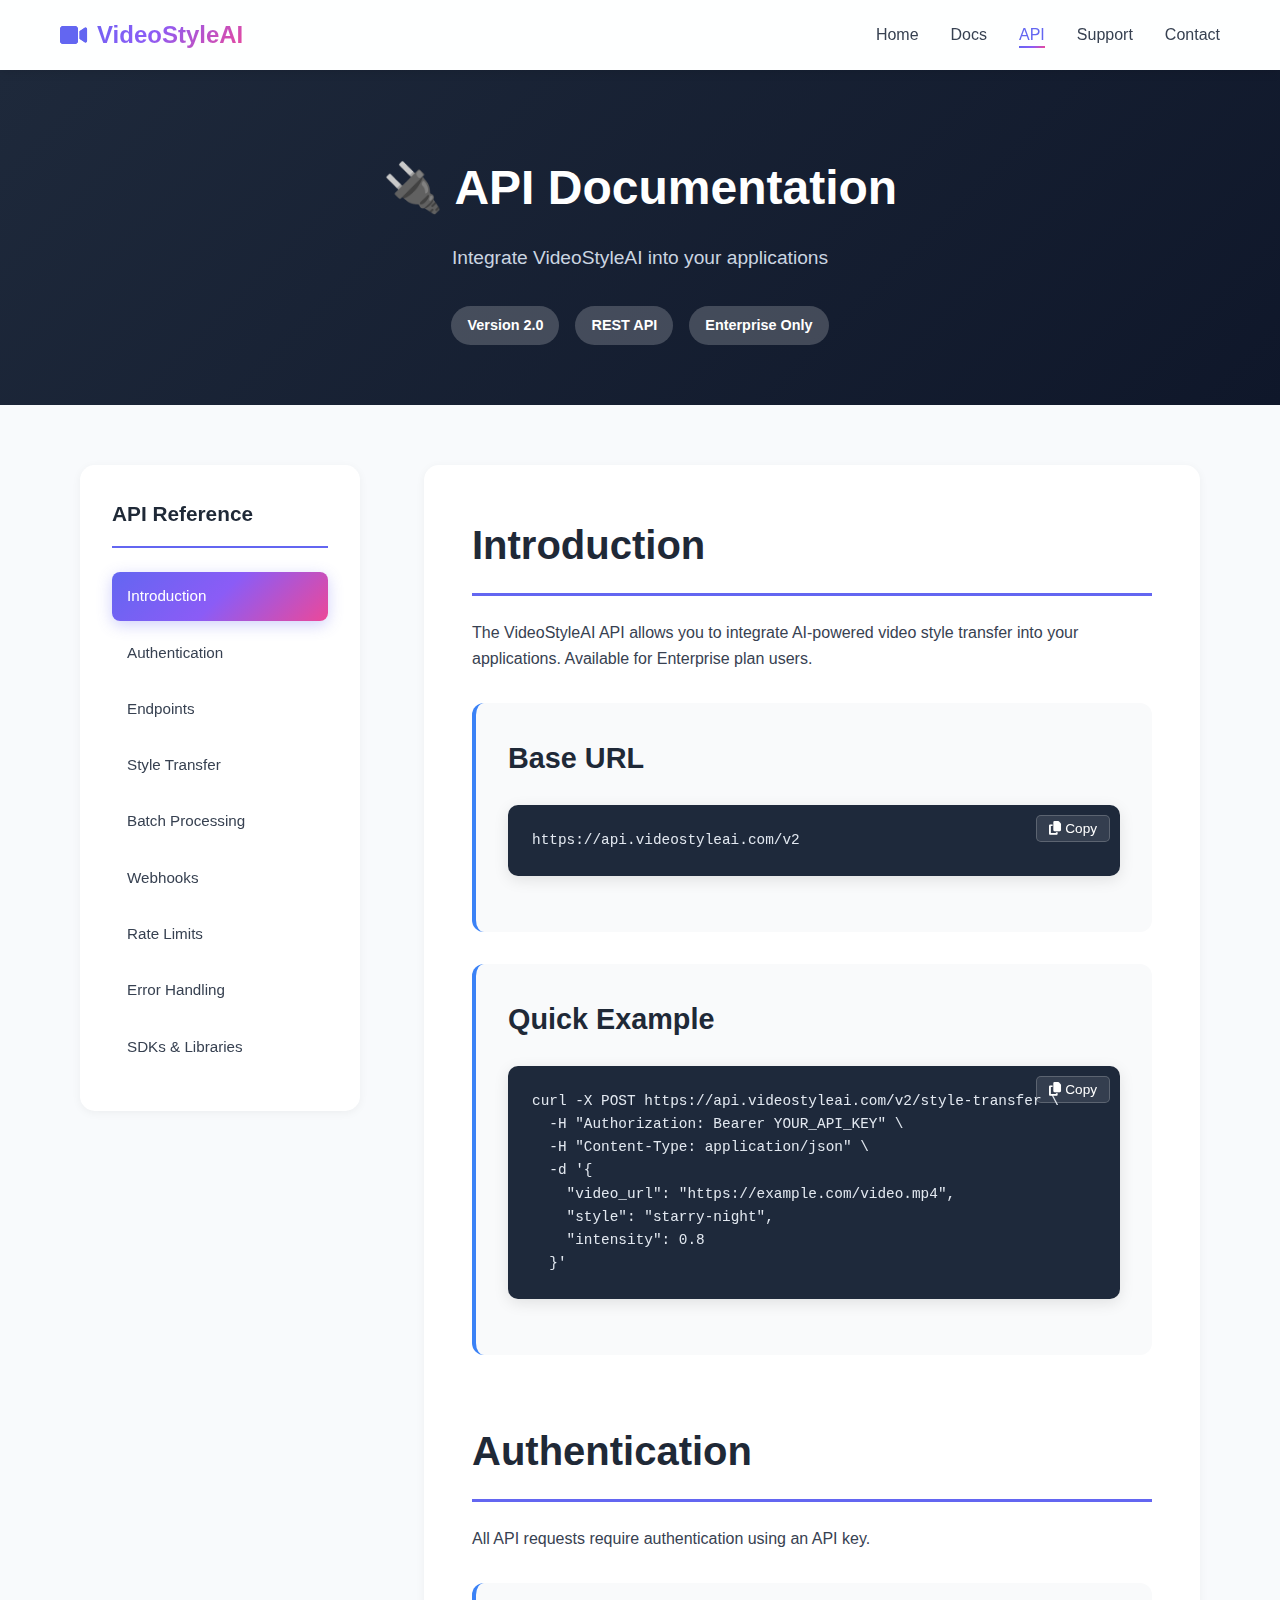
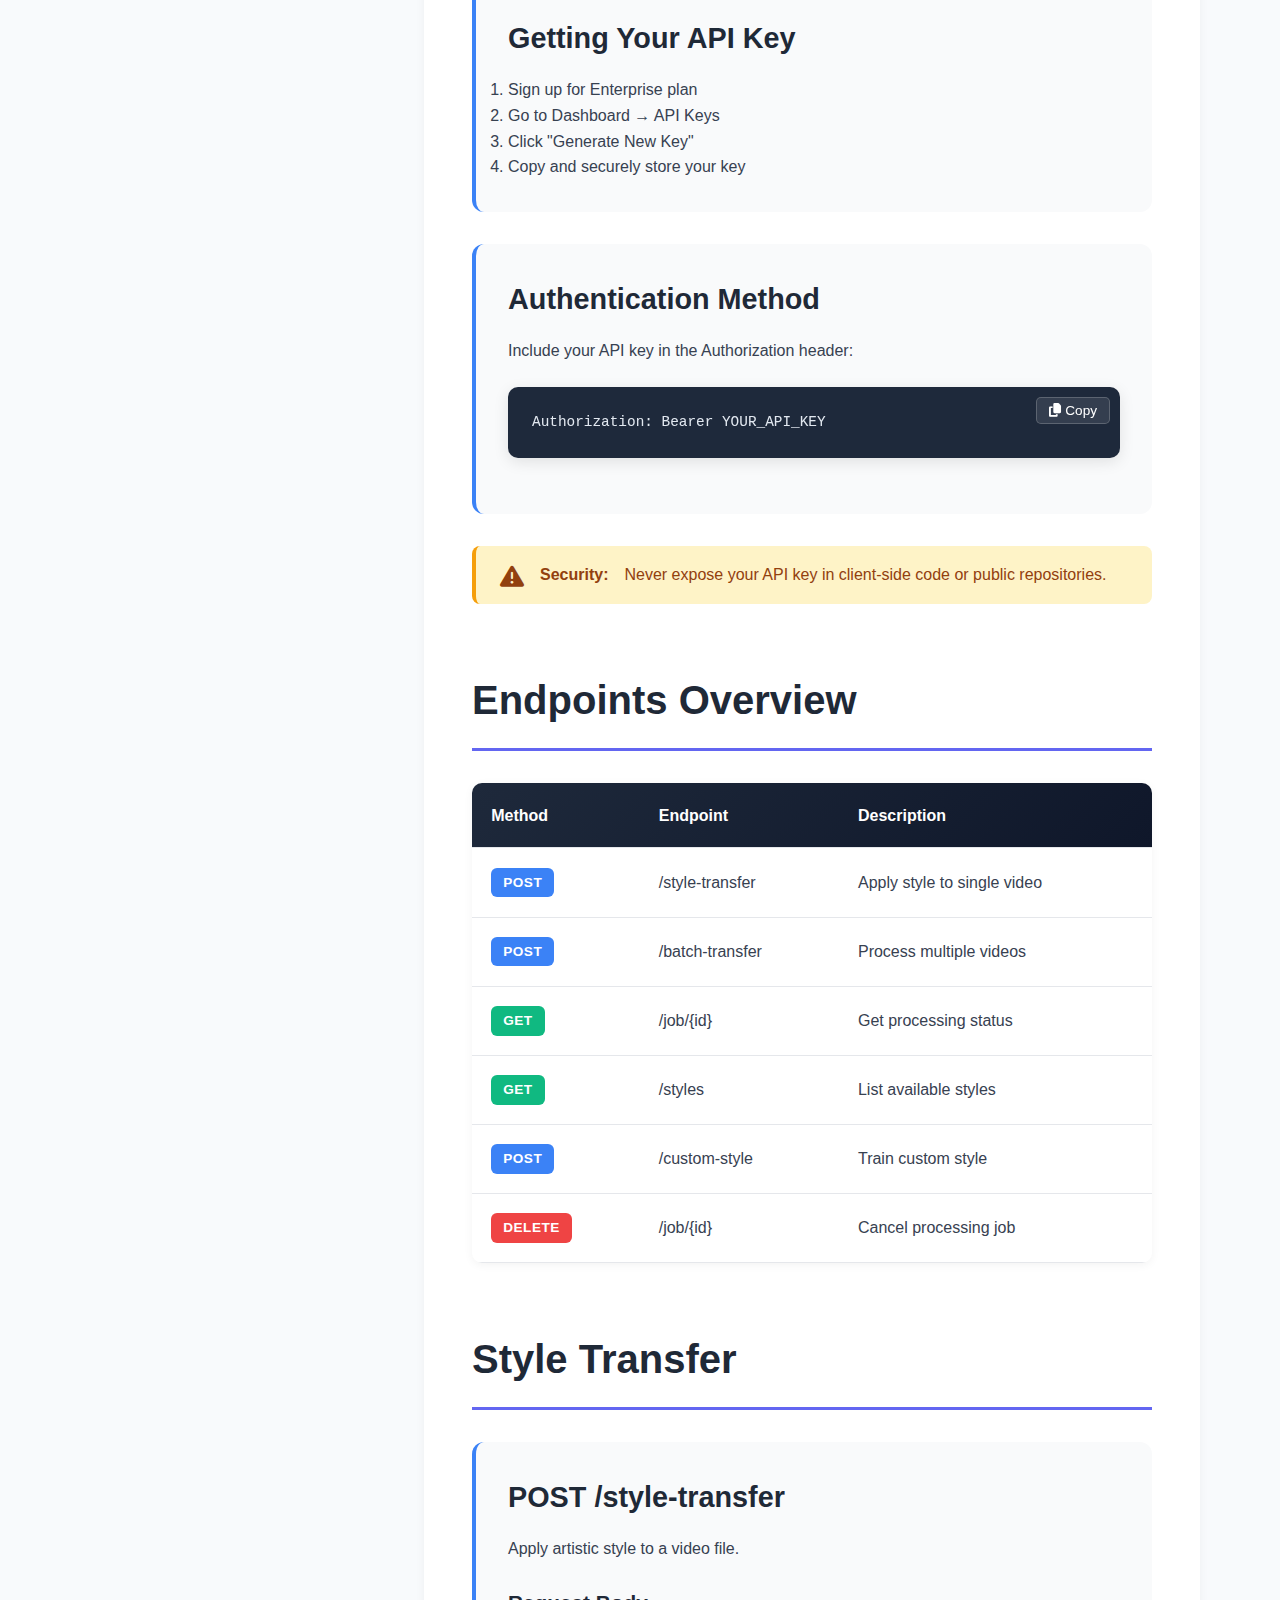
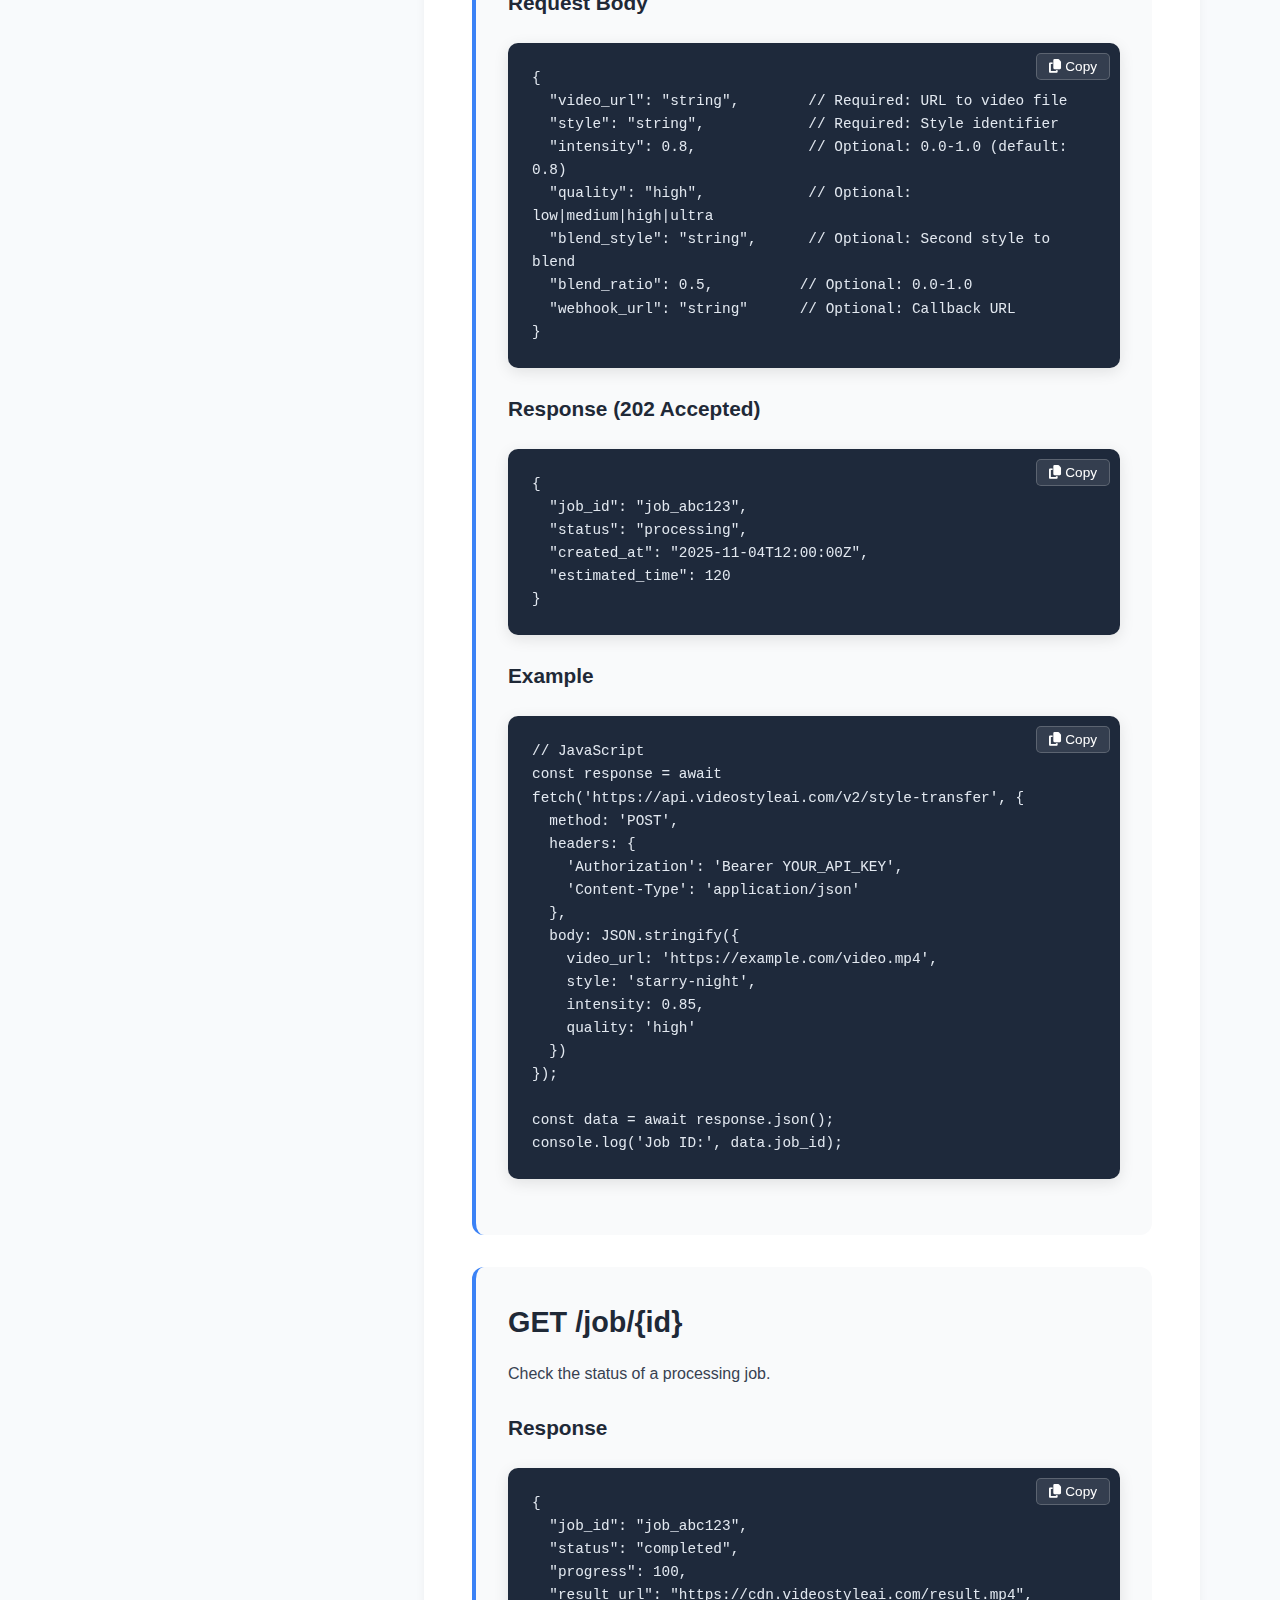
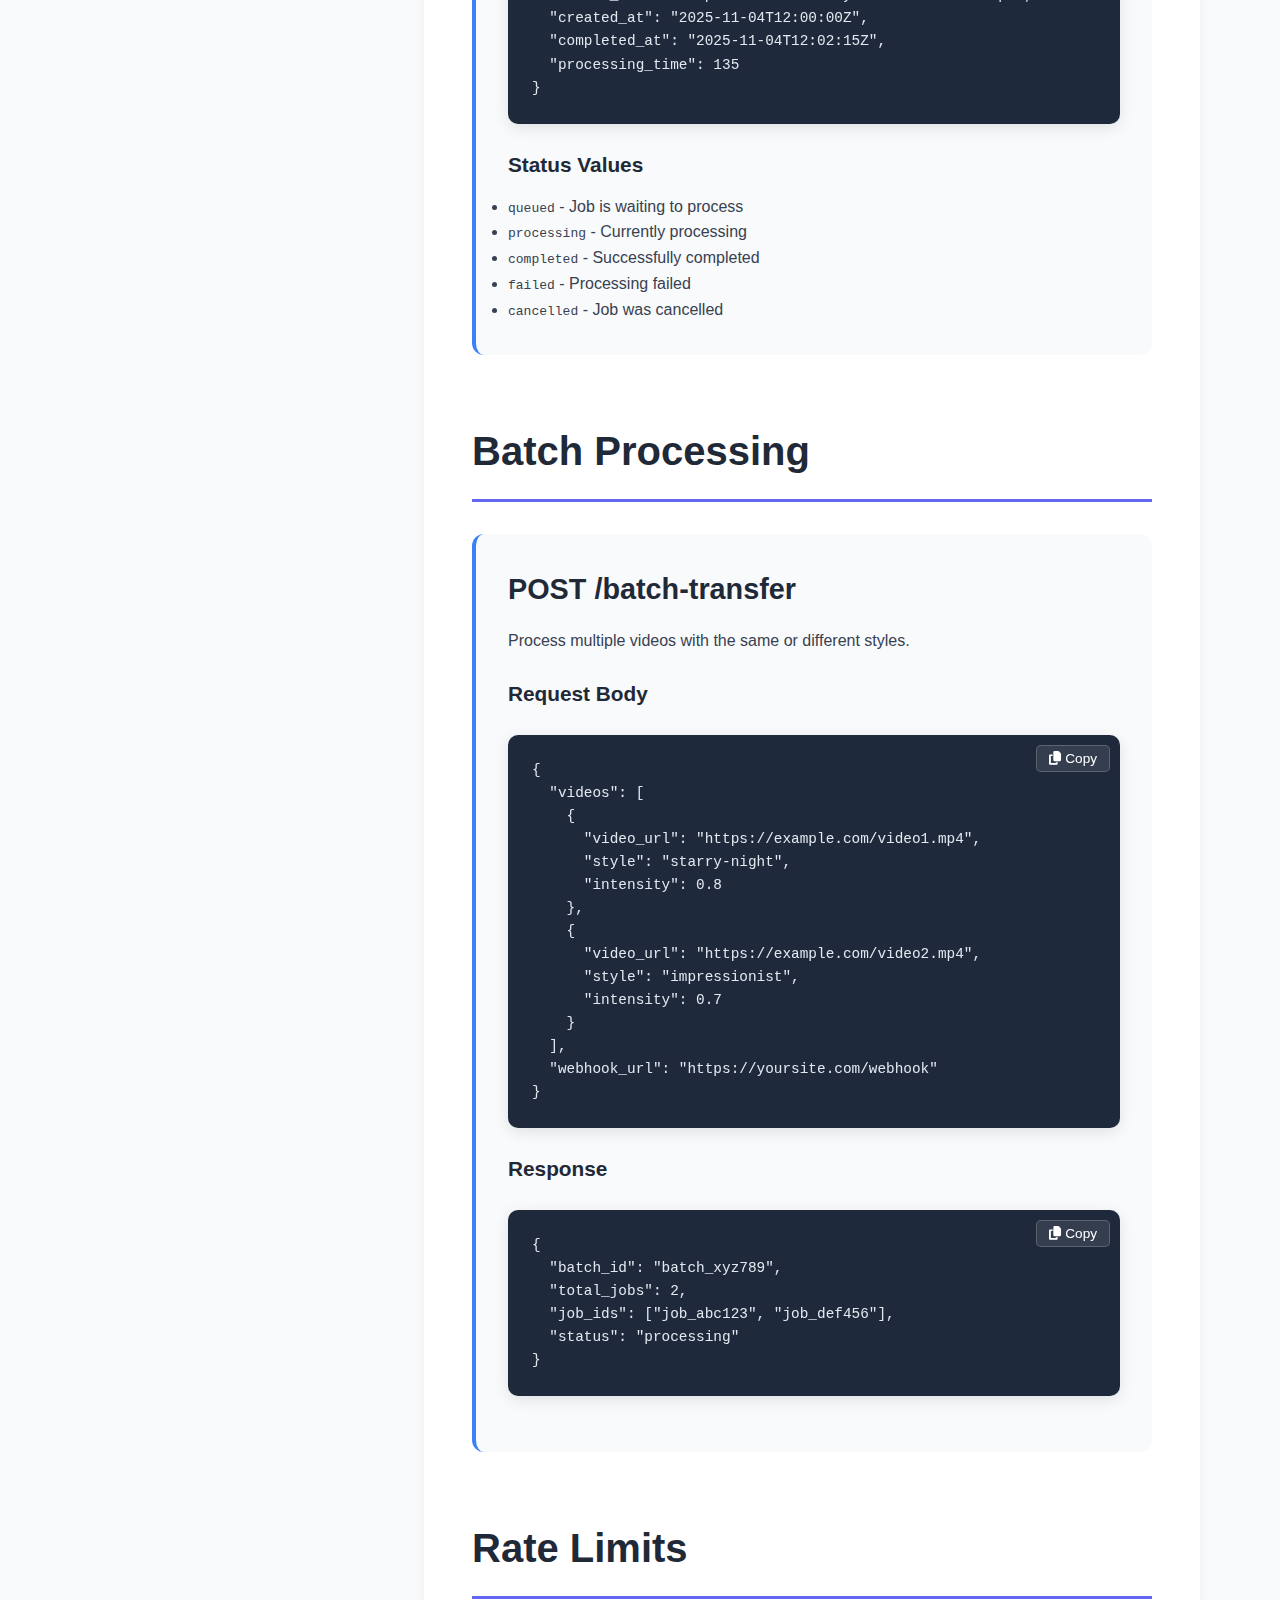
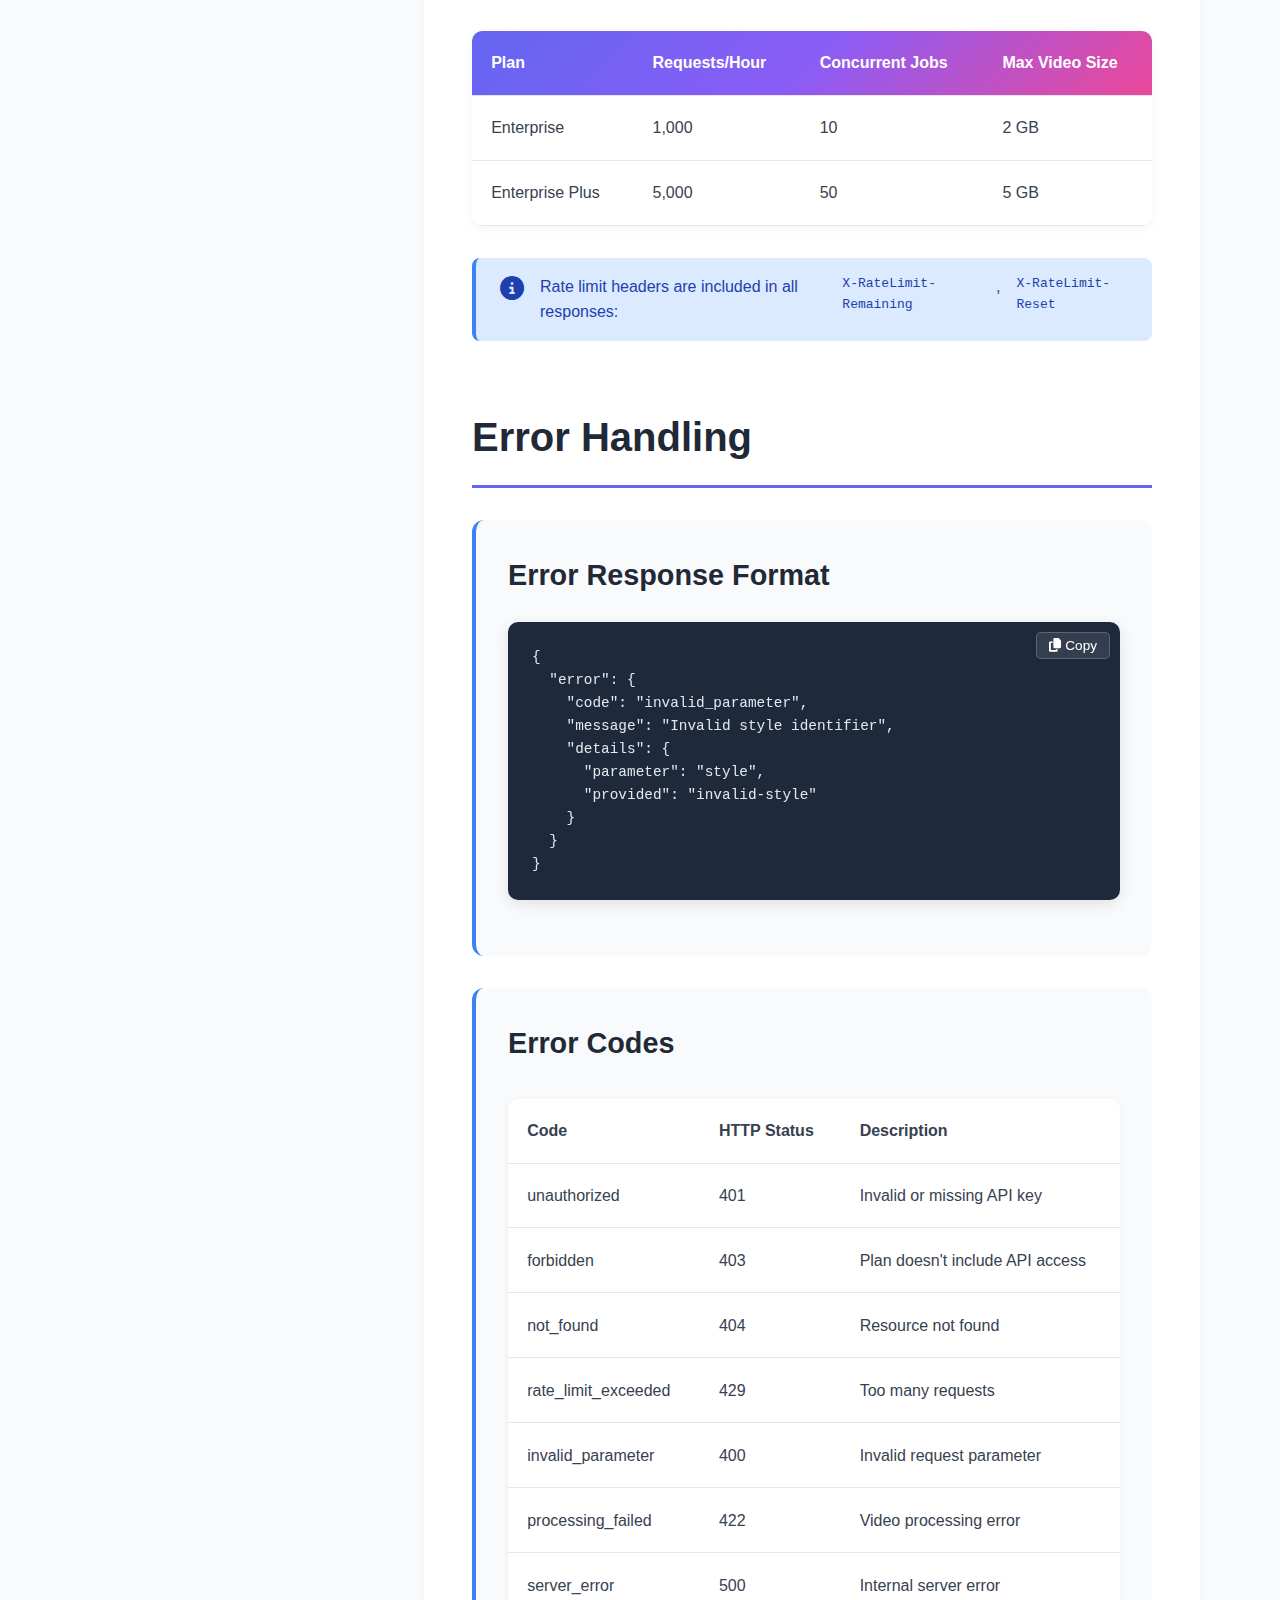
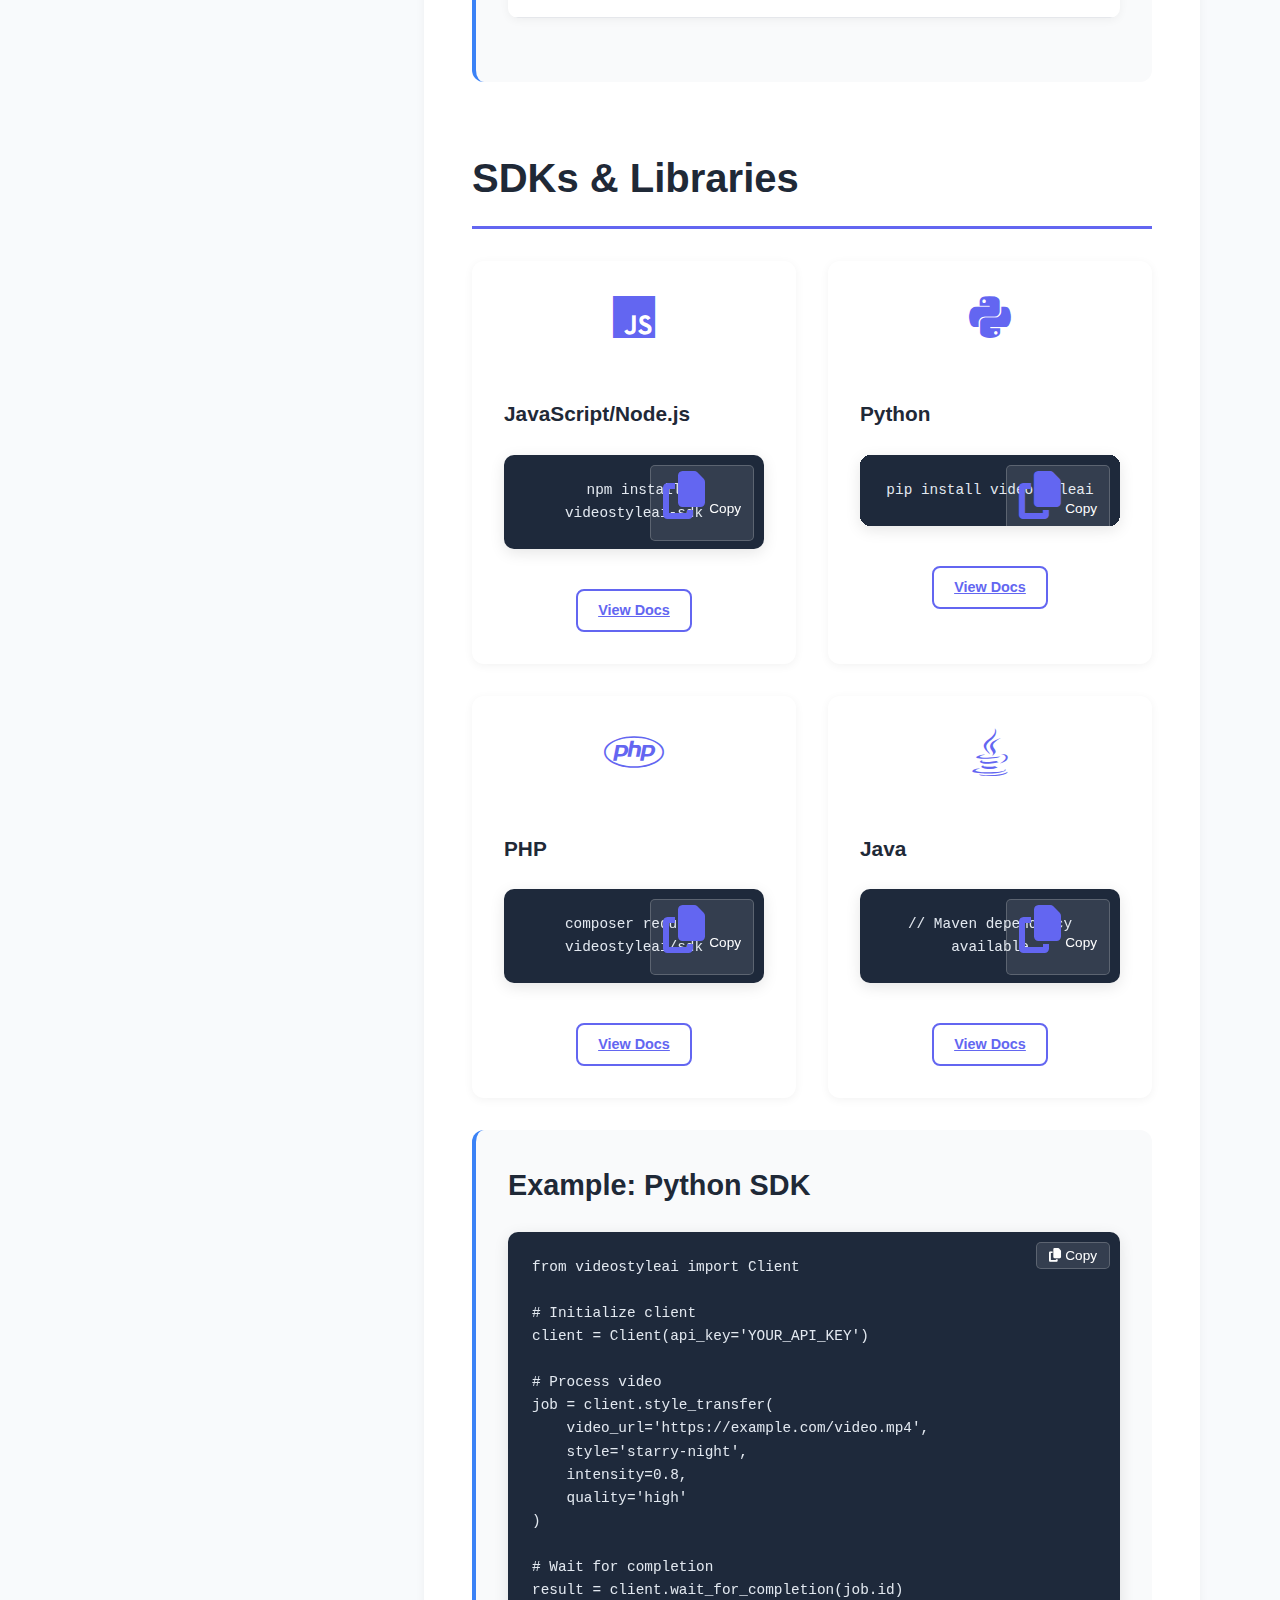
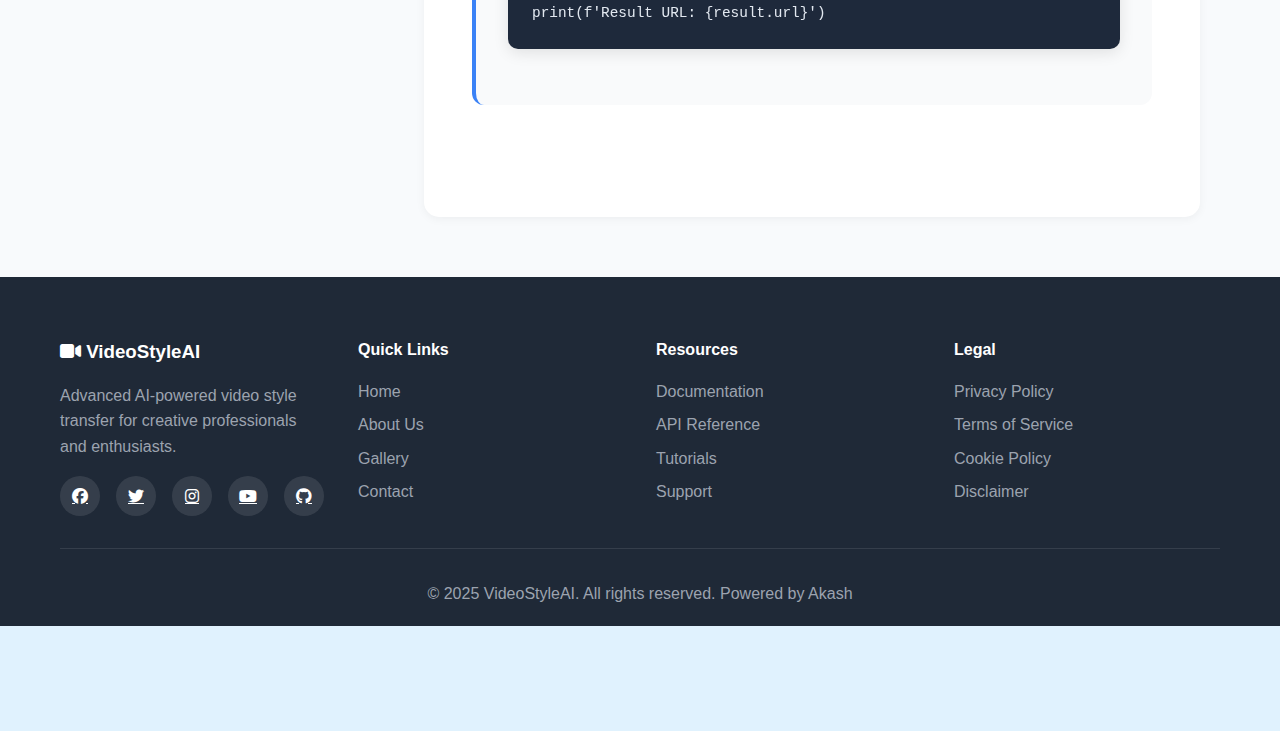
<file: api.html>
<!DOCTYPE html>
<html lang="en">
<head>
    <meta charset="UTF-8">
    <meta name="viewport" content="width=device-width, initial-scale=1.0">
    <title>API Documentation - Video Style Transfer</title>
    <link rel="stylesheet" href="assets/css/style.css">
    <link rel="stylesheet" href="https://cdnjs.cloudflare.com/ajax/libs/font-awesome/6.4.0/css/all.min.css">
</head>
<body>
    <!-- Navigation -->
    <nav class="navbar">
        <div class="nav-container">
            <div class="logo">
                <i class="fas fa-video"></i>
                <span>VideoStyleAI</span>
            </div>
            <ul class="nav-menu" id="navMenu">
                <li><a href="index.html">Home</a></li>
                <li><a href="docs.html">Docs</a></li>
                <li><a href="api.html" class="active">API</a></li>
                <li><a href="support.html">Support</a></li>
                <li><a href="contact.html">Contact</a></li>
            </ul>
            <div class="hamburger" id="hamburger">
                <span></span>
                <span></span>
                <span></span>
            </div>
        </div>
    </nav>

    <!-- API Header -->
    <section class="api-header">
        <div class="container">
            <h1>🔌 API Documentation</h1>
            <p>Integrate VideoStyleAI into your applications</p>
            <div class="api-version">
                <span class="badge">Version 2.0</span>
                <span class="badge">REST API</span>
                <span class="badge">Enterprise Only</span>
            </div>
        </div>
    </section>

    <!-- API Content -->
    <section class="api-content">
        <div class="container">
            <div class="api-layout">
                <!-- Sidebar -->
                <aside class="api-sidebar">
                    <h3>API Reference</h3>
                    <ul class="api-menu">
                        <li class="active"><a href="#introduction">Introduction</a></li>
                        <li><a href="#authentication">Authentication</a></li>
                        <li><a href="#endpoints">Endpoints</a></li>
                        <li><a href="#style-transfer">Style Transfer</a></li>
                        <li><a href="#batch-processing">Batch Processing</a></li>
                        <li><a href="#webhooks">Webhooks</a></li>
                        <li><a href="#rate-limits">Rate Limits</a></li>
                        <li><a href="#errors">Error Handling</a></li>
                        <li><a href="#sdks">SDKs & Libraries</a></li>
                    </ul>
                </aside>

                <!-- Main API Docs -->
                <main class="api-main">
                    <!-- Introduction -->
                    <section id="introduction" class="api-section">
                        <h2>Introduction</h2>
                        <p>The VideoStyleAI API allows you to integrate AI-powered video style transfer into your applications. Available for Enterprise plan users.</p>

                        <div class="api-card">
                            <h3>Base URL</h3>
                            <div class="code-block">
                                <pre><code>https://api.videostyleai.com/v2</code></pre>
                            </div>
                        </div>

                        <div class="api-card">
                            <h3>Quick Example</h3>
                            <div class="code-block">
                                <pre><code>curl -X POST https://api.videostyleai.com/v2/style-transfer \
  -H "Authorization: Bearer YOUR_API_KEY" \
  -H "Content-Type: application/json" \
  -d '{
    "video_url": "https://example.com/video.mp4",
    "style": "starry-night",
    "intensity": 0.8
  }'</code></pre>
                            </div>
                        </div>
                    </section>

                    <!-- Authentication -->
                    <section id="authentication" class="api-section">
                        <h2>Authentication</h2>
                        <p>All API requests require authentication using an API key.</p>

                        <div class="api-card">
                            <h3>Getting Your API Key</h3>
                            <ol>
                                <li>Sign up for Enterprise plan</li>
                                <li>Go to Dashboard → API Keys</li>
                                <li>Click "Generate New Key"</li>
                                <li>Copy and securely store your key</li>
                            </ol>
                        </div>

                        <div class="api-card">
                            <h3>Authentication Method</h3>
                            <p>Include your API key in the Authorization header:</p>
                            <div class="code-block">
                                <pre><code>Authorization: Bearer YOUR_API_KEY</code></pre>
                            </div>
                        </div>

                        <div class="alert alert-warning">
                            <i class="fas fa-exclamation-triangle"></i>
                            <strong>Security:</strong> Never expose your API key in client-side code or public repositories.
                        </div>
                    </section>

                    <!-- Endpoints -->
                    <section id="endpoints" class="api-section">
                        <h2>Endpoints Overview</h2>

                        <table class="endpoints-table">
                            <thead>
                                <tr>
                                    <th>Method</th>
                                    <th>Endpoint</th>
                                    <th>Description</th>
                                </tr>
                            </thead>
                            <tbody>
                                <tr>
                                    <td><span class="method post">POST</span></td>
                                    <td>/style-transfer</td>
                                    <td>Apply style to single video</td>
                                </tr>
                                <tr>
                                    <td><span class="method post">POST</span></td>
                                    <td>/batch-transfer</td>
                                    <td>Process multiple videos</td>
                                </tr>
                                <tr>
                                    <td><span class="method get">GET</span></td>
                                    <td>/job/{id}</td>
                                    <td>Get processing status</td>
                                </tr>
                                <tr>
                                    <td><span class="method get">GET</span></td>
                                    <td>/styles</td>
                                    <td>List available styles</td>
                                </tr>
                                <tr>
                                    <td><span class="method post">POST</span></td>
                                    <td>/custom-style</td>
                                    <td>Train custom style</td>
                                </tr>
                                <tr>
                                    <td><span class="method delete">DELETE</span></td>
                                    <td>/job/{id}</td>
                                    <td>Cancel processing job</td>
                                </tr>
                            </tbody>
                        </table>
                    </section>

                    <!-- Style Transfer -->
                    <section id="style-transfer" class="api-section">
                        <h2>Style Transfer</h2>

                        <div class="api-card">
                            <h3>POST /style-transfer</h3>
                            <p>Apply artistic style to a video file.</p>

                            <h4>Request Body</h4>
                            <div class="code-block">
                                <pre><code>{
  "video_url": "string",        // Required: URL to video file
  "style": "string",            // Required: Style identifier
  "intensity": 0.8,             // Optional: 0.0-1.0 (default: 0.8)
  "quality": "high",            // Optional: low|medium|high|ultra
  "blend_style": "string",      // Optional: Second style to blend
  "blend_ratio": 0.5,          // Optional: 0.0-1.0
  "webhook_url": "string"      // Optional: Callback URL
}</code></pre>
                            </div>

                            <h4>Response (202 Accepted)</h4>
                            <div class="code-block">
                                <pre><code>{
  "job_id": "job_abc123",
  "status": "processing",
  "created_at": "2025-11-04T12:00:00Z",
  "estimated_time": 120
}</code></pre>
                            </div>

                            <h4>Example</h4>
                            <div class="code-block">
                                <pre><code>// JavaScript
const response = await fetch('https://api.videostyleai.com/v2/style-transfer', {
  method: 'POST',
  headers: {
    'Authorization': 'Bearer YOUR_API_KEY',
    'Content-Type': 'application/json'
  },
  body: JSON.stringify({
    video_url: 'https://example.com/video.mp4',
    style: 'starry-night',
    intensity: 0.85,
    quality: 'high'
  })
});

const data = await response.json();
console.log('Job ID:', data.job_id);</code></pre>
                            </div>
                        </div>

                        <div class="api-card">
                            <h3>GET /job/{id}</h3>
                            <p>Check the status of a processing job.</p>

                            <h4>Response</h4>
                            <div class="code-block">
                                <pre><code>{
  "job_id": "job_abc123",
  "status": "completed",
  "progress": 100,
  "result_url": "https://cdn.videostyleai.com/result.mp4",
  "created_at": "2025-11-04T12:00:00Z",
  "completed_at": "2025-11-04T12:02:15Z",
  "processing_time": 135
}</code></pre>
                            </div>

                            <h4>Status Values</h4>
                            <ul>
                                <li><code>queued</code> - Job is waiting to process</li>
                                <li><code>processing</code> - Currently processing</li>
                                <li><code>completed</code> - Successfully completed</li>
                                <li><code>failed</code> - Processing failed</li>
                                <li><code>cancelled</code> - Job was cancelled</li>
                            </ul>
                        </div>
                    </section>

                    <!-- Batch Processing -->
                    <section id="batch-processing" class="api-section">
                        <h2>Batch Processing</h2>

                        <div class="api-card">
                            <h3>POST /batch-transfer</h3>
                            <p>Process multiple videos with the same or different styles.</p>

                            <h4>Request Body</h4>
                            <div class="code-block">
                                <pre><code>{
  "videos": [
    {
      "video_url": "https://example.com/video1.mp4",
      "style": "starry-night",
      "intensity": 0.8
    },
    {
      "video_url": "https://example.com/video2.mp4",
      "style": "impressionist",
      "intensity": 0.7
    }
  ],
  "webhook_url": "https://yoursite.com/webhook"
}</code></pre>
                            </div>

                            <h4>Response</h4>
                            <div class="code-block">
                                <pre><code>{
  "batch_id": "batch_xyz789",
  "total_jobs": 2,
  "job_ids": ["job_abc123", "job_def456"],
  "status": "processing"
}</code></pre>
                            </div>
                        </div>
                    </section>

                    <!-- Rate Limits -->
                    <section id="rate-limits" class="api-section">
                        <h2>Rate Limits</h2>

                        <table class="rate-limits-table">
                            <thead>
                                <tr>
                                    <th>Plan</th>
                                    <th>Requests/Hour</th>
                                    <th>Concurrent Jobs</th>
                                    <th>Max Video Size</th>
                                </tr>
                            </thead>
                            <tbody>
                                <tr>
                                    <td>Enterprise</td>
                                    <td>1,000</td>
                                    <td>10</td>
                                    <td>2 GB</td>
                                </tr>
                                <tr>
                                    <td>Enterprise Plus</td>
                                    <td>5,000</td>
                                    <td>50</td>
                                    <td>5 GB</td>
                                </tr>
                            </tbody>
                        </table>

                        <div class="alert alert-info">
                            <i class="fas fa-info-circle"></i>
                            Rate limit headers are included in all responses: <code>X-RateLimit-Remaining</code>, <code>X-RateLimit-Reset</code>
                        </div>
                    </section>

                    <!-- Error Handling -->
                    <section id="errors" class="api-section">
                        <h2>Error Handling</h2>

                        <div class="api-card">
                            <h3>Error Response Format</h3>
                            <div class="code-block">
                                <pre><code>{
  "error": {
    "code": "invalid_parameter",
    "message": "Invalid style identifier",
    "details": {
      "parameter": "style",
      "provided": "invalid-style"
    }
  }
}</code></pre>
                            </div>
                        </div>

                        <div class="api-card">
                            <h3>Error Codes</h3>
                            <table class="error-codes-table">
                                <tr>
                                    <th>Code</th>
                                    <th>HTTP Status</th>
                                    <th>Description</th>
                                </tr>
                                <tr>
                                    <td>unauthorized</td>
                                    <td>401</td>
                                    <td>Invalid or missing API key</td>
                                </tr>
                                <tr>
                                    <td>forbidden</td>
                                    <td>403</td>
                                    <td>Plan doesn't include API access</td>
                                </tr>
                                <tr>
                                    <td>not_found</td>
                                    <td>404</td>
                                    <td>Resource not found</td>
                                </tr>
                                <tr>
                                    <td>rate_limit_exceeded</td>
                                    <td>429</td>
                                    <td>Too many requests</td>
                                </tr>
                                <tr>
                                    <td>invalid_parameter</td>
                                    <td>400</td>
                                    <td>Invalid request parameter</td>
                                </tr>
                                <tr>
                                    <td>processing_failed</td>
                                    <td>422</td>
                                    <td>Video processing error</td>
                                </tr>
                                <tr>
                                    <td>server_error</td>
                                    <td>500</td>
                                    <td>Internal server error</td>
                                </tr>
                            </table>
                        </div>
                    </section>

                    <!-- SDKs -->
                    <section id="sdks" class="api-section">
                        <h2>SDKs & Libraries</h2>

                        <div class="sdk-grid">
                            <div class="sdk-card">
                                <i class="fab fa-js"></i>
                                <h3>JavaScript/Node.js</h3>
                                <div class="code-block">
                                    <pre><code>npm install videostyleai-sdk</code></pre>
                                </div>
                                <a href="#" class="btn btn-small btn-secondary">View Docs</a>
                            </div>

                            <div class="sdk-card">
                                <i class="fab fa-python"></i>
                                <h3>Python</h3>
                                <div class="code-block">
                                    <pre><code>pip install videostyleai</code></pre>
                                </div>
                                <a href="#" class="btn btn-small btn-secondary">View Docs</a>
                            </div>

                            <div class="sdk-card">
                                <i class="fab fa-php"></i>
                                <h3>PHP</h3>
                                <div class="code-block">
                                    <pre><code>composer require videostyleai/sdk</code></pre>
                                </div>
                                <a href="#" class="btn btn-small btn-secondary">View Docs</a>
                            </div>

                            <div class="sdk-card">
                                <i class="fab fa-java"></i>
                                <h3>Java</h3>
                                <div class="code-block">
                                    <pre><code>// Maven dependency available</code></pre>
                                </div>
                                <a href="#" class="btn btn-small btn-secondary">View Docs</a>
                            </div>
                        </div>

                        <div class="api-card">
                            <h3>Example: Python SDK</h3>
                            <div class="code-block">
                                <pre><code>from videostyleai import Client

# Initialize client
client = Client(api_key='YOUR_API_KEY')

# Process video
job = client.style_transfer(
    video_url='https://example.com/video.mp4',
    style='starry-night',
    intensity=0.8,
    quality='high'
)

# Wait for completion
result = client.wait_for_completion(job.id)
print(f'Result URL: {result.url}')</code></pre>
                            </div>
                        </div>
                    </section>
                </main>
            </div>
        </div>
    </section>

    <!-- Footer -->
     <footer class="footer">
        <div class="container">
            <div class="footer-content">
                <div class="footer-section">
                    <h3><i class="fas fa-video"></i> VideoStyleAI</h3>
                    <p>Advanced AI-powered video style transfer for creative professionals and enthusiasts.</p>
                    <div class="social-links">
                        <a href="#"><i class="fab fa-facebook"></i></a>
                        <a href="#"><i class="fab fa-twitter"></i></a>
                        <a href="#"><i class="fab fa-instagram"></i></a>
                        <a href="#"><i class="fab fa-youtube"></i></a>
                        <a href="#"><i class="fab fa-github"></i></a>
                    </div>
                </div>
                <div class="footer-section">
                    <h4>Quick Links</h4>
                    <ul>
                        <li><a href="index.html">Home</a></li>
                        <li><a href="about.html">About Us</a></li>
                        <li><a href="gallery.html">Gallery</a></li>
                        <li><a href="contact.html">Contact</a></li>
                    </ul>
                </div>
                <div class="footer-section">
                    <h4>Resources</h4>
                    <ul>
                        <li><a href="docs.html">Documentation</a></li>
                        <li><a href="api.html">API Reference</a></li>
                        <li><a href="tutorials.html">Tutorials</a></li>
                        <li><a href="support.html">Support</a></li>
                    </ul>
                </div>
                <div class="footer-section">
                    <h4>Legal</h4>
                    <ul>
                        <li><a href="privacy.html">Privacy Policy</a></li>
                        <li><a href="terms.html">Terms of Service</a></li>
                        <li><a href="cookies.html">Cookie Policy</a></li>
                        <li><a href="disclaimer.html">Disclaimer</a></li>
                    </ul>
                </div>
            </div>
            <div class="footer-bottom">
                <p>&copy; 2025 VideoStyleAI. All rights reserved. Powered by Akash</p>
            </div>
        </div>
    </footer>

    <script src="assets/js/main.js"></script>
</body>
</html>
</file>
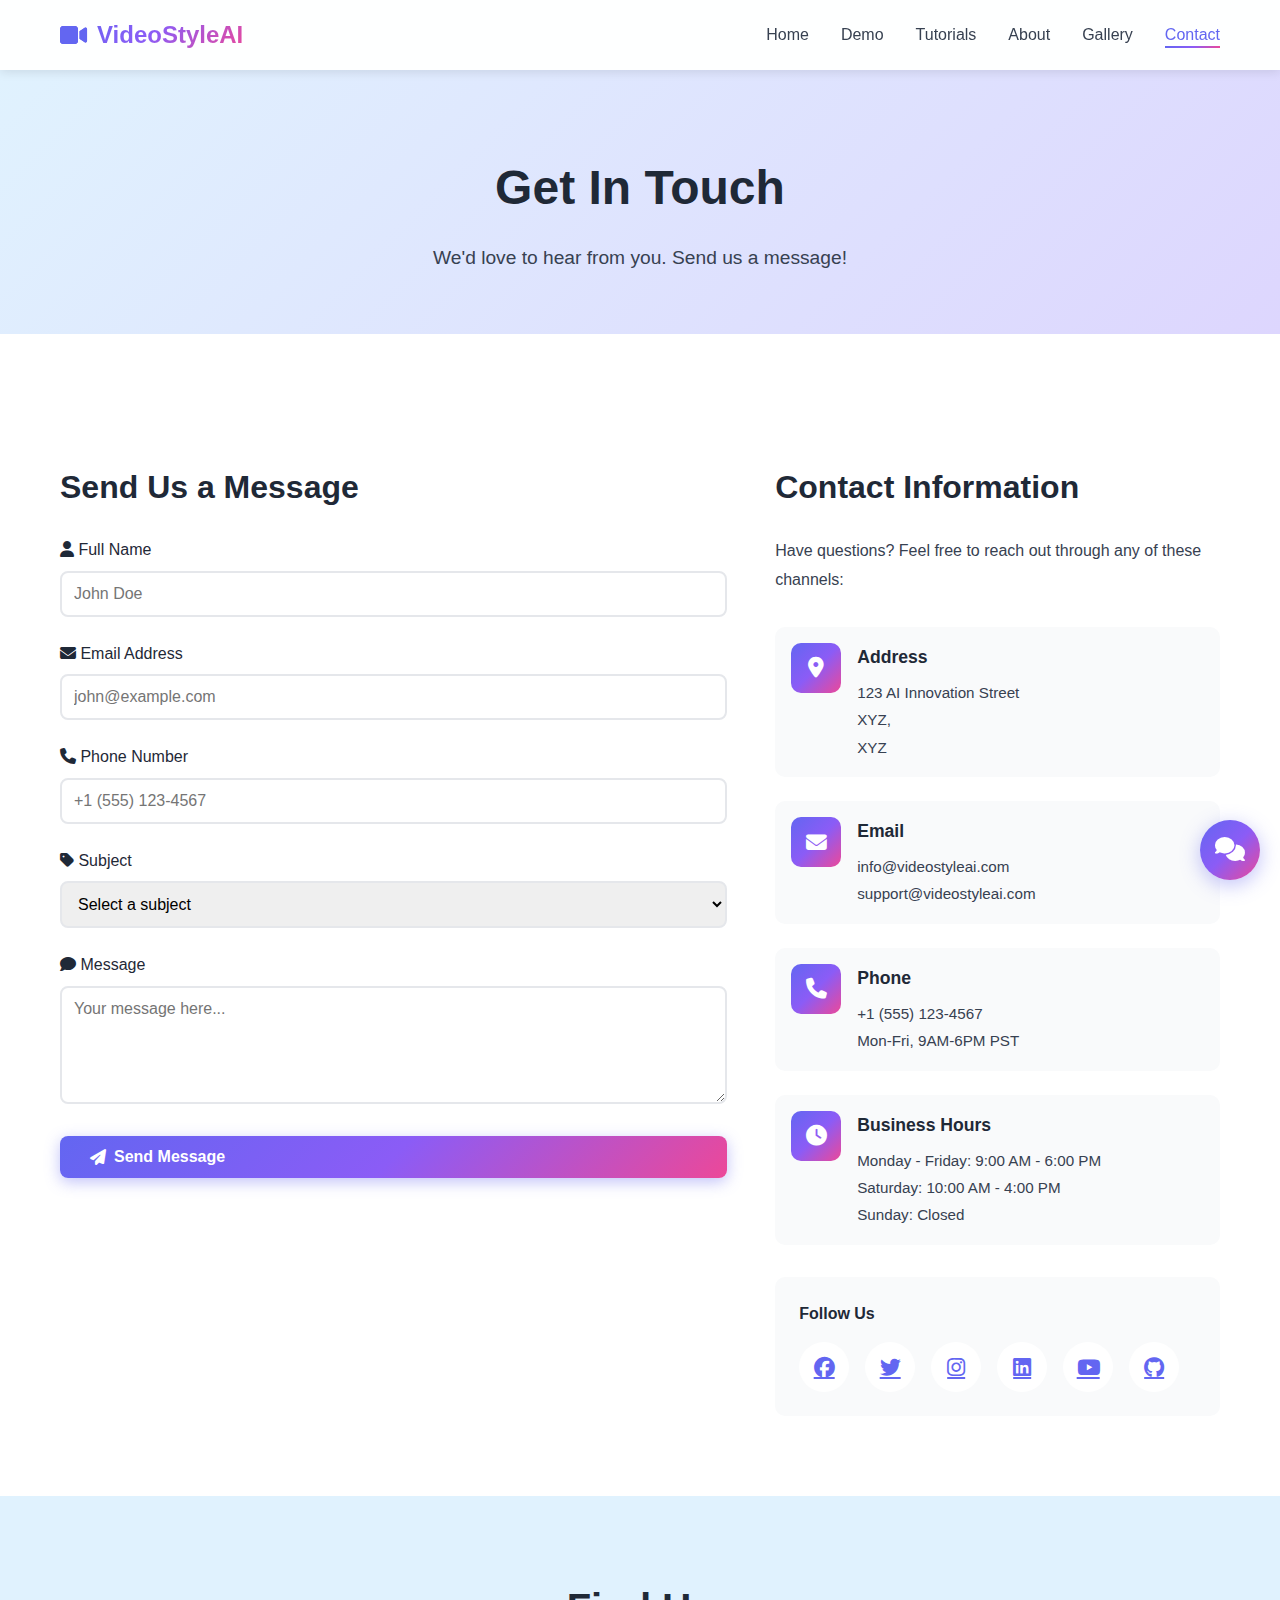
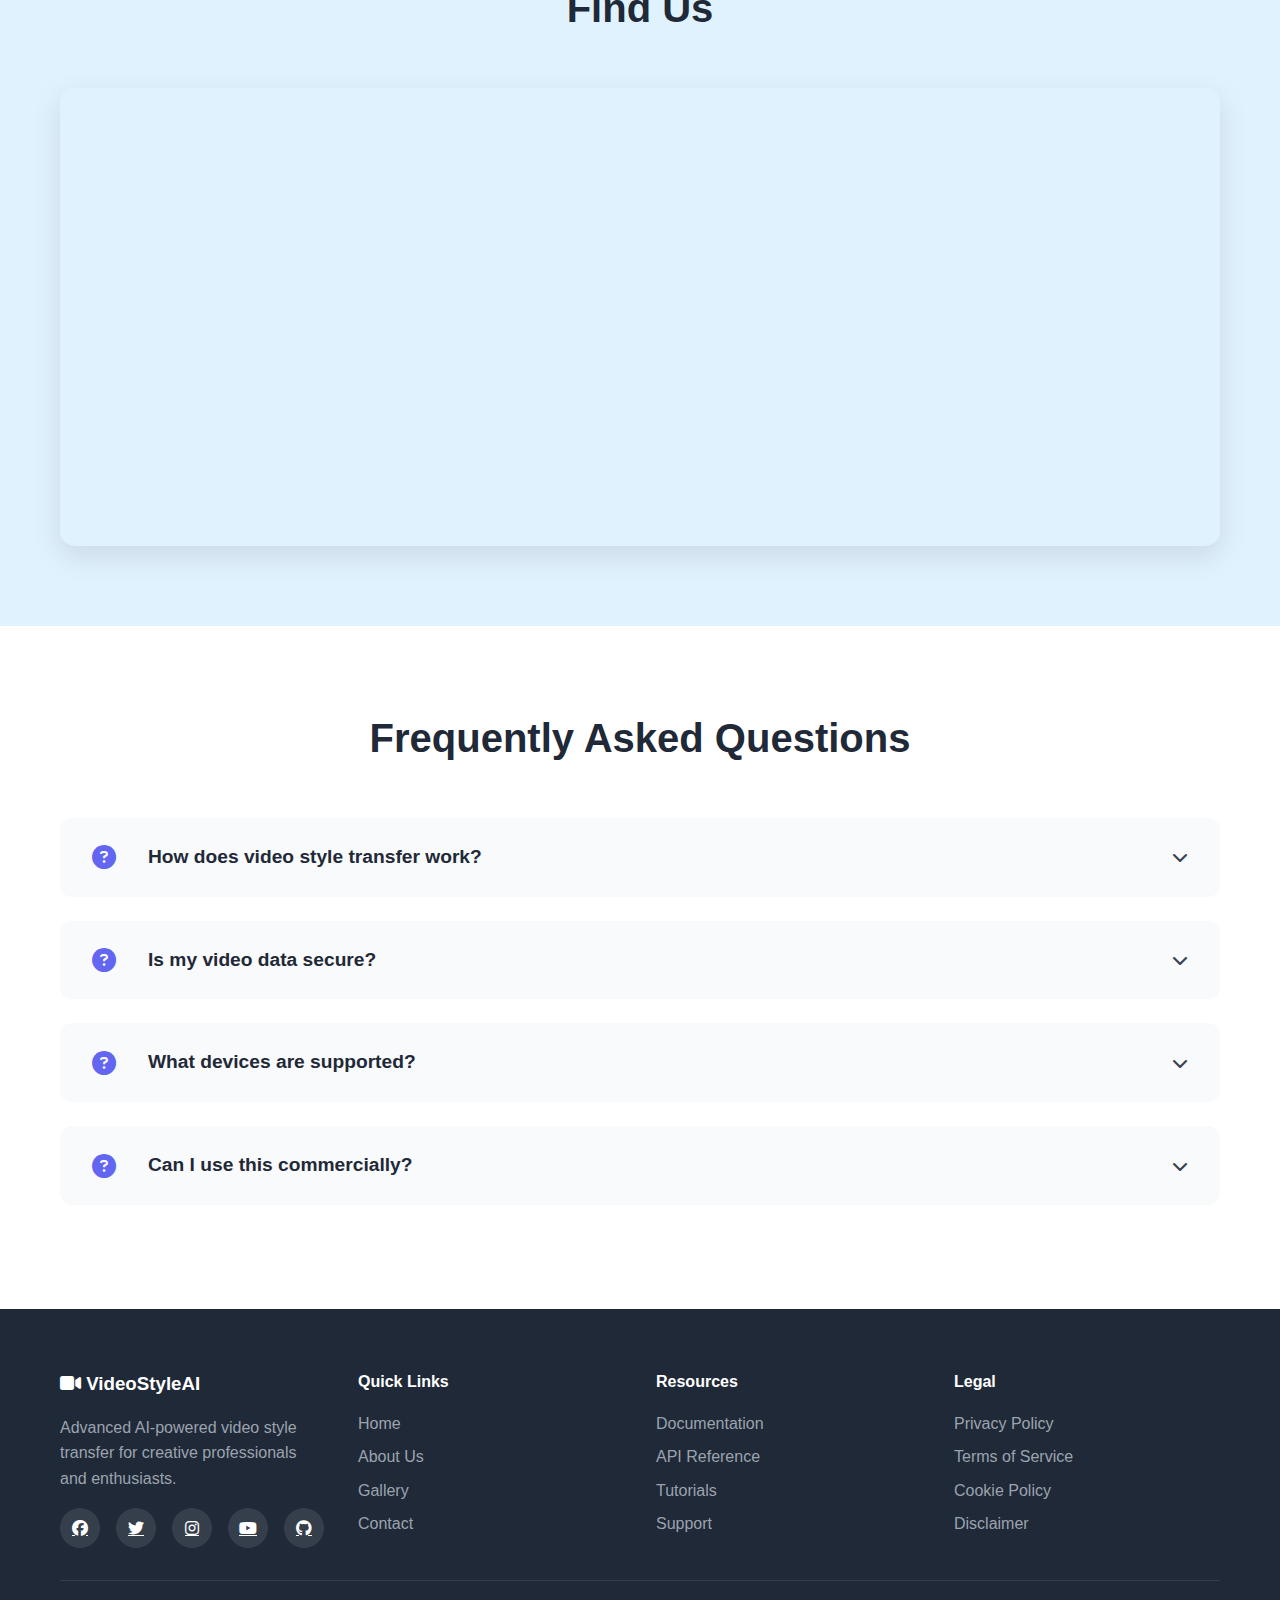
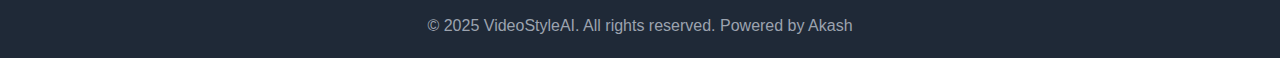
<file: contact.html>
<!DOCTYPE html>
<html lang="en">
<head>
    <meta charset="UTF-8">
    <meta name="viewport" content="width=device-width, initial-scale=1.0">
    <title>Contact Us - Video Style Transfer</title>
    <link rel="stylesheet" href="assets/css/style.css">
    <link rel="stylesheet" href="https://cdnjs.cloudflare.com/ajax/libs/font-awesome/6.4.0/css/all.min.css">
</head>
<body>
    <!-- Navigation -->
    <nav class="navbar">
        <div class="nav-container">
            <div class="logo">
                <i class="fas fa-video"></i>
                <span>VideoStyleAI</span>
            </div>
            <ul class="nav-menu" id="navMenu">
                <li><a href="index.html">Home</a></li>
                <li><a href="demo.html">Demo</a></li>
                <li><a href="tutorials.html">Tutorials</a></li>
                <li><a href="about.html">About</a></li>
                <li><a href="gallery.html">Gallery</a></li>
                <li><a href="contact.html" class="active">Contact</a></li>
            </ul>
            <div class="hamburger" id="hamburger">
                <span></span>
                <span></span>
                <span></span>
            </div>
        </div>
    </nav>

    <!-- Page Header -->
    <section class="page-header">
        <div class="container">
            <h1>Get In Touch</h1>
            <p>We'd love to hear from you. Send us a message!</p>
        </div>
    </section>

    <!-- Contact Section -->
    <section class="contact-section">
        <div class="container">
            <div class="contact-grid">
                <!-- Contact Form -->
                <div class="contact-form-container">
                    <h2>Send Us a Message</h2>
                    <form class="contact-form" id="contactForm">
                        <div class="form-group">
                            <label for="name"><i class="fas fa-user"></i> Full Name</label>
                            <input type="text" id="name" name="name" placeholder="John Doe" required>
                        </div>
                        <div class="form-group">
                            <label for="email"><i class="fas fa-envelope"></i> Email Address</label>
                            <input type="email" id="email" name="email" placeholder="john@example.com" required>
                        </div>
                        <div class="form-group">
                            <label for="phone"><i class="fas fa-phone"></i> Phone Number</label>
                            <input type="tel" id="phone" name="phone" placeholder="+1 (555) 123-4567">
                        </div>
                        <div class="form-group">
                            <label for="subject"><i class="fas fa-tag"></i> Subject</label>
                            <select id="subject" name="subject" required>
                                <option value="">Select a subject</option>
                                <option value="general">General Inquiry</option>
                                <option value="support">Technical Support</option>
                                <option value="feedback">Feedback</option>
                                <option value="business">Business Inquiry</option>
                                <option value="bug">Report a Bug</option>
                            </select>
                        </div>
                        <div class="form-group">
                            <label for="message"><i class="fas fa-comment"></i> Message</label>
                            <textarea id="message" name="message" rows="5" placeholder="Your message here..." required></textarea>
                        </div>
                        <button type="submit" class="btn btn-primary">
                            <i class="fas fa-paper-plane"></i> Send Message
                        </button>
                    </form>
                    <div class="form-success" id="formSuccess" style="display: none;">
                        <i class="fas fa-check-circle"></i>
                        <p>Thank you! Your message has been sent successfully.</p>
                    </div>
                </div>

                <!-- Contact Info -->
                <div class="contact-info">
                    <h2>Contact Information</h2>
                    <p>Have questions? Feel free to reach out through any of these channels:</p>

                    <div class="info-items">
                        <div class="info-item">
                            <div class="info-icon">
                                <i class="fas fa-map-marker-alt"></i>
                            </div>
                            <div class="info-text">
                                <h4>Address</h4>
                                <p>123 AI Innovation Street<br>XYZ, <br>XYZ</p>
                            </div>
                        </div>

                        <div class="info-item">
                            <div class="info-icon">
                                <i class="fas fa-envelope"></i>
                            </div>
                            <div class="info-text">
                                <h4>Email</h4>
                                <p>info@videostyleai.com<br>support@videostyleai.com</p>
                            </div>
                        </div>

                        <div class="info-item">
                            <div class="info-icon">
                                <i class="fas fa-phone"></i>
                            </div>
                            <div class="info-text">
                                <h4>Phone</h4>
                                <p>+1 (555) 123-4567<br>Mon-Fri, 9AM-6PM PST</p>
                            </div>
                        </div>

                        <div class="info-item">
                            <div class="info-icon">
                                <i class="fas fa-clock"></i>
                            </div>
                            <div class="info-text">
                                <h4>Business Hours</h4>
                                <p>Monday - Friday: 9:00 AM - 6:00 PM<br>Saturday: 10:00 AM - 4:00 PM<br>Sunday: Closed</p>
                            </div>
                        </div>
                    </div>

                    <div class="social-contact">
                        <h4>Follow Us</h4>
                        <div class="social-links-large">
                            <a href="#"><i class="fab fa-facebook"></i></a>
                            <a href="#"><i class="fab fa-twitter"></i></a>
                            <a href="#"><i class="fab fa-instagram"></i></a>
                            <a href="#"><i class="fab fa-linkedin"></i></a>
                            <a href="#"><i class="fab fa-youtube"></i></a>
                            <a href="#"><i class="fab fa-github"></i></a>
                        </div>
                    </div>
                </div>
            </div>
        </div>
    </section>

    <!-- Map Section -->
    <section class="map-section">
        <div class="container">
            <h2 class="section-title">Find Us</h2>
            <div class="map-container">
                <iframe
                    src="https://www.google.com/maps/embed?pb=!1m18!1m12!1m3!1d3153.019429197776!2d-122.41941548468197!3d37.77492997975903!2m3!1f0!2f0!3f0!3m2!1i1024!2i768!4f13.1!3m3!1m2!1s0x8085809c6c8f4459%3A0xb10ed6d9b5050fa5!2sSan%20Francisco%2C%20CA!5e0!3m2!1sen!2sus!4v1234567890123!5m2!1sen!2sus"
                    width="100%"
                    height="450"
                    style="border:0;"
                    allowfullscreen=""
                    loading="lazy"
                    referrerpolicy="no-referrer-when-downgrade">
                </iframe>
            </div>
        </div>
    </section>

    <!-- FAQ Section -->
    <section class="faq-section">
        <div class="container">
            <h2 class="section-title">Frequently Asked Questions</h2>
            <div class="faq-grid">
                <div class="faq-item">
                    <div class="faq-question">
                        <i class="fas fa-question-circle"></i>
                        <h3>How does video style transfer work?</h3>
                        <i class="fas fa-chevron-down"></i>
                    </div>
                    <div class="faq-answer">
                        <p>Video style transfer uses deep neural networks to analyze artistic styles from famous paintings and apply them to your video frames while preserving the original content structure. The process happens in real-time using TensorFlow.js.</p>
                    </div>
                </div>

                <div class="faq-item">
                    <div class="faq-question">
                        <i class="fas fa-question-circle"></i>
                        <h3>Is my video data secure?</h3>
                        <i class="fas fa-chevron-down"></i>
                    </div>
                    <div class="faq-answer">
                        <p>Absolutely! All processing happens locally in your browser. Your videos never leave your device, ensuring complete privacy and security. We don't collect, store, or transmit any of your video data.</p>
                    </div>
                </div>

                <div class="faq-item">
                    <div class="faq-question">
                        <i class="fas fa-question-circle"></i>
                        <h3>What devices are supported?</h3>
                        <i class="fas fa-chevron-down"></i>
                    </div>
                    <div class="faq-answer">
                        <p>Our platform works on desktop computers, tablets, and modern smartphones with WebGL support. For best performance, we recommend using a desktop with a dedicated GPU.</p>
                    </div>
                </div>

                <div class="faq-item">
                    <div class="faq-question">
                        <i class="fas fa-question-circle"></i>
                        <h3>Can I use this commercially?</h3>
                        <i class="fas fa-chevron-down"></i>
                    </div>
                    <div class="faq-answer">
                        <p>Yes! You can use the stylized videos for commercial purposes. However, please review our terms of service for complete details about licensing and usage rights.</p>
                    </div>
                </div>
            </div>
        </div>
    </section>

    <!-- Footer -->
     <footer class="footer">
        <div class="container">
            <div class="footer-content">
                <div class="footer-section">
                    <h3><i class="fas fa-video"></i> VideoStyleAI</h3>
                    <p>Advanced AI-powered video style transfer for creative professionals and enthusiasts.</p>
                    <div class="social-links">
                        <a href="#"><i class="fab fa-facebook"></i></a>
                        <a href="#"><i class="fab fa-twitter"></i></a>
                        <a href="#"><i class="fab fa-instagram"></i></a>
                        <a href="#"><i class="fab fa-youtube"></i></a>
                        <a href="#"><i class="fab fa-github"></i></a>
                    </div>
                </div>
                <div class="footer-section">
                    <h4>Quick Links</h4>
                    <ul>
                        <li><a href="index.html">Home</a></li>
                        <li><a href="about.html">About Us</a></li>
                        <li><a href="gallery.html">Gallery</a></li>
                        <li><a href="contact.html">Contact</a></li>
                    </ul>
                </div>
                <div class="footer-section">
                    <h4>Resources</h4>
                    <ul>
                        <li><a href="docs.html">Documentation</a></li>
                        <li><a href="api.html">API Reference</a></li>
                        <li><a href="tutorials.html">Tutorials</a></li>
                        <li><a href="support.html">Support</a></li>
                    </ul>
                </div>
                <div class="footer-section">
                    <h4>Legal</h4>
                    <ul>
                        <li><a href="privacy.html">Privacy Policy</a></li>
                        <li><a href="terms.html">Terms of Service</a></li>
                        <li><a href="cookies.html">Cookie Policy</a></li>
                        <li><a href="disclaimer.html">Disclaimer</a></li>
                    </ul>
                </div>
            </div>
            <div class="footer-bottom">
                <p>&copy; 2025 VideoStyleAI. All rights reserved. Powered by Akash</p>
            </div>
        </div>
    </footer>

    <!-- Chatbot -->
    <div class="chatbot-container" id="chatbotContainer">
        <div class="chatbot-header" onclick="toggleChatbot()">
            <i class="fas fa-robot"></i>
            <span>AI Assistant</span>
            <i class="fas fa-chevron-down" id="chatbotToggle"></i>
        </div>
        <div class="chatbot-body" id="chatbotBody">
            <div class="chat-messages" id="chatMessages">
                <div class="bot-message">
                    <i class="fas fa-robot"></i>
                    <p>Hello! I'm your AI assistant. How can I help you today?</p>
                </div>
            </div>
            <div class="chat-input">
                <label for="chatInput"></label><input type="text" id="chatInput" placeholder="Type your message...">
                <button onclick="sendMessage()"><i class="fas fa-paper-plane"></i></button>
            </div>
        </div>
    </div>
    <button class="chatbot-trigger" onclick="openChatbot()">
        <i class="fas fa-comments"></i>
    </button>

    <script src="assets/js/chatbot.js"></script>
    <script src="assets/js/main.js"></script>
    <script>
        // Contact Form Handling
        document.getElementById('contactForm').addEventListener('submit', function(e) {
            e.preventDefault();

            // Simulate form submission
            setTimeout(() => {
                document.getElementById('contactForm').style.display = 'none';
                document.getElementById('formSuccess').style.display = 'block';

                // Reset form after 3 seconds
                setTimeout(() => {
                    document.getElementById('contactForm').reset();
                    document.getElementById('contactForm').style.display = 'block';
                    document.getElementById('formSuccess').style.display = 'none';
                }, 3000);
            }, 500);
        });

        // FAQ Accordion
        document.querySelectorAll('.faq-question').forEach(question => {
            question.addEventListener('click', () => {
                const faqItem = question.parentElement;
                const isActive = faqItem.classList.contains('active');

                // Close all FAQ items
                document.querySelectorAll('.faq-item').forEach(item => {
                    item.classList.remove('active');
                });

                // Open clicked item if it wasn't active
                if (!isActive) {
                    faqItem.classList.add('active');
                }
            });
        });
    </script>
</body>
</html>
</file>
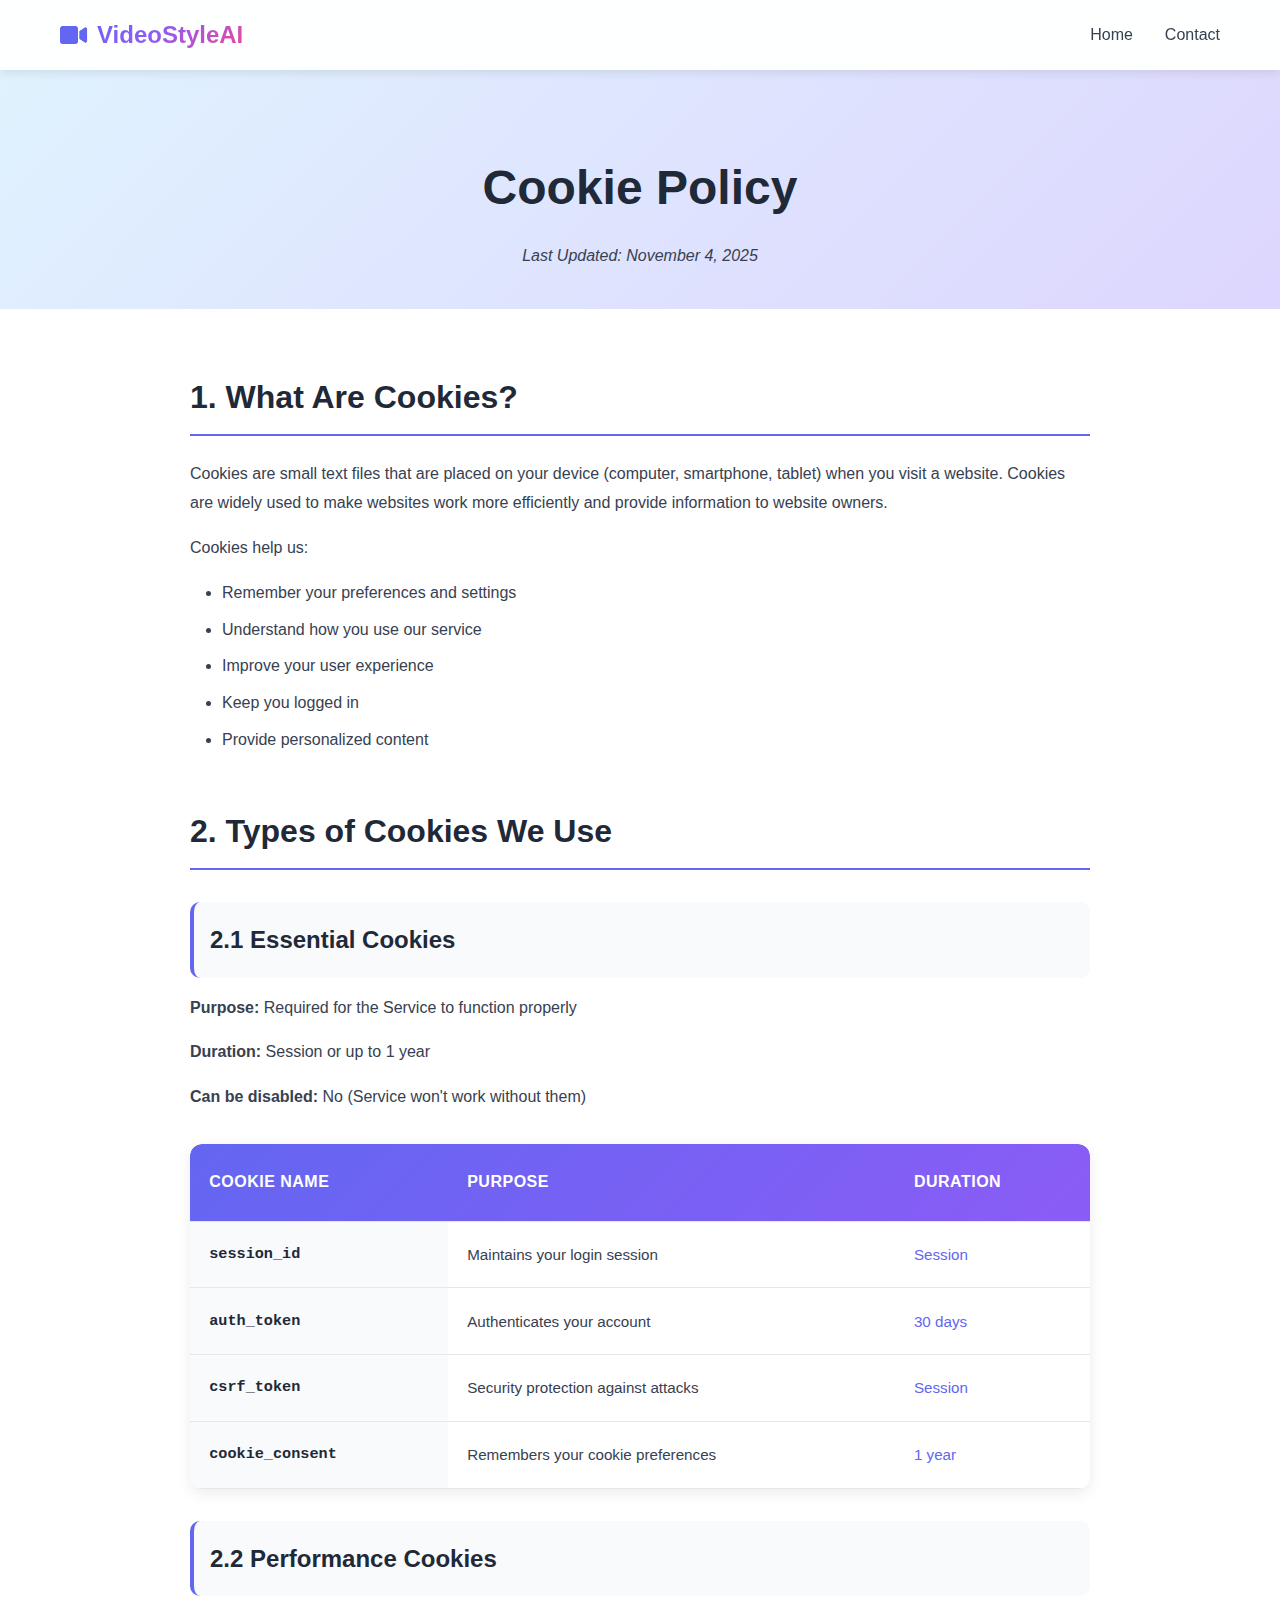
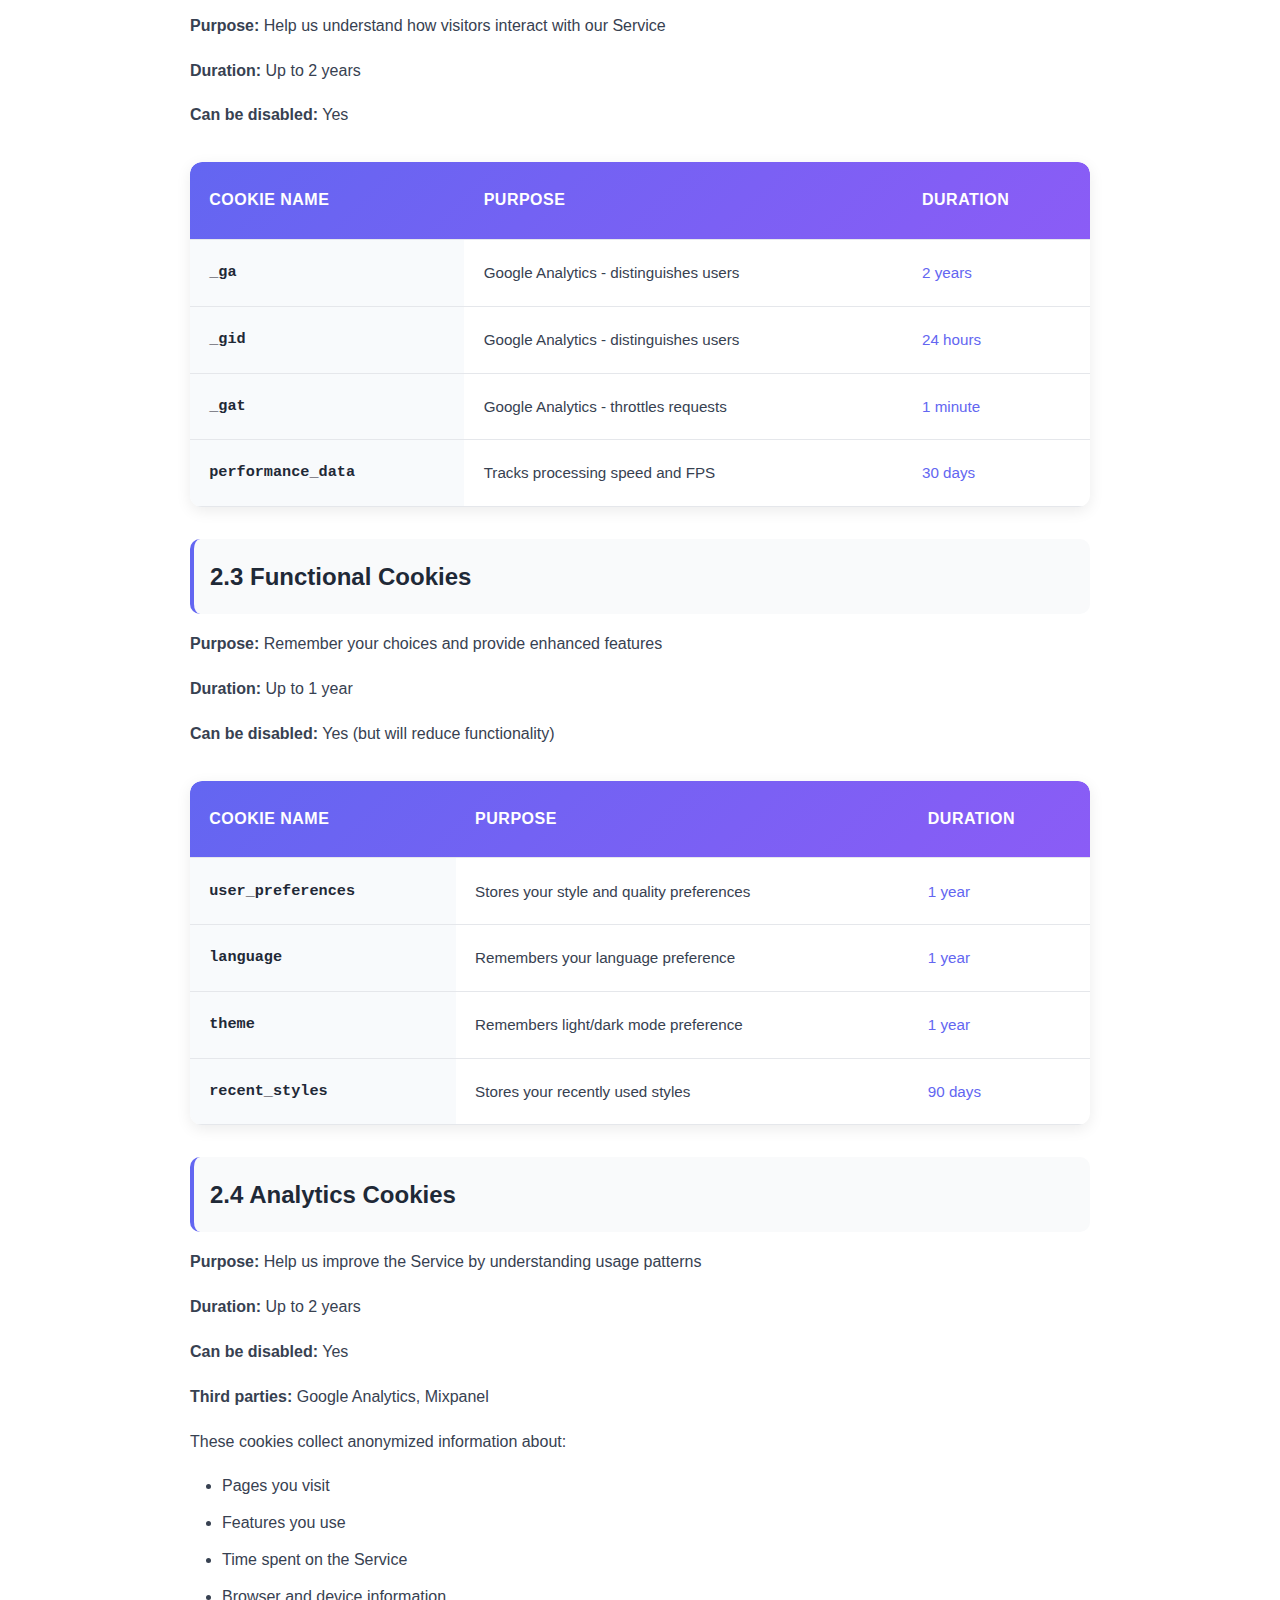
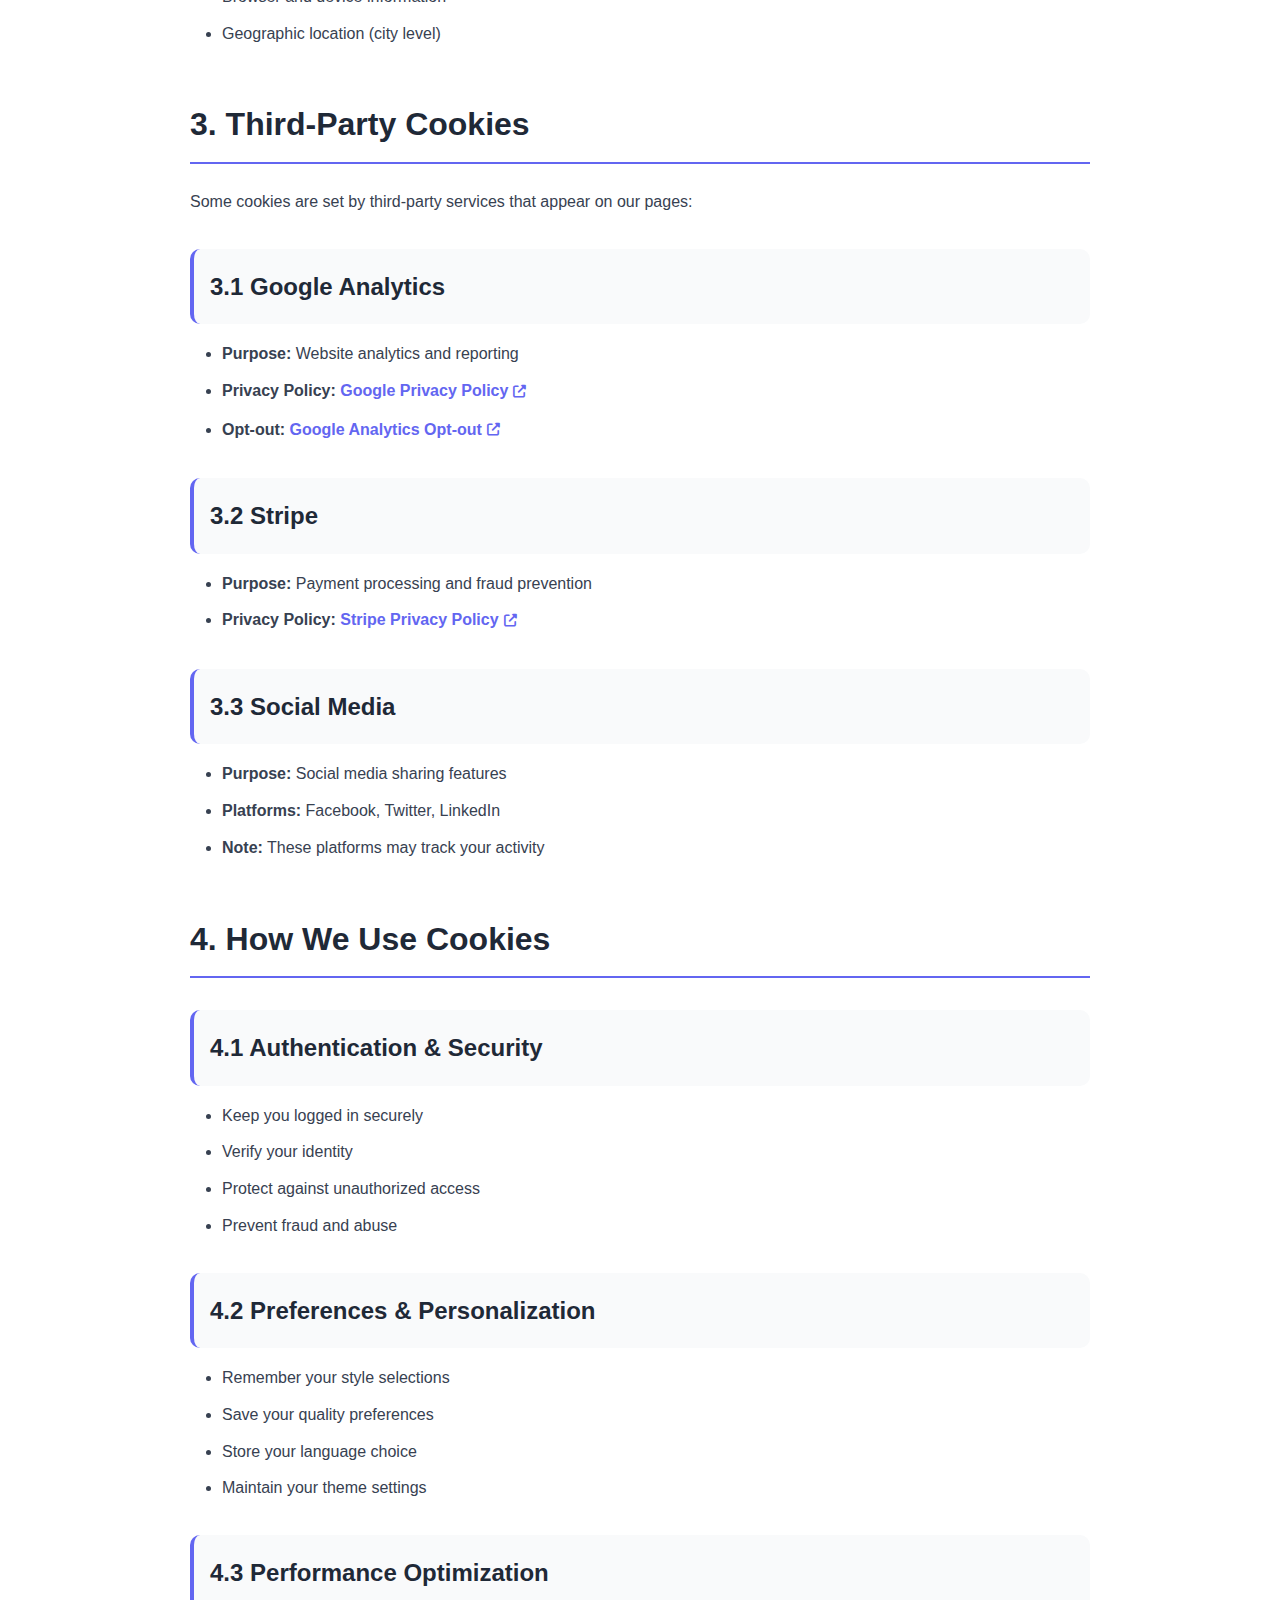
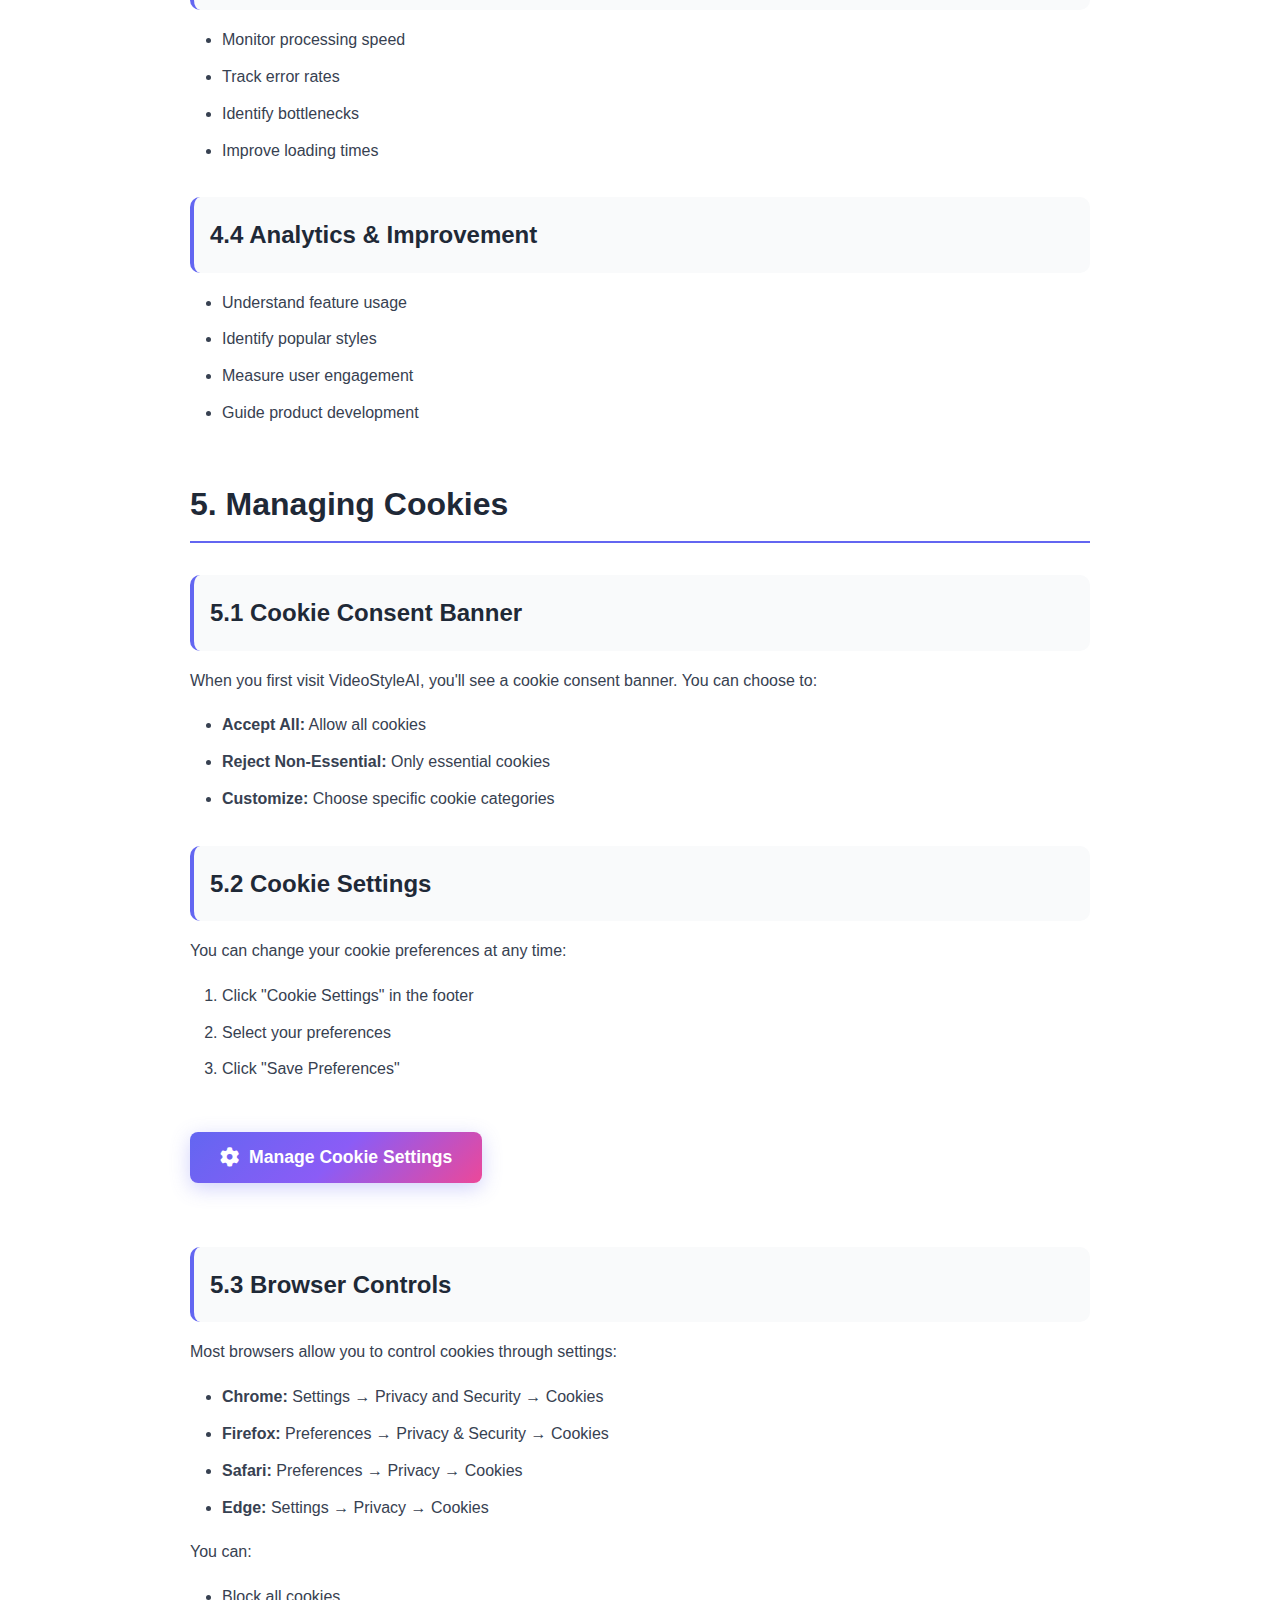
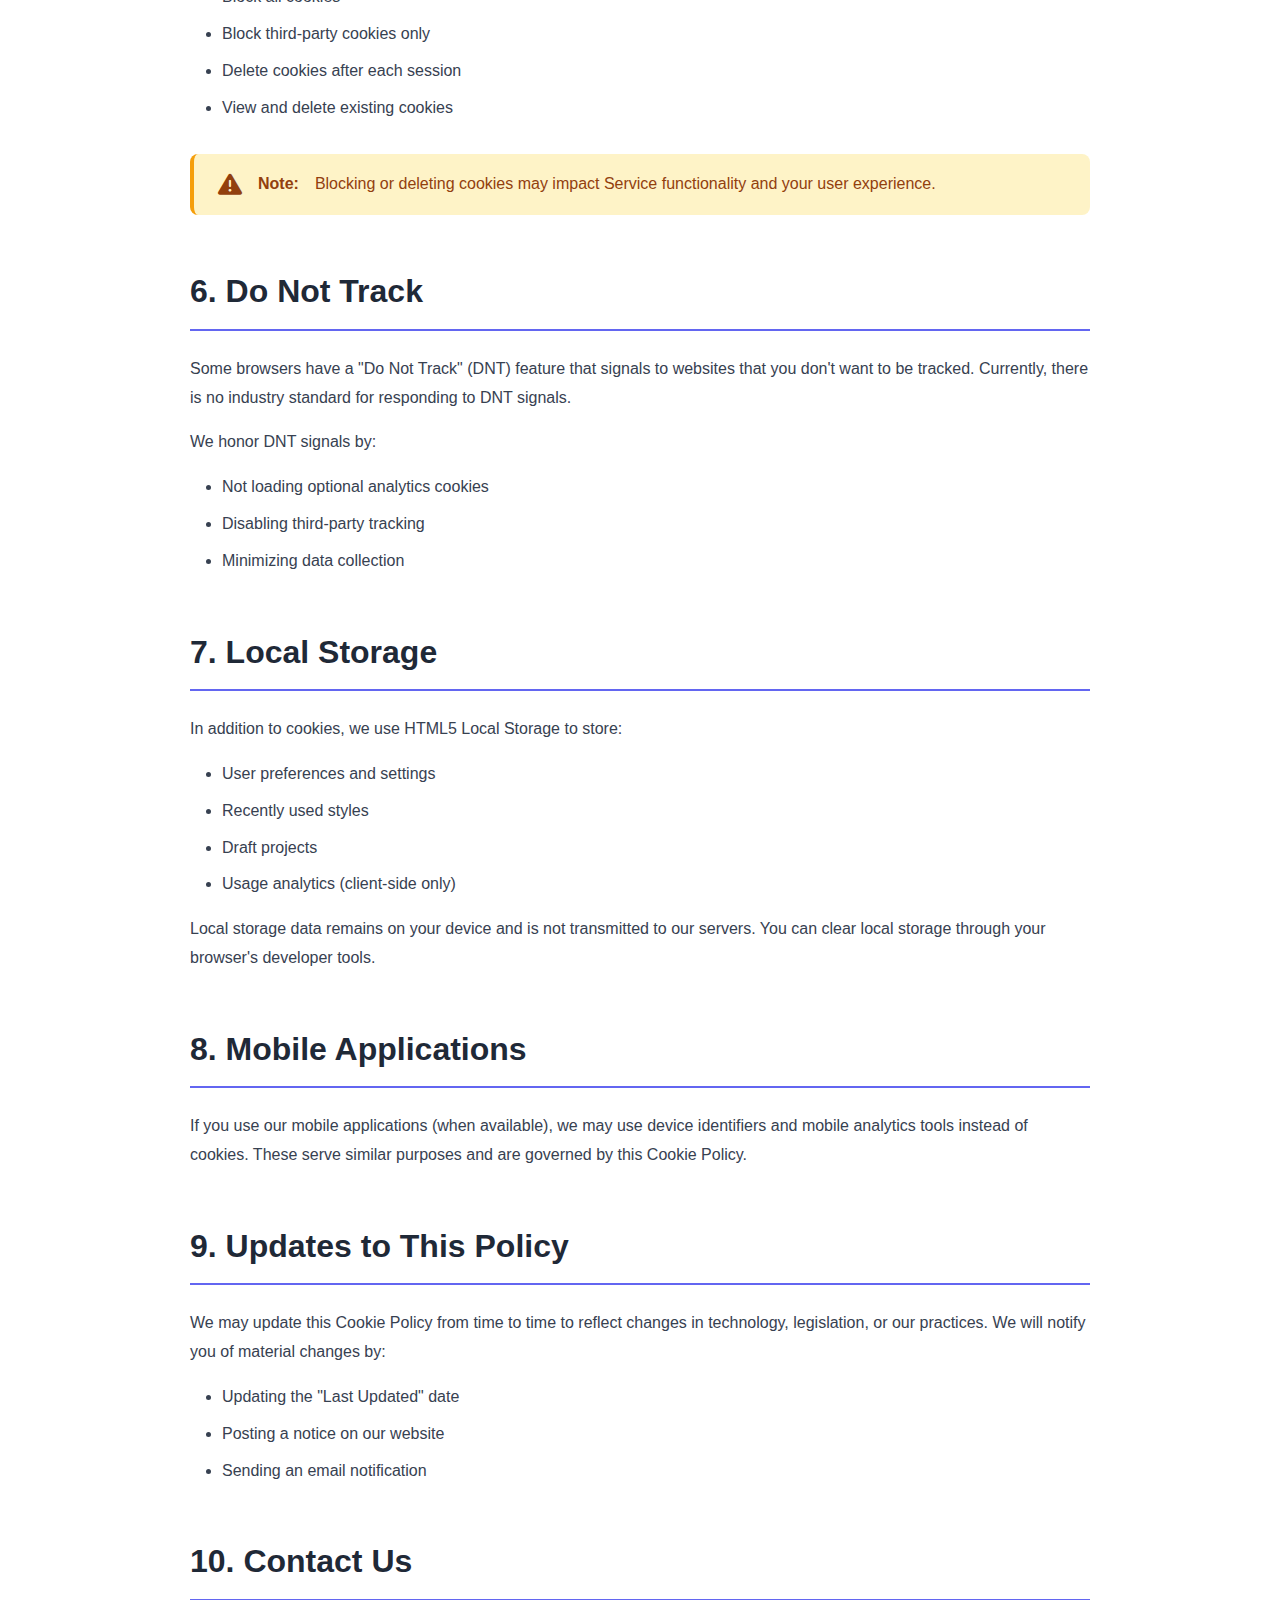
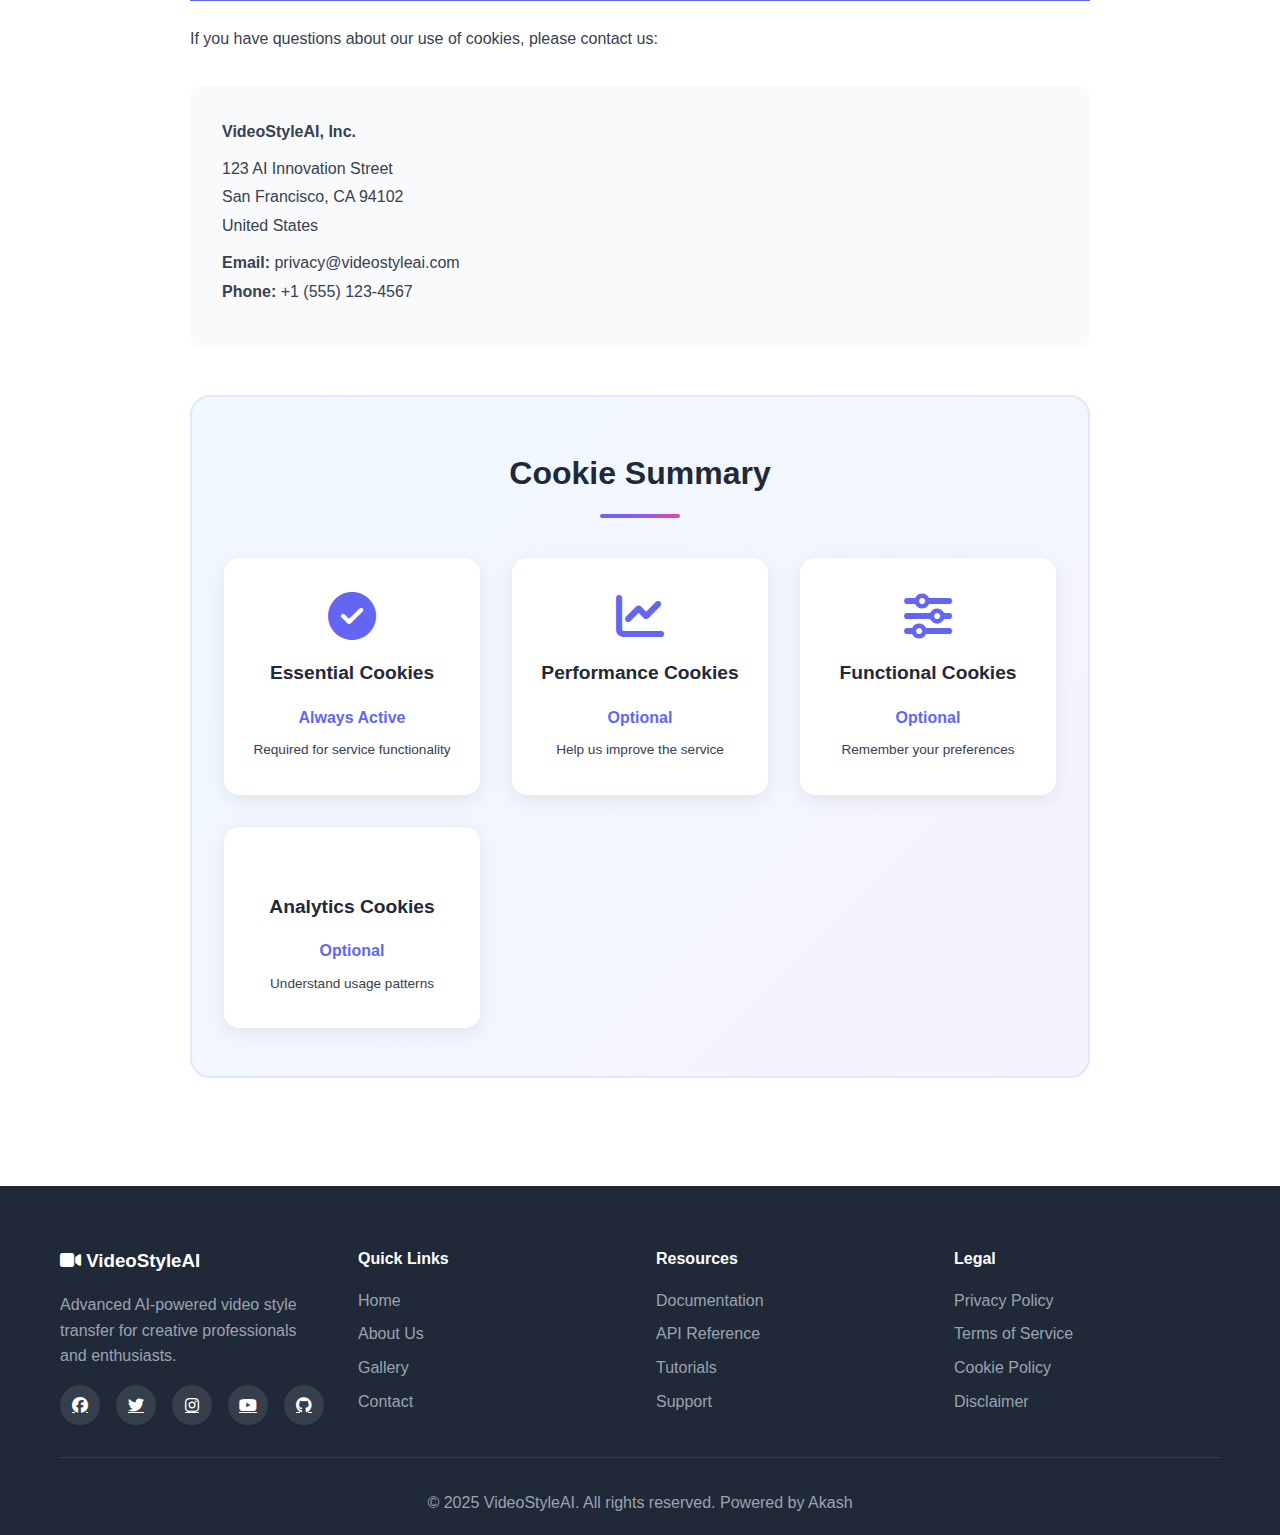
<file: cookies.html>
<!DOCTYPE html>
<html lang="en">
<head>
    <meta charset="UTF-8">
    <meta name="viewport" content="width=device-width, initial-scale=1.0">
    <title>Cookie Policy - Video Style Transfer</title>
    <link rel="stylesheet" href="assets/css/style.css">
    <link rel="stylesheet" href="https://cdnjs.cloudflare.com/ajax/libs/font-awesome/6.4.0/css/all.min.css">
</head>
<body>
    <!-- Navigation -->
    <nav class="navbar">
        <div class="nav-container">
            <div class="logo">
                <i class="fas fa-video"></i>
                <span>VideoStyleAI</span>
            </div>
            <ul class="nav-menu" id="navMenu">
                <li><a href="index.html">Home</a></li>
                <li><a href="contact.html">Contact</a></li>
            </ul>
            <div class="hamburger" id="hamburger">
                <span></span>
                <span></span>
                <span></span>
            </div>
        </div>
    </nav>

    <!-- Legal Header -->
    <section class="legal-header">
        <div class="container">
            <h1>Cookie Policy</h1>
            <p class="last-updated">Last Updated: November 4, 2025</p>
        </div>
    </section>

    <!-- Cookie Content -->
    <section class="legal-content">
        <div class="container">
            <div class="legal-document">

                <div class="legal-section">
                    <h2>1. What Are Cookies?</h2>
                    <p>Cookies are small text files that are placed on your device (computer, smartphone, tablet) when you visit a website. Cookies are widely used to make websites work more efficiently and provide information to website owners.</p>
                    <p>Cookies help us:</p>
                    <ul>
                        <li>Remember your preferences and settings</li>
                        <li>Understand how you use our service</li>
                        <li>Improve your user experience</li>
                        <li>Keep you logged in</li>
                        <li>Provide personalized content</li>
                    </ul>
                </div>

                <div class="legal-section">
                    <h2>2. Types of Cookies We Use</h2>

                    <h3>2.1 Essential Cookies</h3>
                    <p><strong>Purpose:</strong> Required for the Service to function properly</p>
                    <p><strong>Duration:</strong> Session or up to 1 year</p>
                    <p><strong>Can be disabled:</strong> No (Service won't work without them)</p>

                    <table class="cookies-table">
                        <thead>
                            <tr>
                                <th>Cookie Name</th>
                                <th>Purpose</th>
                                <th>Duration</th>
                            </tr>
                        </thead>
                        <tbody>
                            <tr>
                                <td>session_id</td>
                                <td>Maintains your login session</td>
                                <td>Session</td>
                            </tr>
                            <tr>
                                <td>auth_token</td>
                                <td>Authenticates your account</td>
                                <td>30 days</td>
                            </tr>
                            <tr>
                                <td>csrf_token</td>
                                <td>Security protection against attacks</td>
                                <td>Session</td>
                            </tr>
                            <tr>
                                <td>cookie_consent</td>
                                <td>Remembers your cookie preferences</td>
                                <td>1 year</td>
                            </tr>
                        </tbody>
                    </table>

                    <h3>2.2 Performance Cookies</h3>
                    <p><strong>Purpose:</strong> Help us understand how visitors interact with our Service</p>
                    <p><strong>Duration:</strong> Up to 2 years</p>
                    <p><strong>Can be disabled:</strong> Yes</p>

                    <table class="cookies-table">
                        <thead>
                            <tr>
                                <th>Cookie Name</th>
                                <th>Purpose</th>
                                <th>Duration</th>
                            </tr>
                        </thead>
                        <tbody>
                            <tr>
                                <td>_ga</td>
                                <td>Google Analytics - distinguishes users</td>
                                <td>2 years</td>
                            </tr>
                            <tr>
                                <td>_gid</td>
                                <td>Google Analytics - distinguishes users</td>
                                <td>24 hours</td>
                            </tr>
                            <tr>
                                <td>_gat</td>
                                <td>Google Analytics - throttles requests</td>
                                <td>1 minute</td>
                            </tr>
                            <tr>
                                <td>performance_data</td>
                                <td>Tracks processing speed and FPS</td>
                                <td>30 days</td>
                            </tr>
                        </tbody>
                    </table>

                    <h3>2.3 Functional Cookies</h3>
                    <p><strong>Purpose:</strong> Remember your choices and provide enhanced features</p>
                    <p><strong>Duration:</strong> Up to 1 year</p>
                    <p><strong>Can be disabled:</strong> Yes (but will reduce functionality)</p>

                    <table class="cookies-table">
                        <thead>
                            <tr>
                                <th>Cookie Name</th>
                                <th>Purpose</th>
                                <th>Duration</th>
                            </tr>
                        </thead>
                        <tbody>
                            <tr>
                                <td>user_preferences</td>
                                <td>Stores your style and quality preferences</td>
                                <td>1 year</td>
                            </tr>
                            <tr>
                                <td>language</td>
                                <td>Remembers your language preference</td>
                                <td>1 year</td>
                            </tr>
                            <tr>
                                <td>theme</td>
                                <td>Remembers light/dark mode preference</td>
                                <td>1 year</td>
                            </tr>
                            <tr>
                                <td>recent_styles</td>
                                <td>Stores your recently used styles</td>
                                <td>90 days</td>
                            </tr>
                        </tbody>
                    </table>

                    <h3>2.4 Analytics Cookies</h3>
                    <p><strong>Purpose:</strong> Help us improve the Service by understanding usage patterns</p>
                    <p><strong>Duration:</strong> Up to 2 years</p>
                    <p><strong>Can be disabled:</strong> Yes</p>
                    <p><strong>Third parties:</strong> Google Analytics, Mixpanel</p>

                    <p>These cookies collect anonymized information about:</p>
                    <ul>
                        <li>Pages you visit</li>
                        <li>Features you use</li>
                        <li>Time spent on the Service</li>
                        <li>Browser and device information</li>
                        <li>Geographic location (city level)</li>
                    </ul>
                </div>

                <div class="legal-section">
                    <h2>3. Third-Party Cookies</h2>
                    <p>Some cookies are set by third-party services that appear on our pages:</p>

                    <h3>3.1 Google Analytics</h3>
                    <ul>
                        <li><strong>Purpose:</strong> Website analytics and reporting</li>
                        <li><strong>Privacy Policy:</strong> <a href="https://policies.google.com/privacy" target="_blank">Google Privacy Policy</a></li>
                        <li><strong>Opt-out:</strong> <a href="https://tools.google.com/dlpage/gaoptout" target="_blank">Google Analytics Opt-out</a></li>
                    </ul>

                    <h3>3.2 Stripe</h3>
                    <ul>
                        <li><strong>Purpose:</strong> Payment processing and fraud prevention</li>
                        <li><strong>Privacy Policy:</strong> <a href="https://stripe.com/privacy" target="_blank">Stripe Privacy Policy</a></li>
                    </ul>

                    <h3>3.3 Social Media</h3>
                    <ul>
                        <li><strong>Purpose:</strong> Social media sharing features</li>
                        <li><strong>Platforms:</strong> Facebook, Twitter, LinkedIn</li>
                        <li><strong>Note:</strong> These platforms may track your activity</li>
                    </ul>
                </div>

                <div class="legal-section">
                    <h2>4. How We Use Cookies</h2>

                    <h3>4.1 Authentication & Security</h3>
                    <ul>
                        <li>Keep you logged in securely</li>
                        <li>Verify your identity</li>
                        <li>Protect against unauthorized access</li>
                        <li>Prevent fraud and abuse</li>
                    </ul>

                    <h3>4.2 Preferences & Personalization</h3>
                    <ul>
                        <li>Remember your style selections</li>
                        <li>Save your quality preferences</li>
                        <li>Store your language choice</li>
                        <li>Maintain your theme settings</li>
                    </ul>

                    <h3>4.3 Performance Optimization</h3>
                    <ul>
                        <li>Monitor processing speed</li>
                        <li>Track error rates</li>
                        <li>Identify bottlenecks</li>
                        <li>Improve loading times</li>
                    </ul>

                    <h3>4.4 Analytics & Improvement</h3>
                    <ul>
                        <li>Understand feature usage</li>
                        <li>Identify popular styles</li>
                        <li>Measure user engagement</li>
                        <li>Guide product development</li>
                    </ul>
                </div>

                <div class="legal-section">
                    <h2>5. Managing Cookies</h2>

                    <h3>5.1 Cookie Consent Banner</h3>
                    <p>When you first visit VideoStyleAI, you'll see a cookie consent banner. You can choose to:</p>
                    <ul>
                        <li><strong>Accept All:</strong> Allow all cookies</li>
                        <li><strong>Reject Non-Essential:</strong> Only essential cookies</li>
                        <li><strong>Customize:</strong> Choose specific cookie categories</li>
                    </ul>

                    <h3>5.2 Cookie Settings</h3>
                    <p>You can change your cookie preferences at any time:</p>
                    <ol>
                        <li>Click "Cookie Settings" in the footer</li>
                        <li>Select your preferences</li>
                        <li>Click "Save Preferences"</li>
                    </ol>
                    <button class="btn btn-primary" onclick="openCookieSettings()">
                        <i class="fas fa-cog"></i> Manage Cookie Settings
                    </button>

                    <h3>5.3 Browser Controls</h3>
                    <p>Most browsers allow you to control cookies through settings:</p>
                    <ul>
                        <li><strong>Chrome:</strong> Settings → Privacy and Security → Cookies</li>
                        <li><strong>Firefox:</strong> Preferences → Privacy & Security → Cookies</li>
                        <li><strong>Safari:</strong> Preferences → Privacy → Cookies</li>
                        <li><strong>Edge:</strong> Settings → Privacy → Cookies</li>
                    </ul>
                    <p>You can:</p>
                    <ul>
                        <li>Block all cookies</li>
                        <li>Block third-party cookies only</li>
                        <li>Delete cookies after each session</li>
                        <li>View and delete existing cookies</li>
                    </ul>

                    <div class="alert alert-warning">
                        <i class="fas fa-exclamation-triangle"></i>
                        <strong>Note:</strong> Blocking or deleting cookies may impact Service functionality and your user experience.
                    </div>
                </div>

                <div class="legal-section">
                    <h2>6. Do Not Track</h2>
                    <p>Some browsers have a "Do Not Track" (DNT) feature that signals to websites that you don't want to be tracked. Currently, there is no industry standard for responding to DNT signals.</p>
                    <p>We honor DNT signals by:</p>
                    <ul>
                        <li>Not loading optional analytics cookies</li>
                        <li>Disabling third-party tracking</li>
                        <li>Minimizing data collection</li>
                    </ul>
                </div>

                <div class="legal-section">
                    <h2>7. Local Storage</h2>
                    <p>In addition to cookies, we use HTML5 Local Storage to store:</p>
                    <ul>
                        <li>User preferences and settings</li>
                        <li>Recently used styles</li>
                        <li>Draft projects</li>
                        <li>Usage analytics (client-side only)</li>
                    </ul>
                    <p>Local storage data remains on your device and is not transmitted to our servers. You can clear local storage through your browser's developer tools.</p>
                </div>

                <div class="legal-section">
                    <h2>8. Mobile Applications</h2>
                    <p>If you use our mobile applications (when available), we may use device identifiers and mobile analytics tools instead of cookies. These serve similar purposes and are governed by this Cookie Policy.</p>
                </div>

                <div class="legal-section">
                    <h2>9. Updates to This Policy</h2>
                    <p>We may update this Cookie Policy from time to time to reflect changes in technology, legislation, or our practices. We will notify you of material changes by:</p>
                    <ul>
                        <li>Updating the "Last Updated" date</li>
                        <li>Posting a notice on our website</li>
                        <li>Sending an email notification</li>
                    </ul>
                </div>

                <div class="legal-section">
                    <h2>10. Contact Us</h2>
                    <p>If you have questions about our use of cookies, please contact us:</p>

                    <div class="contact-info-box">
                        <p><strong>VideoStyleAI, Inc.</strong></p>
                        <p>123 AI Innovation Street<br>
                        San Francisco, CA 94102<br>
                        United States</p>

                        <p><strong>Email:</strong> privacy@videostyleai.com<br>
                        <strong>Phone:</strong> +1 (555) 123-4567</p>
                    </div>
                </div>

                <div class="cookie-summary">
                    <h3>Cookie Summary</h3>
                    <div class="summary-cards">
                        <div class="summary-card">
                            <i class="fas fa-check-circle"></i>
                            <h4>Essential Cookies</h4>
                            <p>Always Active</p>
                            <small>Required for service functionality</small>
                        </div>
                        <div class="summary-card">
                            <i class="fas fa-chart-line"></i>
                            <h4>Performance Cookies</h4>
                            <p>Optional</p>
                            <small>Help us improve the service</small>
                        </div>
                        <div class="summary-card">
                            <i class="fas fa-sliders-h"></i>
                            <h4>Functional Cookies</h4>
                            <p>Optional</p>
                            <small>Remember your preferences</small>
                        </div>
                        <div class="summary-card">
                            <i class="fas fa-analytics"></i>
                            <h4>Analytics Cookies</h4>
                            <p>Optional</p>
                            <small>Understand usage patterns</small>
                        </div>
                    </div>
                </div>

            </div>
        </div>
    </section>

    <!-- Footer -->
     <footer class="footer">
        <div class="container">
            <div class="footer-content">
                <div class="footer-section">
                    <h3><i class="fas fa-video"></i> VideoStyleAI</h3>
                    <p>Advanced AI-powered video style transfer for creative professionals and enthusiasts.</p>
                    <div class="social-links">
                        <a href="#"><i class="fab fa-facebook"></i></a>
                        <a href="#"><i class="fab fa-twitter"></i></a>
                        <a href="#"><i class="fab fa-instagram"></i></a>
                        <a href="#"><i class="fab fa-youtube"></i></a>
                        <a href="#"><i class="fab fa-github"></i></a>
                    </div>
                </div>
                <div class="footer-section">
                    <h4>Quick Links</h4>
                    <ul>
                        <li><a href="index.html">Home</a></li>
                        <li><a href="about.html">About Us</a></li>
                        <li><a href="gallery.html">Gallery</a></li>
                        <li><a href="contact.html">Contact</a></li>
                    </ul>
                </div>
                <div class="footer-section">
                    <h4>Resources</h4>
                    <ul>
                        <li><a href="docs.html">Documentation</a></li>
                        <li><a href="api.html">API Reference</a></li>
                        <li><a href="tutorials.html">Tutorials</a></li>
                        <li><a href="support.html">Support</a></li>
                    </ul>
                </div>
                <div class="footer-section">
                    <h4>Legal</h4>
                    <ul>
                        <li><a href="privacy.html">Privacy Policy</a></li>
                        <li><a href="terms.html">Terms of Service</a></li>
                        <li><a href="cookies.html">Cookie Policy</a></li>
                        <li><a href="disclaimer.html">Disclaimer</a></li>
                    </ul>
                </div>
            </div>
            <div class="footer-bottom">
                <p>&copy; 2025 VideoStyleAI. All rights reserved. Powered by Akash</p>
            </div>
        </div>
    </footer>

    <script src="assets/js/main.js"></script>
    <script>
        function openCookieSettings() {
            alert('Cookie settings panel would open here. In production, this would show a modal with granular cookie controls.');
        }
    </script>
</body>
</html>
</file>
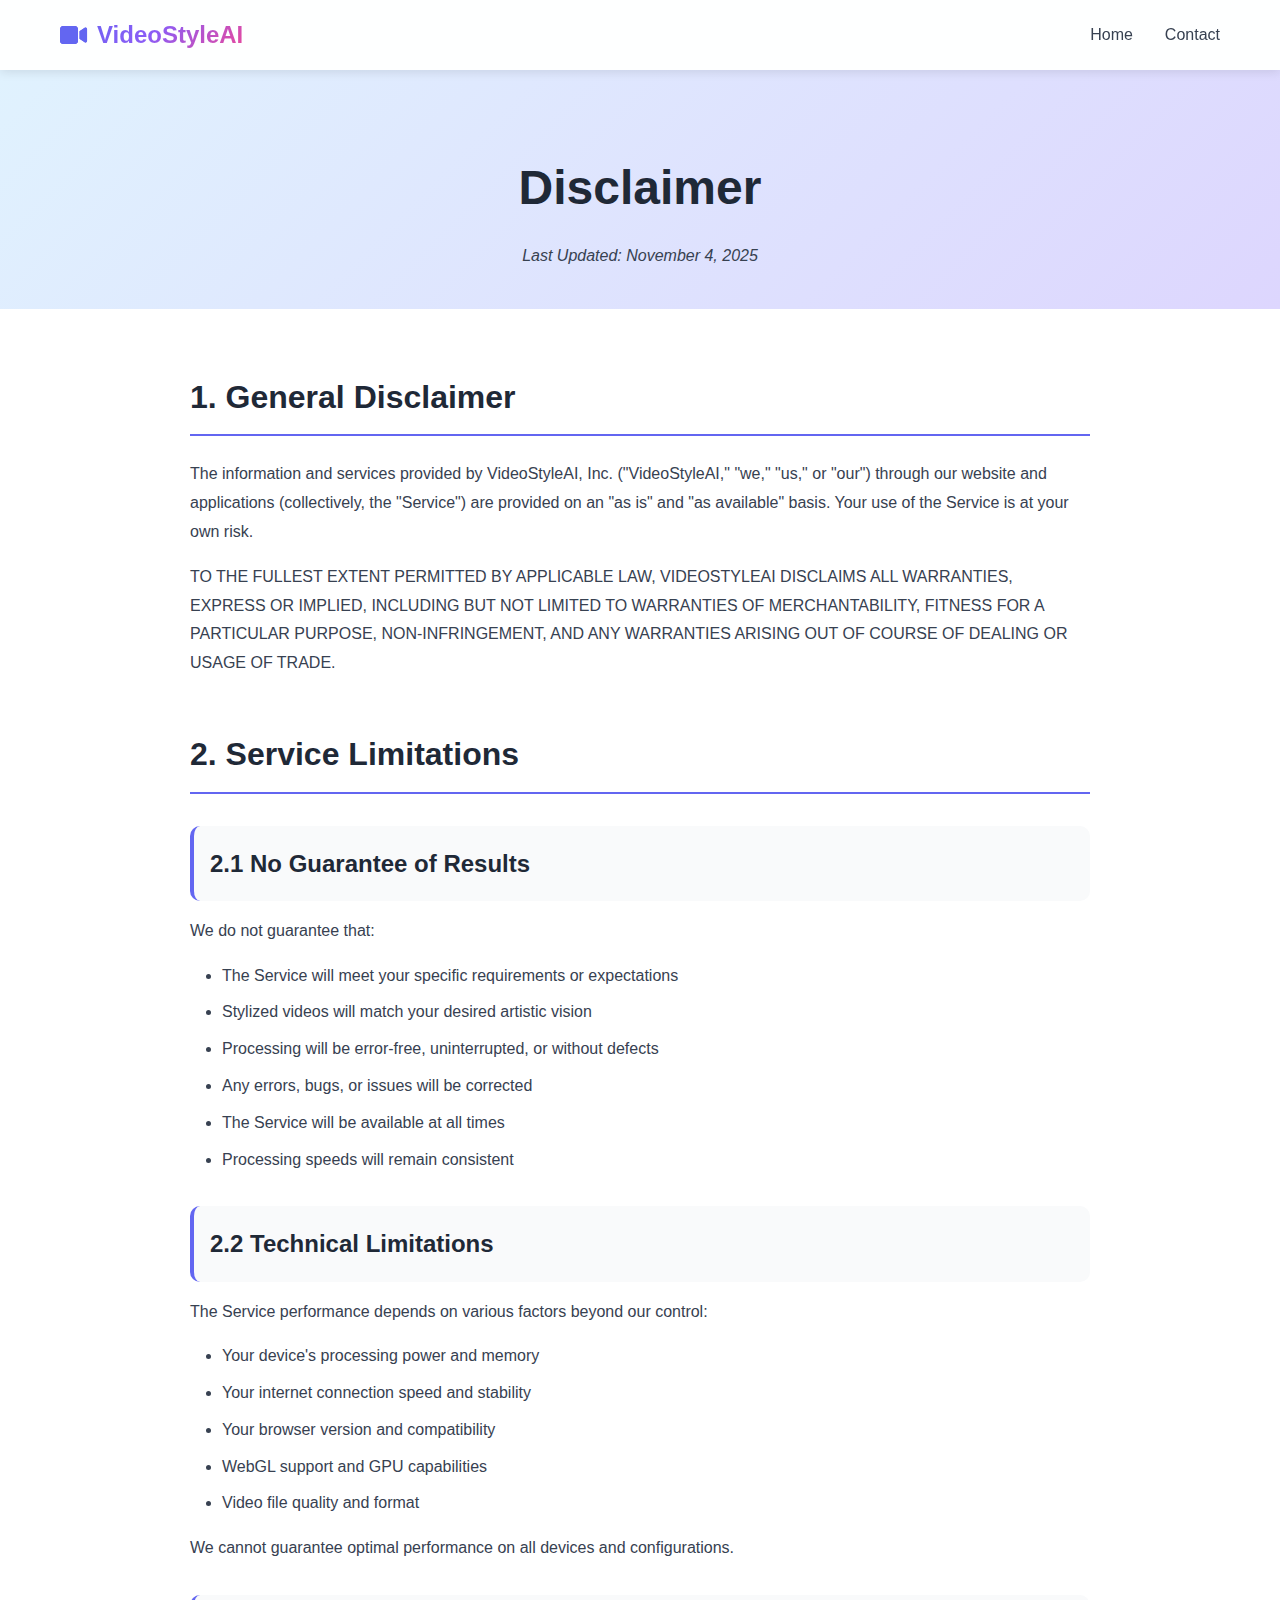
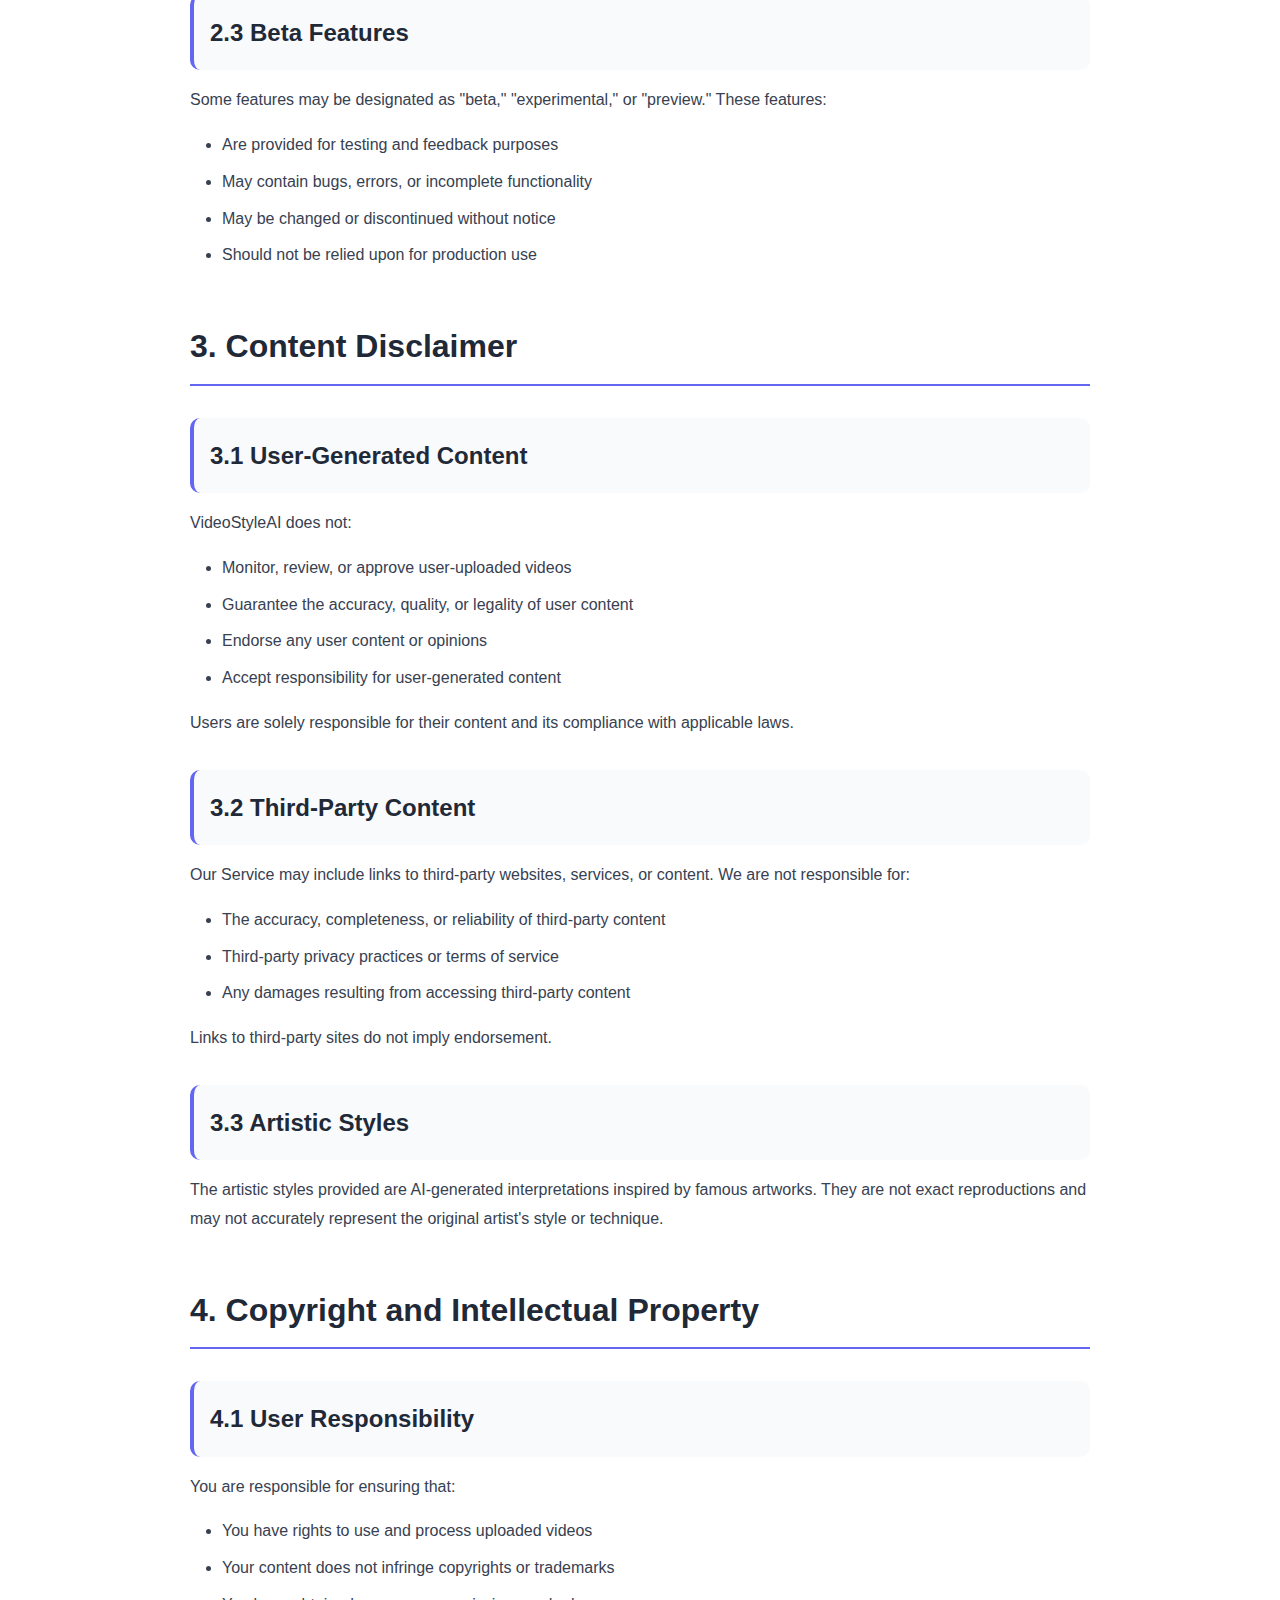
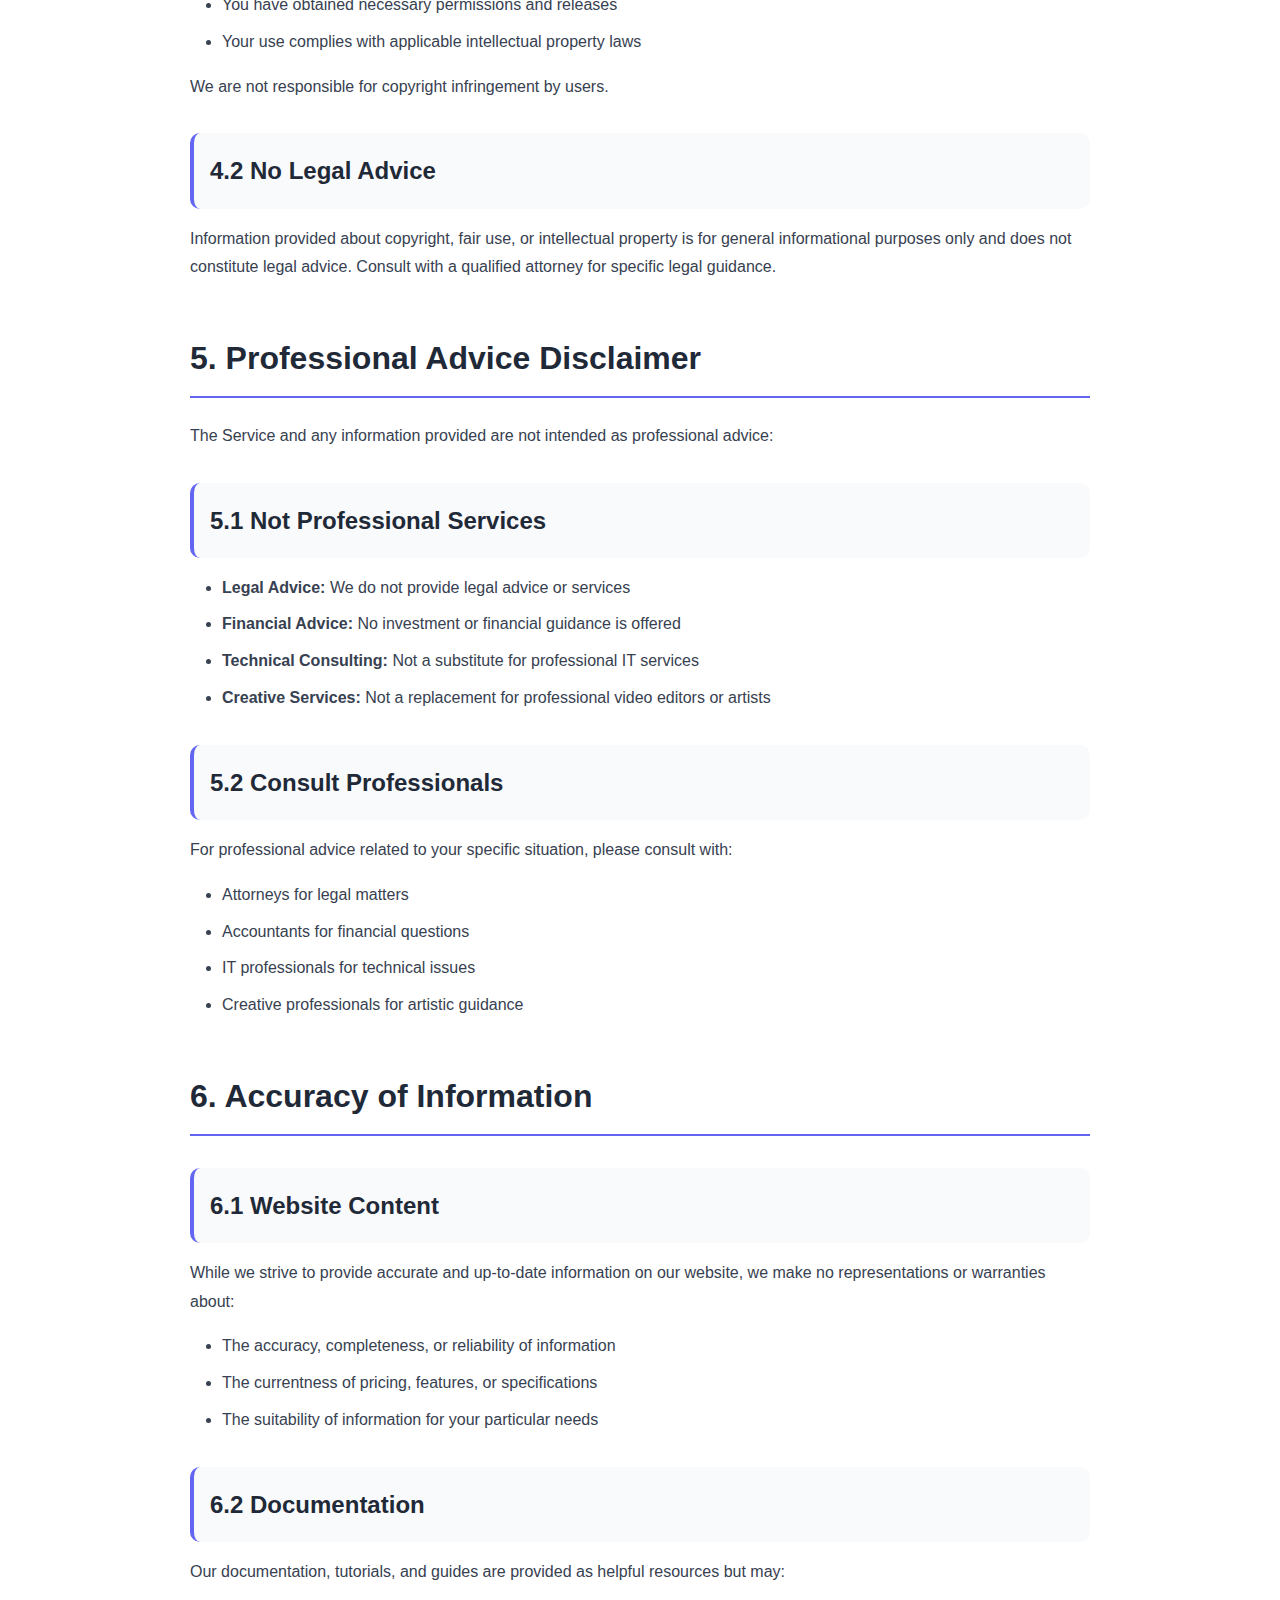
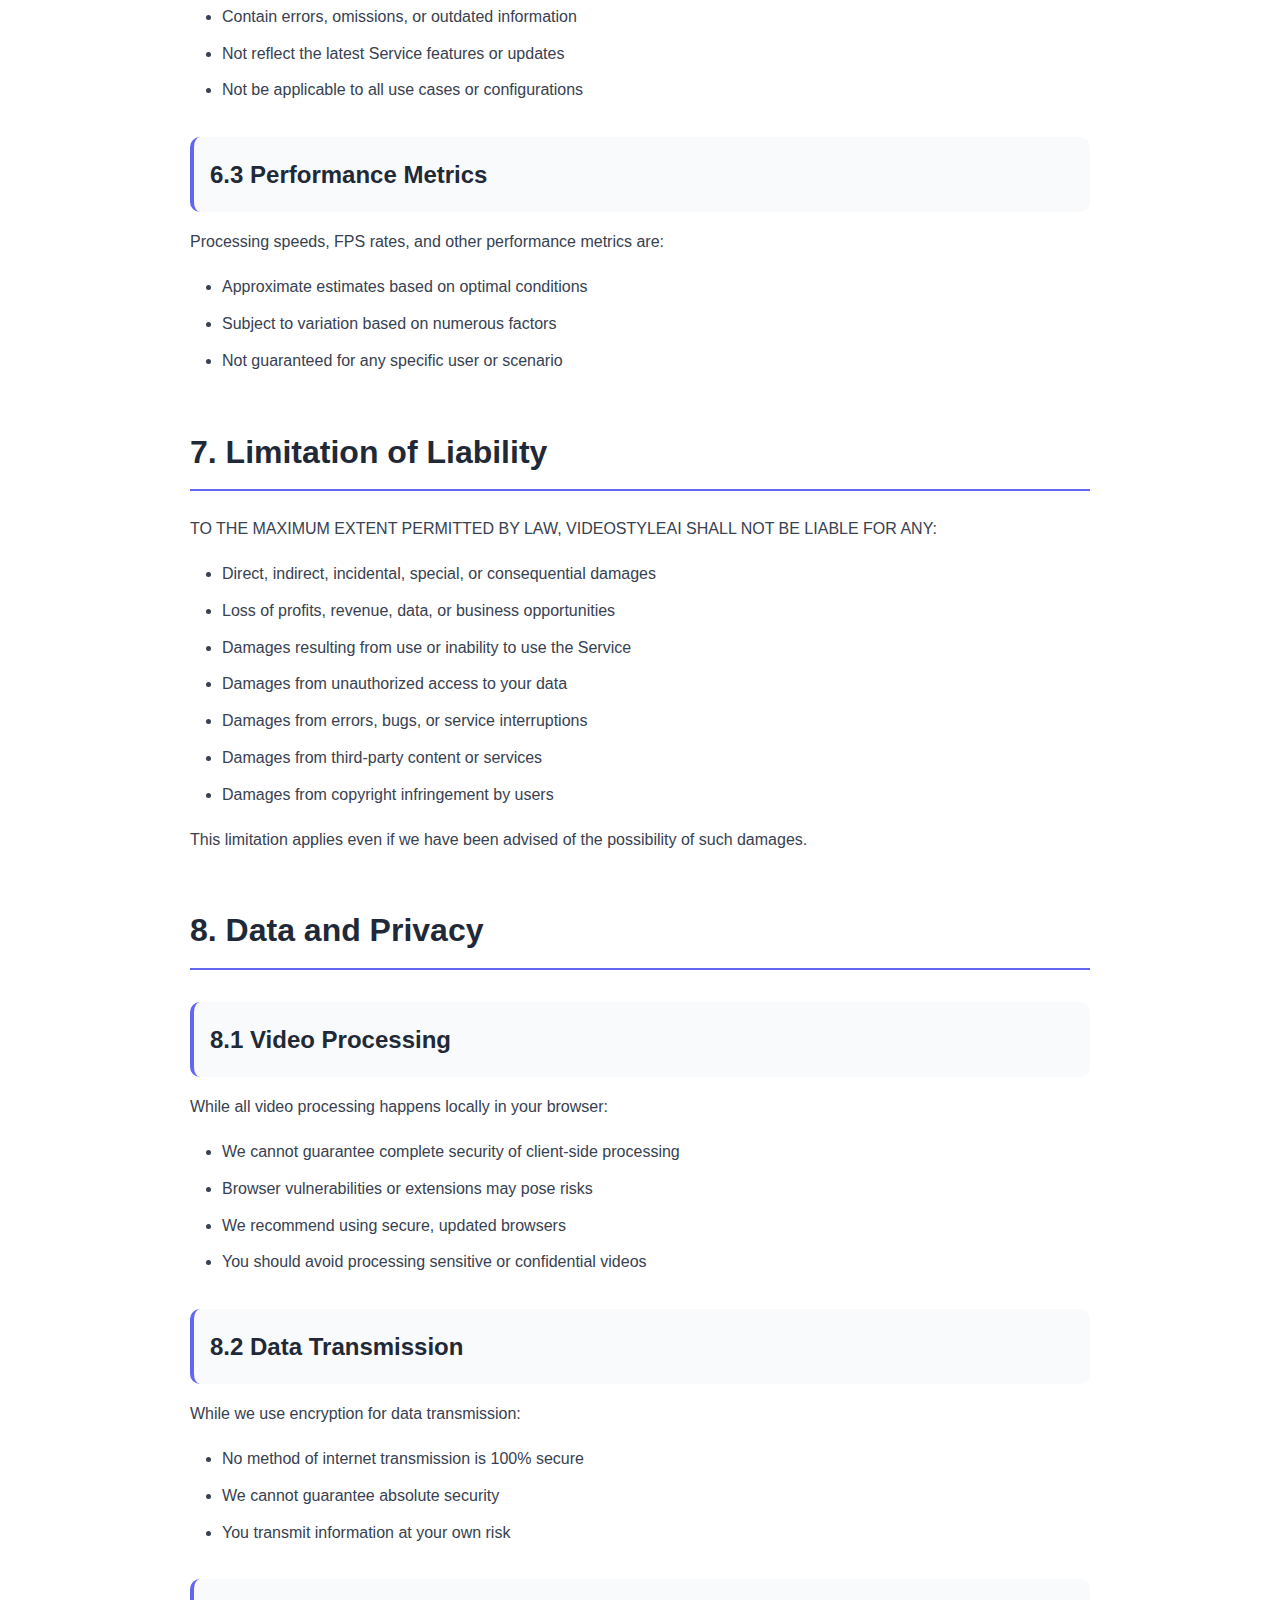
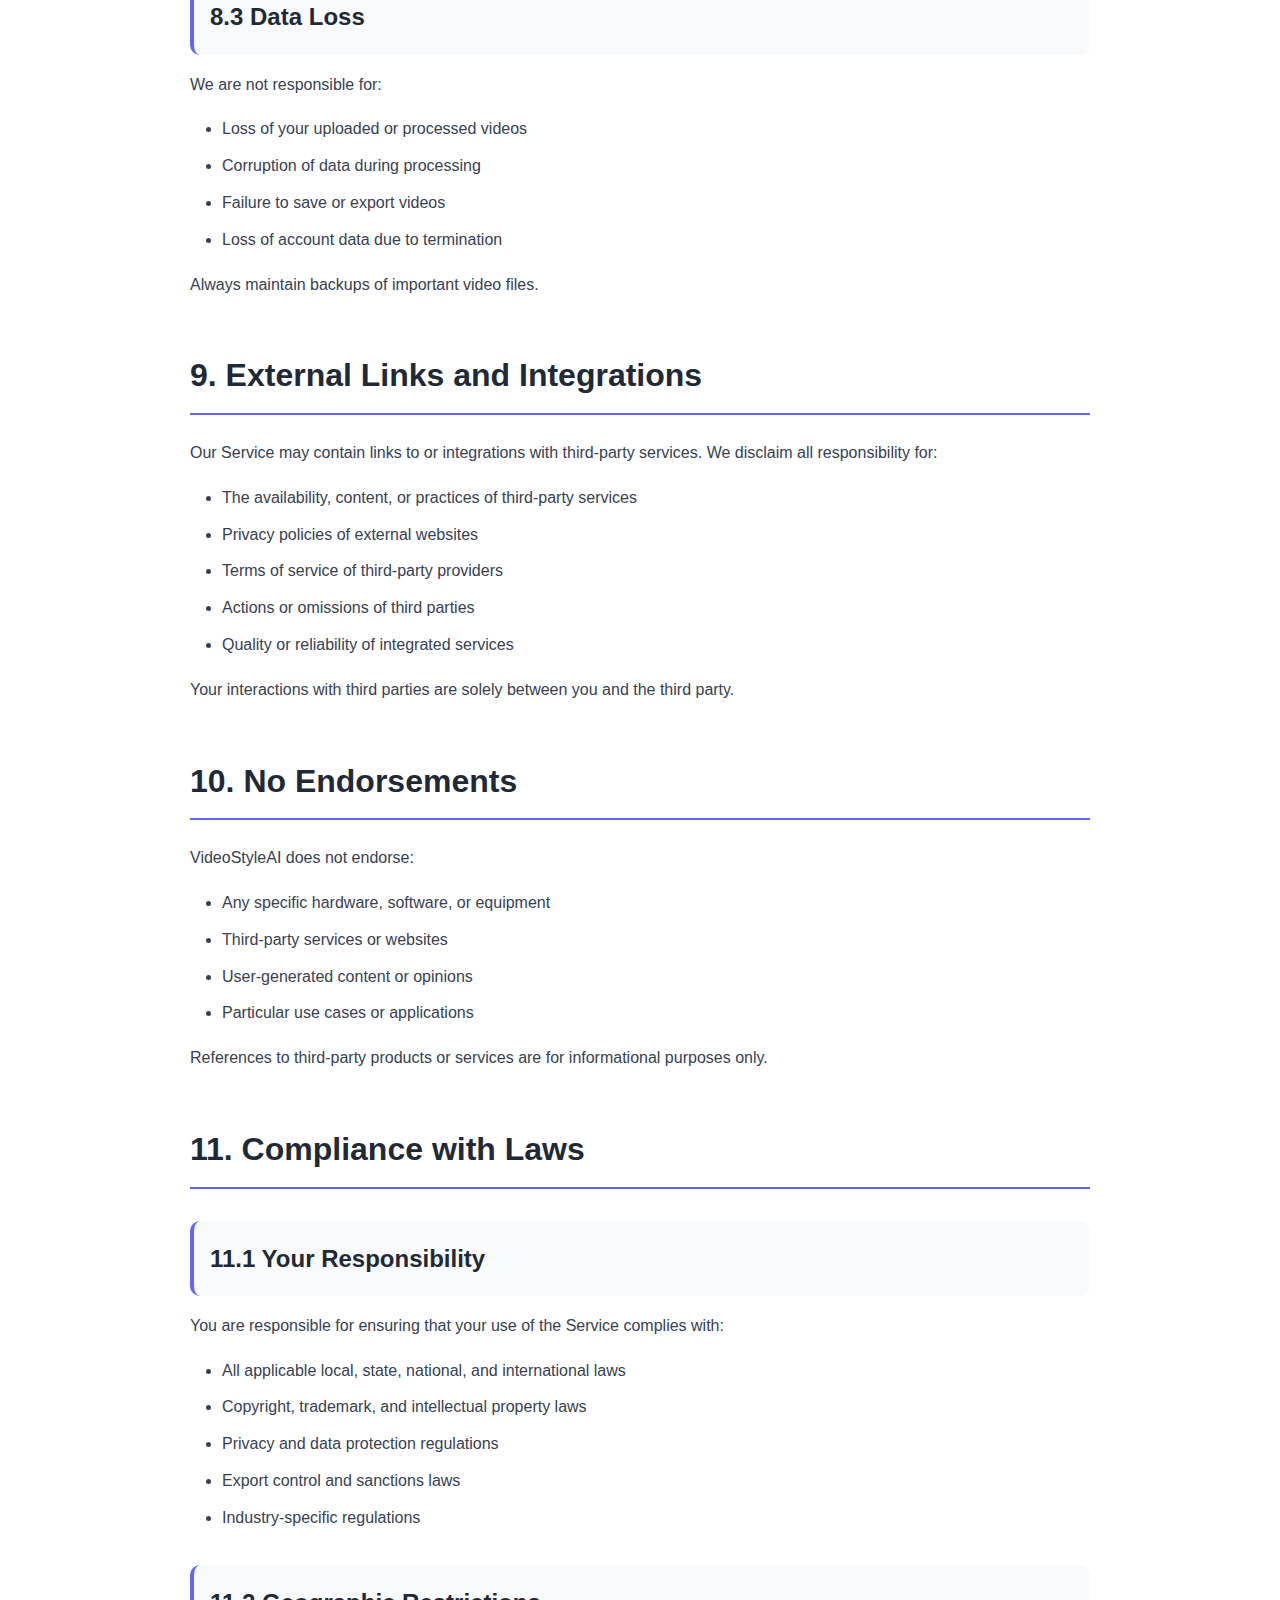
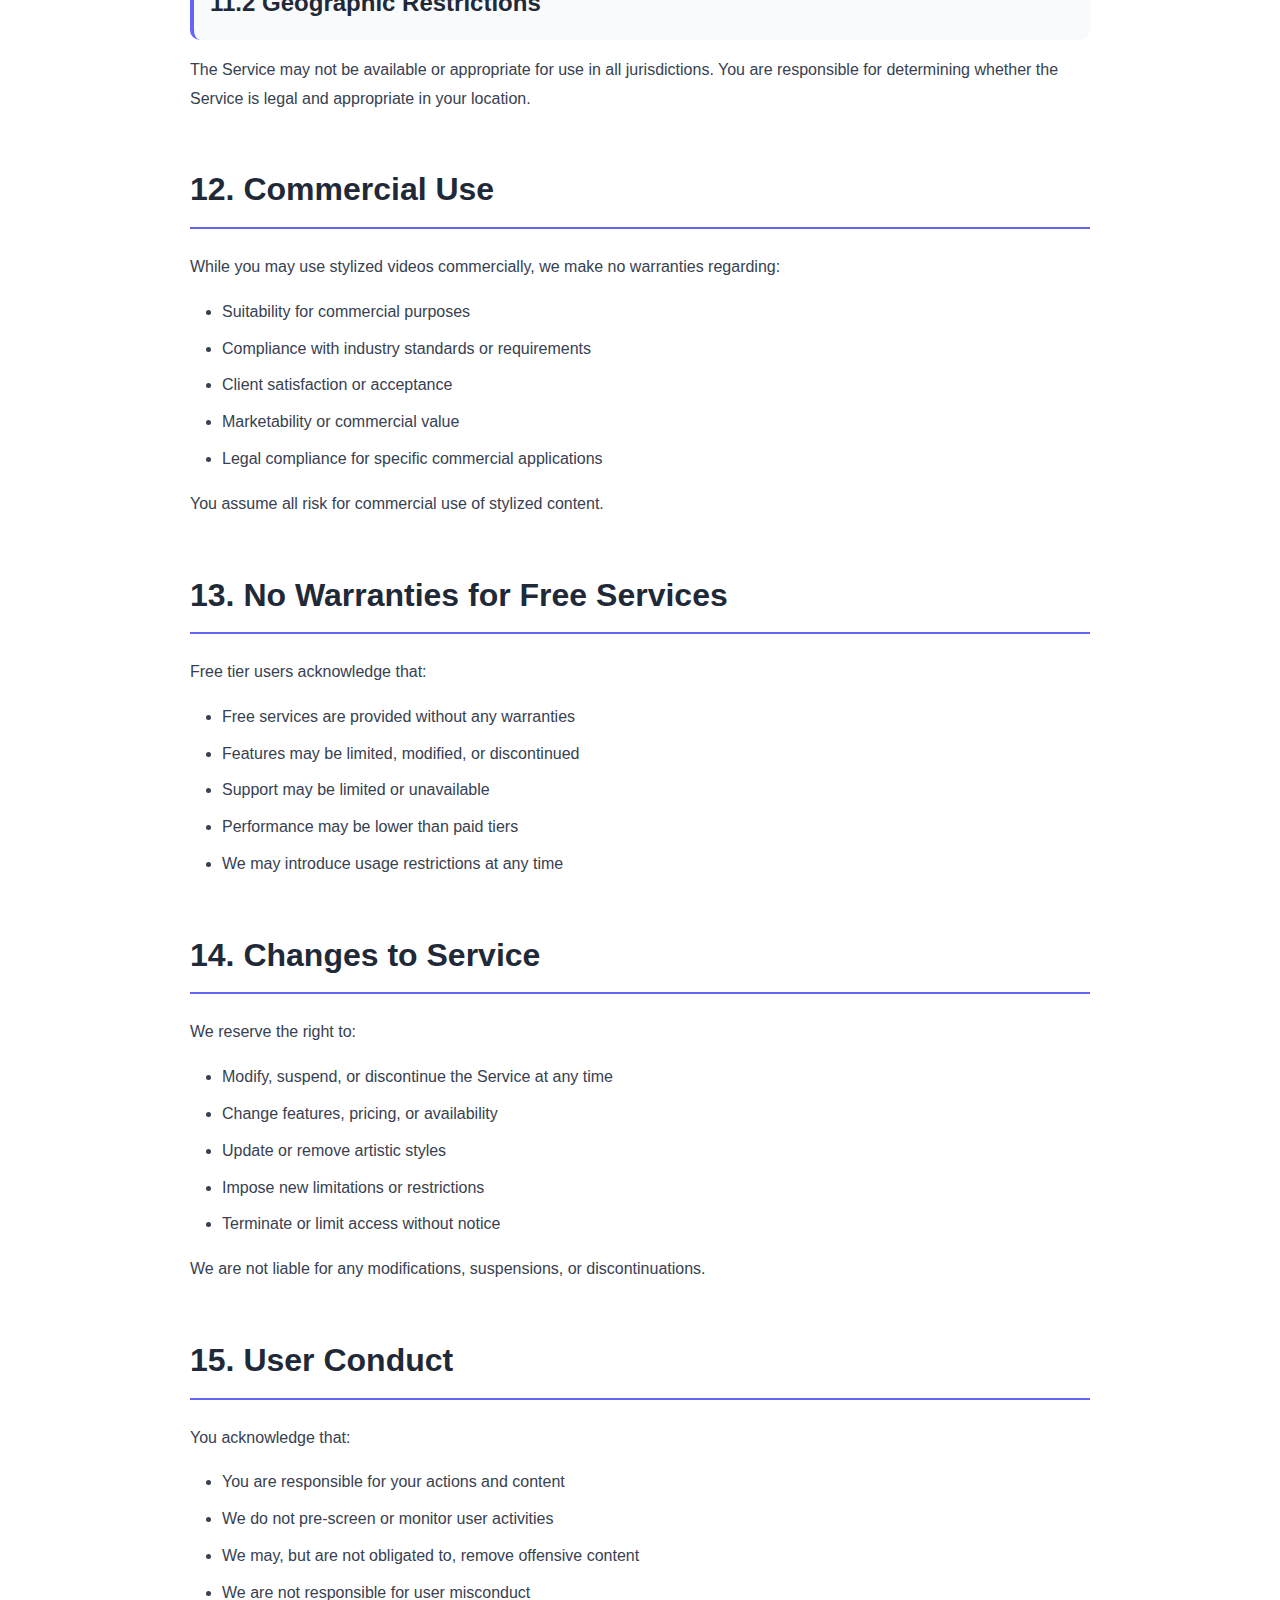
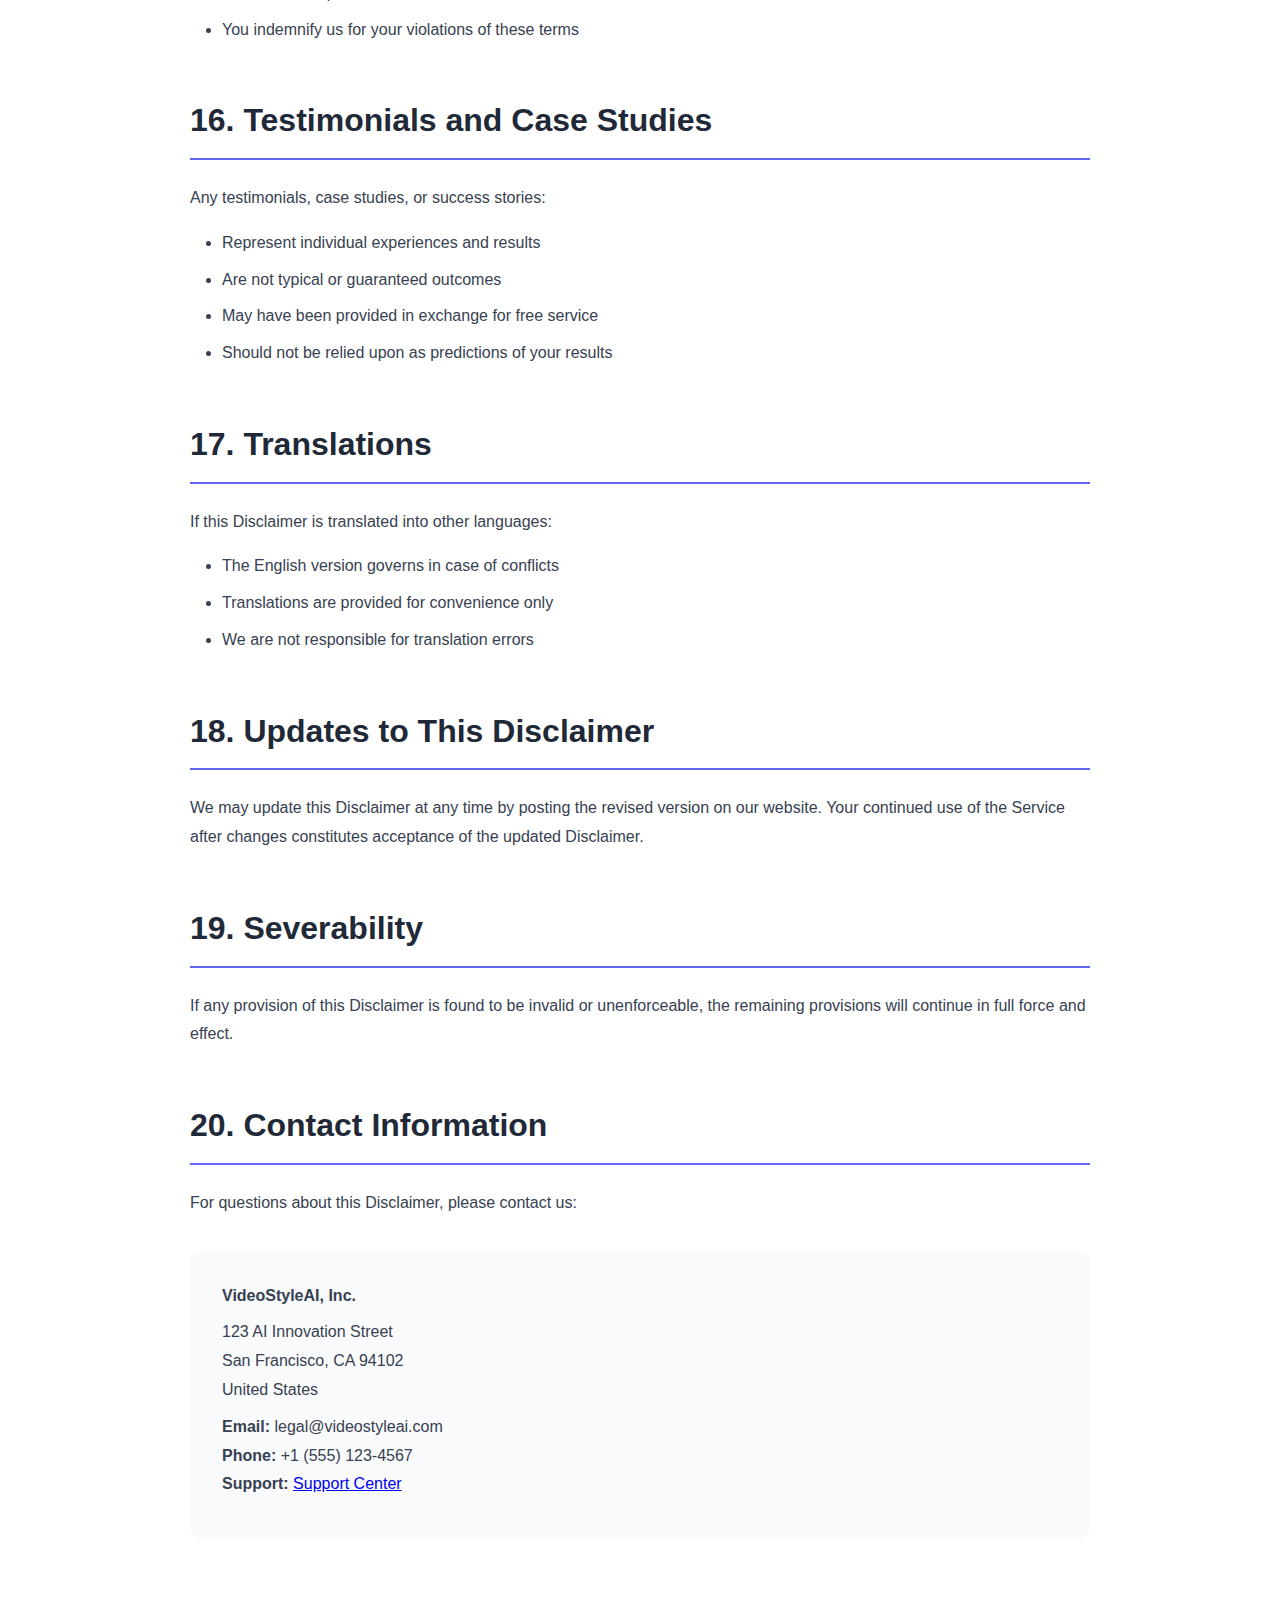
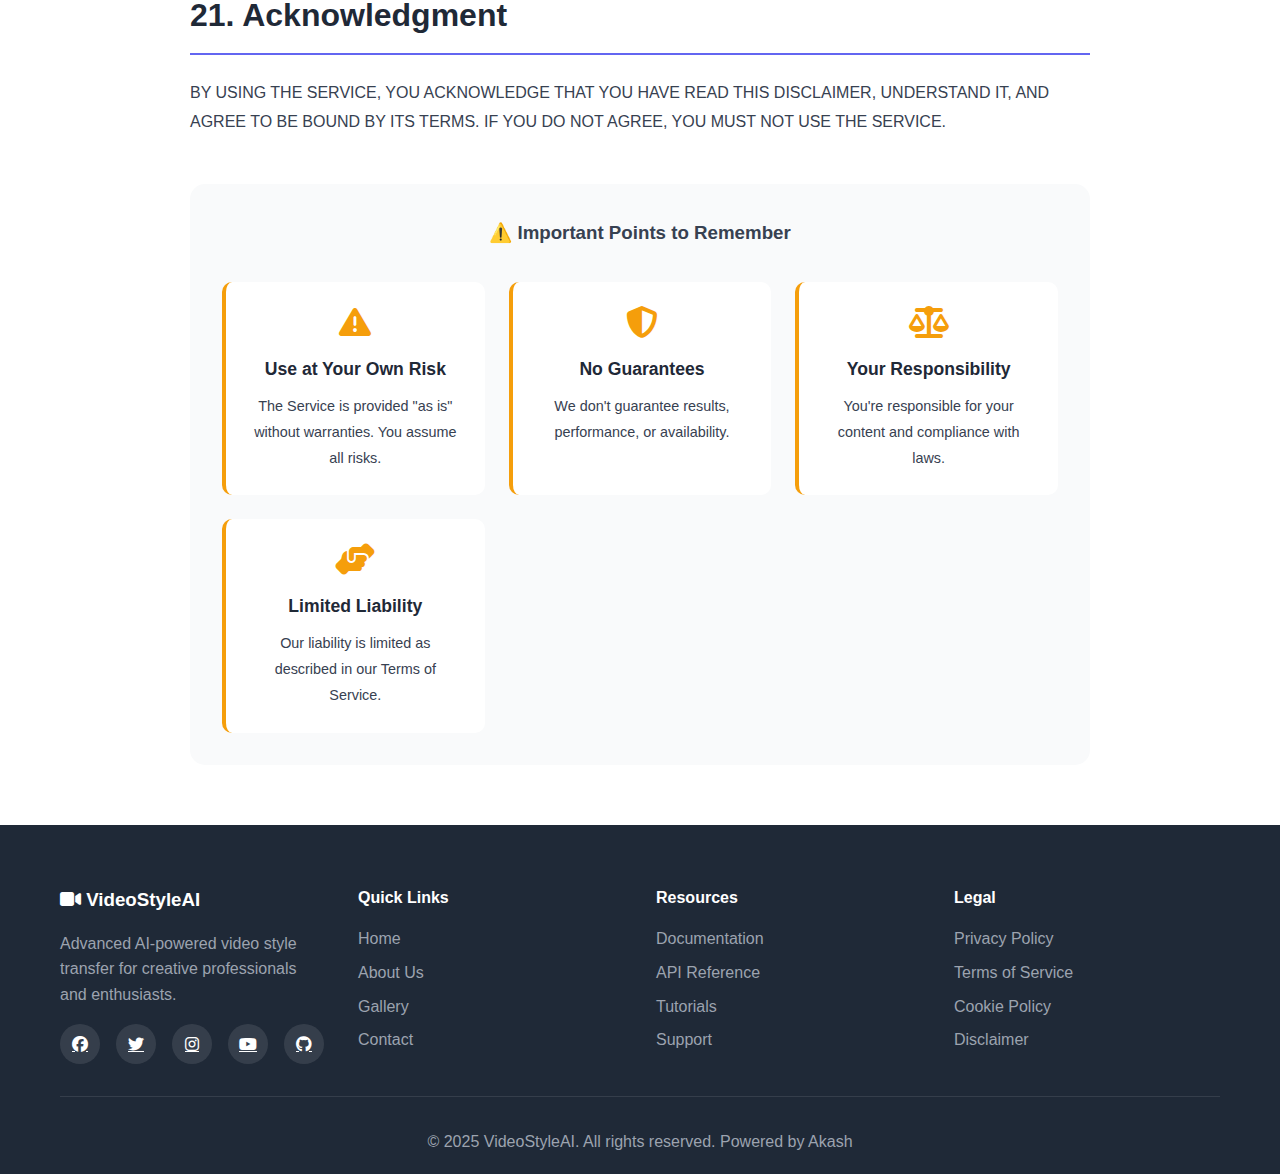
<file: disclaimer.html>
<!DOCTYPE html>
<html lang="en">
<head>
    <meta charset="UTF-8">
    <meta name="viewport" content="width=device-width, initial-scale=1.0">
    <title>Disclaimer - Video Style Transfer</title>
    <link rel="stylesheet" href="assets/css/style.css">
    <link rel="stylesheet" href="https://cdnjs.cloudflare.com/ajax/libs/font-awesome/6.4.0/css/all.min.css">
</head>
<body>
    <!-- Navigation -->
    <nav class="navbar">
        <div class="nav-container">
            <div class="logo">
                <i class="fas fa-video"></i>
                <span>VideoStyleAI</span>
            </div>
            <ul class="nav-menu" id="navMenu">
                <li><a href="index.html">Home</a></li>
                <li><a href="contact.html">Contact</a></li>
            </ul>
            <div class="hamburger" id="hamburger">
                <span></span>
                <span></span>
                <span></span>
            </div>
        </div>
    </nav>

    <!-- Legal Header -->
    <section class="legal-header">
        <div class="container">
            <h1>Disclaimer</h1>
            <p class="last-updated">Last Updated: November 4, 2025</p>
        </div>
    </section>

    <!-- Disclaimer Content -->
    <section class="legal-content">
        <div class="container">
            <div class="legal-document">

                <div class="legal-section">
                    <h2>1. General Disclaimer</h2>
                    <p>The information and services provided by VideoStyleAI, Inc. ("VideoStyleAI," "we," "us," or "our") through our website and applications (collectively, the "Service") are provided on an "as is" and "as available" basis. Your use of the Service is at your own risk.</p>
                    <p>TO THE FULLEST EXTENT PERMITTED BY APPLICABLE LAW, VIDEOSTYLEAI DISCLAIMS ALL WARRANTIES, EXPRESS OR IMPLIED, INCLUDING BUT NOT LIMITED TO WARRANTIES OF MERCHANTABILITY, FITNESS FOR A PARTICULAR PURPOSE, NON-INFRINGEMENT, AND ANY WARRANTIES ARISING OUT OF COURSE OF DEALING OR USAGE OF TRADE.</p>
                </div>

                <div class="legal-section">
                    <h2>2. Service Limitations</h2>

                    <h3>2.1 No Guarantee of Results</h3>
                    <p>We do not guarantee that:</p>
                    <ul>
                        <li>The Service will meet your specific requirements or expectations</li>
                        <li>Stylized videos will match your desired artistic vision</li>
                        <li>Processing will be error-free, uninterrupted, or without defects</li>
                        <li>Any errors, bugs, or issues will be corrected</li>
                        <li>The Service will be available at all times</li>
                        <li>Processing speeds will remain consistent</li>
                    </ul>

                    <h3>2.2 Technical Limitations</h3>
                    <p>The Service performance depends on various factors beyond our control:</p>
                    <ul>
                        <li>Your device's processing power and memory</li>
                        <li>Your internet connection speed and stability</li>
                        <li>Your browser version and compatibility</li>
                        <li>WebGL support and GPU capabilities</li>
                        <li>Video file quality and format</li>
                    </ul>
                    <p>We cannot guarantee optimal performance on all devices and configurations.</p>

                    <h3>2.3 Beta Features</h3>
                    <p>Some features may be designated as "beta," "experimental," or "preview." These features:</p>
                    <ul>
                        <li>Are provided for testing and feedback purposes</li>
                        <li>May contain bugs, errors, or incomplete functionality</li>
                        <li>May be changed or discontinued without notice</li>
                        <li>Should not be relied upon for production use</li>
                    </ul>
                </div>

                <div class="legal-section">
                    <h2>3. Content Disclaimer</h2>

                    <h3>3.1 User-Generated Content</h3>
                    <p>VideoStyleAI does not:</p>
                    <ul>
                        <li>Monitor, review, or approve user-uploaded videos</li>
                        <li>Guarantee the accuracy, quality, or legality of user content</li>
                        <li>Endorse any user content or opinions</li>
                        <li>Accept responsibility for user-generated content</li>
                    </ul>
                    <p>Users are solely responsible for their content and its compliance with applicable laws.</p>

                    <h3>3.2 Third-Party Content</h3>
                    <p>Our Service may include links to third-party websites, services, or content. We are not responsible for:</p>
                    <ul>
                        <li>The accuracy, completeness, or reliability of third-party content</li>
                        <li>Third-party privacy practices or terms of service</li>
                        <li>Any damages resulting from accessing third-party content</li>
                    </ul>
                    <p>Links to third-party sites do not imply endorsement.</p>

                    <h3>3.3 Artistic Styles</h3>
                    <p>The artistic styles provided are AI-generated interpretations inspired by famous artworks. They are not exact reproductions and may not accurately represent the original artist's style or technique.</p>
                </div>

                <div class="legal-section">
                    <h2>4. Copyright and Intellectual Property</h2>

                    <h3>4.1 User Responsibility</h3>
                    <p>You are responsible for ensuring that:</p>
                    <ul>
                        <li>You have rights to use and process uploaded videos</li>
                        <li>Your content does not infringe copyrights or trademarks</li>
                        <li>You have obtained necessary permissions and releases</li>
                        <li>Your use complies with applicable intellectual property laws</li>
                    </ul>
                    <p>We are not responsible for copyright infringement by users.</p>

                    <h3>4.2 No Legal Advice</h3>
                    <p>Information provided about copyright, fair use, or intellectual property is for general informational purposes only and does not constitute legal advice. Consult with a qualified attorney for specific legal guidance.</p>
                </div>

                <div class="legal-section">
                    <h2>5. Professional Advice Disclaimer</h2>
                    <p>The Service and any information provided are not intended as professional advice:</p>

                    <h3>5.1 Not Professional Services</h3>
                    <ul>
                        <li><strong>Legal Advice:</strong> We do not provide legal advice or services</li>
                        <li><strong>Financial Advice:</strong> No investment or financial guidance is offered</li>
                        <li><strong>Technical Consulting:</strong> Not a substitute for professional IT services</li>
                        <li><strong>Creative Services:</strong> Not a replacement for professional video editors or artists</li>
                    </ul>

                    <h3>5.2 Consult Professionals</h3>
                    <p>For professional advice related to your specific situation, please consult with:</p>
                    <ul>
                        <li>Attorneys for legal matters</li>
                        <li>Accountants for financial questions</li>
                        <li>IT professionals for technical issues</li>
                        <li>Creative professionals for artistic guidance</li>
                    </ul>
                </div>

                <div class="legal-section">
                    <h2>6. Accuracy of Information</h2>

                    <h3>6.1 Website Content</h3>
                    <p>While we strive to provide accurate and up-to-date information on our website, we make no representations or warranties about:</p>
                    <ul>
                        <li>The accuracy, completeness, or reliability of information</li>
                        <li>The currentness of pricing, features, or specifications</li>
                        <li>The suitability of information for your particular needs</li>
                    </ul>

                    <h3>6.2 Documentation</h3>
                    <p>Our documentation, tutorials, and guides are provided as helpful resources but may:</p>
                    <ul>
                        <li>Contain errors, omissions, or outdated information</li>
                        <li>Not reflect the latest Service features or updates</li>
                        <li>Not be applicable to all use cases or configurations</li>
                    </ul>

                    <h3>6.3 Performance Metrics</h3>
                    <p>Processing speeds, FPS rates, and other performance metrics are:</p>
                    <ul>
                        <li>Approximate estimates based on optimal conditions</li>
                        <li>Subject to variation based on numerous factors</li>
                        <li>Not guaranteed for any specific user or scenario</li>
                    </ul>
                </div>

                <div class="legal-section">
                    <h2>7. Limitation of Liability</h2>
                    <p>TO THE MAXIMUM EXTENT PERMITTED BY LAW, VIDEOSTYLEAI SHALL NOT BE LIABLE FOR ANY:</p>
                    <ul>
                        <li>Direct, indirect, incidental, special, or consequential damages</li>
                        <li>Loss of profits, revenue, data, or business opportunities</li>
                        <li>Damages resulting from use or inability to use the Service</li>
                        <li>Damages from unauthorized access to your data</li>
                        <li>Damages from errors, bugs, or service interruptions</li>
                        <li>Damages from third-party content or services</li>
                        <li>Damages from copyright infringement by users</li>
                    </ul>
                    <p>This limitation applies even if we have been advised of the possibility of such damages.</p>
                </div>

                <div class="legal-section">
                    <h2>8. Data and Privacy</h2>

                    <h3>8.1 Video Processing</h3>
                    <p>While all video processing happens locally in your browser:</p>
                    <ul>
                        <li>We cannot guarantee complete security of client-side processing</li>
                        <li>Browser vulnerabilities or extensions may pose risks</li>
                        <li>We recommend using secure, updated browsers</li>
                        <li>You should avoid processing sensitive or confidential videos</li>
                    </ul>

                    <h3>8.2 Data Transmission</h3>
                    <p>While we use encryption for data transmission:</p>
                    <ul>
                        <li>No method of internet transmission is 100% secure</li>
                        <li>We cannot guarantee absolute security</li>
                        <li>You transmit information at your own risk</li>
                    </ul>

                    <h3>8.3 Data Loss</h3>
                    <p>We are not responsible for:</p>
                    <ul>
                        <li>Loss of your uploaded or processed videos</li>
                        <li>Corruption of data during processing</li>
                        <li>Failure to save or export videos</li>
                        <li>Loss of account data due to termination</li>
                    </ul>
                    <p>Always maintain backups of important video files.</p>
                </div>

                <div class="legal-section">
                    <h2>9. External Links and Integrations</h2>
                    <p>Our Service may contain links to or integrations with third-party services. We disclaim all responsibility for:</p>
                    <ul>
                        <li>The availability, content, or practices of third-party services</li>
                        <li>Privacy policies of external websites</li>
                        <li>Terms of service of third-party providers</li>
                        <li>Actions or omissions of third parties</li>
                        <li>Quality or reliability of integrated services</li>
                    </ul>
                    <p>Your interactions with third parties are solely between you and the third party.</p>
                </div>

                <div class="legal-section">
                    <h2>10. No Endorsements</h2>
                    <p>VideoStyleAI does not endorse:</p>
                    <ul>
                        <li>Any specific hardware, software, or equipment</li>
                        <li>Third-party services or websites</li>
                        <li>User-generated content or opinions</li>
                        <li>Particular use cases or applications</li>
                    </ul>
                    <p>References to third-party products or services are for informational purposes only.</p>
                </div>

                <div class="legal-section">
                    <h2>11. Compliance with Laws</h2>

                    <h3>11.1 Your Responsibility</h3>
                    <p>You are responsible for ensuring that your use of the Service complies with:</p>
                    <ul>
                        <li>All applicable local, state, national, and international laws</li>
                        <li>Copyright, trademark, and intellectual property laws</li>
                        <li>Privacy and data protection regulations</li>
                        <li>Export control and sanctions laws</li>
                        <li>Industry-specific regulations</li>
                    </ul>

                    <h3>11.2 Geographic Restrictions</h3>
                    <p>The Service may not be available or appropriate for use in all jurisdictions. You are responsible for determining whether the Service is legal and appropriate in your location.</p>
                </div>

                <div class="legal-section">
                    <h2>12. Commercial Use</h2>
                    <p>While you may use stylized videos commercially, we make no warranties regarding:</p>
                    <ul>
                        <li>Suitability for commercial purposes</li>
                        <li>Compliance with industry standards or requirements</li>
                        <li>Client satisfaction or acceptance</li>
                        <li>Marketability or commercial value</li>
                        <li>Legal compliance for specific commercial applications</li>
                    </ul>
                    <p>You assume all risk for commercial use of stylized content.</p>
                </div>

                <div class="legal-section">
                    <h2>13. No Warranties for Free Services</h2>
                    <p>Free tier users acknowledge that:</p>
                    <ul>
                        <li>Free services are provided without any warranties</li>
                        <li>Features may be limited, modified, or discontinued</li>
                        <li>Support may be limited or unavailable</li>
                        <li>Performance may be lower than paid tiers</li>
                        <li>We may introduce usage restrictions at any time</li>
                    </ul>
                </div>

                <div class="legal-section">
                    <h2>14. Changes to Service</h2>
                    <p>We reserve the right to:</p>
                    <ul>
                        <li>Modify, suspend, or discontinue the Service at any time</li>
                        <li>Change features, pricing, or availability</li>
                        <li>Update or remove artistic styles</li>
                        <li>Impose new limitations or restrictions</li>
                        <li>Terminate or limit access without notice</li>
                    </ul>
                    <p>We are not liable for any modifications, suspensions, or discontinuations.</p>
                </div>

                <div class="legal-section">
                    <h2>15. User Conduct</h2>
                    <p>You acknowledge that:</p>
                    <ul>
                        <li>You are responsible for your actions and content</li>
                        <li>We do not pre-screen or monitor user activities</li>
                        <li>We may, but are not obligated to, remove offensive content</li>
                        <li>We are not responsible for user misconduct</li>
                        <li>You indemnify us for your violations of these terms</li>
                    </ul>
                </div>

                <div class="legal-section">
                    <h2>16. Testimonials and Case Studies</h2>
                    <p>Any testimonials, case studies, or success stories:</p>
                    <ul>
                        <li>Represent individual experiences and results</li>
                        <li>Are not typical or guaranteed outcomes</li>
                        <li>May have been provided in exchange for free service</li>
                        <li>Should not be relied upon as predictions of your results</li>
                    </ul>
                </div>

                <div class="legal-section">
                    <h2>17. Translations</h2>
                    <p>If this Disclaimer is translated into other languages:</p>
                    <ul>
                        <li>The English version governs in case of conflicts</li>
                        <li>Translations are provided for convenience only</li>
                        <li>We are not responsible for translation errors</li>
                    </ul>
                </div>

                <div class="legal-section">
                    <h2>18. Updates to This Disclaimer</h2>
                    <p>We may update this Disclaimer at any time by posting the revised version on our website. Your continued use of the Service after changes constitutes acceptance of the updated Disclaimer.</p>
                </div>

                <div class="legal-section">
                    <h2>19. Severability</h2>
                    <p>If any provision of this Disclaimer is found to be invalid or unenforceable, the remaining provisions will continue in full force and effect.</p>
                </div>

                <div class="legal-section">
                    <h2>20. Contact Information</h2>
                    <p>For questions about this Disclaimer, please contact us:</p>

                    <div class="contact-info-box">
                        <p><strong>VideoStyleAI, Inc.</strong></p>
                        <p>123 AI Innovation Street<br>
                        San Francisco, CA 94102<br>
                        United States</p>

                        <p><strong>Email:</strong> legal@videostyleai.com<br>
                        <strong>Phone:</strong> +1 (555) 123-4567<br>
                        <strong>Support:</strong> <a href="support.html">Support Center</a></p>
                    </div>
                </div>

                <div class="legal-section">
                    <h2>21. Acknowledgment</h2>
                    <p>BY USING THE SERVICE, YOU ACKNOWLEDGE THAT YOU HAVE READ THIS DISCLAIMER, UNDERSTAND IT, AND AGREE TO BE BOUND BY ITS TERMS. IF YOU DO NOT AGREE, YOU MUST NOT USE THE SERVICE.</p>
                </div>

                <div class="disclaimer-summary">
                    <h3>⚠️ Important Points to Remember</h3>
                    <div class="warning-boxes">
                        <div class="warning-box">
                            <i class="fas fa-exclamation-triangle"></i>
                            <h4>Use at Your Own Risk</h4>
                            <p>The Service is provided "as is" without warranties. You assume all risks.</p>
                        </div>
                        <div class="warning-box">
                            <i class="fas fa-shield-alt"></i>
                            <h4>No Guarantees</h4>
                            <p>We don't guarantee results, performance, or availability.</p>
                        </div>
                        <div class="warning-box">
                            <i class="fas fa-balance-scale"></i>
                            <h4>Your Responsibility</h4>
                            <p>You're responsible for your content and compliance with laws.</p>
                        </div>
                        <div class="warning-box">
                            <i class="fas fa-hands-helping"></i>
                            <h4>Limited Liability</h4>
                            <p>Our liability is limited as described in our Terms of Service.</p>
                        </div>
                    </div>
                </div>

            </div>
        </div>
    </section>

    <!-- Footer -->
     <footer class="footer">
        <div class="container">
            <div class="footer-content">
                <div class="footer-section">
                    <h3><i class="fas fa-video"></i> VideoStyleAI</h3>
                    <p>Advanced AI-powered video style transfer for creative professionals and enthusiasts.</p>
                    <div class="social-links">
                        <a href="#"><i class="fab fa-facebook"></i></a>
                        <a href="#"><i class="fab fa-twitter"></i></a>
                        <a href="#"><i class="fab fa-instagram"></i></a>
                        <a href="#"><i class="fab fa-youtube"></i></a>
                        <a href="#"><i class="fab fa-github"></i></a>
                    </div>
                </div>
                <div class="footer-section">
                    <h4>Quick Links</h4>
                    <ul>
                        <li><a href="index.html">Home</a></li>
                        <li><a href="about.html">About Us</a></li>
                        <li><a href="gallery.html">Gallery</a></li>
                        <li><a href="contact.html">Contact</a></li>
                    </ul>
                </div>
                <div class="footer-section">
                    <h4>Resources</h4>
                    <ul>
                        <li><a href="docs.html">Documentation</a></li>
                        <li><a href="api.html">API Reference</a></li>
                        <li><a href="tutorials.html">Tutorials</a></li>
                        <li><a href="support.html">Support</a></li>
                    </ul>
                </div>
                <div class="footer-section">
                    <h4>Legal</h4>
                    <ul>
                        <li><a href="privacy.html">Privacy Policy</a></li>
                        <li><a href="terms.html">Terms of Service</a></li>
                        <li><a href="cookies.html">Cookie Policy</a></li>
                        <li><a href="disclaimer.html">Disclaimer</a></li>
                    </ul>
                </div>
            </div>
            <div class="footer-bottom">
                <p>&copy; 2025 VideoStyleAI. All rights reserved. Powered by Akash</p>
            </div>
        </div>
    </footer>

    <script src="assets/js/main.js"></script>
</body>
</html>
</file>
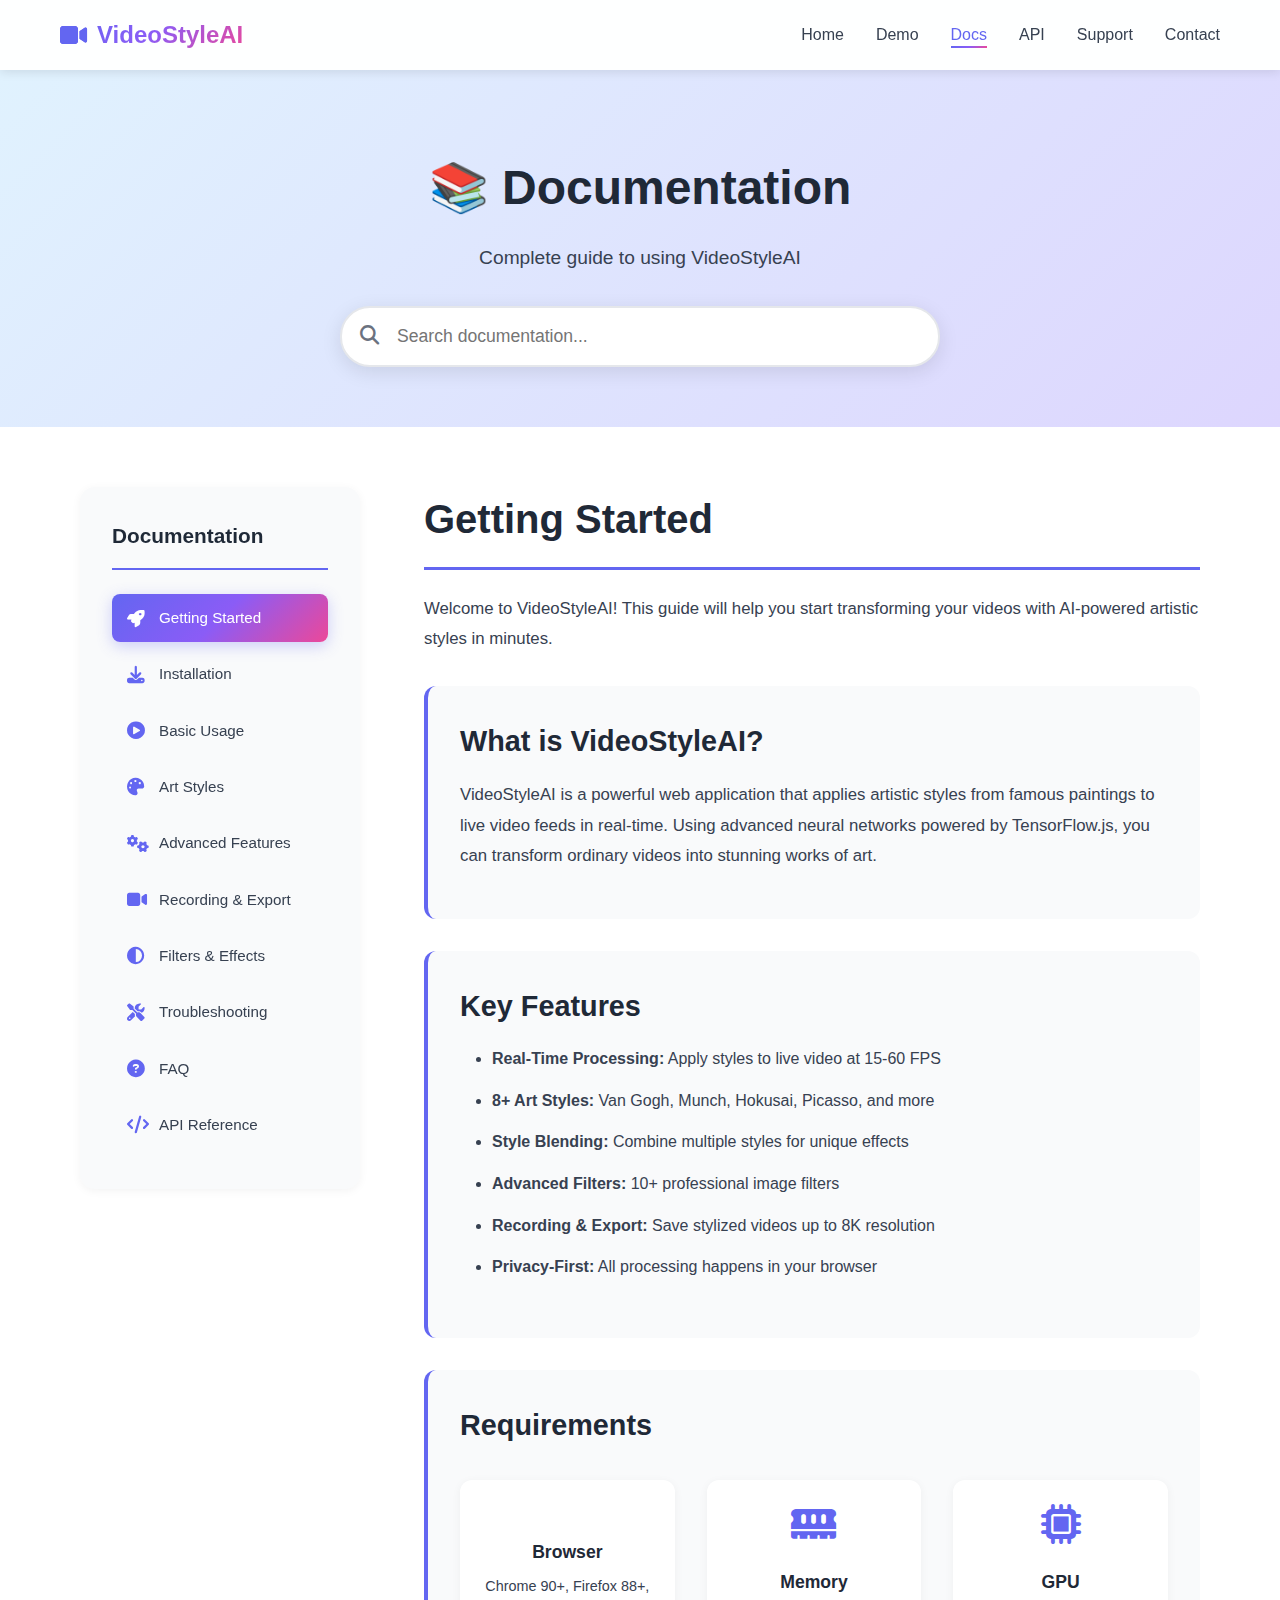
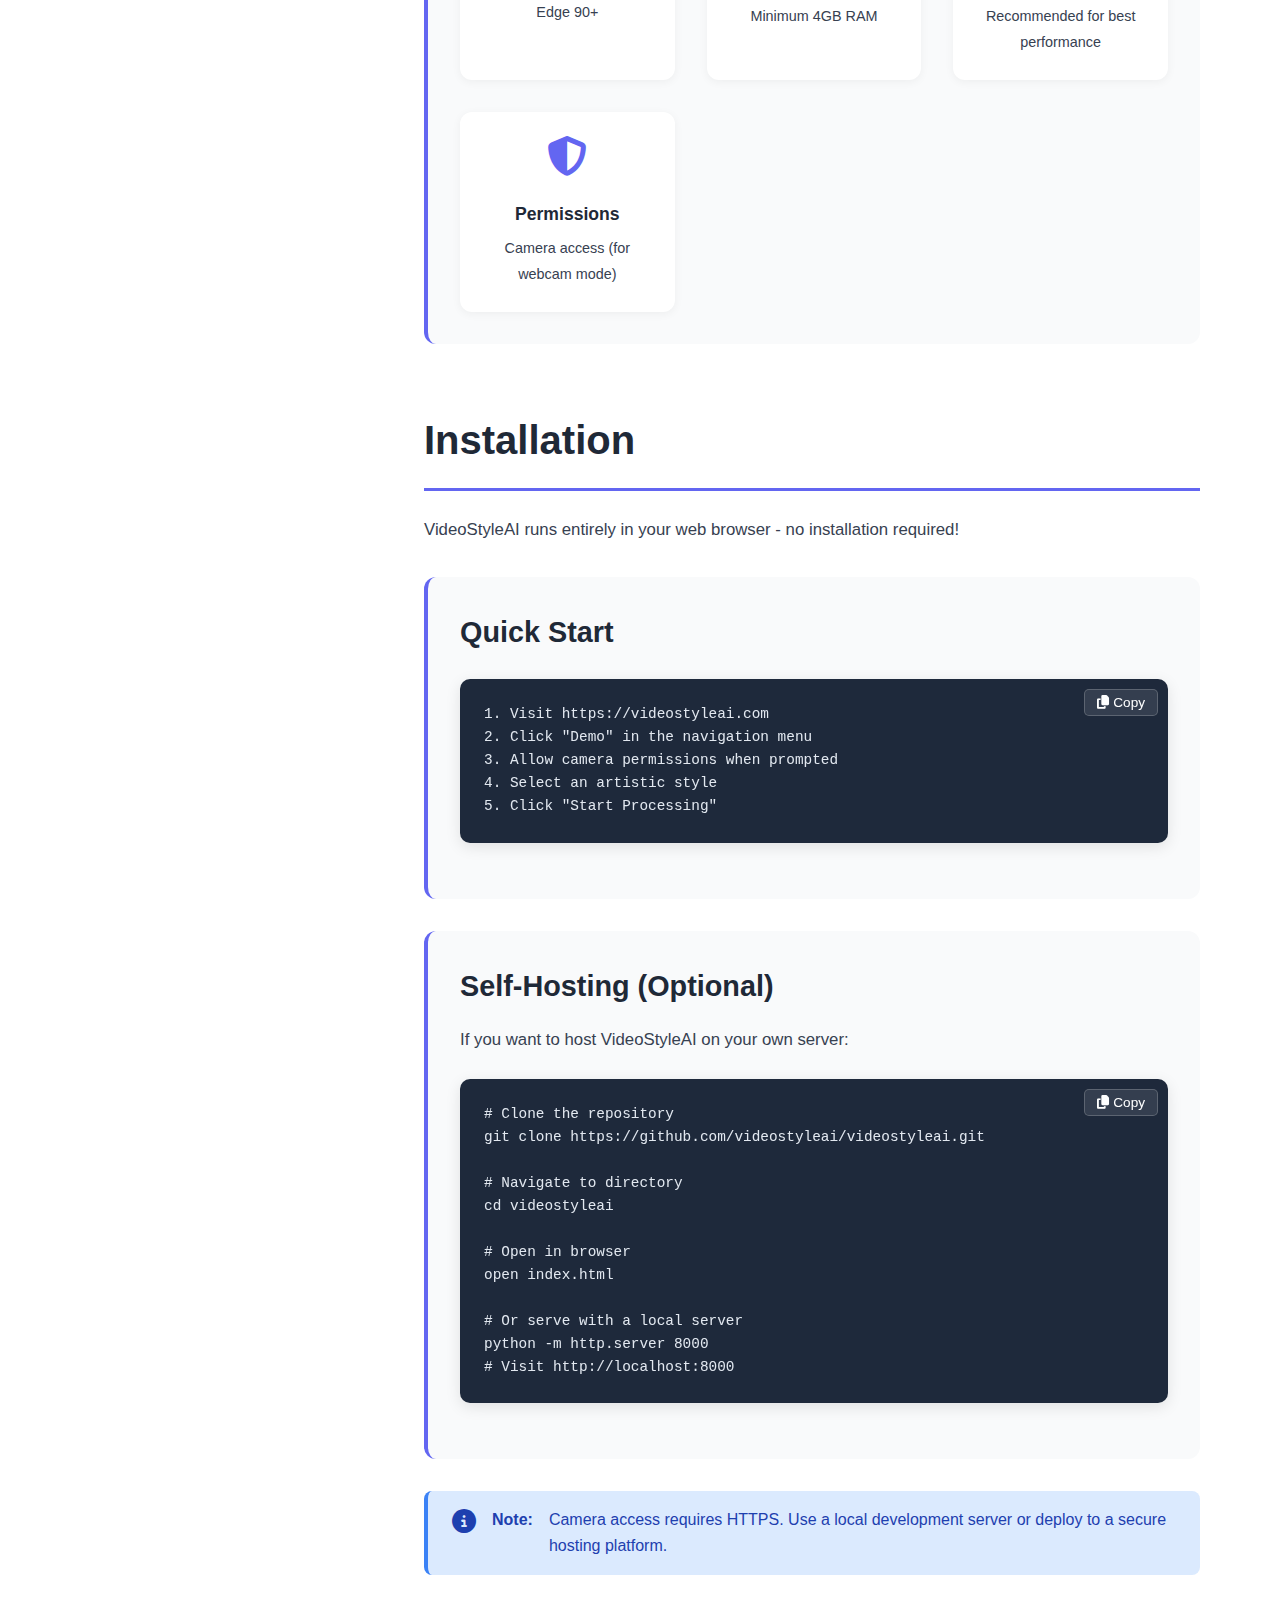
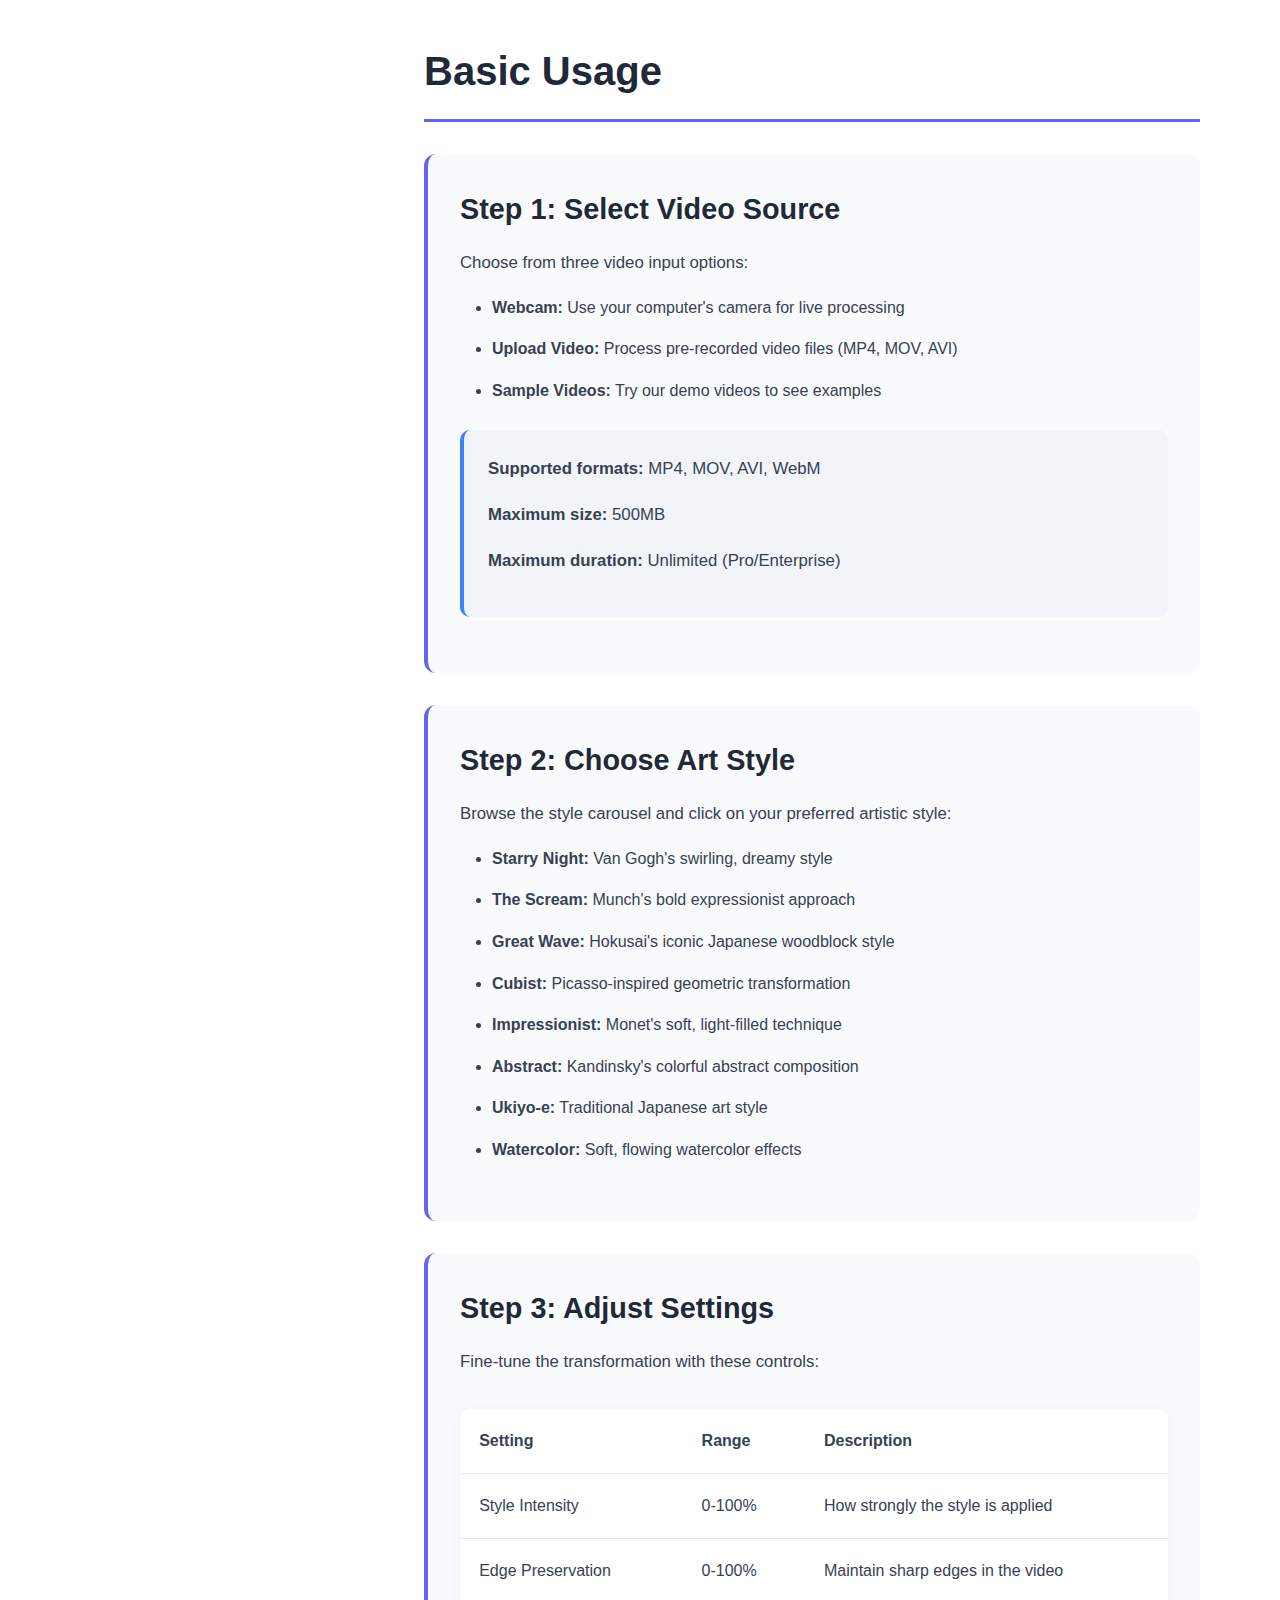
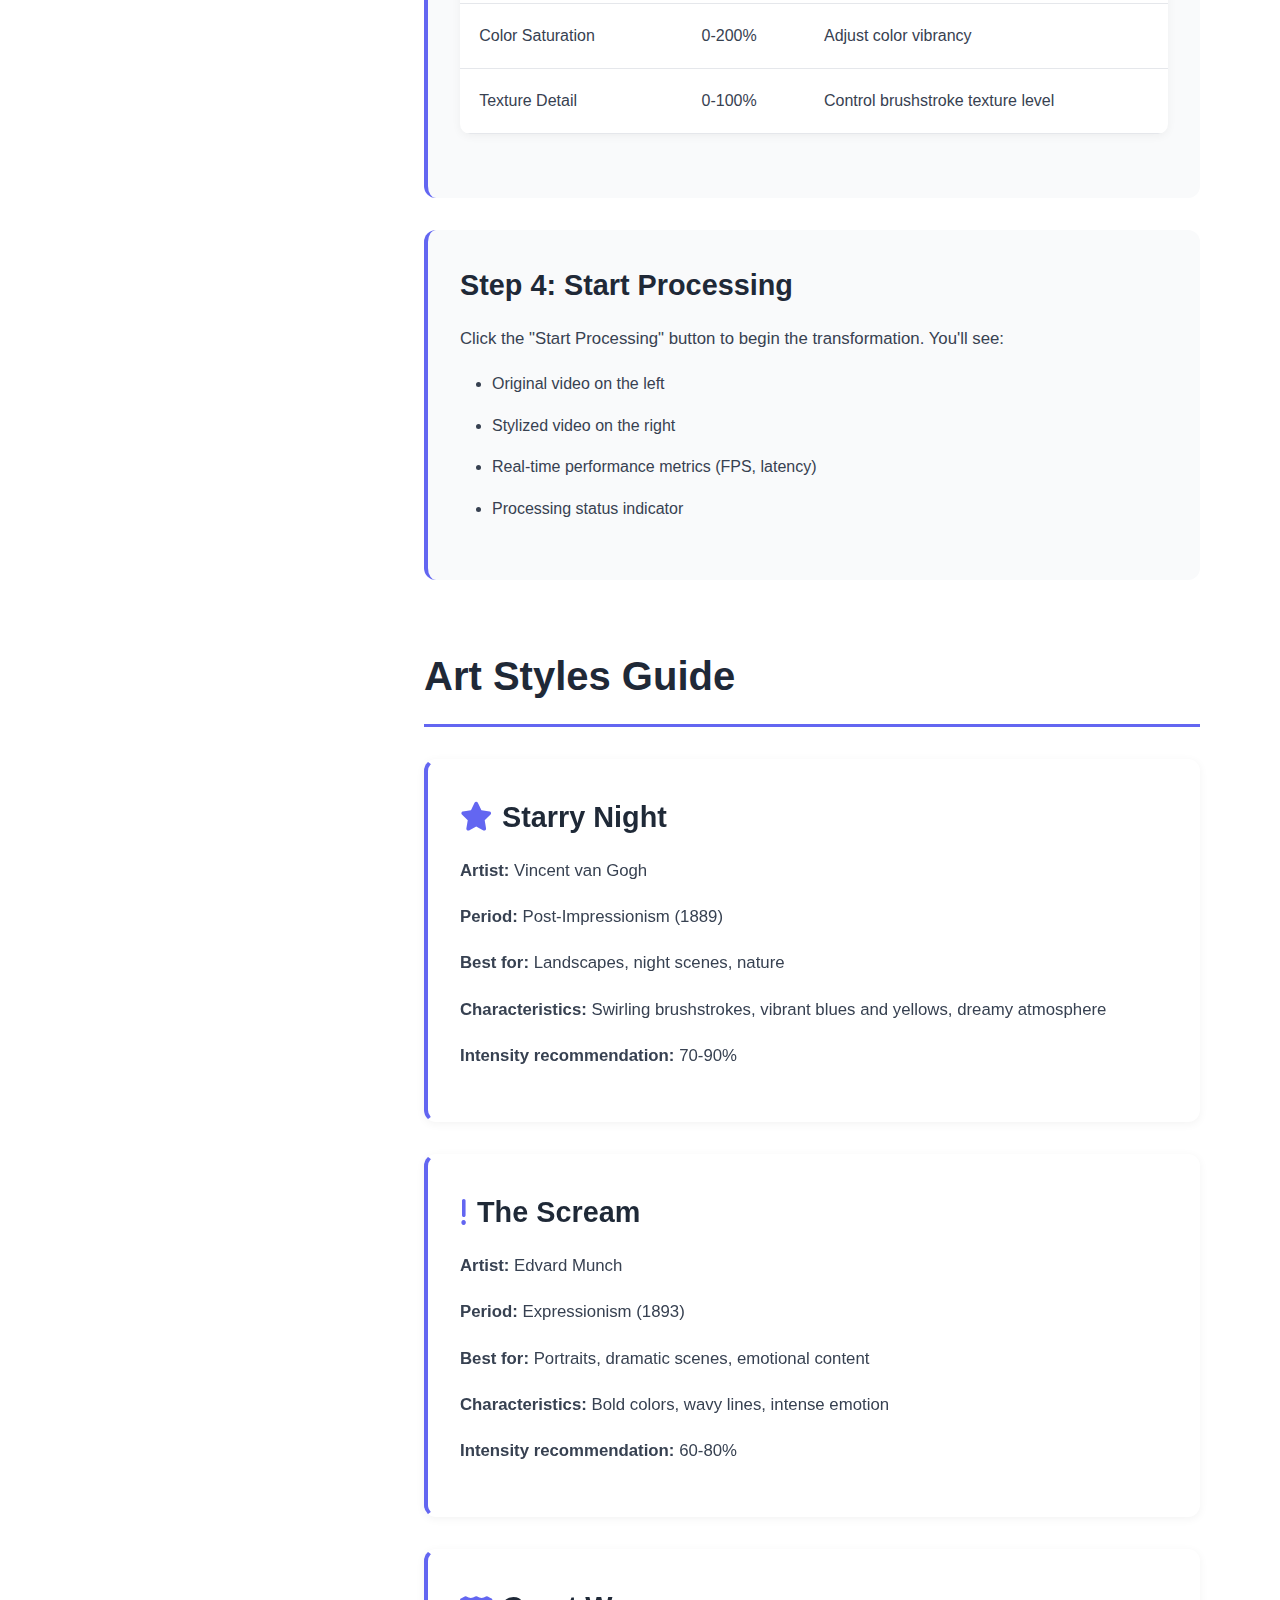
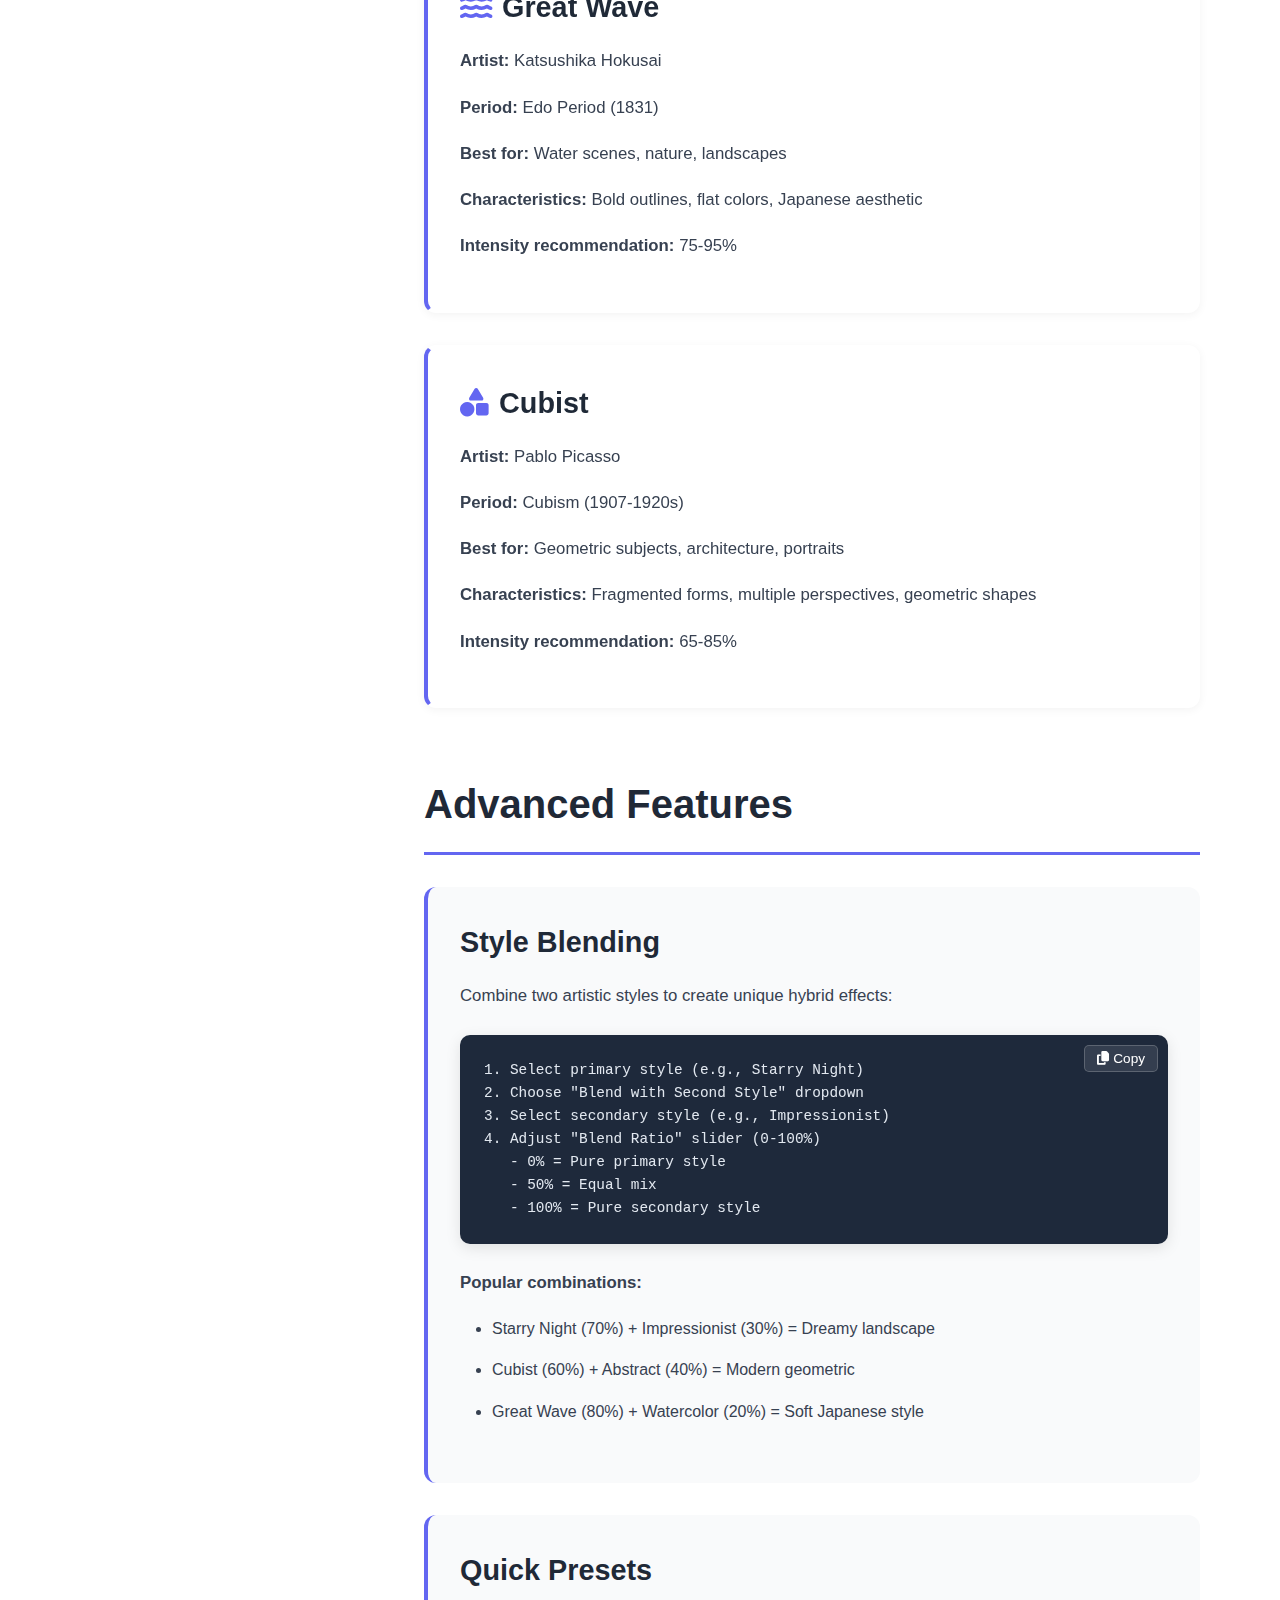
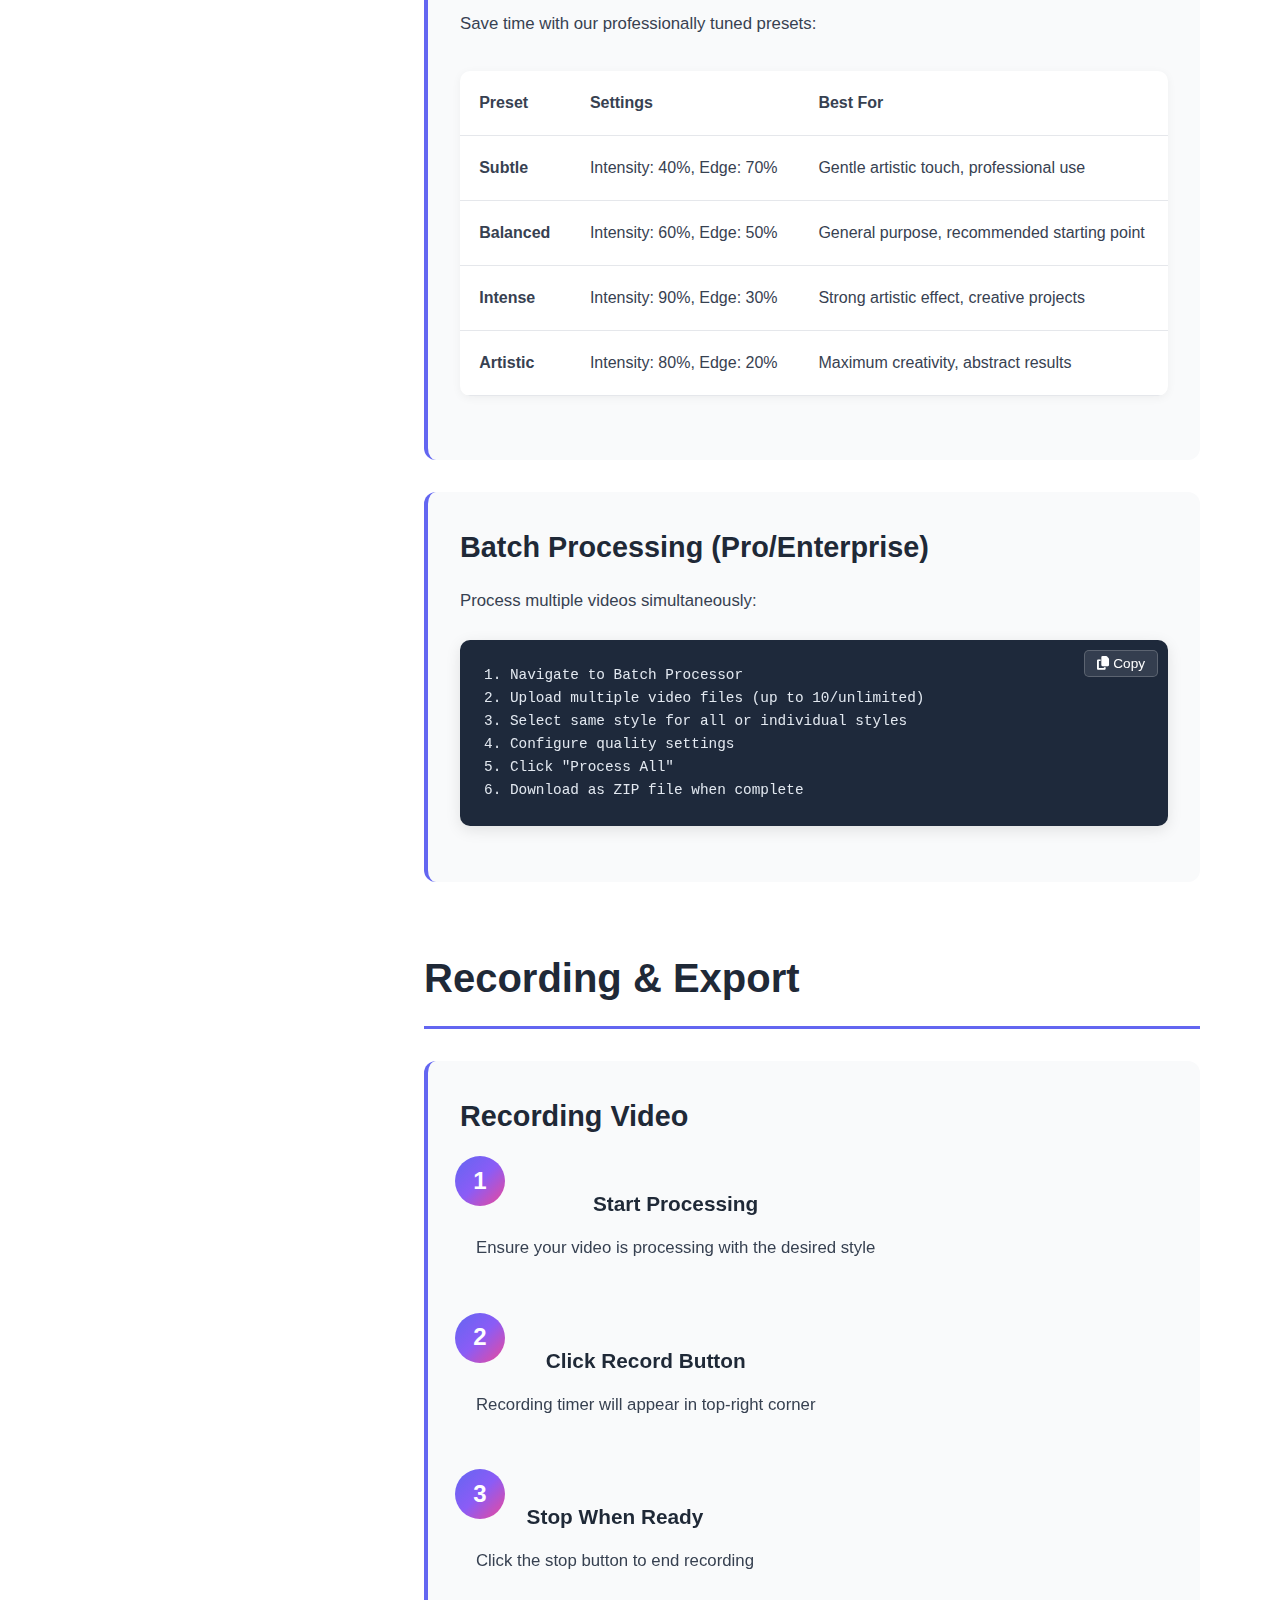
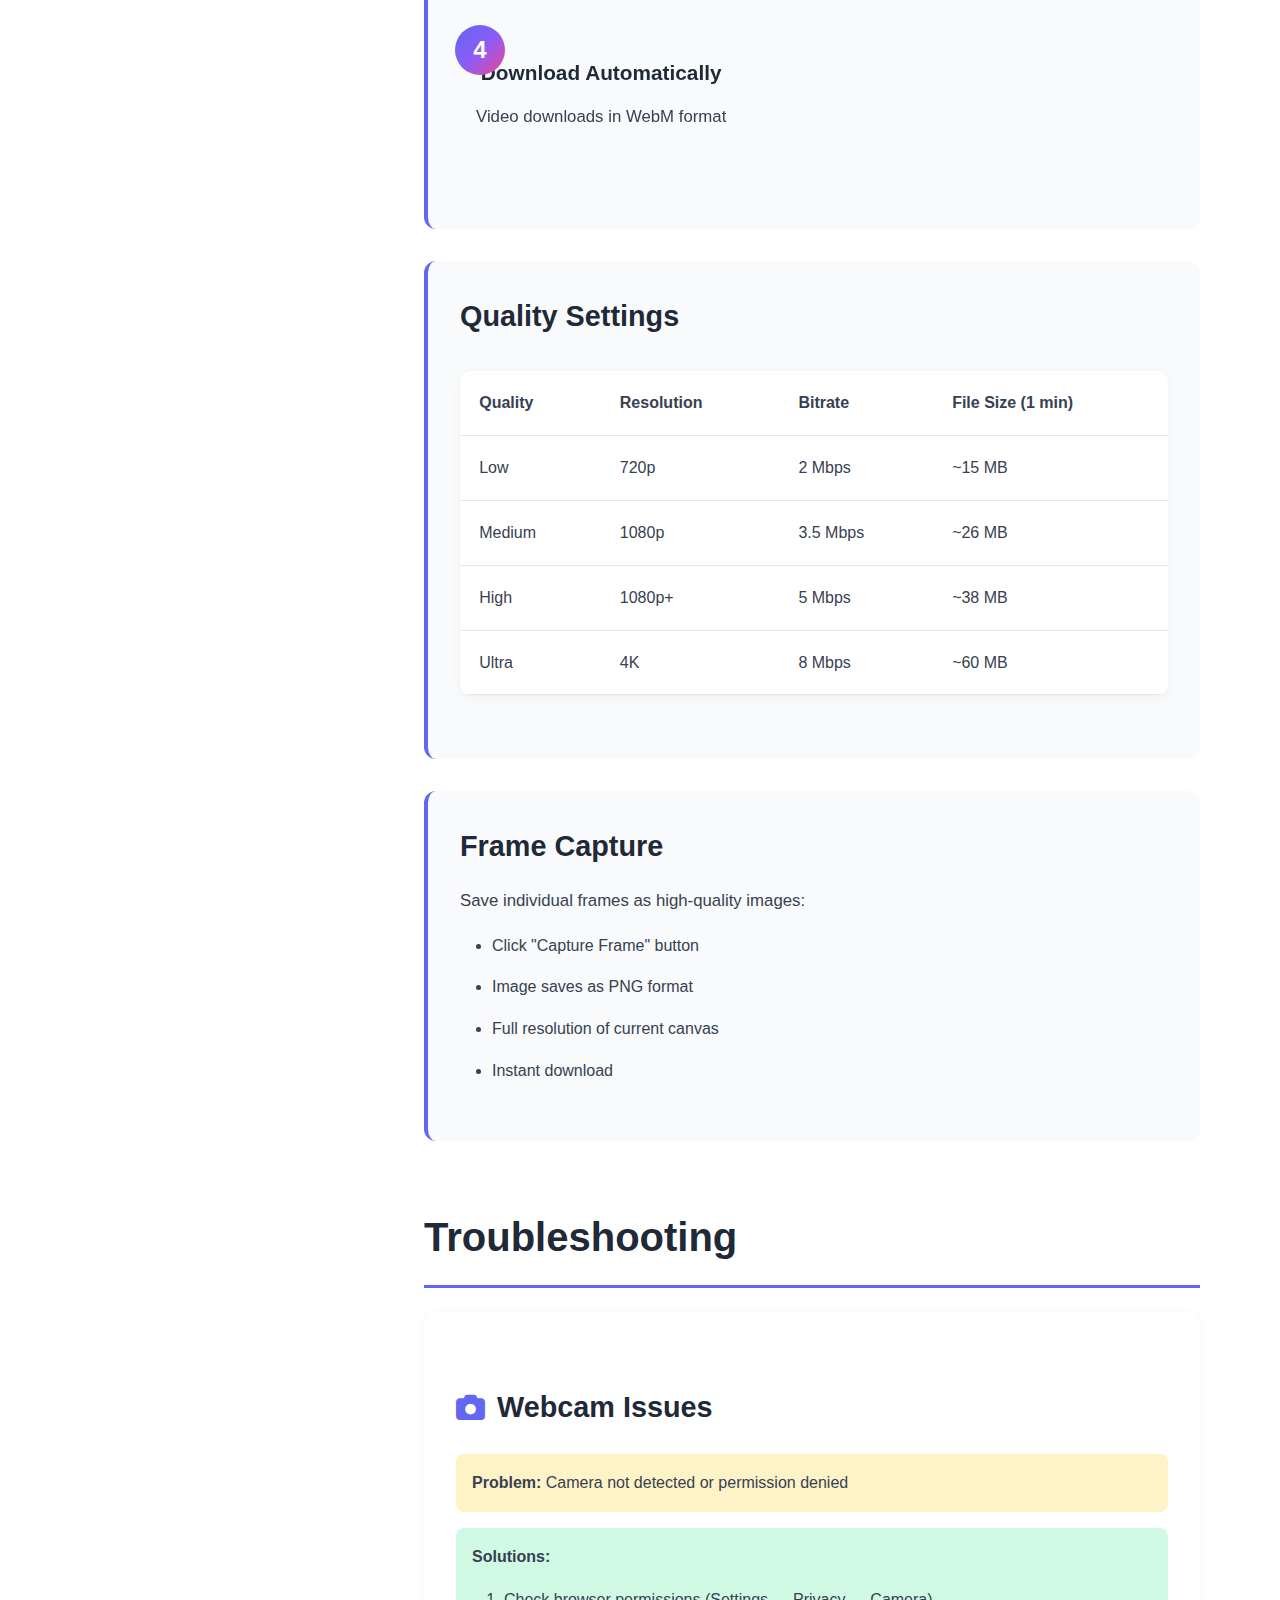
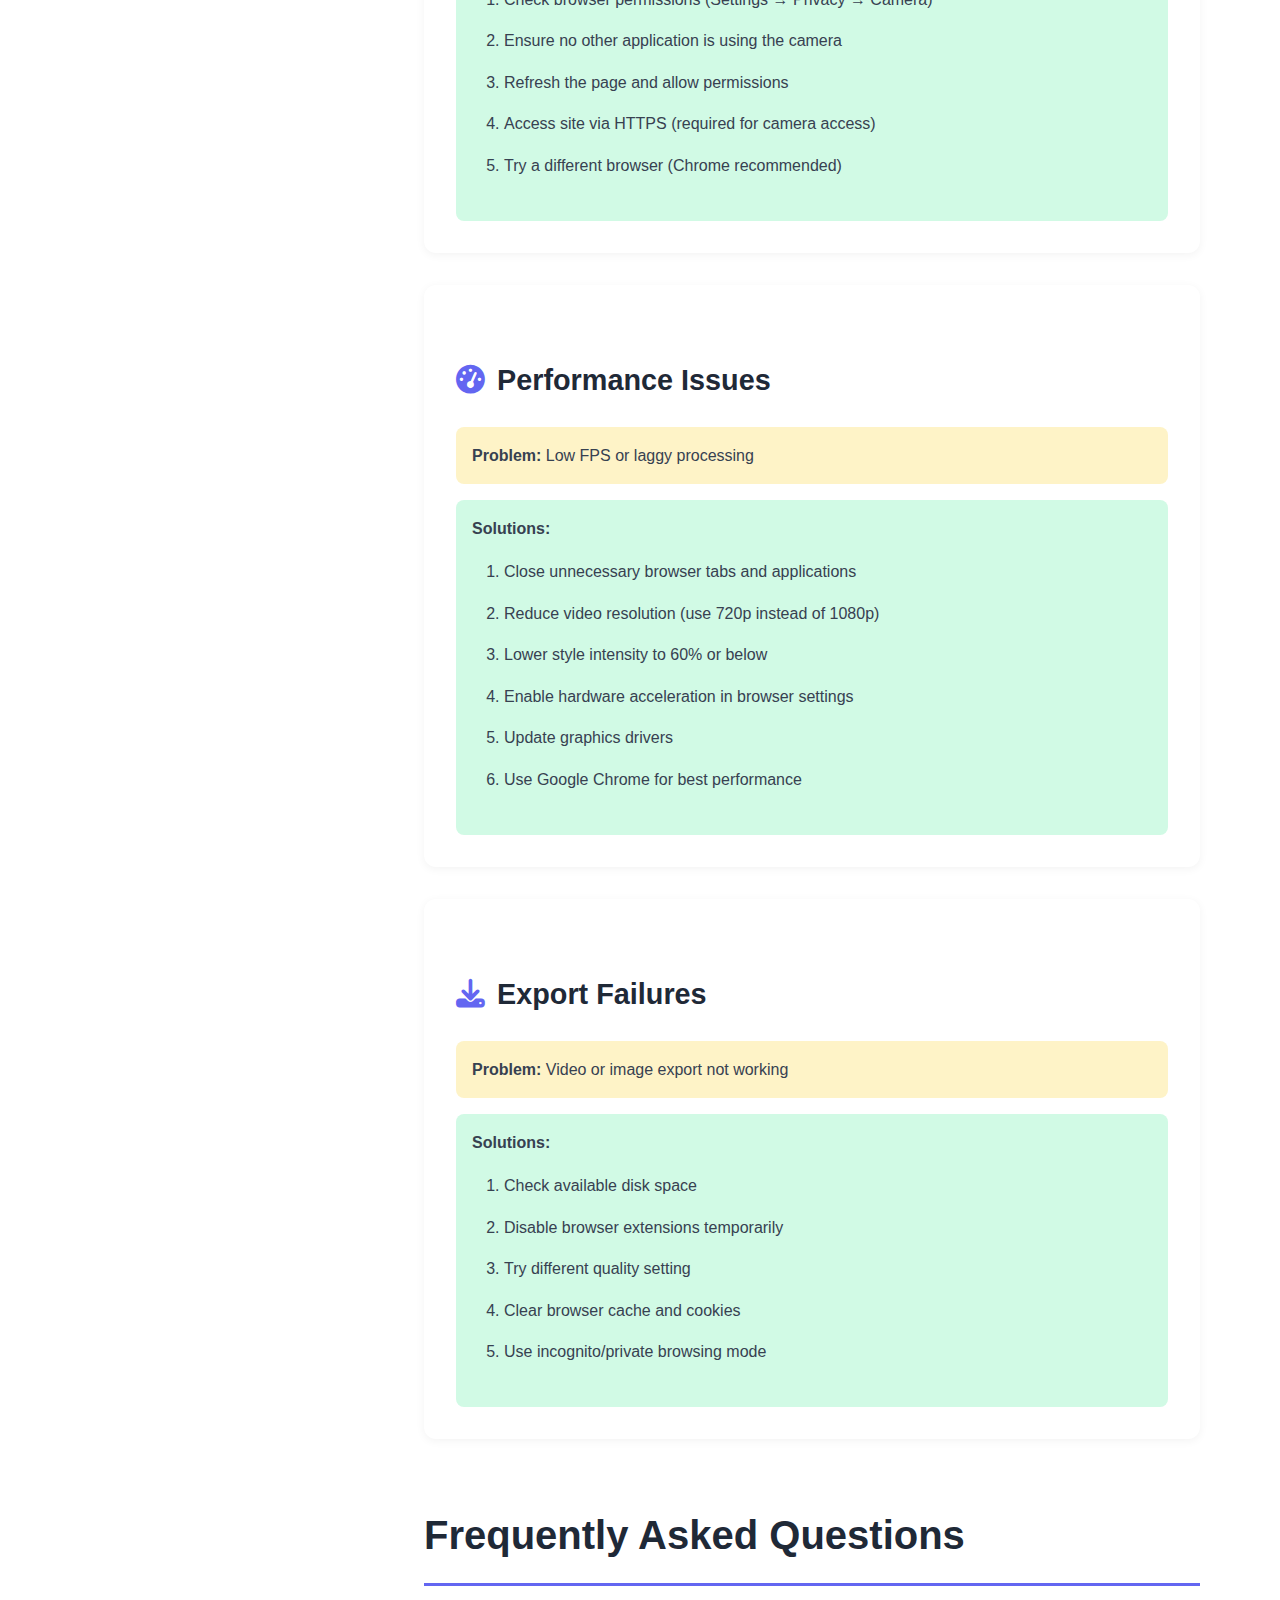
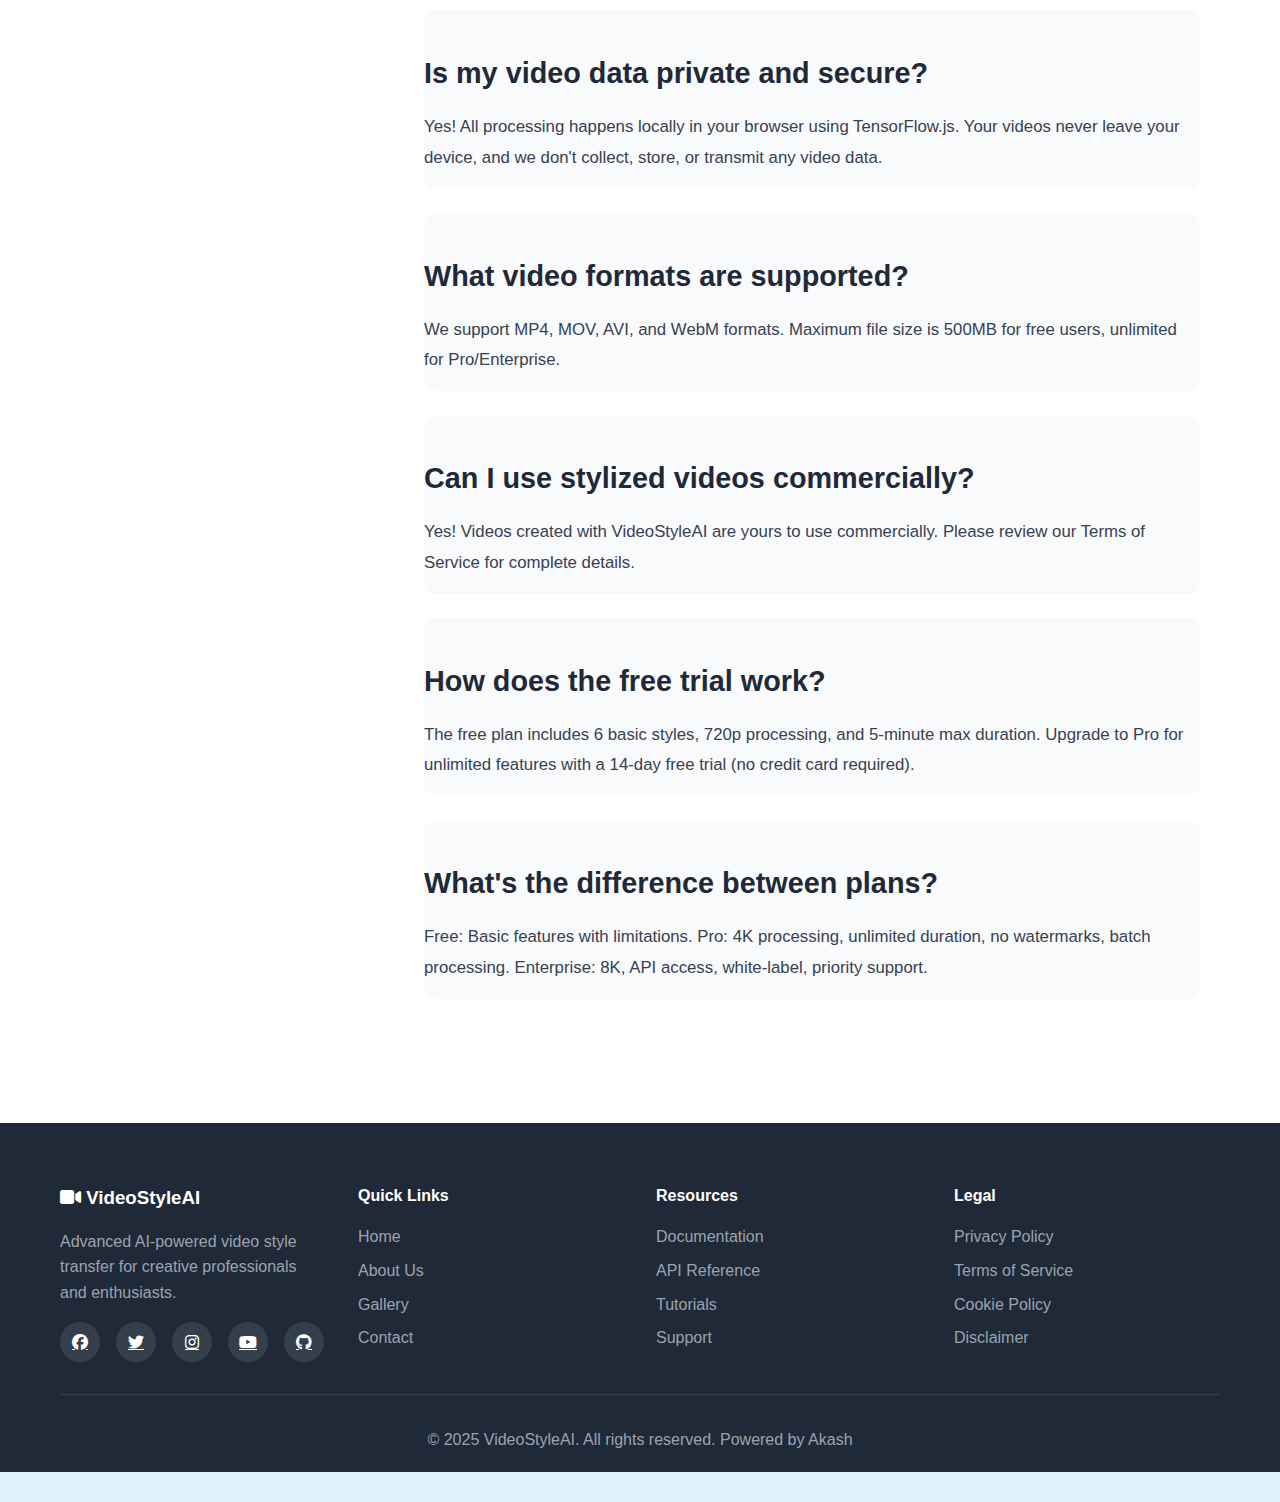
<file: docs.html>
<!DOCTYPE html>
<html lang="en">
<head>
    <meta charset="UTF-8">
    <meta name="viewport" content="width=device-width, initial-scale=1.0">
    <title>Documentation - Video Style Transfer</title>
    <link rel="stylesheet" href="assets/css/style.css">
    <link rel="stylesheet" href="https://cdnjs.cloudflare.com/ajax/libs/font-awesome/6.4.0/css/all.min.css">
</head>
<body>
    <!-- Navigation -->
    <nav class="navbar">
        <div class="nav-container">
            <div class="logo">
                <i class="fas fa-video"></i>
                <span>VideoStyleAI</span>
            </div>
            <ul class="nav-menu" id="navMenu">
                <li><a href="index.html">Home</a></li>
                <li><a href="demo.html">Demo</a></li>
                <li><a href="docs.html" class="active">Docs</a></li>
                <li><a href="api.html">API</a></li>
                <li><a href="support.html">Support</a></li>
                <li><a href="contact.html">Contact</a></li>
            </ul>
            <div class="hamburger" id="hamburger">
                <span></span>
                <span></span>
                <span></span>
            </div>
        </div>
    </nav>

    <!-- Documentation Header -->
    <section class="docs-header">
        <div class="container">
            <h1>📚 Documentation</h1>
            <p>Complete guide to using VideoStyleAI</p>
            <div class="docs-search">
                <i class="fas fa-search"></i>
                <label for="docsSearch"></label><input type="text" id="docsSearch" placeholder="Search documentation...">
            </div>
        </div>
    </section>

    <!-- Documentation Content -->
    <section class="docs-content">
        <div class="container">
            <div class="docs-layout">
                <!-- Sidebar Navigation -->
                <aside class="docs-sidebar">
                    <h3>Documentation</h3>
                    <ul class="docs-menu">
                        <li class="active">
                            <a href="#getting-started"><i class="fas fa-rocket"></i> Getting Started</a>
                        </li>
                        <li>
                            <a href="#installation"><i class="fas fa-download"></i> Installation</a>
                        </li>
                        <li>
                            <a href="#basic-usage"><i class="fas fa-play-circle"></i> Basic Usage</a>
                        </li>
                        <li>
                            <a href="#styles"><i class="fas fa-palette"></i> Art Styles</a>
                        </li>
                        <li>
                            <a href="#advanced"><i class="fas fa-cogs"></i> Advanced Features</a>
                        </li>
                        <li>
                            <a href="#recording"><i class="fas fa-video"></i> Recording & Export</a>
                        </li>
                        <li>
                            <a href="#filters"><i class="fas fa-adjust"></i> Filters & Effects</a>
                        </li>
                        <li>
                            <a href="#troubleshooting"><i class="fas fa-tools"></i> Troubleshooting</a>
                        </li>
                        <li>
                            <a href="#faq"><i class="fas fa-question-circle"></i> FAQ</a>
                        </li>
                        <li>
                            <a href="#api-reference"><i class="fas fa-code"></i> API Reference</a>
                        </li>
                    </ul>
                </aside>

                <!-- Main Documentation -->
                <main class="docs-main">
                    <!-- Getting Started -->
                    <section id="getting-started" class="doc-section">
                        <h2>Getting Started</h2>
                        <p class="lead">Welcome to VideoStyleAI! This guide will help you start transforming your videos with AI-powered artistic styles in minutes.</p>

                        <div class="doc-card">
                            <h3>What is VideoStyleAI?</h3>
                            <p>VideoStyleAI is a powerful web application that applies artistic styles from famous paintings to live video feeds in real-time. Using advanced neural networks powered by TensorFlow.js, you can transform ordinary videos into stunning works of art.</p>
                        </div>

                        <div class="doc-card">
                            <h3>Key Features</h3>
                            <ul>
                                <li><strong>Real-Time Processing:</strong> Apply styles to live video at 15-60 FPS</li>
                                <li><strong>8+ Art Styles:</strong> Van Gogh, Munch, Hokusai, Picasso, and more</li>
                                <li><strong>Style Blending:</strong> Combine multiple styles for unique effects</li>
                                <li><strong>Advanced Filters:</strong> 10+ professional image filters</li>
                                <li><strong>Recording & Export:</strong> Save stylized videos up to 8K resolution</li>
                                <li><strong>Privacy-First:</strong> All processing happens in your browser</li>
                            </ul>
                        </div>

                        <div class="doc-card">
                            <h3>Requirements</h3>
                            <div class="requirements-grid">
                                <div class="requirement">
                                    <i class="fas fa-browser"></i>
                                    <h4>Browser</h4>
                                    <p>Chrome 90+, Firefox 88+, Edge 90+</p>
                                </div>
                                <div class="requirement">
                                    <i class="fas fa-memory"></i>
                                    <h4>Memory</h4>
                                    <p>Minimum 4GB RAM</p>
                                </div>
                                <div class="requirement">
                                    <i class="fas fa-microchip"></i>
                                    <h4>GPU</h4>
                                    <p>Recommended for best performance</p>
                                </div>
                                <div class="requirement">
                                    <i class="fas fa-shield-alt"></i>
                                    <h4>Permissions</h4>
                                    <p>Camera access (for webcam mode)</p>
                                </div>
                            </div>
                        </div>
                    </section>

                    <!-- Installation -->
                    <section id="installation" class="doc-section">
                        <h2>Installation</h2>
                        <p>VideoStyleAI runs entirely in your web browser - no installation required!</p>

                        <div class="doc-card">
                            <h3>Quick Start</h3>
                            <div class="code-block">
                                <pre><code>1. Visit https://videostyleai.com
2. Click "Demo" in the navigation menu
3. Allow camera permissions when prompted
4. Select an artistic style
5. Click "Start Processing"</code></pre>
                            </div>
                        </div>

                        <div class="doc-card">
                            <h3>Self-Hosting (Optional)</h3>
                            <p>If you want to host VideoStyleAI on your own server:</p>
                            <div class="code-block">
                                <pre><code># Clone the repository
git clone https://github.com/videostyleai/videostyleai.git

# Navigate to directory
cd videostyleai

# Open in browser
open index.html

# Or serve with a local server
python -m http.server 8000
# Visit http://localhost:8000</code></pre>
                            </div>
                        </div>

                        <div class="alert alert-info">
                            <i class="fas fa-info-circle"></i>
                            <strong>Note:</strong> Camera access requires HTTPS. Use a local development server or deploy to a secure hosting platform.
                        </div>
                    </section>

                    <!-- Basic Usage -->
                    <section id="basic-usage" class="doc-section">
                        <h2>Basic Usage</h2>

                        <div class="doc-card">
                            <h3>Step 1: Select Video Source</h3>
                            <p>Choose from three video input options:</p>
                            <ul>
                                <li><strong>Webcam:</strong> Use your computer's camera for live processing</li>
                                <li><strong>Upload Video:</strong> Process pre-recorded video files (MP4, MOV, AVI)</li>
                                <li><strong>Sample Videos:</strong> Try our demo videos to see examples</li>
                            </ul>
                            <div class="code-example">
                                <p><strong>Supported formats:</strong> MP4, MOV, AVI, WebM</p>
                                <p><strong>Maximum size:</strong> 500MB</p>
                                <p><strong>Maximum duration:</strong> Unlimited (Pro/Enterprise)</p>
                            </div>
                        </div>

                        <div class="doc-card">
                            <h3>Step 2: Choose Art Style</h3>
                            <p>Browse the style carousel and click on your preferred artistic style:</p>
                            <ul>
                                <li><strong>Starry Night:</strong> Van Gogh's swirling, dreamy style</li>
                                <li><strong>The Scream:</strong> Munch's bold expressionist approach</li>
                                <li><strong>Great Wave:</strong> Hokusai's iconic Japanese woodblock style</li>
                                <li><strong>Cubist:</strong> Picasso-inspired geometric transformation</li>
                                <li><strong>Impressionist:</strong> Monet's soft, light-filled technique</li>
                                <li><strong>Abstract:</strong> Kandinsky's colorful abstract composition</li>
                                <li><strong>Ukiyo-e:</strong> Traditional Japanese art style</li>
                                <li><strong>Watercolor:</strong> Soft, flowing watercolor effects</li>
                            </ul>
                        </div>

                        <div class="doc-card">
                            <h3>Step 3: Adjust Settings</h3>
                            <p>Fine-tune the transformation with these controls:</p>
                            <table class="settings-table">
                                <tr>
                                    <th>Setting</th>
                                    <th>Range</th>
                                    <th>Description</th>
                                </tr>
                                <tr>
                                    <td>Style Intensity</td>
                                    <td>0-100%</td>
                                    <td>How strongly the style is applied</td>
                                </tr>
                                <tr>
                                    <td>Edge Preservation</td>
                                    <td>0-100%</td>
                                    <td>Maintain sharp edges in the video</td>
                                </tr>
                                <tr>
                                    <td>Color Saturation</td>
                                    <td>0-200%</td>
                                    <td>Adjust color vibrancy</td>
                                </tr>
                                <tr>
                                    <td>Texture Detail</td>
                                    <td>0-100%</td>
                                    <td>Control brushstroke texture level</td>
                                </tr>
                            </table>
                        </div>

                        <div class="doc-card">
                            <h3>Step 4: Start Processing</h3>
                            <p>Click the "Start Processing" button to begin the transformation. You'll see:</p>
                            <ul>
                                <li>Original video on the left</li>
                                <li>Stylized video on the right</li>
                                <li>Real-time performance metrics (FPS, latency)</li>
                                <li>Processing status indicator</li>
                            </ul>
                        </div>
                    </section>

                    <!-- Art Styles -->
                    <section id="styles" class="doc-section">
                        <h2>Art Styles Guide</h2>

                        <div class="style-guide">
                            <div class="style-item">
                                <h3><i class="fas fa-star"></i> Starry Night</h3>
                                <p><strong>Artist:</strong> Vincent van Gogh</p>
                                <p><strong>Period:</strong> Post-Impressionism (1889)</p>
                                <p><strong>Best for:</strong> Landscapes, night scenes, nature</p>
                                <p><strong>Characteristics:</strong> Swirling brushstrokes, vibrant blues and yellows, dreamy atmosphere</p>
                                <p><strong>Intensity recommendation:</strong> 70-90%</p>
                            </div>

                            <div class="style-item">
                                <h3><i class="fas fa-exclamation"></i> The Scream</h3>
                                <p><strong>Artist:</strong> Edvard Munch</p>
                                <p><strong>Period:</strong> Expressionism (1893)</p>
                                <p><strong>Best for:</strong> Portraits, dramatic scenes, emotional content</p>
                                <p><strong>Characteristics:</strong> Bold colors, wavy lines, intense emotion</p>
                                <p><strong>Intensity recommendation:</strong> 60-80%</p>
                            </div>

                            <div class="style-item">
                                <h3><i class="fas fa-water"></i> Great Wave</h3>
                                <p><strong>Artist:</strong> Katsushika Hokusai</p>
                                <p><strong>Period:</strong> Edo Period (1831)</p>
                                <p><strong>Best for:</strong> Water scenes, nature, landscapes</p>
                                <p><strong>Characteristics:</strong> Bold outlines, flat colors, Japanese aesthetic</p>
                                <p><strong>Intensity recommendation:</strong> 75-95%</p>
                            </div>

                            <div class="style-item">
                                <h3><i class="fas fa-shapes"></i> Cubist</h3>
                                <p><strong>Artist:</strong> Pablo Picasso</p>
                                <p><strong>Period:</strong> Cubism (1907-1920s)</p>
                                <p><strong>Best for:</strong> Geometric subjects, architecture, portraits</p>
                                <p><strong>Characteristics:</strong> Fragmented forms, multiple perspectives, geometric shapes</p>
                                <p><strong>Intensity recommendation:</strong> 65-85%</p>
                            </div>
                        </div>
                    </section>

                    <!-- Advanced Features -->
                    <section id="advanced" class="doc-section">
                        <h2>Advanced Features</h2>

                        <div class="doc-card">
                            <h3>Style Blending</h3>
                            <p>Combine two artistic styles to create unique hybrid effects:</p>
                            <div class="code-block">
                                <pre><code>1. Select primary style (e.g., Starry Night)
2. Choose "Blend with Second Style" dropdown
3. Select secondary style (e.g., Impressionist)
4. Adjust "Blend Ratio" slider (0-100%)
   - 0% = Pure primary style
   - 50% = Equal mix
   - 100% = Pure secondary style</code></pre>
                            </div>
                            <p><strong>Popular combinations:</strong></p>
                            <ul>
                                <li>Starry Night (70%) + Impressionist (30%) = Dreamy landscape</li>
                                <li>Cubist (60%) + Abstract (40%) = Modern geometric</li>
                                <li>Great Wave (80%) + Watercolor (20%) = Soft Japanese style</li>
                            </ul>
                        </div>

                        <div class="doc-card">
                            <h3>Quick Presets</h3>
                            <p>Save time with our professionally tuned presets:</p>
                            <table class="presets-table">
                                <tr>
                                    <th>Preset</th>
                                    <th>Settings</th>
                                    <th>Best For</th>
                                </tr>
                                <tr>
                                    <td><strong>Subtle</strong></td>
                                    <td>Intensity: 40%, Edge: 70%</td>
                                    <td>Gentle artistic touch, professional use</td>
                                </tr>
                                <tr>
                                    <td><strong>Balanced</strong></td>
                                    <td>Intensity: 60%, Edge: 50%</td>
                                    <td>General purpose, recommended starting point</td>
                                </tr>
                                <tr>
                                    <td><strong>Intense</strong></td>
                                    <td>Intensity: 90%, Edge: 30%</td>
                                    <td>Strong artistic effect, creative projects</td>
                                </tr>
                                <tr>
                                    <td><strong>Artistic</strong></td>
                                    <td>Intensity: 80%, Edge: 20%</td>
                                    <td>Maximum creativity, abstract results</td>
                                </tr>
                            </table>
                        </div>

                        <div class="doc-card">
                            <h3>Batch Processing (Pro/Enterprise)</h3>
                            <p>Process multiple videos simultaneously:</p>
                            <div class="code-block">
                                <pre><code>1. Navigate to Batch Processor
2. Upload multiple video files (up to 10/unlimited)
3. Select same style for all or individual styles
4. Configure quality settings
5. Click "Process All"
6. Download as ZIP file when complete</code></pre>
                            </div>
                        </div>
                    </section>

                    <!-- Recording & Export -->
                    <section id="recording" class="doc-section">
                        <h2>Recording & Export</h2>

                        <div class="doc-card">
                            <h3>Recording Video</h3>
                            <div class="step-by-step">
                                <div class="step">
                                    <span class="step-number">1</span>
                                    <div class="step-content">
                                        <h4>Start Processing</h4>
                                        <p>Ensure your video is processing with the desired style</p>
                                    </div>
                                </div>
                                <div class="step">
                                    <span class="step-number">2</span>
                                    <div class="step-content">
                                        <h4>Click Record Button</h4>
                                        <p>Recording timer will appear in top-right corner</p>
                                    </div>
                                </div>
                                <div class="step">
                                    <span class="step-number">3</span>
                                    <div class="step-content">
                                        <h4>Stop When Ready</h4>
                                        <p>Click the stop button to end recording</p>
                                    </div>
                                </div>
                                <div class="step">
                                    <span class="step-number">4</span>
                                    <div class="step-content">
                                        <h4>Download Automatically</h4>
                                        <p>Video downloads in WebM format</p>
                                    </div>
                                </div>
                            </div>
                        </div>

                        <div class="doc-card">
                            <h3>Quality Settings</h3>
                            <table class="quality-table">
                                <tr>
                                    <th>Quality</th>
                                    <th>Resolution</th>
                                    <th>Bitrate</th>
                                    <th>File Size (1 min)</th>
                                </tr>
                                <tr>
                                    <td>Low</td>
                                    <td>720p</td>
                                    <td>2 Mbps</td>
                                    <td>~15 MB</td>
                                </tr>
                                <tr>
                                    <td>Medium</td>
                                    <td>1080p</td>
                                    <td>3.5 Mbps</td>
                                    <td>~26 MB</td>
                                </tr>
                                <tr>
                                    <td>High</td>
                                    <td>1080p+</td>
                                    <td>5 Mbps</td>
                                    <td>~38 MB</td>
                                </tr>
                                <tr>
                                    <td>Ultra</td>
                                    <td>4K</td>
                                    <td>8 Mbps</td>
                                    <td>~60 MB</td>
                                </tr>
                            </table>
                        </div>

                        <div class="doc-card">
                            <h3>Frame Capture</h3>
                            <p>Save individual frames as high-quality images:</p>
                            <ul>
                                <li>Click "Capture Frame" button</li>
                                <li>Image saves as PNG format</li>
                                <li>Full resolution of current canvas</li>
                                <li>Instant download</li>
                            </ul>
                        </div>
                    </section>

                    <!-- Troubleshooting -->
                    <section id="troubleshooting" class="doc-section">
                        <h2>Troubleshooting</h2>

                        <div class="troubleshoot-item">
                            <h3><i class="fas fa-camera"></i> Webcam Issues</h3>
                            <div class="problem">
                                <strong>Problem:</strong> Camera not detected or permission denied
                            </div>
                            <div class="solutions">
                                <strong>Solutions:</strong>
                                <ol>
                                    <li>Check browser permissions (Settings → Privacy → Camera)</li>
                                    <li>Ensure no other application is using the camera</li>
                                    <li>Refresh the page and allow permissions</li>
                                    <li>Access site via HTTPS (required for camera access)</li>
                                    <li>Try a different browser (Chrome recommended)</li>
                                </ol>
                            </div>
                        </div>

                        <div class="troubleshoot-item">
                            <h3><i class="fas fa-tachometer-alt"></i> Performance Issues</h3>
                            <div class="problem">
                                <strong>Problem:</strong> Low FPS or laggy processing
                            </div>
                            <div class="solutions">
                                <strong>Solutions:</strong>
                                <ol>
                                    <li>Close unnecessary browser tabs and applications</li>
                                    <li>Reduce video resolution (use 720p instead of 1080p)</li>
                                    <li>Lower style intensity to 60% or below</li>
                                    <li>Enable hardware acceleration in browser settings</li>
                                    <li>Update graphics drivers</li>
                                    <li>Use Google Chrome for best performance</li>
                                </ol>
                            </div>
                        </div>

                        <div class="troubleshoot-item">
                            <h3><i class="fas fa-download"></i> Export Failures</h3>
                            <div class="problem">
                                <strong>Problem:</strong> Video or image export not working
                            </div>
                            <div class="solutions">
                                <strong>Solutions:</strong>
                                <ol>
                                    <li>Check available disk space</li>
                                    <li>Disable browser extensions temporarily</li>
                                    <li>Try different quality setting</li>
                                    <li>Clear browser cache and cookies</li>
                                    <li>Use incognito/private browsing mode</li>
                                </ol>
                            </div>
                        </div>
                    </section>

                    <!-- FAQ -->
                    <section id="faq" class="doc-section">
                        <h2>Frequently Asked Questions</h2>

                        <div class="faq-item">
                            <h3>Is my video data private and secure?</h3>
                            <p>Yes! All processing happens locally in your browser using TensorFlow.js. Your videos never leave your device, and we don't collect, store, or transmit any video data.</p>
                        </div>

                        <div class="faq-item">
                            <h3>What video formats are supported?</h3>
                            <p>We support MP4, MOV, AVI, and WebM formats. Maximum file size is 500MB for free users, unlimited for Pro/Enterprise.</p>
                        </div>

                        <div class="faq-item">
                            <h3>Can I use stylized videos commercially?</h3>
                            <p>Yes! Videos created with VideoStyleAI are yours to use commercially. Please review our Terms of Service for complete details.</p>
                        </div>

                        <div class="faq-item">
                            <h3>How does the free trial work?</h3>
                            <p>The free plan includes 6 basic styles, 720p processing, and 5-minute max duration. Upgrade to Pro for unlimited features with a 14-day free trial (no credit card required).</p>
                        </div>

                        <div class="faq-item">
                            <h3>What's the difference between plans?</h3>
                            <p>Free: Basic features with limitations. Pro: 4K processing, unlimited duration, no watermarks, batch processing. Enterprise: 8K, API access, white-label, priority support.</p>
                        </div>
                    </section>
                </main>
            </div>
        </div>
    </section>

    <!-- Footer -->
     <footer class="footer">
        <div class="container">
            <div class="footer-content">
                <div class="footer-section">
                    <h3><i class="fas fa-video"></i> VideoStyleAI</h3>
                    <p>Advanced AI-powered video style transfer for creative professionals and enthusiasts.</p>
                    <div class="social-links">
                        <a href="#"><i class="fab fa-facebook"></i></a>
                        <a href="#"><i class="fab fa-twitter"></i></a>
                        <a href="#"><i class="fab fa-instagram"></i></a>
                        <a href="#"><i class="fab fa-youtube"></i></a>
                        <a href="#"><i class="fab fa-github"></i></a>
                    </div>
                </div>
                <div class="footer-section">
                    <h4>Quick Links</h4>
                    <ul>
                        <li><a href="index.html">Home</a></li>
                        <li><a href="about.html">About Us</a></li>
                        <li><a href="gallery.html">Gallery</a></li>
                        <li><a href="contact.html">Contact</a></li>
                    </ul>
                </div>
                <div class="footer-section">
                    <h4>Resources</h4>
                    <ul>
                        <li><a href="docs.html">Documentation</a></li>
                        <li><a href="api.html">API Reference</a></li>
                        <li><a href="tutorials.html">Tutorials</a></li>
                        <li><a href="support.html">Support</a></li>
                    </ul>
                </div>
                <div class="footer-section">
                    <h4>Legal</h4>
                    <ul>
                        <li><a href="privacy.html">Privacy Policy</a></li>
                        <li><a href="terms.html">Terms of Service</a></li>
                        <li><a href="cookies.html">Cookie Policy</a></li>
                        <li><a href="disclaimer.html">Disclaimer</a></li>
                    </ul>
                </div>
            </div>
            <div class="footer-bottom">
                <p>&copy; 2025 VideoStyleAI. All rights reserved. Powered by Akash</p>
            </div>
        </div>
    </footer>

    <script src="assets/js/chatbot.js"></script>
    <script src="assets/js/main.js"></script>
    <script>
        // Documentation search
        document.getElementById('docsSearch').addEventListener('input', function(e) {
            const searchTerm = e.target.value.toLowerCase();
            const sections = document.querySelectorAll('.doc-section');

            sections.forEach(section => {
                const text = section.textContent.toLowerCase();
                section.style.display = text.includes(searchTerm) ? 'block' : 'none';
            });
        });

        // Smooth scrolling for sidebar links
        document.querySelectorAll('.docs-menu a').forEach(link => {
            link.addEventListener('click', function(e) {
                e.preventDefault();
                const target = document.querySelector(this.getAttribute('href'));
                target.scrollIntoView({ behavior: 'smooth' });

                // Update active state
                document.querySelectorAll('.docs-menu li').forEach(li => li.classList.remove('active'));
                this.parentElement.classList.add('active');
            });
        });
    </script>
</body>
</html>
</file>
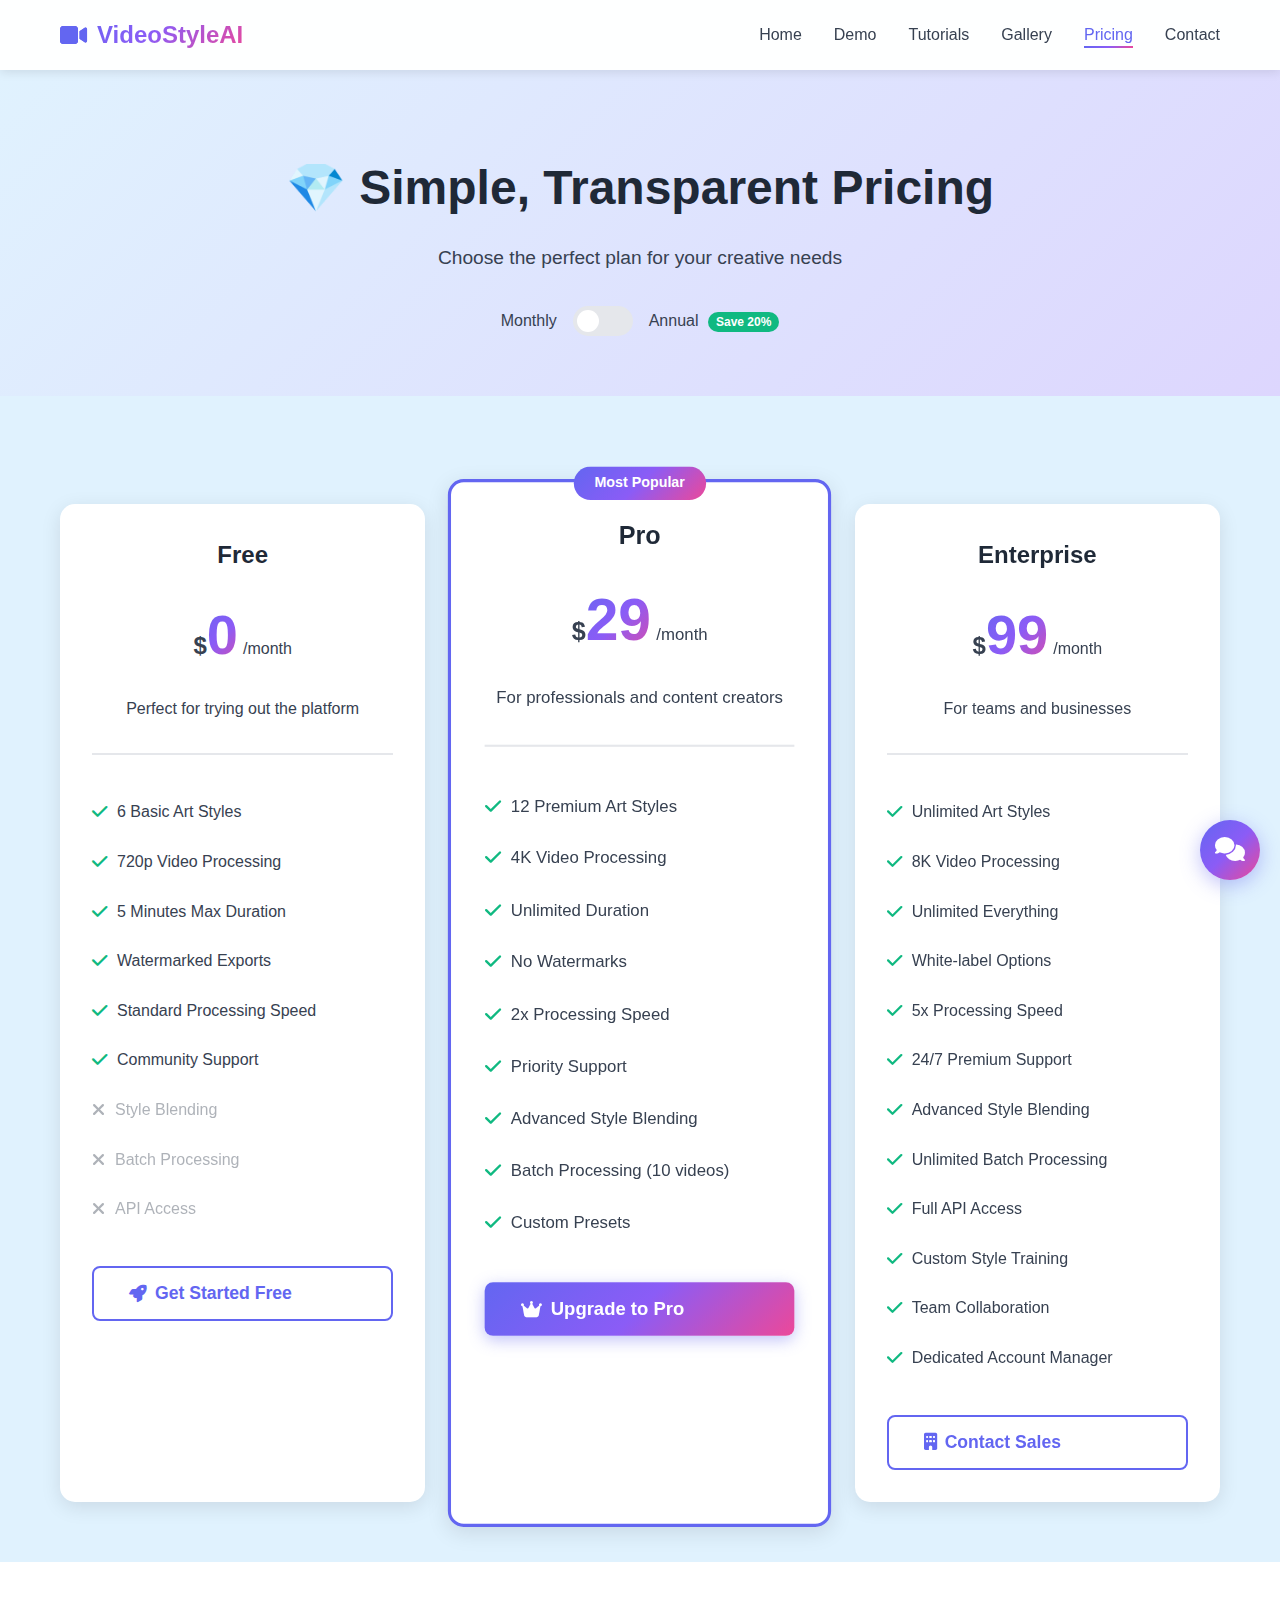
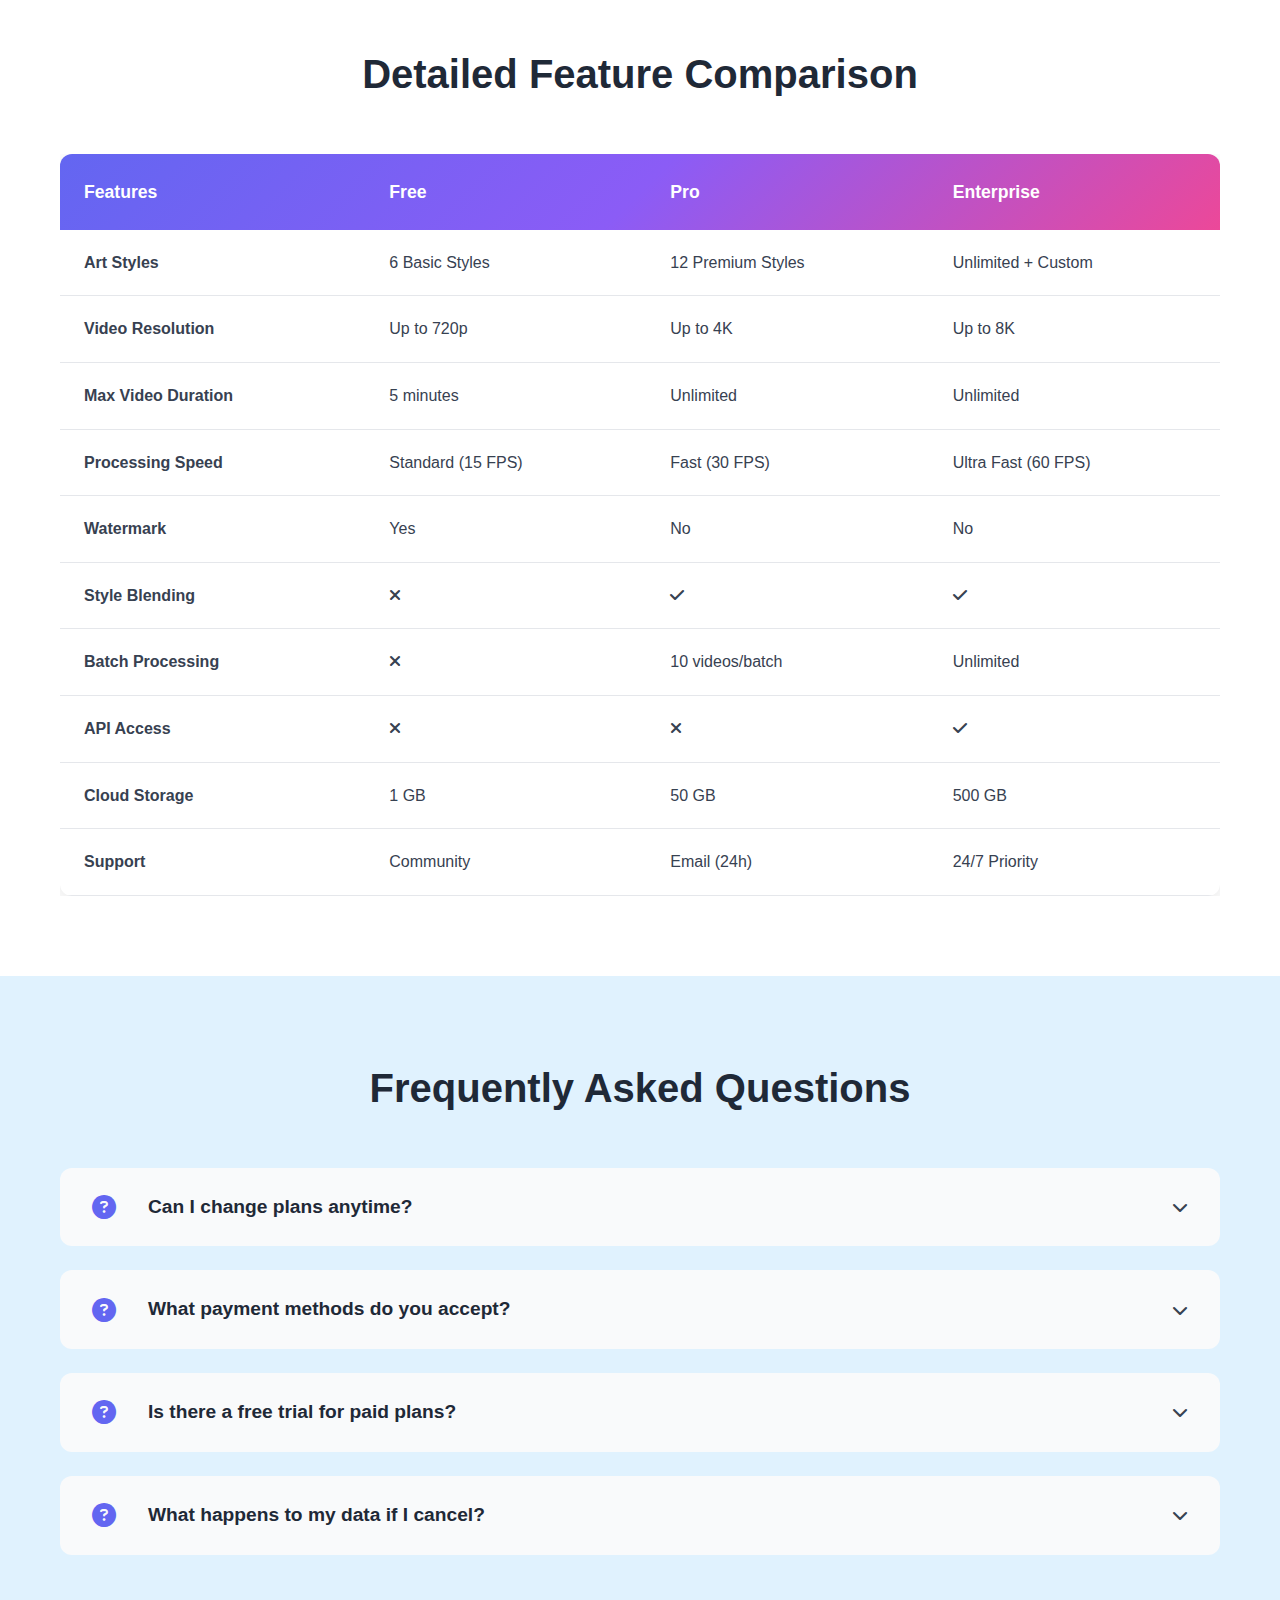
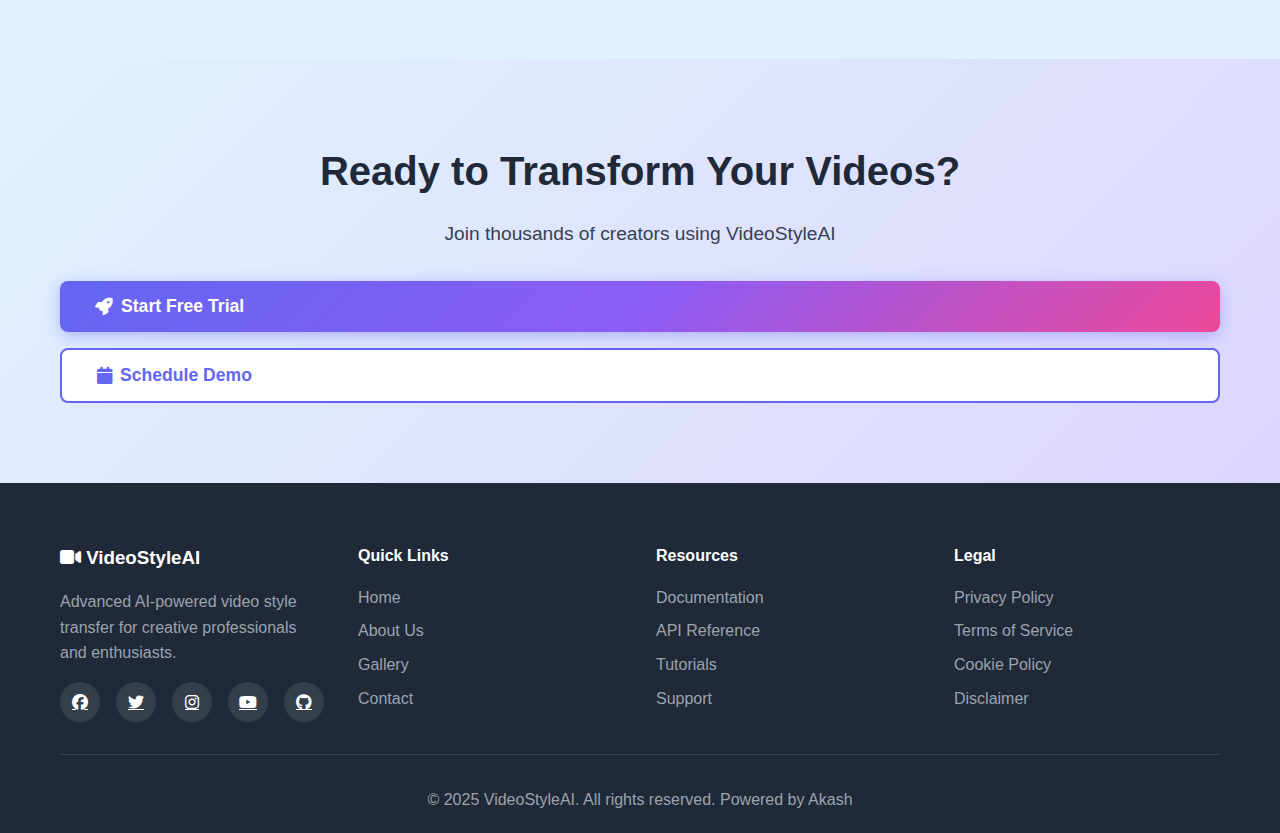
<file: pricing.html>
<!DOCTYPE html>
<html lang="en">
<head>
    <meta charset="UTF-8">
    <meta name="viewport" content="width=device-width, initial-scale=1.0">
    <title>Pricing - Video Style Transfer</title>
    <link rel="stylesheet" href="assets/css/style.css">
    <link rel="stylesheet" href="https://cdnjs.cloudflare.com/ajax/libs/font-awesome/6.4.0/css/all.min.css">
</head>
<body>
    <!-- Navigation -->
    <nav class="navbar">
        <div class="nav-container">
            <div class="logo">
                <i class="fas fa-video"></i>
                <span>VideoStyleAI</span>
            </div>
            <ul class="nav-menu" id="navMenu">
                <li><a href="index.html">Home</a></li>
                <li><a href="demo.html">Demo</a></li>
                <li><a href="tutorials.html">Tutorials</a></li>
                <li><a href="gallery.html">Gallery</a></li>
                <li><a href="pricing.html" class="active">Pricing</a></li>
                <li><a href="contact.html">Contact</a></li>
            </ul>
            <div class="hamburger" id="hamburger">
                <span></span>
                <span></span>
                <span></span>
            </div>
        </div>
    </nav>

    <!-- Page Header -->
    <section class="page-header">
        <div class="container">
            <h1>💎 Simple, Transparent Pricing</h1>
            <p>Choose the perfect plan for your creative needs</p>
            <div class="billing-toggle">
                <span class="billing-label">Monthly</span>
                <label class="switch">
                    <input type="checkbox" id="billingToggle">
                    <span class="switch-slider"></span>
                </label>
                <span class="billing-label">Annual <span class="save-badge">Save 20%</span></span>
            </div>
        </div>
    </section>

    <!-- Pricing Plans -->
    <section class="pricing-section">
        <div class="container">
            <div class="pricing-grid">
                <!-- Free Plan -->
                <div class="pricing-card">
                    <div class="plan-header">
                        <h3>Free</h3>
                        <div class="price">
                            <span class="currency">$</span>
                            <span class="amount">0</span>
                            <span class="period">/month</span>
                        </div>
                        <p class="plan-description">Perfect for trying out the platform</p>
                    </div>
                    <div class="plan-features">
                        <div class="feature"><i class="fas fa-check"></i> 6 Basic Art Styles</div>
                        <div class="feature"><i class="fas fa-check"></i> 720p Video Processing</div>
                        <div class="feature"><i class="fas fa-check"></i> 5 Minutes Max Duration</div>
                        <div class="feature"><i class="fas fa-check"></i> Watermarked Exports</div>
                        <div class="feature"><i class="fas fa-check"></i> Standard Processing Speed</div>
                        <div class="feature"><i class="fas fa-check"></i> Community Support</div>
                        <div class="feature disabled"><i class="fas fa-times"></i> Style Blending</div>
                        <div class="feature disabled"><i class="fas fa-times"></i> Batch Processing</div>
                        <div class="feature disabled"><i class="fas fa-times"></i> API Access</div>
                    </div>
                    <button class="btn btn-secondary btn-large">
                        <i class="fas fa-rocket"></i> Get Started Free
                    </button>
                </div>

                <!-- Pro Plan (Popular) -->
                <div class="pricing-card popular">
                    <div class="popular-badge">Most Popular</div>
                    <div class="plan-header">
                        <h3>Pro</h3>
                        <div class="price">
                            <span class="currency">$</span>
                            <span class="amount" data-monthly="29" data-annual="23">29</span>
                            <span class="period">/month</span>
                        </div>
                        <p class="plan-description">For professionals and content creators</p>
                    </div>
                    <div class="plan-features">
                        <div class="feature"><i class="fas fa-check"></i> 12 Premium Art Styles</div>
                        <div class="feature"><i class="fas fa-check"></i> 4K Video Processing</div>
                        <div class="feature"><i class="fas fa-check"></i> Unlimited Duration</div>
                        <div class="feature"><i class="fas fa-check"></i> No Watermarks</div>
                        <div class="feature"><i class="fas fa-check"></i> 2x Processing Speed</div>
                        <div class="feature"><i class="fas fa-check"></i> Priority Support</div>
                        <div class="feature"><i class="fas fa-check"></i> Advanced Style Blending</div>
                        <div class="feature"><i class="fas fa-check"></i> Batch Processing (10 videos)</div>
                        <div class="feature"><i class="fas fa-check"></i> Custom Presets</div>
                    </div>
                    <button class="btn btn-primary btn-large">
                        <i class="fas fa-crown"></i> Upgrade to Pro
                    </button>
                </div>

                <!-- Enterprise Plan -->
                <div class="pricing-card">
                    <div class="plan-header">
                        <h3>Enterprise</h3>
                        <div class="price">
                            <span class="currency">$</span>
                            <span class="amount" data-monthly="99" data-annual="79">99</span>
                            <span class="period">/month</span>
                        </div>
                        <p class="plan-description">For teams and businesses</p>
                    </div>
                    <div class="plan-features">
                        <div class="feature"><i class="fas fa-check"></i> Unlimited Art Styles</div>
                        <div class="feature"><i class="fas fa-check"></i> 8K Video Processing</div>
                        <div class="feature"><i class="fas fa-check"></i> Unlimited Everything</div>
                        <div class="feature"><i class="fas fa-check"></i> White-label Options</div>
                        <div class="feature"><i class="fas fa-check"></i> 5x Processing Speed</div>
                        <div class="feature"><i class="fas fa-check"></i> 24/7 Premium Support</div>
                        <div class="feature"><i class="fas fa-check"></i> Advanced Style Blending</div>
                        <div class="feature"><i class="fas fa-check"></i> Unlimited Batch Processing</div>
                        <div class="feature"><i class="fas fa-check"></i> Full API Access</div>
                        <div class="feature"><i class="fas fa-check"></i> Custom Style Training</div>
                        <div class="feature"><i class="fas fa-check"></i> Team Collaboration</div>
                        <div class="feature"><i class="fas fa-check"></i> Dedicated Account Manager</div>
                    </div>
                    <button class="btn btn-secondary btn-large">
                        <i class="fas fa-building"></i> Contact Sales
                    </button>
                </div>
            </div>
        </div>
    </section>

    <!-- Comparison Table -->
    <section class="comparison-table-section">
        <div class="container">
            <h2 class="section-title">Detailed Feature Comparison</h2>
            <div class="table-container">
                <table class="comparison-table">
                    <thead>
                        <tr>
                            <th>Features</th>
                            <th>Free</th>
                            <th>Pro</th>
                            <th>Enterprise</th>
                        </tr>
                    </thead>
                    <tbody>
                        <tr>
                            <td><strong>Art Styles</strong></td>
                            <td>6 Basic Styles</td>
                            <td>12 Premium Styles</td>
                            <td>Unlimited + Custom</td>
                        </tr>
                        <tr>
                            <td><strong>Video Resolution</strong></td>
                            <td>Up to 720p</td>
                            <td>Up to 4K</td>
                            <td>Up to 8K</td>
                        </tr>
                        <tr>
                            <td><strong>Max Video Duration</strong></td>
                            <td>5 minutes</td>
                            <td>Unlimited</td>
                            <td>Unlimited</td>
                        </tr>
                        <tr>
                            <td><strong>Processing Speed</strong></td>
                            <td>Standard (15 FPS)</td>
                            <td>Fast (30 FPS)</td>
                            <td>Ultra Fast (60 FPS)</td>
                        </tr>
                        <tr>
                            <td><strong>Watermark</strong></td>
                            <td>Yes</td>
                            <td>No</td>
                            <td>No</td>
                        </tr>
                        <tr>
                            <td><strong>Style Blending</strong></td>
                            <td><i class="fas fa-times"></i></td>
                            <td><i class="fas fa-check"></i></td>
                            <td><i class="fas fa-check"></i></td>
                        </tr>
                        <tr>
                            <td><strong>Batch Processing</strong></td>
                            <td><i class="fas fa-times"></i></td>
                            <td>10 videos/batch</td>
                            <td>Unlimited</td>
                        </tr>
                        <tr>
                            <td><strong>API Access</strong></td>
                            <td><i class="fas fa-times"></i></td>
                            <td><i class="fas fa-times"></i></td>
                            <td><i class="fas fa-check"></i></td>
                        </tr>
                        <tr>
                            <td><strong>Cloud Storage</strong></td>
                            <td>1 GB</td>
                            <td>50 GB</td>
                            <td>500 GB</td>
                        </tr>
                        <tr>
                            <td><strong>Support</strong></td>
                            <td>Community</td>
                            <td>Email (24h)</td>
                            <td>24/7 Priority</td>
                        </tr>
                    </tbody>
                </table>
            </div>
        </div>
    </section>

    <!-- FAQ Section -->
    <section class="pricing-faq">
        <div class="container">
            <h2 class="section-title">Frequently Asked Questions</h2>
            <div class="faq-grid">
                <div class="faq-item">
                    <div class="faq-question">
                        <i class="fas fa-question-circle"></i>
                        <h3>Can I change plans anytime?</h3>
                        <i class="fas fa-chevron-down"></i>
                    </div>
                    <div class="faq-answer">
                        <p>Yes! You can upgrade, downgrade, or cancel your plan at any time. Changes take effect immediately, and we'll prorate any charges or refunds.</p>
                    </div>
                </div>

                <div class="faq-item">
                    <div class="faq-question">
                        <i class="fas fa-question-circle"></i>
                        <h3>What payment methods do you accept?</h3>
                        <i class="fas fa-chevron-down"></i>
                    </div>
                    <div class="faq-answer">
                        <p>We accept all major credit cards (Visa, MasterCard, American Express), PayPal, and bank transfers for Enterprise plans.</p>
                    </div>
                </div>

                <div class="faq-item">
                    <div class="faq-question">
                        <i class="fas fa-question-circle"></i>
                        <h3>Is there a free trial for paid plans?</h3>
                        <i class="fas fa-chevron-down"></i>
                    </div>
                    <div class="faq-answer">
                        <p>Yes! We offer a 14-day free trial for the Pro plan. No credit card required. You can cancel anytime during the trial period.</p>
                    </div>
                </div>

                <div class="faq-item">
                    <div class="faq-question">
                        <i class="fas fa-question-circle"></i>
                        <h3>What happens to my data if I cancel?</h3>
                        <i class="fas fa-chevron-down"></i>
                    </div>
                    <div class="faq-answer">
                        <p>Your data remains accessible for 30 days after cancellation. You can download all your videos and settings during this period. After 30 days, data is permanently deleted.</p>
                    </div>
                </div>
            </div>
        </div>
    </section>

    <!-- CTA Section -->
    <section class="pricing-cta">
        <div class="container">
            <h2>Ready to Transform Your Videos?</h2>
            <p>Join thousands of creators using VideoStyleAI</p>
            <div class="cta-buttons">
                <button class="btn btn-primary btn-large">
                    <i class="fas fa-rocket"></i> Start Free Trial
                </button>
                <button class="btn btn-secondary btn-large">
                    <i class="fas fa-calendar"></i> Schedule Demo
                </button>
            </div>
        </div>
    </section>

    <!-- Footer -->
     <footer class="footer">
        <div class="container">
            <div class="footer-content">
                <div class="footer-section">
                    <h3><i class="fas fa-video"></i> VideoStyleAI</h3>
                    <p>Advanced AI-powered video style transfer for creative professionals and enthusiasts.</p>
                    <div class="social-links">
                        <a href="#"><i class="fab fa-facebook"></i></a>
                        <a href="#"><i class="fab fa-twitter"></i></a>
                        <a href="#"><i class="fab fa-instagram"></i></a>
                        <a href="#"><i class="fab fa-youtube"></i></a>
                        <a href="#"><i class="fab fa-github"></i></a>
                    </div>
                </div>
                <div class="footer-section">
                    <h4>Quick Links</h4>
                    <ul>
                        <li><a href="index.html">Home</a></li>
                        <li><a href="about.html">About Us</a></li>
                        <li><a href="gallery.html">Gallery</a></li>
                        <li><a href="contact.html">Contact</a></li>
                    </ul>
                </div>
                <div class="footer-section">
                    <h4>Resources</h4>
                    <ul>
                        <li><a href="docs.html">Documentation</a></li>
                        <li><a href="api.html">API Reference</a></li>
                        <li><a href="tutorials.html">Tutorials</a></li>
                        <li><a href="support.html">Support</a></li>
                    </ul>
                </div>
                <div class="footer-section">
                    <h4>Legal</h4>
                    <ul>
                        <li><a href="privacy.html">Privacy Policy</a></li>
                        <li><a href="terms.html">Terms of Service</a></li>
                        <li><a href="cookies.html">Cookie Policy</a></li>
                        <li><a href="disclaimer.html">Disclaimer</a></li>
                    </ul>
                </div>
            </div>
            <div class="footer-bottom">
                <p>&copy; 2025 VideoStyleAI. All rights reserved. Powered by Akash</p>
            </div>
        </div>
    </footer>

    <!-- Chatbot -->
    <div class="chatbot-container" id="chatbotContainer">
        <div class="chatbot-header" onclick="toggleChatbot()">
            <i class="fas fa-robot"></i>
            <span>AI Assistant</span>
            <i class="fas fa-chevron-down" id="chatbotToggle"></i>
        </div>
        <div class="chatbot-body" id="chatbotBody">
            <div class="chat-messages" id="chatMessages">
                <div class="bot-message">
                    <i class="fas fa-robot"></i>
                    <p>Hello! Need help choosing a plan? I can help you decide!</p>
                </div>
            </div>
            <div class="chat-input">
                <label for="chatInput"></label><input type="text" id="chatInput" placeholder="Type your message...">
                <button onclick="sendMessage()"><i class="fas fa-paper-plane"></i></button>
            </div>
        </div>
    </div>
    <button class="chatbot-trigger" onclick="openChatbot()">
        <i class="fas fa-comments"></i>
    </button>

    <script src="assets/js/chatbot.js"></script>
    <script src="assets/js/main.js"></script>
    <script>
        // Billing toggle functionality
        const billingToggle = document.getElementById('billingToggle');
        const priceAmounts = document.querySelectorAll('.amount');

        billingToggle.addEventListener('change', () => {
            priceAmounts.forEach(amount => {
                const monthly = amount.getAttribute('data-monthly');
                const annual = amount.getAttribute('data-annual');

                if (billingToggle.checked && annual) {
                    amount.textContent = annual;
                } else if (monthly) {
                    amount.textContent = monthly;
                }
            });
        });

        // FAQ Accordion
        document.querySelectorAll('.faq-question').forEach(question => {
            question.addEventListener('click', () => {
                const faqItem = question.parentElement;
                const isActive = faqItem.classList.contains('active');

                document.querySelectorAll('.faq-item').forEach(item => {
                    item.classList.remove('active');
                });

                if (!isActive) {
                    faqItem.classList.add('active');
                }
            });
        });
    </script>
</body>
</html>
</file>
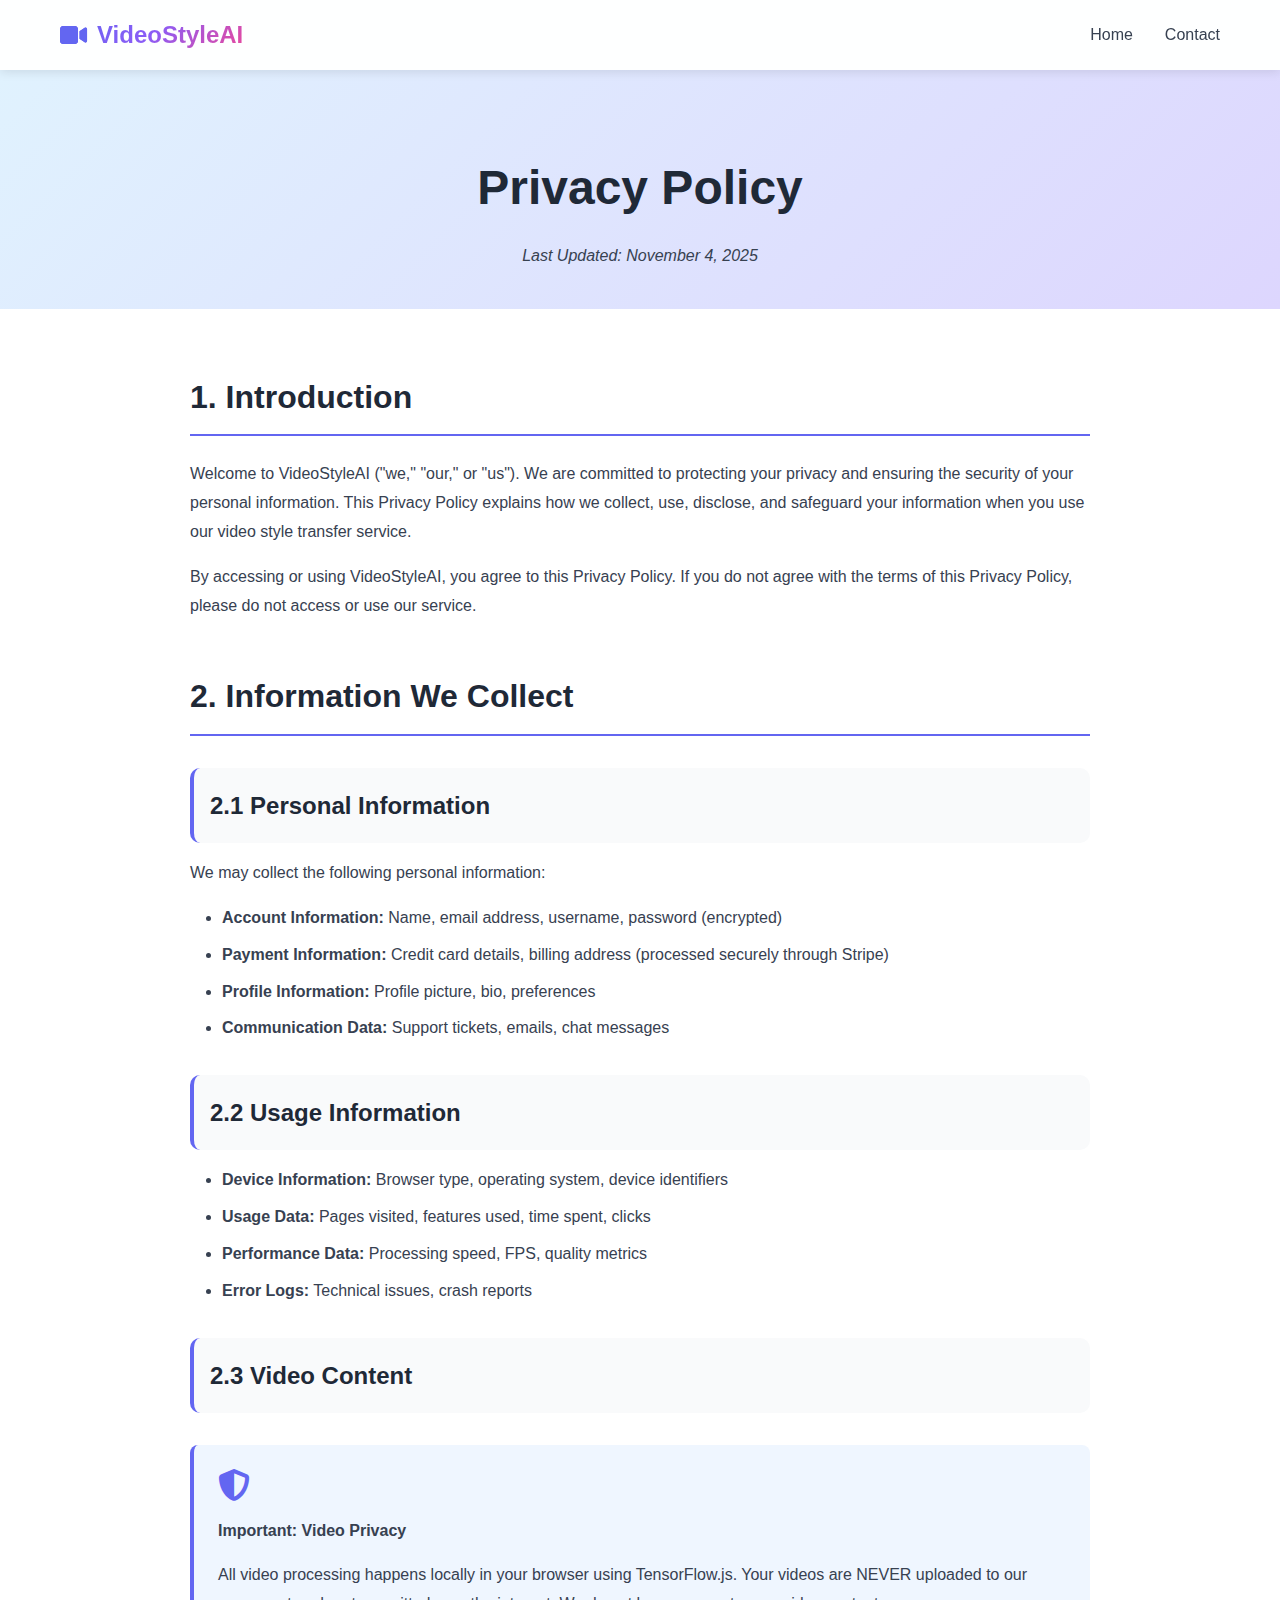
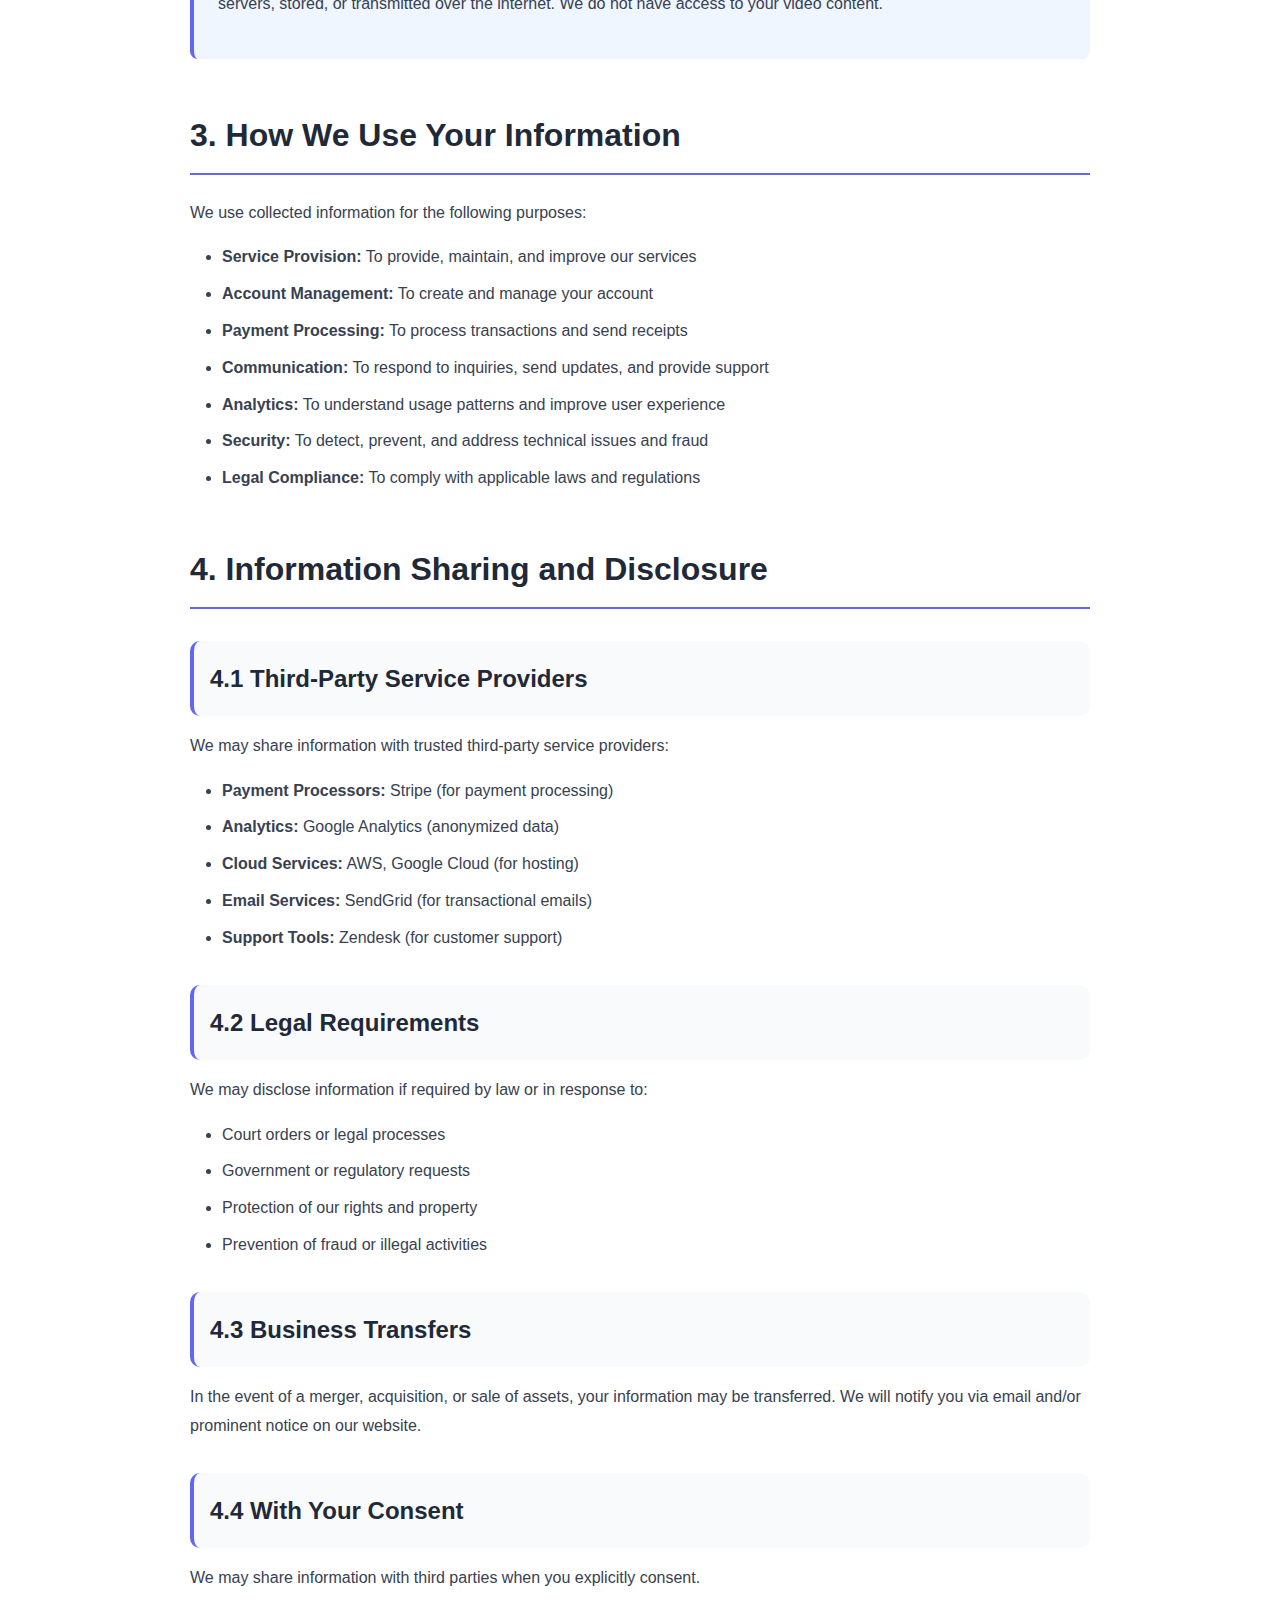
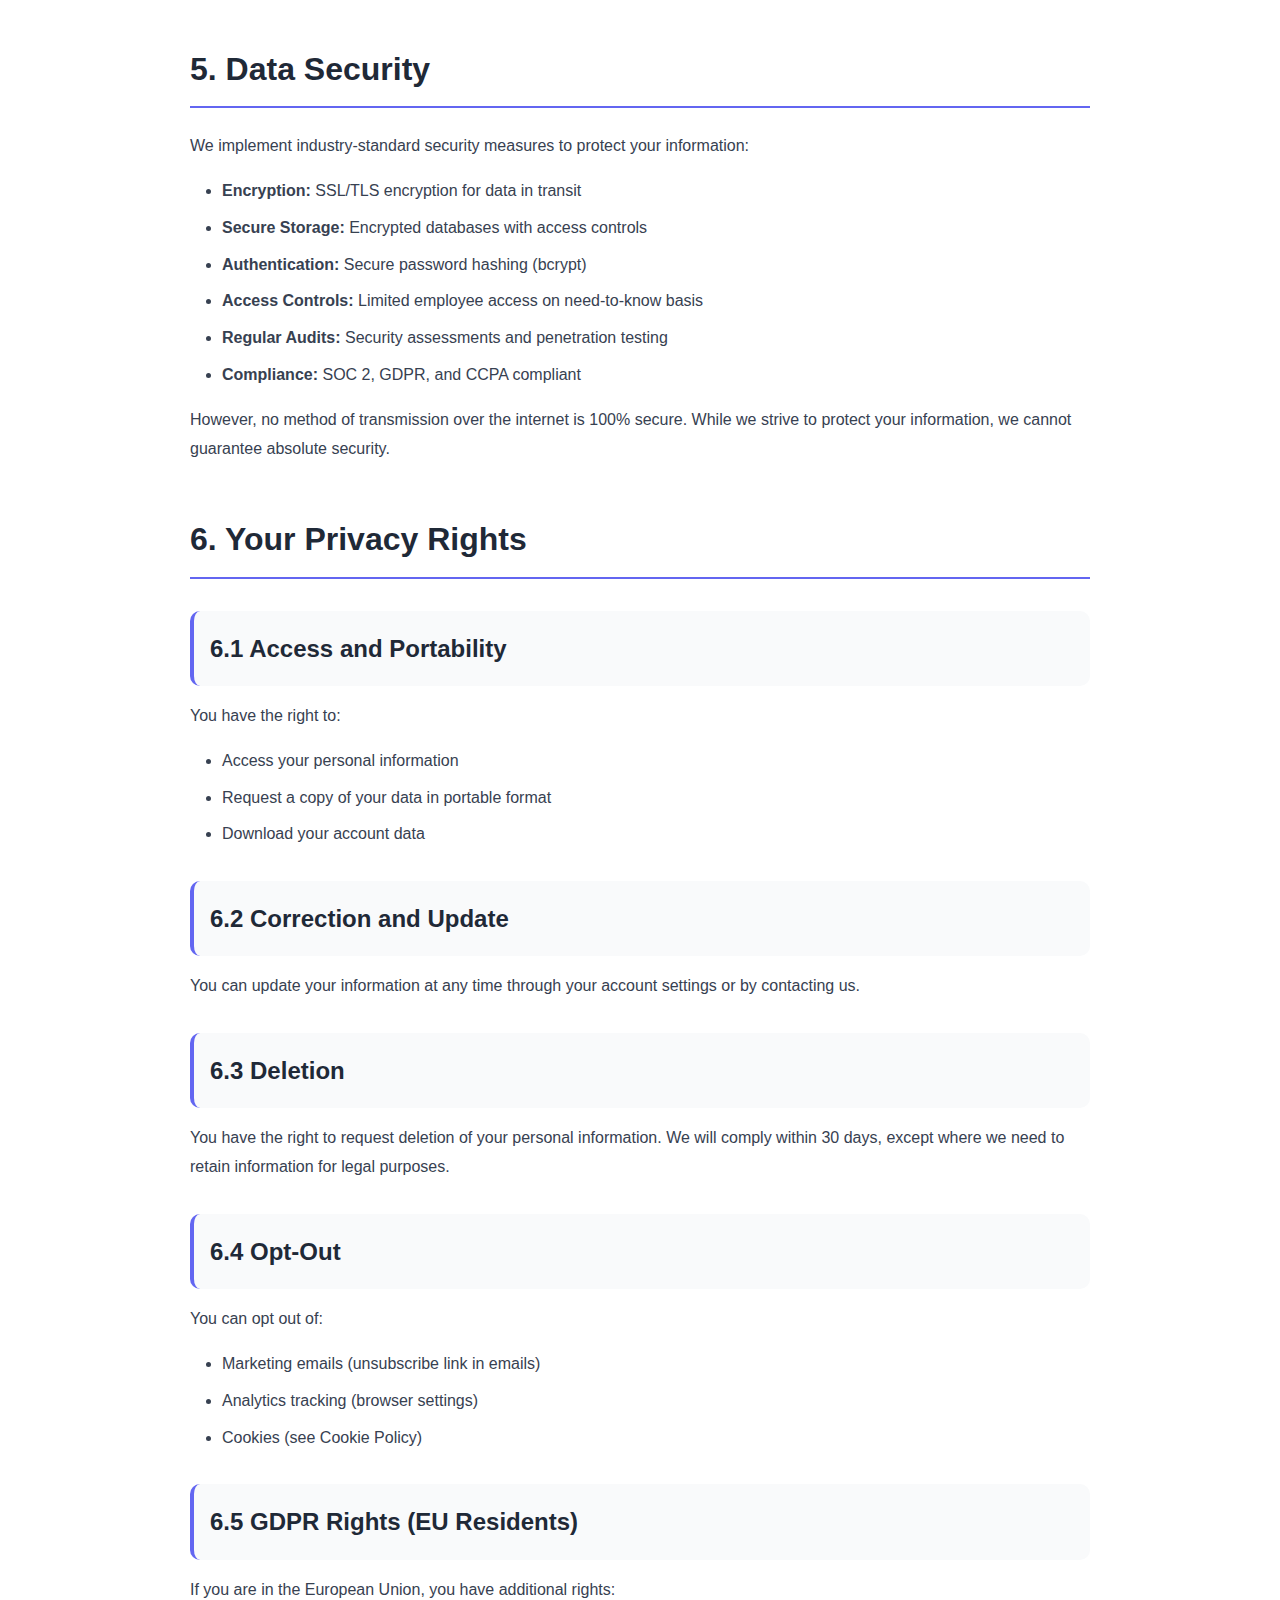
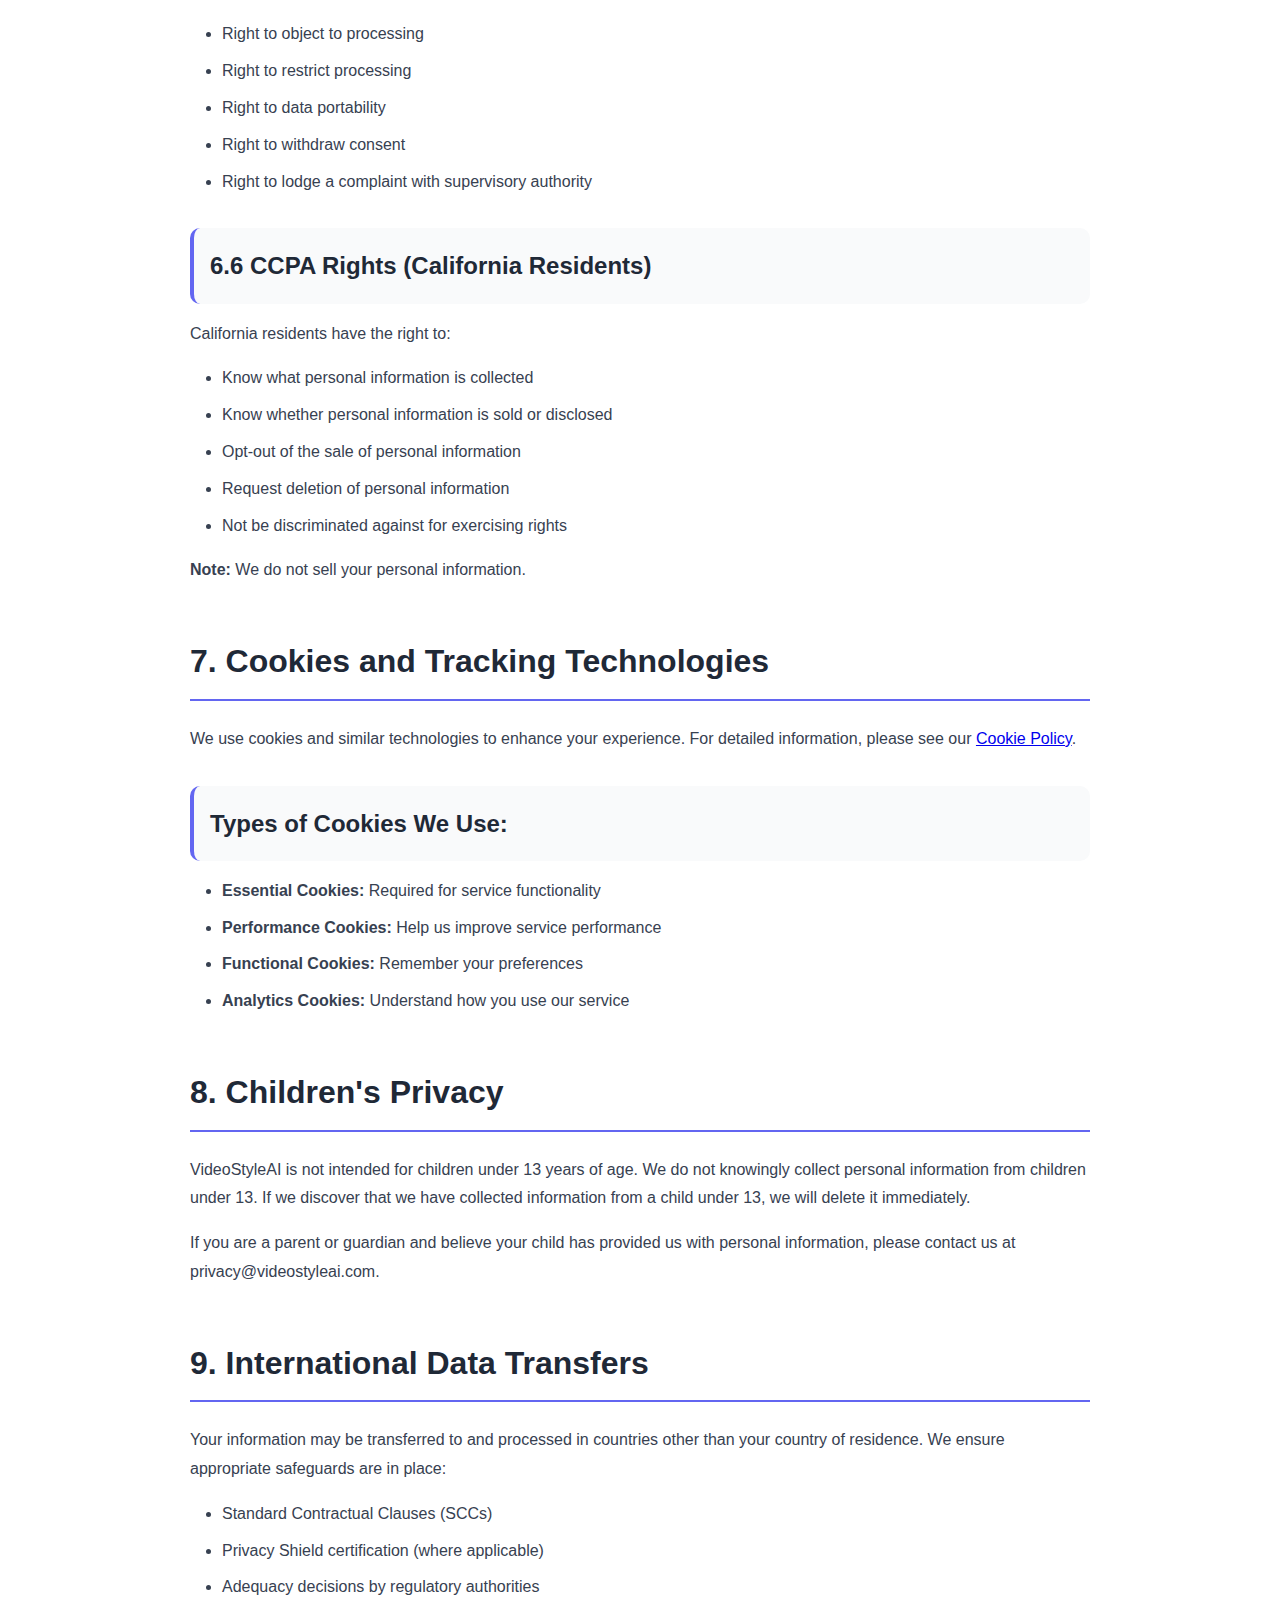
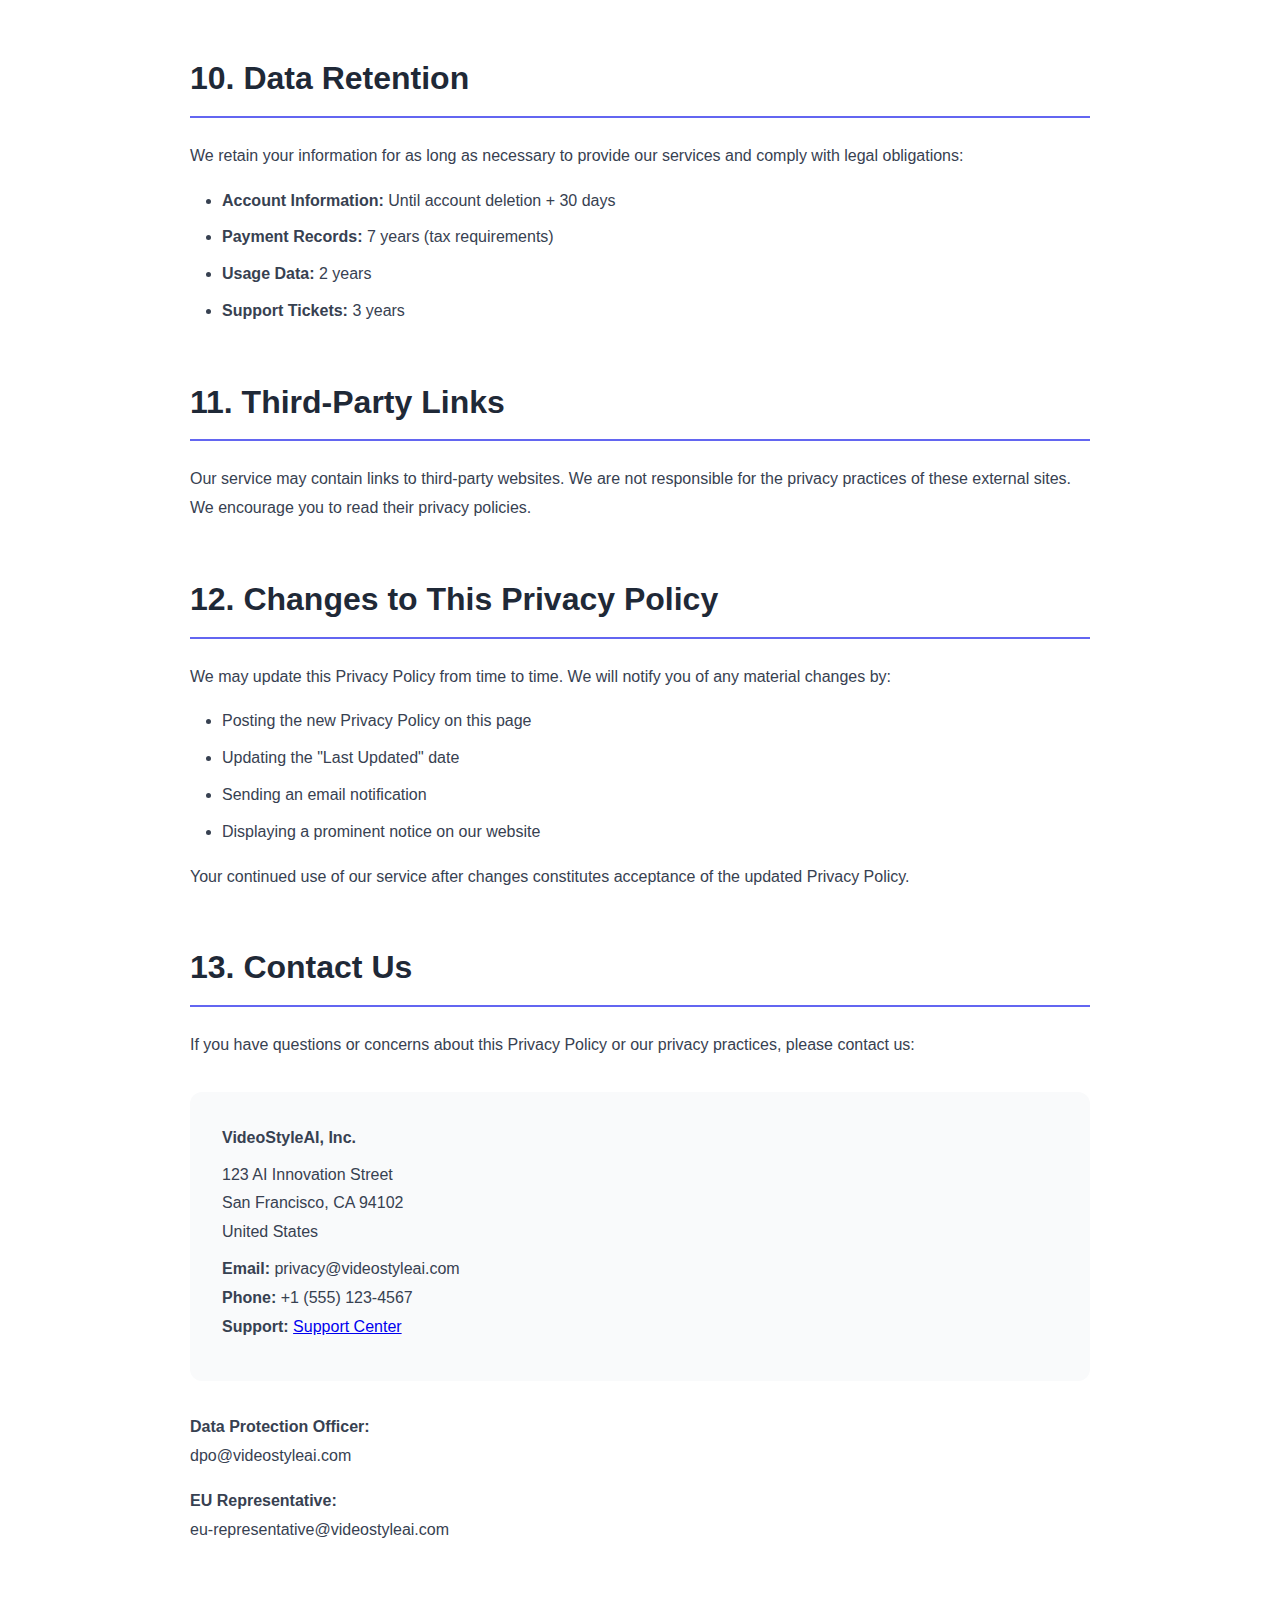
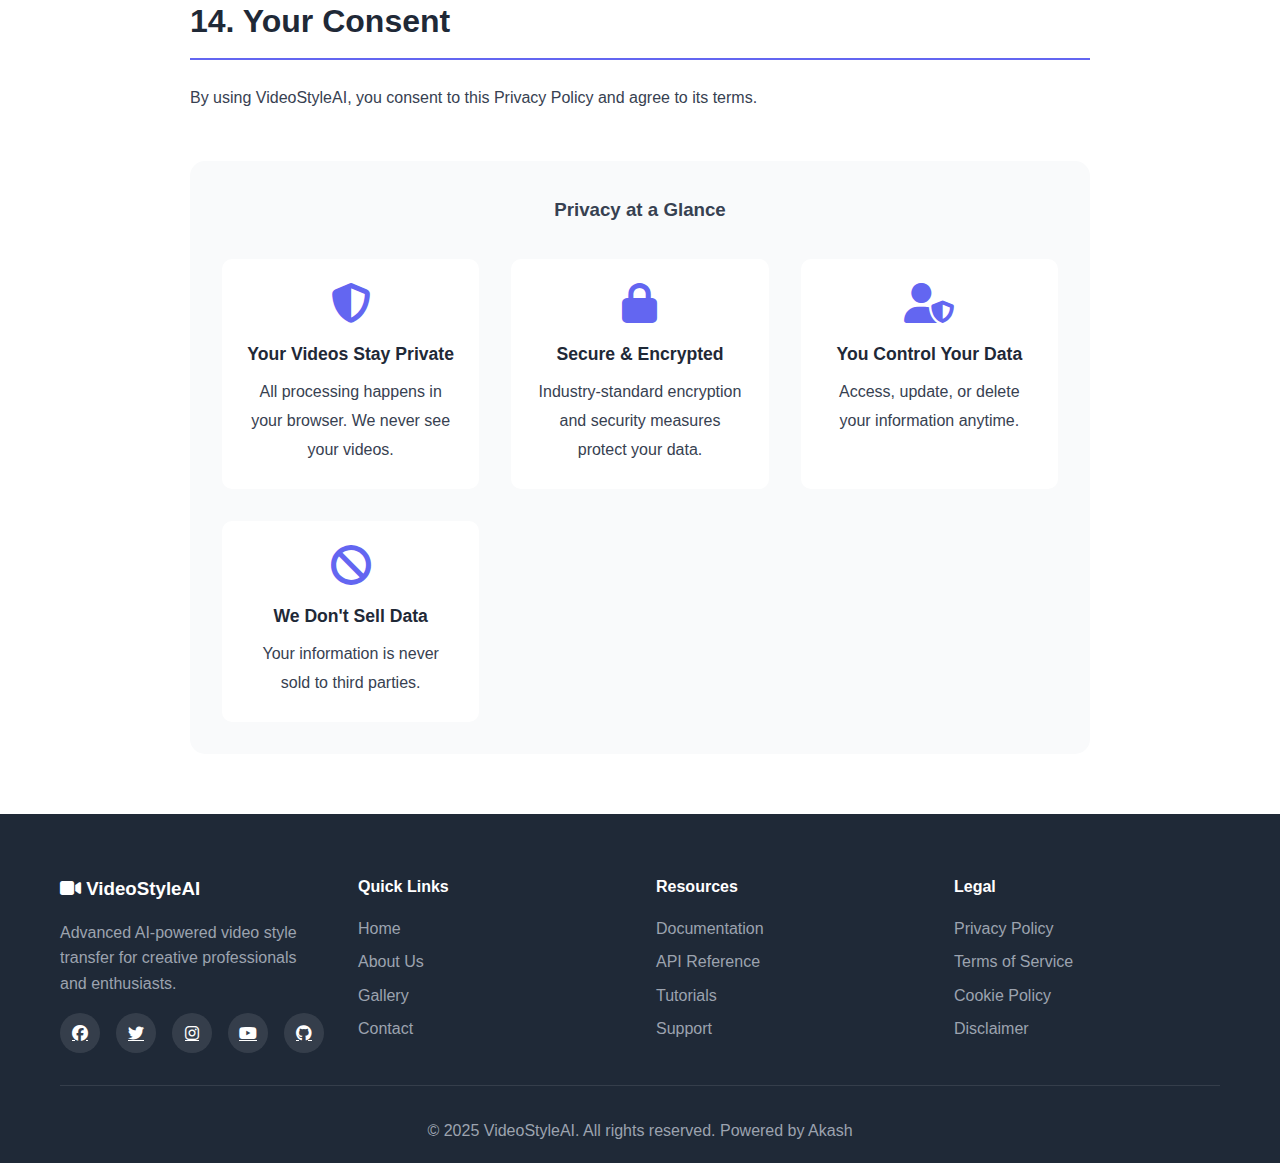
<file: privacy.html>
<!DOCTYPE html>
<html lang="en">
<head>
    <meta charset="UTF-8">
    <meta name="viewport" content="width=device-width, initial-scale=1.0">
    <title>Privacy Policy - Video Style Transfer</title>
    <link rel="stylesheet" href="assets/css/style.css">
    <link rel="stylesheet" href="https://cdnjs.cloudflare.com/ajax/libs/font-awesome/6.4.0/css/all.min.css">
</head>
<body>
    <!-- Navigation -->
    <nav class="navbar">
        <div class="nav-container">
            <div class="logo">
                <i class="fas fa-video"></i>
                <span>VideoStyleAI</span>
            </div>
            <ul class="nav-menu" id="navMenu">
                <li><a href="index.html">Home</a></li>
                <li><a href="contact.html">Contact</a></li>
            </ul>
            <div class="hamburger" id="hamburger">
                <span></span>
                <span></span>
                <span></span>
            </div>
        </div>
    </nav>

    <!-- Legal Header -->
    <section class="legal-header">
        <div class="container">
            <h1>Privacy Policy</h1>
            <p class="last-updated">Last Updated: November 4, 2025</p>
        </div>
    </section>

    <!-- Privacy Content -->
    <section class="legal-content">
        <div class="container">
            <div class="legal-document">

                <div class="legal-section">
                    <h2>1. Introduction</h2>
                    <p>Welcome to VideoStyleAI ("we," "our," or "us"). We are committed to protecting your privacy and ensuring the security of your personal information. This Privacy Policy explains how we collect, use, disclose, and safeguard your information when you use our video style transfer service.</p>
                    <p>By accessing or using VideoStyleAI, you agree to this Privacy Policy. If you do not agree with the terms of this Privacy Policy, please do not access or use our service.</p>
                </div>

                <div class="legal-section">
                    <h2>2. Information We Collect</h2>

                    <h3>2.1 Personal Information</h3>
                    <p>We may collect the following personal information:</p>
                    <ul>
                        <li><strong>Account Information:</strong> Name, email address, username, password (encrypted)</li>
                        <li><strong>Payment Information:</strong> Credit card details, billing address (processed securely through Stripe)</li>
                        <li><strong>Profile Information:</strong> Profile picture, bio, preferences</li>
                        <li><strong>Communication Data:</strong> Support tickets, emails, chat messages</li>
                    </ul>

                    <h3>2.2 Usage Information</h3>
                    <ul>
                        <li><strong>Device Information:</strong> Browser type, operating system, device identifiers</li>
                        <li><strong>Usage Data:</strong> Pages visited, features used, time spent, clicks</li>
                        <li><strong>Performance Data:</strong> Processing speed, FPS, quality metrics</li>
                        <li><strong>Error Logs:</strong> Technical issues, crash reports</li>
                    </ul>

                    <h3>2.3 Video Content</h3>
                    <div class="highlight-box">
                        <i class="fas fa-shield-alt"></i>
                        <p><strong>Important: Video Privacy</strong></p>
                        <p>All video processing happens locally in your browser using TensorFlow.js. Your videos are NEVER uploaded to our servers, stored, or transmitted over the internet. We do not have access to your video content.</p>
                    </div>
                </div>

                <div class="legal-section">
                    <h2>3. How We Use Your Information</h2>
                    <p>We use collected information for the following purposes:</p>
                    <ul>
                        <li><strong>Service Provision:</strong> To provide, maintain, and improve our services</li>
                        <li><strong>Account Management:</strong> To create and manage your account</li>
                        <li><strong>Payment Processing:</strong> To process transactions and send receipts</li>
                        <li><strong>Communication:</strong> To respond to inquiries, send updates, and provide support</li>
                        <li><strong>Analytics:</strong> To understand usage patterns and improve user experience</li>
                        <li><strong>Security:</strong> To detect, prevent, and address technical issues and fraud</li>
                        <li><strong>Legal Compliance:</strong> To comply with applicable laws and regulations</li>
                    </ul>
                </div>

                <div class="legal-section">
                    <h2>4. Information Sharing and Disclosure</h2>

                    <h3>4.1 Third-Party Service Providers</h3>
                    <p>We may share information with trusted third-party service providers:</p>
                    <ul>
                        <li><strong>Payment Processors:</strong> Stripe (for payment processing)</li>
                        <li><strong>Analytics:</strong> Google Analytics (anonymized data)</li>
                        <li><strong>Cloud Services:</strong> AWS, Google Cloud (for hosting)</li>
                        <li><strong>Email Services:</strong> SendGrid (for transactional emails)</li>
                        <li><strong>Support Tools:</strong> Zendesk (for customer support)</li>
                    </ul>

                    <h3>4.2 Legal Requirements</h3>
                    <p>We may disclose information if required by law or in response to:</p>
                    <ul>
                        <li>Court orders or legal processes</li>
                        <li>Government or regulatory requests</li>
                        <li>Protection of our rights and property</li>
                        <li>Prevention of fraud or illegal activities</li>
                    </ul>

                    <h3>4.3 Business Transfers</h3>
                    <p>In the event of a merger, acquisition, or sale of assets, your information may be transferred. We will notify you via email and/or prominent notice on our website.</p>

                    <h3>4.4 With Your Consent</h3>
                    <p>We may share information with third parties when you explicitly consent.</p>
                </div>

                <div class="legal-section">
                    <h2>5. Data Security</h2>
                    <p>We implement industry-standard security measures to protect your information:</p>
                    <ul>
                        <li><strong>Encryption:</strong> SSL/TLS encryption for data in transit</li>
                        <li><strong>Secure Storage:</strong> Encrypted databases with access controls</li>
                        <li><strong>Authentication:</strong> Secure password hashing (bcrypt)</li>
                        <li><strong>Access Controls:</strong> Limited employee access on need-to-know basis</li>
                        <li><strong>Regular Audits:</strong> Security assessments and penetration testing</li>
                        <li><strong>Compliance:</strong> SOC 2, GDPR, and CCPA compliant</li>
                    </ul>
                    <p>However, no method of transmission over the internet is 100% secure. While we strive to protect your information, we cannot guarantee absolute security.</p>
                </div>

                <div class="legal-section">
                    <h2>6. Your Privacy Rights</h2>

                    <h3>6.1 Access and Portability</h3>
                    <p>You have the right to:</p>
                    <ul>
                        <li>Access your personal information</li>
                        <li>Request a copy of your data in portable format</li>
                        <li>Download your account data</li>
                    </ul>

                    <h3>6.2 Correction and Update</h3>
                    <p>You can update your information at any time through your account settings or by contacting us.</p>

                    <h3>6.3 Deletion</h3>
                    <p>You have the right to request deletion of your personal information. We will comply within 30 days, except where we need to retain information for legal purposes.</p>

                    <h3>6.4 Opt-Out</h3>
                    <p>You can opt out of:</p>
                    <ul>
                        <li>Marketing emails (unsubscribe link in emails)</li>
                        <li>Analytics tracking (browser settings)</li>
                        <li>Cookies (see Cookie Policy)</li>
                    </ul>

                    <h3>6.5 GDPR Rights (EU Residents)</h3>
                    <p>If you are in the European Union, you have additional rights:</p>
                    <ul>
                        <li>Right to object to processing</li>
                        <li>Right to restrict processing</li>
                        <li>Right to data portability</li>
                        <li>Right to withdraw consent</li>
                        <li>Right to lodge a complaint with supervisory authority</li>
                    </ul>

                    <h3>6.6 CCPA Rights (California Residents)</h3>
                    <p>California residents have the right to:</p>
                    <ul>
                        <li>Know what personal information is collected</li>
                        <li>Know whether personal information is sold or disclosed</li>
                        <li>Opt-out of the sale of personal information</li>
                        <li>Request deletion of personal information</li>
                        <li>Not be discriminated against for exercising rights</li>
                    </ul>
                    <p><strong>Note:</strong> We do not sell your personal information.</p>
                </div>

                <div class="legal-section">
                    <h2>7. Cookies and Tracking Technologies</h2>
                    <p>We use cookies and similar technologies to enhance your experience. For detailed information, please see our <a href="cookies.html">Cookie Policy</a>.</p>

                    <h3>Types of Cookies We Use:</h3>
                    <ul>
                        <li><strong>Essential Cookies:</strong> Required for service functionality</li>
                        <li><strong>Performance Cookies:</strong> Help us improve service performance</li>
                        <li><strong>Functional Cookies:</strong> Remember your preferences</li>
                        <li><strong>Analytics Cookies:</strong> Understand how you use our service</li>
                    </ul>
                </div>

                <div class="legal-section">
                    <h2>8. Children's Privacy</h2>
                    <p>VideoStyleAI is not intended for children under 13 years of age. We do not knowingly collect personal information from children under 13. If we discover that we have collected information from a child under 13, we will delete it immediately.</p>
                    <p>If you are a parent or guardian and believe your child has provided us with personal information, please contact us at privacy@videostyleai.com.</p>
                </div>

                <div class="legal-section">
                    <h2>9. International Data Transfers</h2>
                    <p>Your information may be transferred to and processed in countries other than your country of residence. We ensure appropriate safeguards are in place:</p>
                    <ul>
                        <li>Standard Contractual Clauses (SCCs)</li>
                        <li>Privacy Shield certification (where applicable)</li>
                        <li>Adequacy decisions by regulatory authorities</li>
                    </ul>
                </div>

                <div class="legal-section">
                    <h2>10. Data Retention</h2>
                    <p>We retain your information for as long as necessary to provide our services and comply with legal obligations:</p>
                    <ul>
                        <li><strong>Account Information:</strong> Until account deletion + 30 days</li>
                        <li><strong>Payment Records:</strong> 7 years (tax requirements)</li>
                        <li><strong>Usage Data:</strong> 2 years</li>
                        <li><strong>Support Tickets:</strong> 3 years</li>
                    </ul>
                </div>

                <div class="legal-section">
                    <h2>11. Third-Party Links</h2>
                    <p>Our service may contain links to third-party websites. We are not responsible for the privacy practices of these external sites. We encourage you to read their privacy policies.</p>
                </div>

                <div class="legal-section">
                    <h2>12. Changes to This Privacy Policy</h2>
                    <p>We may update this Privacy Policy from time to time. We will notify you of any material changes by:</p>
                    <ul>
                        <li>Posting the new Privacy Policy on this page</li>
                        <li>Updating the "Last Updated" date</li>
                        <li>Sending an email notification</li>
                        <li>Displaying a prominent notice on our website</li>
                    </ul>
                    <p>Your continued use of our service after changes constitutes acceptance of the updated Privacy Policy.</p>
                </div>

                <div class="legal-section">
                    <h2>13. Contact Us</h2>
                    <p>If you have questions or concerns about this Privacy Policy or our privacy practices, please contact us:</p>

                    <div class="contact-info-box">
                        <p><strong>VideoStyleAI, Inc.</strong></p>
                        <p>123 AI Innovation Street<br>
                        San Francisco, CA 94102<br>
                        United States</p>

                        <p><strong>Email:</strong> privacy@videostyleai.com<br>
                        <strong>Phone:</strong> +1 (555) 123-4567<br>
                        <strong>Support:</strong> <a href="support.html">Support Center</a></p>
                    </div>

                    <p><strong>Data Protection Officer:</strong><br>
                    dpo@videostyleai.com</p>

                    <p><strong>EU Representative:</strong><br>
                    eu-representative@videostyleai.com</p>
                </div>

                <div class="legal-section">
                    <h2>14. Your Consent</h2>
                    <p>By using VideoStyleAI, you consent to this Privacy Policy and agree to its terms.</p>
                </div>

                <div class="policy-summary">
                    <h3>Privacy at a Glance</h3>
                    <div class="summary-grid">
                        <div class="summary-item">
                            <i class="fas fa-shield-alt"></i>
                            <h4>Your Videos Stay Private</h4>
                            <p>All processing happens in your browser. We never see your videos.</p>
                        </div>
                        <div class="summary-item">
                            <i class="fas fa-lock"></i>
                            <h4>Secure & Encrypted</h4>
                            <p>Industry-standard encryption and security measures protect your data.</p>
                        </div>
                        <div class="summary-item">
                            <i class="fas fa-user-shield"></i>
                            <h4>You Control Your Data</h4>
                            <p>Access, update, or delete your information anytime.</p>
                        </div>
                        <div class="summary-item">
                            <i class="fas fa-ban"></i>
                            <h4>We Don't Sell Data</h4>
                            <p>Your information is never sold to third parties.</p>
                        </div>
                    </div>
                </div>

            </div>
        </div>
    </section>

    <!-- Footer -->
     <footer class="footer">
        <div class="container">
            <div class="footer-content">
                <div class="footer-section">
                    <h3><i class="fas fa-video"></i> VideoStyleAI</h3>
                    <p>Advanced AI-powered video style transfer for creative professionals and enthusiasts.</p>
                    <div class="social-links">
                        <a href="#"><i class="fab fa-facebook"></i></a>
                        <a href="#"><i class="fab fa-twitter"></i></a>
                        <a href="#"><i class="fab fa-instagram"></i></a>
                        <a href="#"><i class="fab fa-youtube"></i></a>
                        <a href="#"><i class="fab fa-github"></i></a>
                    </div>
                </div>
                <div class="footer-section">
                    <h4>Quick Links</h4>
                    <ul>
                        <li><a href="index.html">Home</a></li>
                        <li><a href="about.html">About Us</a></li>
                        <li><a href="gallery.html">Gallery</a></li>
                        <li><a href="contact.html">Contact</a></li>
                    </ul>
                </div>
                <div class="footer-section">
                    <h4>Resources</h4>
                    <ul>
                        <li><a href="docs.html">Documentation</a></li>
                        <li><a href="api.html">API Reference</a></li>
                        <li><a href="tutorials.html">Tutorials</a></li>
                        <li><a href="support.html">Support</a></li>
                    </ul>
                </div>
                <div class="footer-section">
                    <h4>Legal</h4>
                    <ul>
                        <li><a href="privacy.html">Privacy Policy</a></li>
                        <li><a href="terms.html">Terms of Service</a></li>
                        <li><a href="cookies.html">Cookie Policy</a></li>
                        <li><a href="disclaimer.html">Disclaimer</a></li>
                    </ul>
                </div>
            </div>
            <div class="footer-bottom">
                <p>&copy; 2025 VideoStyleAI. All rights reserved. Powered by Akash</p>
            </div>
        </div>
    </footer>

    <script src="assets/js/main.js"></script>
</body>
</html>
</file>
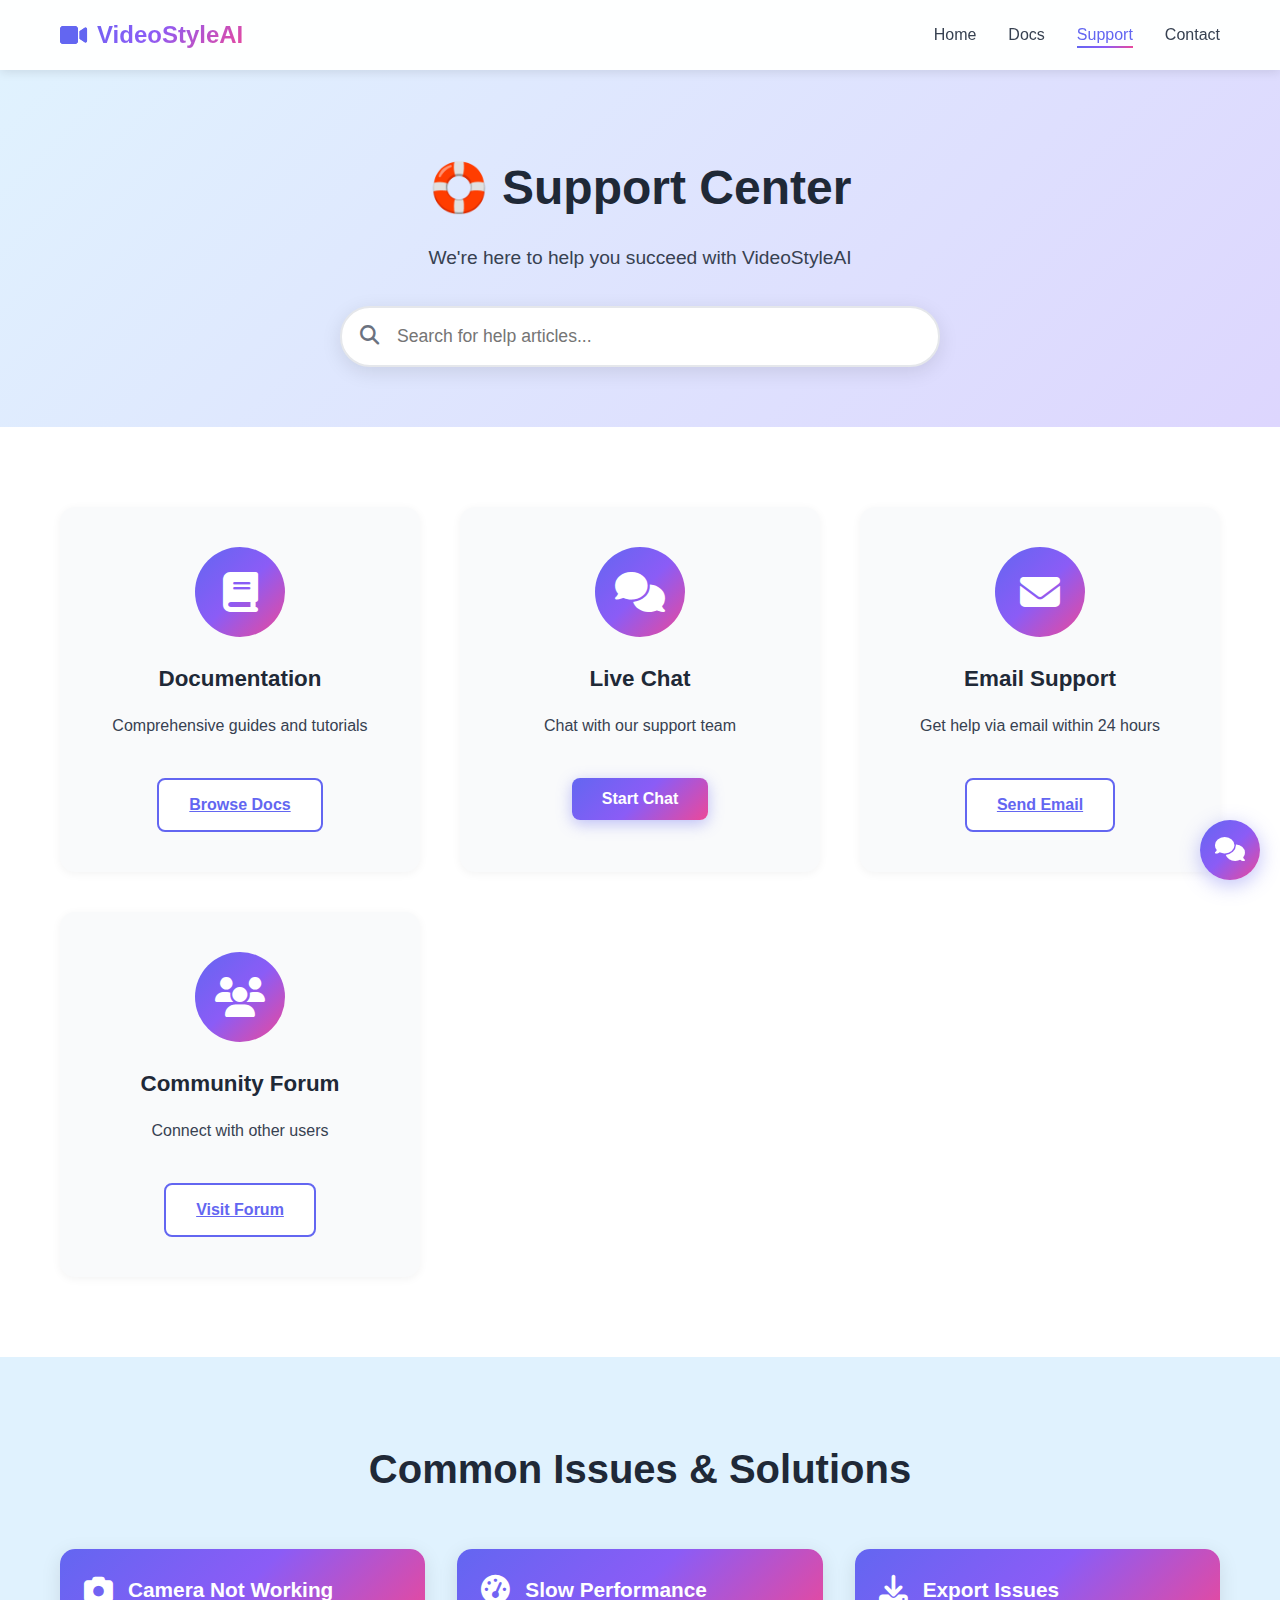
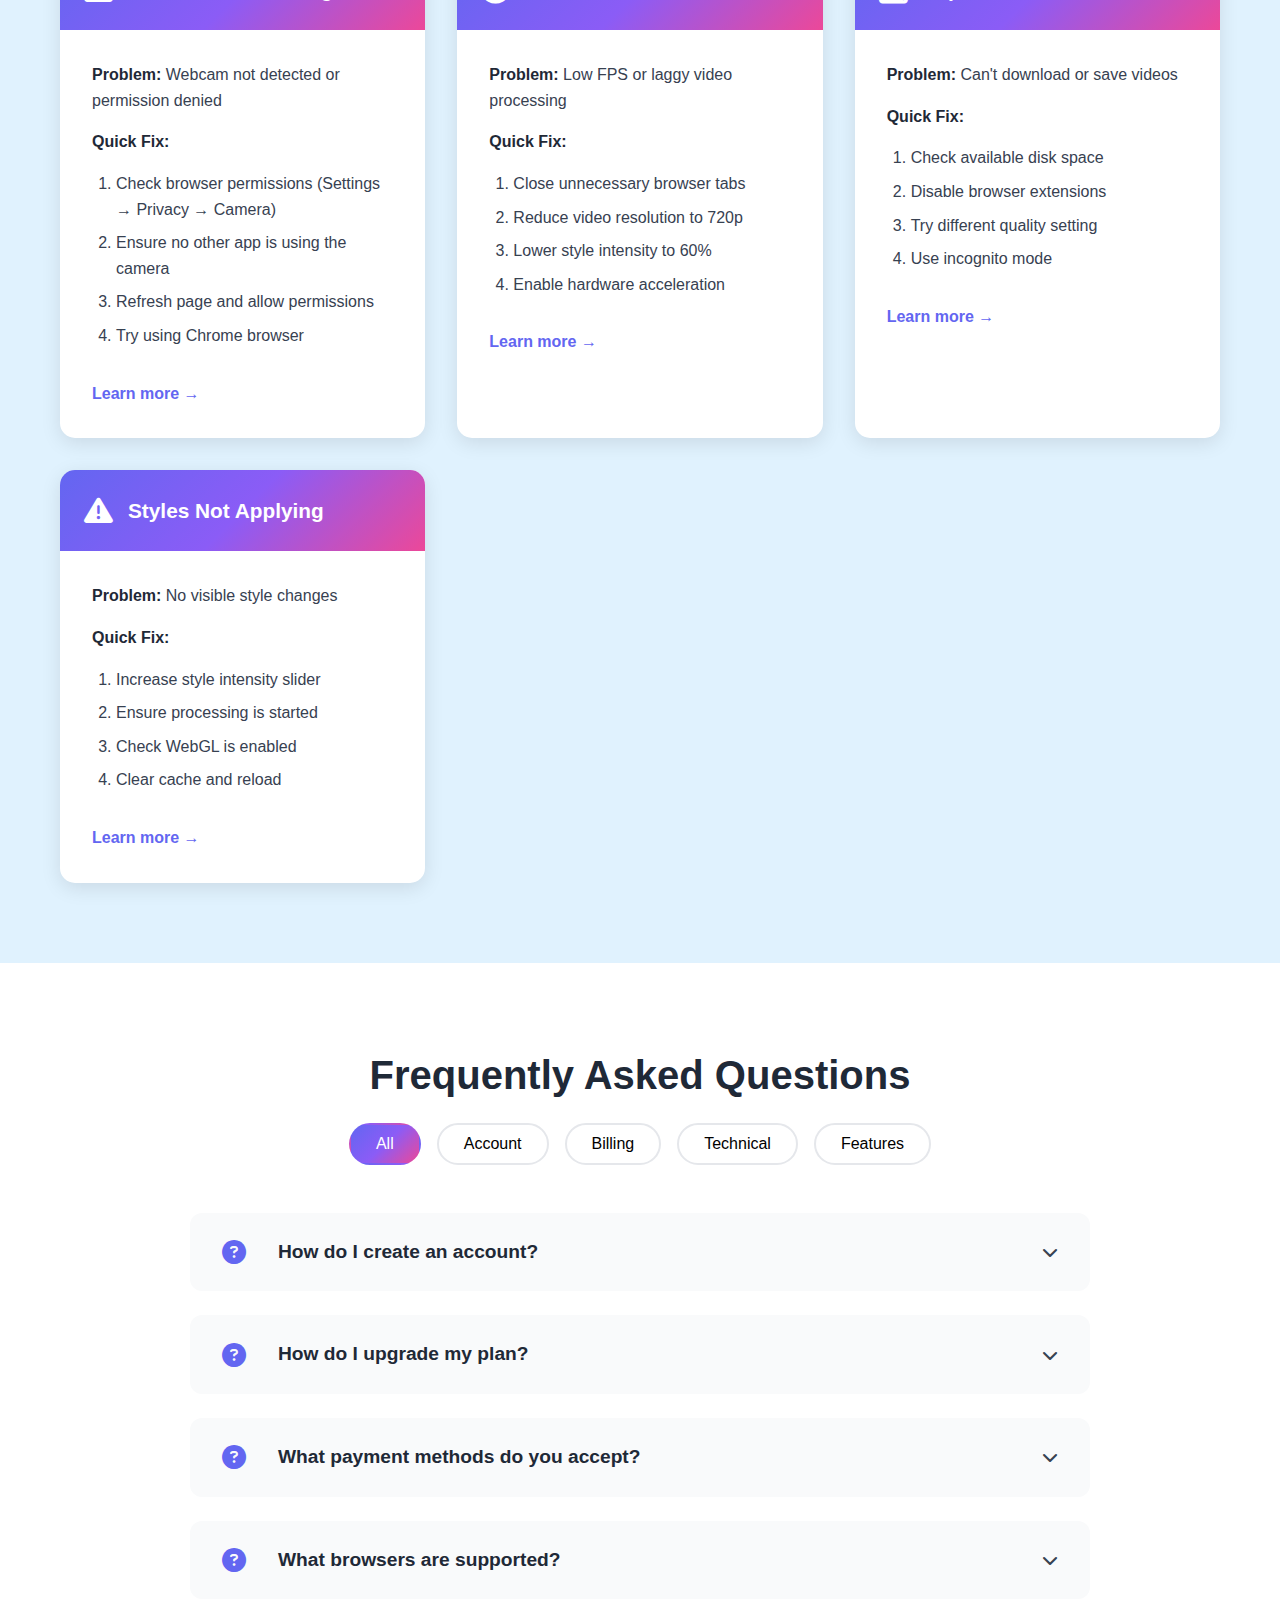
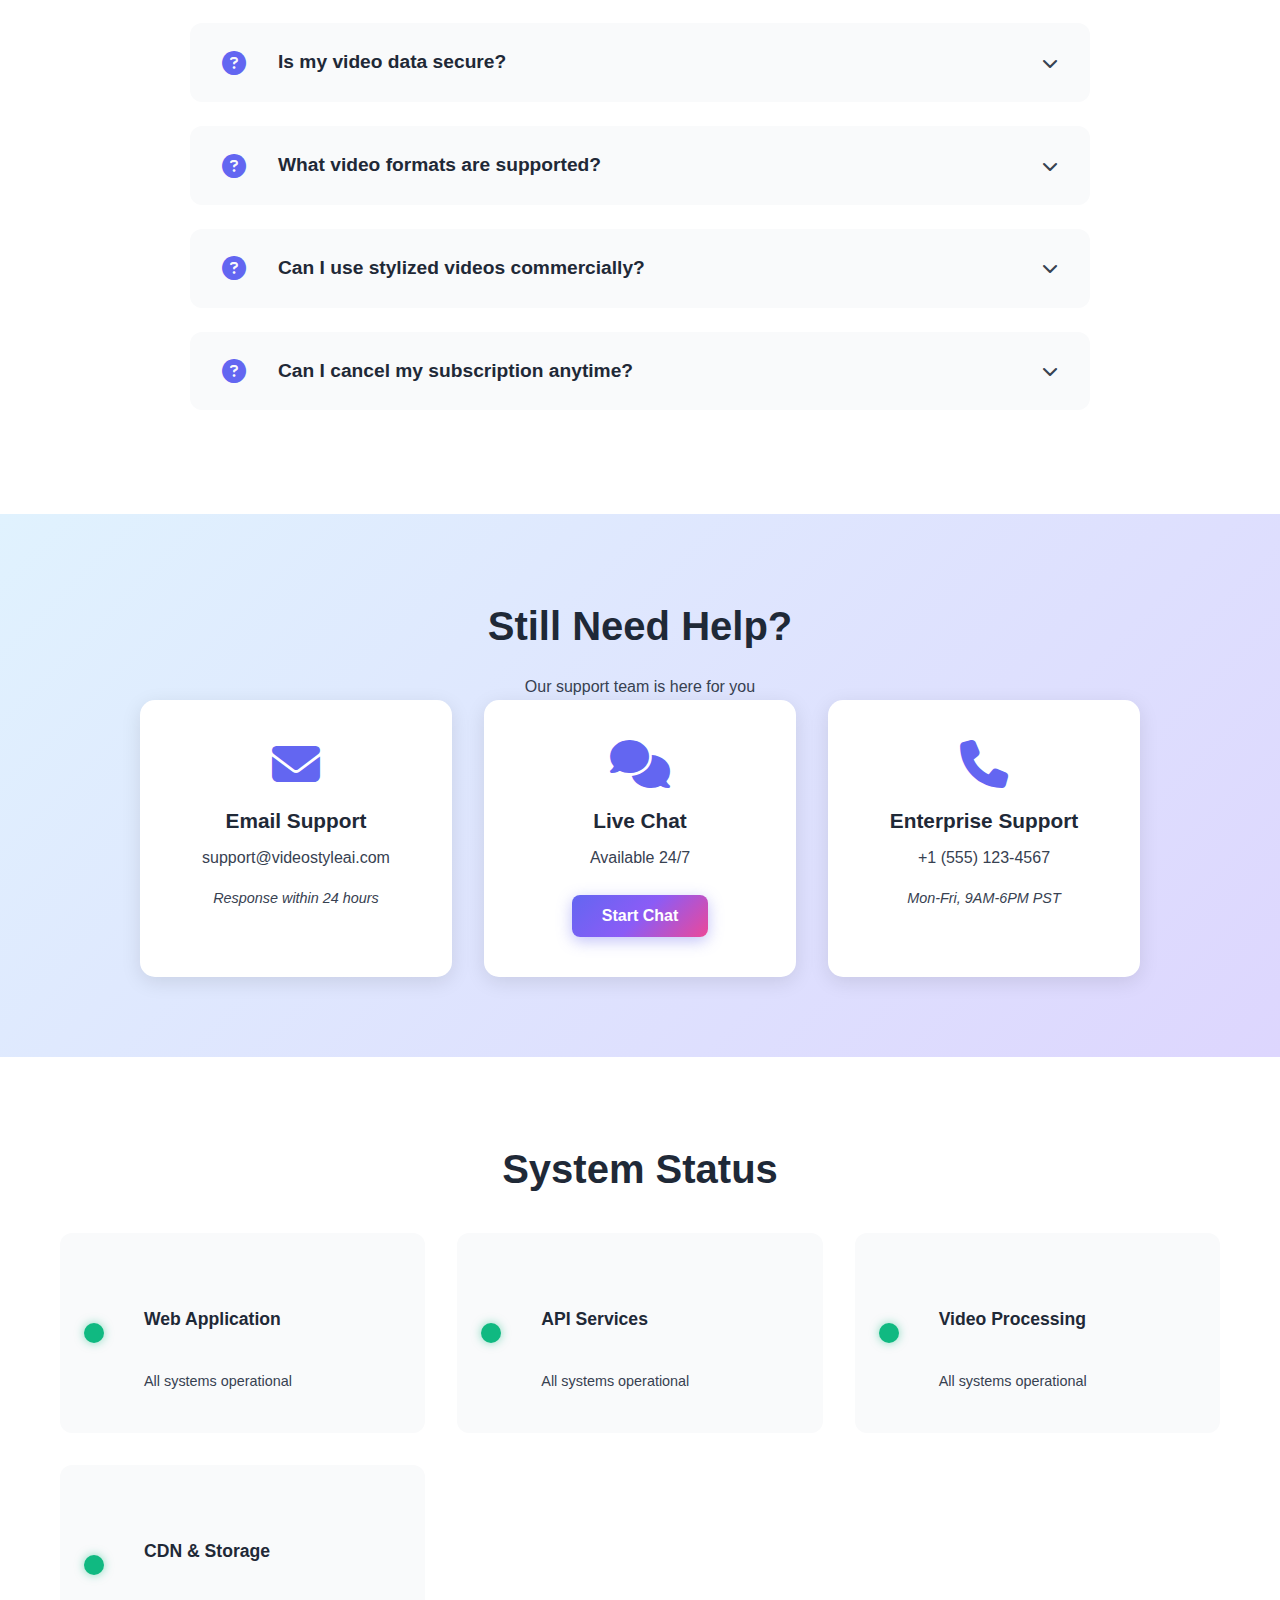
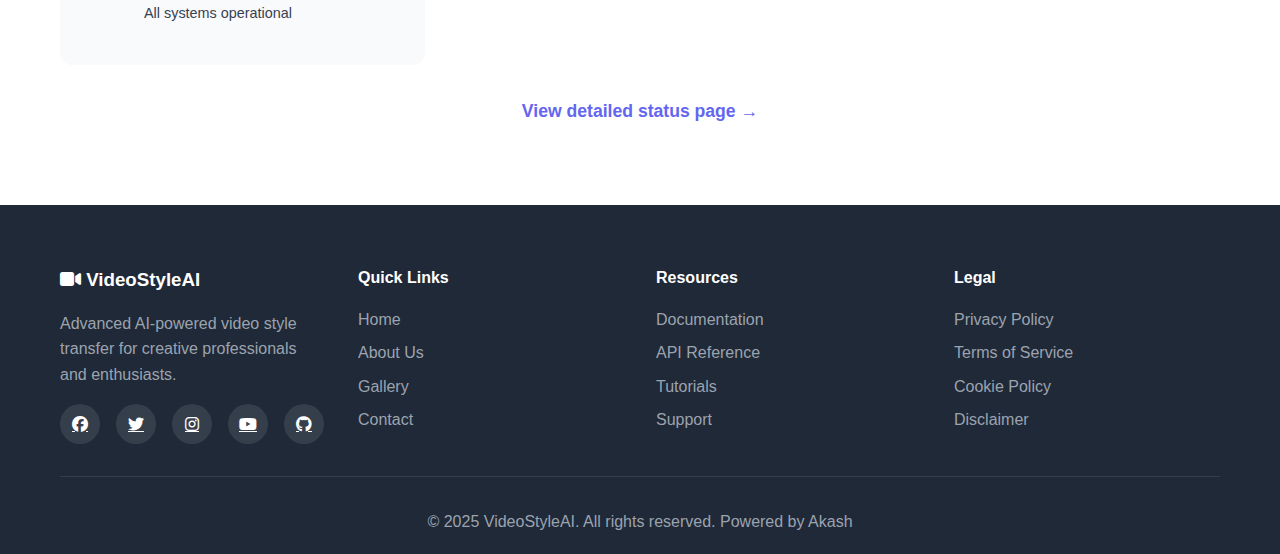
<file: support.html>
<!DOCTYPE html>
<html lang="en">
<head>
    <meta charset="UTF-8">
    <meta name="viewport" content="width=device-width, initial-scale=1.0">
    <title>Support Center - Video Style Transfer</title>
    <link rel="stylesheet" href="assets/css/style.css">
    <link rel="stylesheet" href="https://cdnjs.cloudflare.com/ajax/libs/font-awesome/6.4.0/css/all.min.css">
</head>
<body>
    <!-- Navigation -->
    <nav class="navbar">
        <div class="nav-container">
            <div class="logo">
                <i class="fas fa-video"></i>
                <span>VideoStyleAI</span>
            </div>
            <ul class="nav-menu" id="navMenu">
                <li><a href="index.html">Home</a></li>
                <li><a href="docs.html">Docs</a></li>
                <li><a href="support.html" class="active">Support</a></li>
                <li><a href="contact.html">Contact</a></li>
            </ul>
            <div class="hamburger" id="hamburger">
                <span></span>
                <span></span>
                <span></span>
            </div>
        </div>
    </nav>

    <!-- Support Header -->
    <section class="support-header">
        <div class="container">
            <h1>🛟 Support Center</h1>
            <p>We're here to help you succeed with VideoStyleAI</p>
            <div class="support-search">
                <i class="fas fa-search"></i>
                <label>
                    <input type="text" placeholder="Search for help articles...">
                </label>
            </div>
        </div>
    </section>

    <!-- Support Options -->
    <section class="support-options">
        <div class="container">
            <div class="support-grid">
                <div class="support-card">
                    <div class="support-icon">
                        <i class="fas fa-book"></i>
                    </div>
                    <h3>Documentation</h3>
                    <p>Comprehensive guides and tutorials</p>
                    <a href="docs.html" class="btn btn-secondary">Browse Docs</a>
                </div>

                <div class="support-card">
                    <div class="support-icon">
                        <i class="fas fa-comments"></i>
                    </div>
                    <h3>Live Chat</h3>
                    <p>Chat with our support team</p>
                    <button class="btn btn-primary" onclick="openChatbot()">Start Chat</button>
                </div>

                <div class="support-card">
                    <div class="support-icon">
                        <i class="fas fa-envelope"></i>
                    </div>
                    <h3>Email Support</h3>
                    <p>Get help via email within 24 hours</p>
                    <a href="mailto:support@videostyleai.com" class="btn btn-secondary">Send Email</a>
                </div>

                <div class="support-card">
                    <div class="support-icon">
                        <i class="fas fa-users"></i>
                    </div>
                    <h3>Community Forum</h3>
                    <p>Connect with other users</p>
                    <a href="#" class="btn btn-secondary">Visit Forum</a>
                </div>
            </div>
        </div>
    </section>

    <!-- Common Issues -->
    <section class="common-issues">
        <div class="container">
            <h2 class="section-title">Common Issues & Solutions</h2>

            <div class="issues-grid">
                <div class="issue-card">
                    <div class="issue-header">
                        <i class="fas fa-camera"></i>
                        <h3>Camera Not Working</h3>
                    </div>
                    <div class="issue-content">
                        <p><strong>Problem:</strong> Webcam not detected or permission denied</p>
                        <p><strong>Quick Fix:</strong></p>
                        <ol>
                            <li>Check browser permissions (Settings → Privacy → Camera)</li>
                            <li>Ensure no other app is using the camera</li>
                            <li>Refresh page and allow permissions</li>
                            <li>Try using Chrome browser</li>
                        </ol>
                        <a href="docs.html#troubleshooting" class="learn-more">Learn more →</a>
                    </div>
                </div>

                <div class="issue-card">
                    <div class="issue-header">
                        <i class="fas fa-tachometer-alt"></i>
                        <h3>Slow Performance</h3>
                    </div>
                    <div class="issue-content">
                        <p><strong>Problem:</strong> Low FPS or laggy video processing</p>
                        <p><strong>Quick Fix:</strong></p>
                        <ol>
                            <li>Close unnecessary browser tabs</li>
                            <li>Reduce video resolution to 720p</li>
                            <li>Lower style intensity to 60%</li>
                            <li>Enable hardware acceleration</li>
                        </ol>
                        <a href="docs.html#troubleshooting" class="learn-more">Learn more →</a>
                    </div>
                </div>

                <div class="issue-card">
                    <div class="issue-header">
                        <i class="fas fa-download"></i>
                        <h3>Export Issues</h3>
                    </div>
                    <div class="issue-content">
                        <p><strong>Problem:</strong> Can't download or save videos</p>
                        <p><strong>Quick Fix:</strong></p>
                        <ol>
                            <li>Check available disk space</li>
                            <li>Disable browser extensions</li>
                            <li>Try different quality setting</li>
                            <li>Use incognito mode</li>
                        </ol>
                        <a href="docs.html#troubleshooting" class="learn-more">Learn more →</a>
                    </div>
                </div>

                <div class="issue-card">
                    <div class="issue-header">
                        <i class="fas fa-exclamation-triangle"></i>
                        <h3>Styles Not Applying</h3>
                    </div>
                    <div class="issue-content">
                        <p><strong>Problem:</strong> No visible style changes</p>
                        <p><strong>Quick Fix:</strong></p>
                        <ol>
                            <li>Increase style intensity slider</li>
                            <li>Ensure processing is started</li>
                            <li>Check WebGL is enabled</li>
                            <li>Clear cache and reload</li>
                        </ol>
                        <a href="docs.html#troubleshooting" class="learn-more">Learn more →</a>
                    </div>
                </div>
            </div>
        </div>
    </section>

    <!-- FAQ Section -->
    <section class="support-faq">
        <div class="container">
            <h2 class="section-title">Frequently Asked Questions</h2>

            <div class="faq-categories">
                <button class="faq-category active" data-category="all">All</button>
                <button class="faq-category" data-category="account">Account</button>
                <button class="faq-category" data-category="billing">Billing</button>
                <button class="faq-category" data-category="technical">Technical</button>
                <button class="faq-category" data-category="features">Features</button>
            </div>

            <div class="faq-list">
                <div class="faq-item" data-category="account">
                    <div class="faq-question">
                        <i class="fas fa-question-circle"></i>
                        <h3>How do I create an account?</h3>
                        <i class="fas fa-chevron-down"></i>
                    </div>
                    <div class="faq-answer">
                        <p>Click "Sign Up" in the top right corner and follow these steps:</p>
                        <ol>
                            <li>Enter your email address</li>
                            <li>Create a secure password</li>
                            <li>Verify your email (check spam folder if needed)</li>
                            <li>Complete your profile</li>
                        </ol>
                        <p>You can start using the free plan immediately after verification.</p>
                    </div>
                </div>

                <div class="faq-item" data-category="billing">
                    <div class="faq-question">
                        <i class="fas fa-question-circle"></i>
                        <h3>How do I upgrade my plan?</h3>
                        <i class="fas fa-chevron-down"></i>
                    </div>
                    <div class="faq-answer">
                        <p>To upgrade your plan:</p>
                        <ol>
                            <li>Go to Settings → Billing</li>
                            <li>Click "Upgrade Plan"</li>
                            <li>Choose Pro or Enterprise</li>
                            <li>Enter payment information</li>
                            <li>Confirm upgrade</li>
                        </ol>
                        <p>Your upgrade takes effect immediately, and you'll be charged pro-rated for the current billing cycle.</p>
                    </div>
                </div>

                <div class="faq-item" data-category="billing">
                    <div class="faq-question">
                        <i class="fas fa-question-circle"></i>
                        <h3>What payment methods do you accept?</h3>
                        <i class="fas fa-chevron-down"></i>
                    </div>
                    <div class="faq-answer">
                        <p>We accept the following payment methods:</p>
                        <ul>
                            <li>Credit cards (Visa, MasterCard, American Express, Discover)</li>
                            <li>Debit cards</li>
                            <li>PayPal</li>
                            <li>Bank transfers (Enterprise only)</li>
                        </ul>
                        <p>All payments are processed securely through Stripe.</p>
                    </div>
                </div>

                <div class="faq-item" data-category="technical">
                    <div class="faq-question">
                        <i class="fas fa-question-circle"></i>
                        <h3>What browsers are supported?</h3>
                        <i class="fas fa-chevron-down"></i>
                    </div>
                    <div class="faq-answer">
                        <p>VideoStyleAI works best on modern browsers:</p>
                        <ul>
                            <li><strong>Chrome 90+</strong> (Recommended) - Full support</li>
                            <li><strong>Firefox 88+</strong> - Full support</li>
                            <li><strong>Edge 90+</strong> - Full support</li>
                            <li><strong>Safari 14+</strong> - Limited support</li>
                            <li><strong>Opera 76+</strong> - Full support</li>
                        </ul>
                        <p>WebGL support is required for video processing.</p>
                    </div>
                </div>

                <div class="faq-item" data-category="technical">
                    <div class="faq-question">
                        <i class="fas fa-question-circle"></i>
                        <h3>Is my video data secure?</h3>
                        <i class="fas fa-chevron-down"></i>
                    </div>
                    <div class="faq-answer">
                        <p>Yes! Your privacy and security are our top priorities:</p>
                        <ul>
                            <li>All processing happens locally in your browser</li>
                            <li>Videos never leave your device</li>
                            <li>We don't collect, store, or transmit video data</li>
                            <li>No server uploads required</li>
                            <li>Zero data tracking</li>
                        </ul>
                        <p>Read our <a href="privacy.html">Privacy Policy</a> for complete details.</p>
                    </div>
                </div>

                <div class="faq-item" data-category="features">
                    <div class="faq-question">
                        <i class="fas fa-question-circle"></i>
                        <h3>What video formats are supported?</h3>
                        <i class="fas fa-chevron-down"></i>
                    </div>
                    <div class="faq-answer">
                        <p>We support most common video formats:</p>
                        <ul>
                            <li><strong>MP4</strong> (recommended)</li>
                            <li><strong>MOV</strong></li>
                            <li><strong>AVI</strong></li>
                            <li><strong>WebM</strong></li>
                        </ul>
                        <p><strong>Maximum file sizes:</strong></p>
                        <ul>
                            <li>Free: 100MB</li>
                            <li>Pro: 500MB</li>
                            <li>Enterprise: 2GB</li>
                        </ul>
                    </div>
                </div>

                <div class="faq-item" data-category="features">
                    <div class="faq-question">
                        <i class="fas fa-question-circle"></i>
                        <h3>Can I use stylized videos commercially?</h3>
                        <i class="fas fa-chevron-down"></i>
                    </div>
                    <div class="faq-answer">
                        <p>Yes! You retain full rights to videos created with VideoStyleAI:</p>
                        <ul>
                            <li>Use for personal or commercial projects</li>
                            <li>No attribution required (though appreciated)</li>
                            <li>Sell or distribute stylized content</li>
                            <li>Use in client work</li>
                        </ul>
                        <p>See our <a href="terms.html">Terms of Service</a> for complete usage rights.</p>
                    </div>
                </div>

                <div class="faq-item" data-category="billing">
                    <div class="faq-question">
                        <i class="fas fa-question-circle"></i>
                        <h3>Can I cancel my subscription anytime?</h3>
                        <i class="fas fa-chevron-down"></i>
                    </div>
                    <div class="faq-answer">
                        <p>Yes! You can cancel your subscription at any time:</p>
                        <ol>
                            <li>Go to Settings → Billing</li>
                            <li>Click "Cancel Subscription"</li>
                            <li>Confirm cancellation</li>
                        </ol>
                        <p>You'll retain access until the end of your current billing period. No refunds for partial months, but you can reactivate anytime.</p>
                    </div>
                </div>
            </div>
        </div>
    </section>

    <!-- Contact Support -->
    <section class="contact-support">
        <div class="container">
            <h2>Still Need Help?</h2>
            <p>Our support team is here for you</p>

            <div class="support-channels">
                <div class="channel">
                    <i class="fas fa-envelope"></i>
                    <h4>Email Support</h4>
                    <p>support@videostyleai.com</p>
                    <p class="response-time">Response within 24 hours</p>
                </div>
                <div class="channel">
                    <i class="fas fa-comments"></i>
                    <h4>Live Chat</h4>
                    <p>Available 24/7</p>
                    <button class="btn btn-primary" onclick="openChatbot()">Start Chat</button>
                </div>
                <div class="channel">
                    <i class="fas fa-phone"></i>
                    <h4>Enterprise Support</h4>
                    <p>+1 (555) 123-4567</p>
                    <p class="response-time">Mon-Fri, 9AM-6PM PST</p>
                </div>
            </div>
        </div>
    </section>

    <!-- System Status -->
    <section class="system-status">
        <div class="container">
            <h2 class="section-title">System Status</h2>
            <div class="status-grid">
                <div class="status-item operational">
                    <div class="status-indicator"></div>
                    <div class="status-info">
                        <h4>Web Application</h4>
                        <p>All systems operational</p>
                    </div>
                </div>
                <div class="status-item operational">
                    <div class="status-indicator"></div>
                    <div class="status-info">
                        <h4>API Services</h4>
                        <p>All systems operational</p>
                    </div>
                </div>
                <div class="status-item operational">
                    <div class="status-indicator"></div>
                    <div class="status-info">
                        <h4>Video Processing</h4>
                        <p>All systems operational</p>
                    </div>
                </div>
                <div class="status-item operational">
                    <div class="status-indicator"></div>
                    <div class="status-info">
                        <h4>CDN & Storage</h4>
                        <p>All systems operational</p>
                    </div>
                </div>
            </div>
            <a href="#" class="status-link">View detailed status page →</a>
        </div>
    </section>

    <!-- Footer -->
     <footer class="footer">
        <div class="container">
            <div class="footer-content">
                <div class="footer-section">
                    <h3><i class="fas fa-video"></i> VideoStyleAI</h3>
                    <p>Advanced AI-powered video style transfer for creative professionals and enthusiasts.</p>
                    <div class="social-links">
                        <a href="#"><i class="fab fa-facebook"></i></a>
                        <a href="#"><i class="fab fa-twitter"></i></a>
                        <a href="#"><i class="fab fa-instagram"></i></a>
                        <a href="#"><i class="fab fa-youtube"></i></a>
                        <a href="#"><i class="fab fa-github"></i></a>
                    </div>
                </div>
                <div class="footer-section">
                    <h4>Quick Links</h4>
                    <ul>
                        <li><a href="index.html">Home</a></li>
                        <li><a href="about.html">About Us</a></li>
                        <li><a href="gallery.html">Gallery</a></li>
                        <li><a href="contact.html">Contact</a></li>
                    </ul>
                </div>
                <div class="footer-section">
                    <h4>Resources</h4>
                    <ul>
                        <li><a href="docs.html">Documentation</a></li>
                        <li><a href="api.html">API Reference</a></li>
                        <li><a href="tutorials.html">Tutorials</a></li>
                        <li><a href="support.html">Support</a></li>
                    </ul>
                </div>
                <div class="footer-section">
                    <h4>Legal</h4>
                    <ul>
                        <li><a href="privacy.html">Privacy Policy</a></li>
                        <li><a href="terms.html">Terms of Service</a></li>
                        <li><a href="cookies.html">Cookie Policy</a></li>
                        <li><a href="disclaimer.html">Disclaimer</a></li>
                    </ul>
                </div>
            </div>
            <div class="footer-bottom">
                <p>&copy; 2025 VideoStyleAI. All rights reserved. Powered by Akash</p>
            </div>
        </div>
    </footer>

    <!-- Chatbot -->
    <div class="chatbot-container" id="chatbotContainer">
        <div class="chatbot-header" onclick="toggleChatbot()">
            <i class="fas fa-robot"></i>
            <span>AI Assistant</span>
            <i class="fas fa-chevron-down" id="chatbotToggle"></i>
        </div>
        <div class="chatbot-body" id="chatbotBody">
            <div class="chat-messages" id="chatMessages">
                <div class="bot-message">
                    <i class="fas fa-robot"></i>
                    <p>Hello! How can I help you today?</p>
                </div>
            </div>
            <div class="chat-input">
                <label for="chatInput"></label><input type="text" id="chatInput" placeholder="Type your message...">
                <button onclick="sendMessage()"><i class="fas fa-paper-plane"></i></button>
            </div>
        </div>
    </div>
    <button class="chatbot-trigger" onclick="openChatbot()">
        <i class="fas fa-comments"></i>
    </button>

    <script src="assets/js/chatbot.js"></script>
    <script src="assets/js/main.js"></script>
    <script>
        // FAQ functionality
        document.querySelectorAll('.faq-question').forEach(question => {
            question.addEventListener('click', () => {
                const faqItem = question.parentElement;
                const isActive = faqItem.classList.contains('active');

                document.querySelectorAll('.faq-item').forEach(item => {
                    item.classList.remove('active');
                });

                if (!isActive) {
                    faqItem.classList.add('active');
                }
            });
        });

        // FAQ category filtering
        document.querySelectorAll('.faq-category').forEach(btn => {
            btn.addEventListener('click', () => {
                document.querySelectorAll('.faq-category').forEach(b => b.classList.remove('active'));
                btn.classList.add('active');

                const category = btn.getAttribute('data-category');

                document.querySelectorAll('.faq-item').forEach(item => {
                    if (category === 'all' || item.getAttribute('data-category') === category) {
                        item.style.display = 'block';
                    } else {
                        item.style.display = 'none';
                    }
                });
            });
        });
    </script>
</body>
</html>
</file>
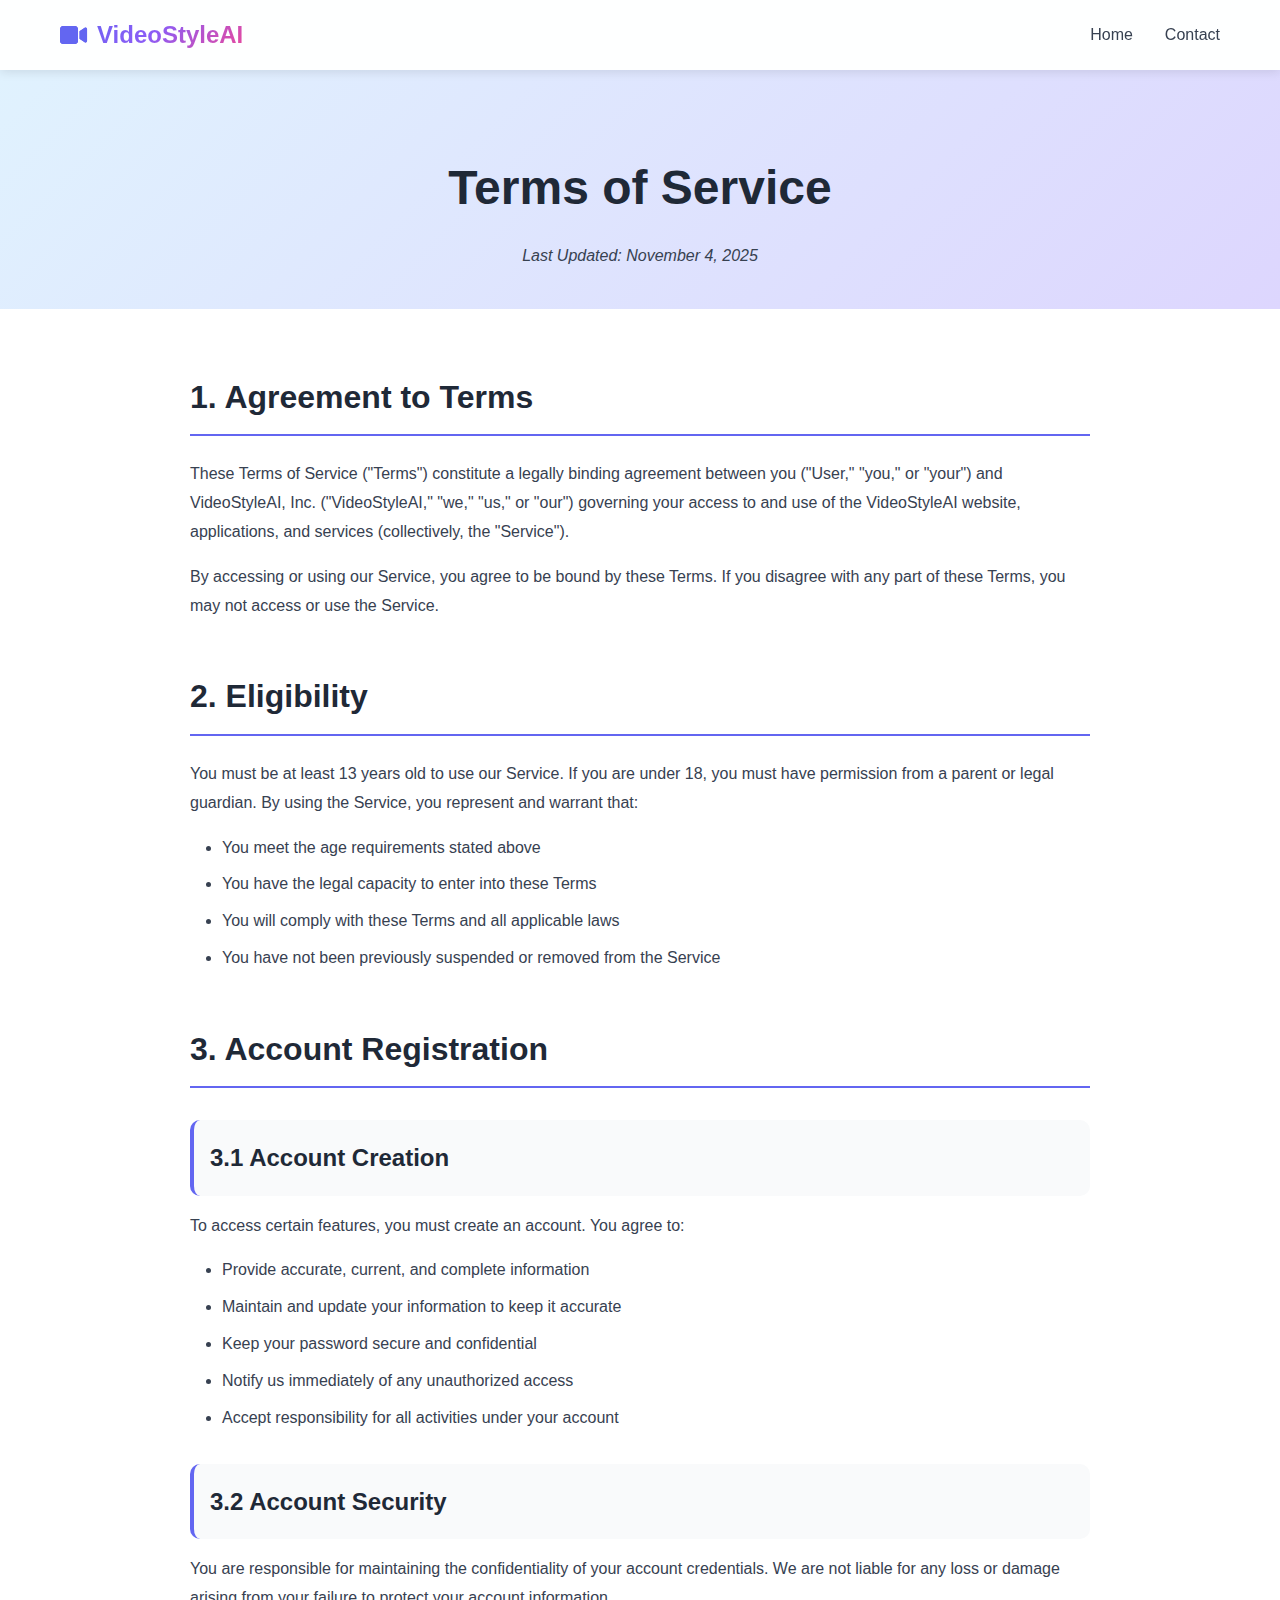
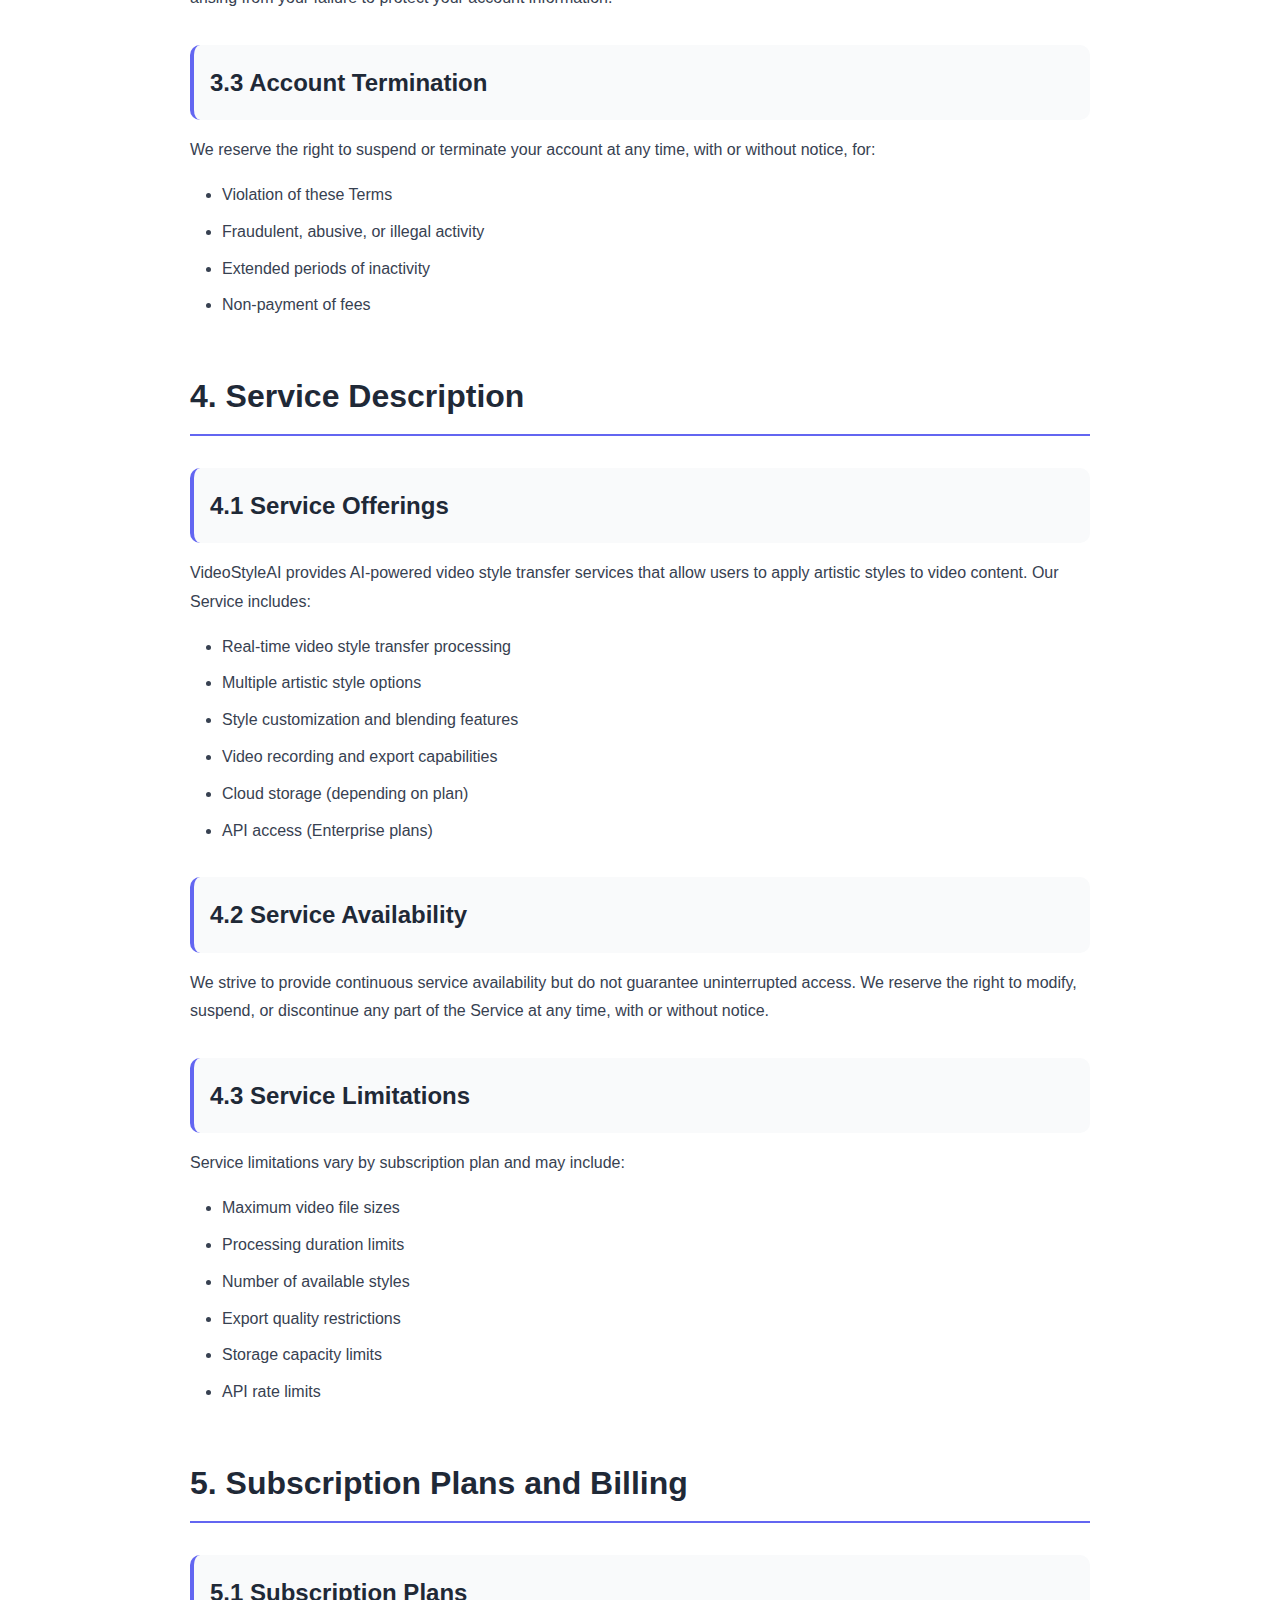
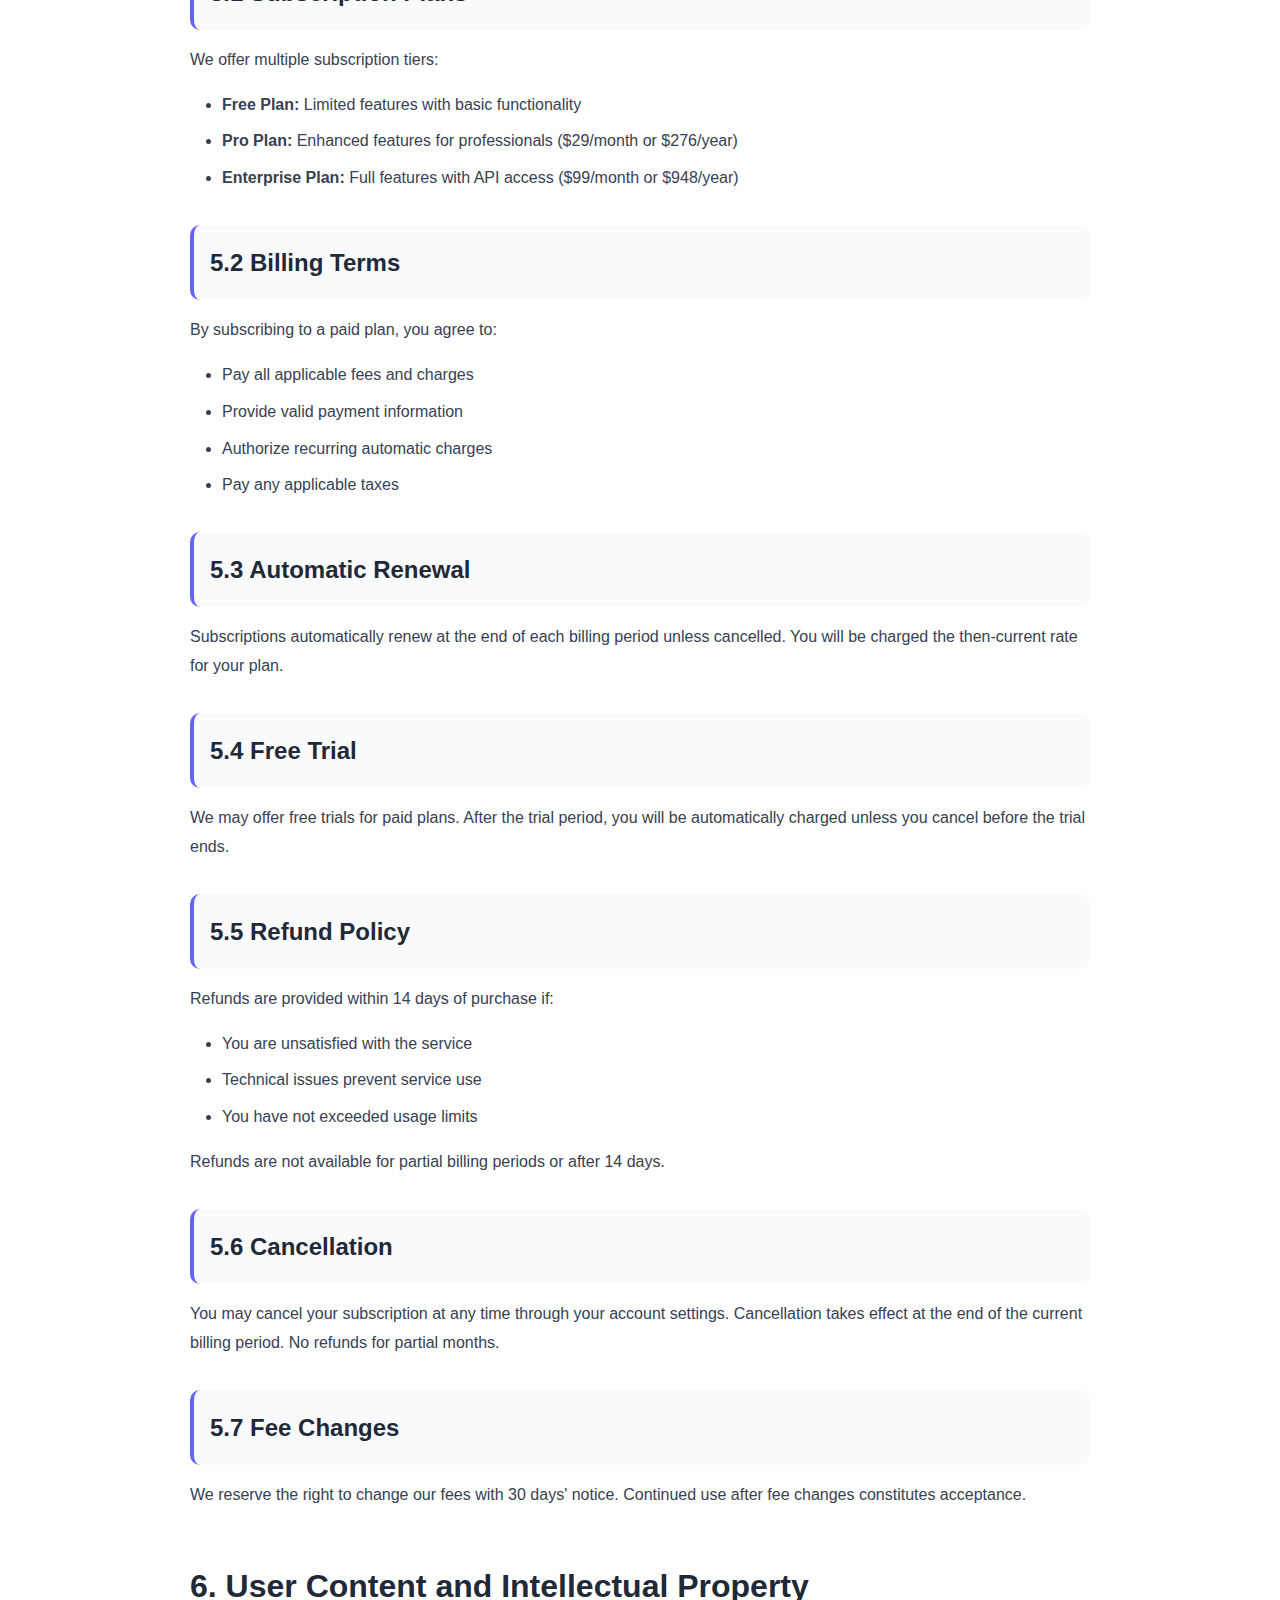
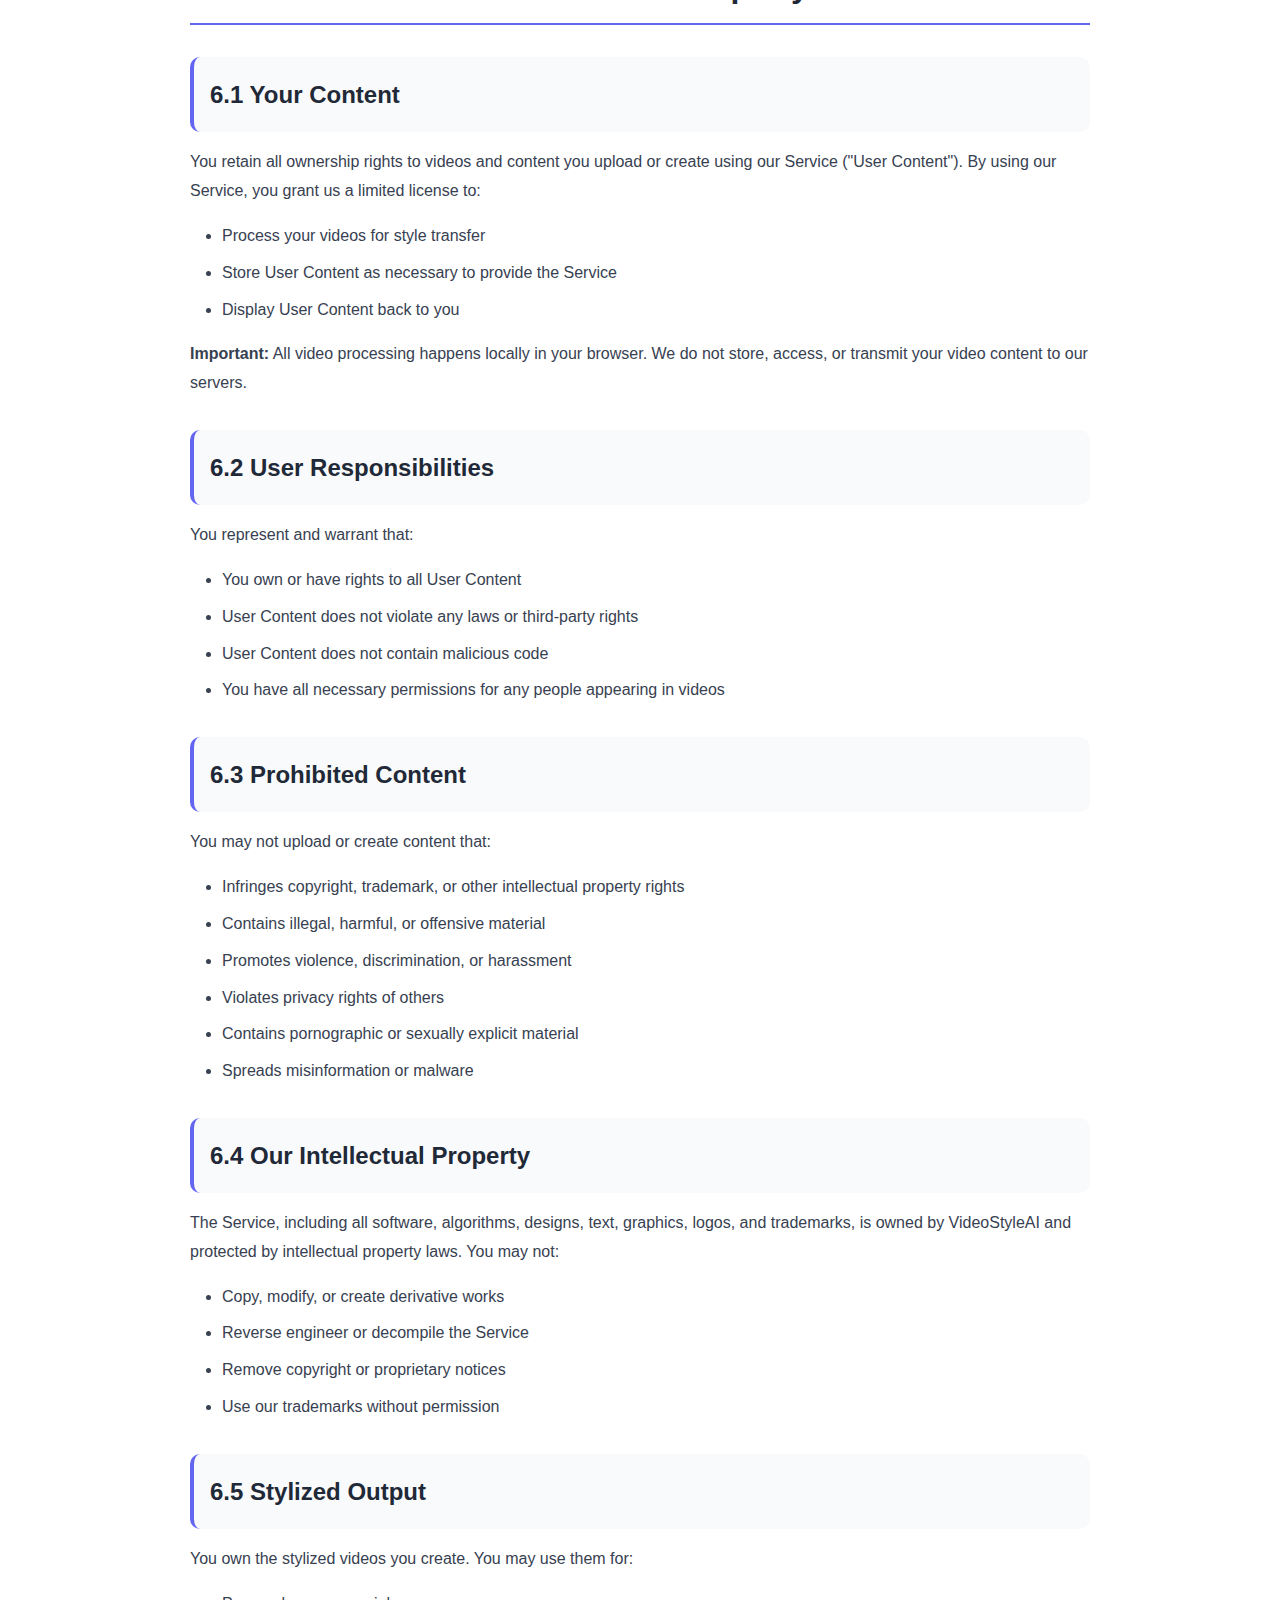
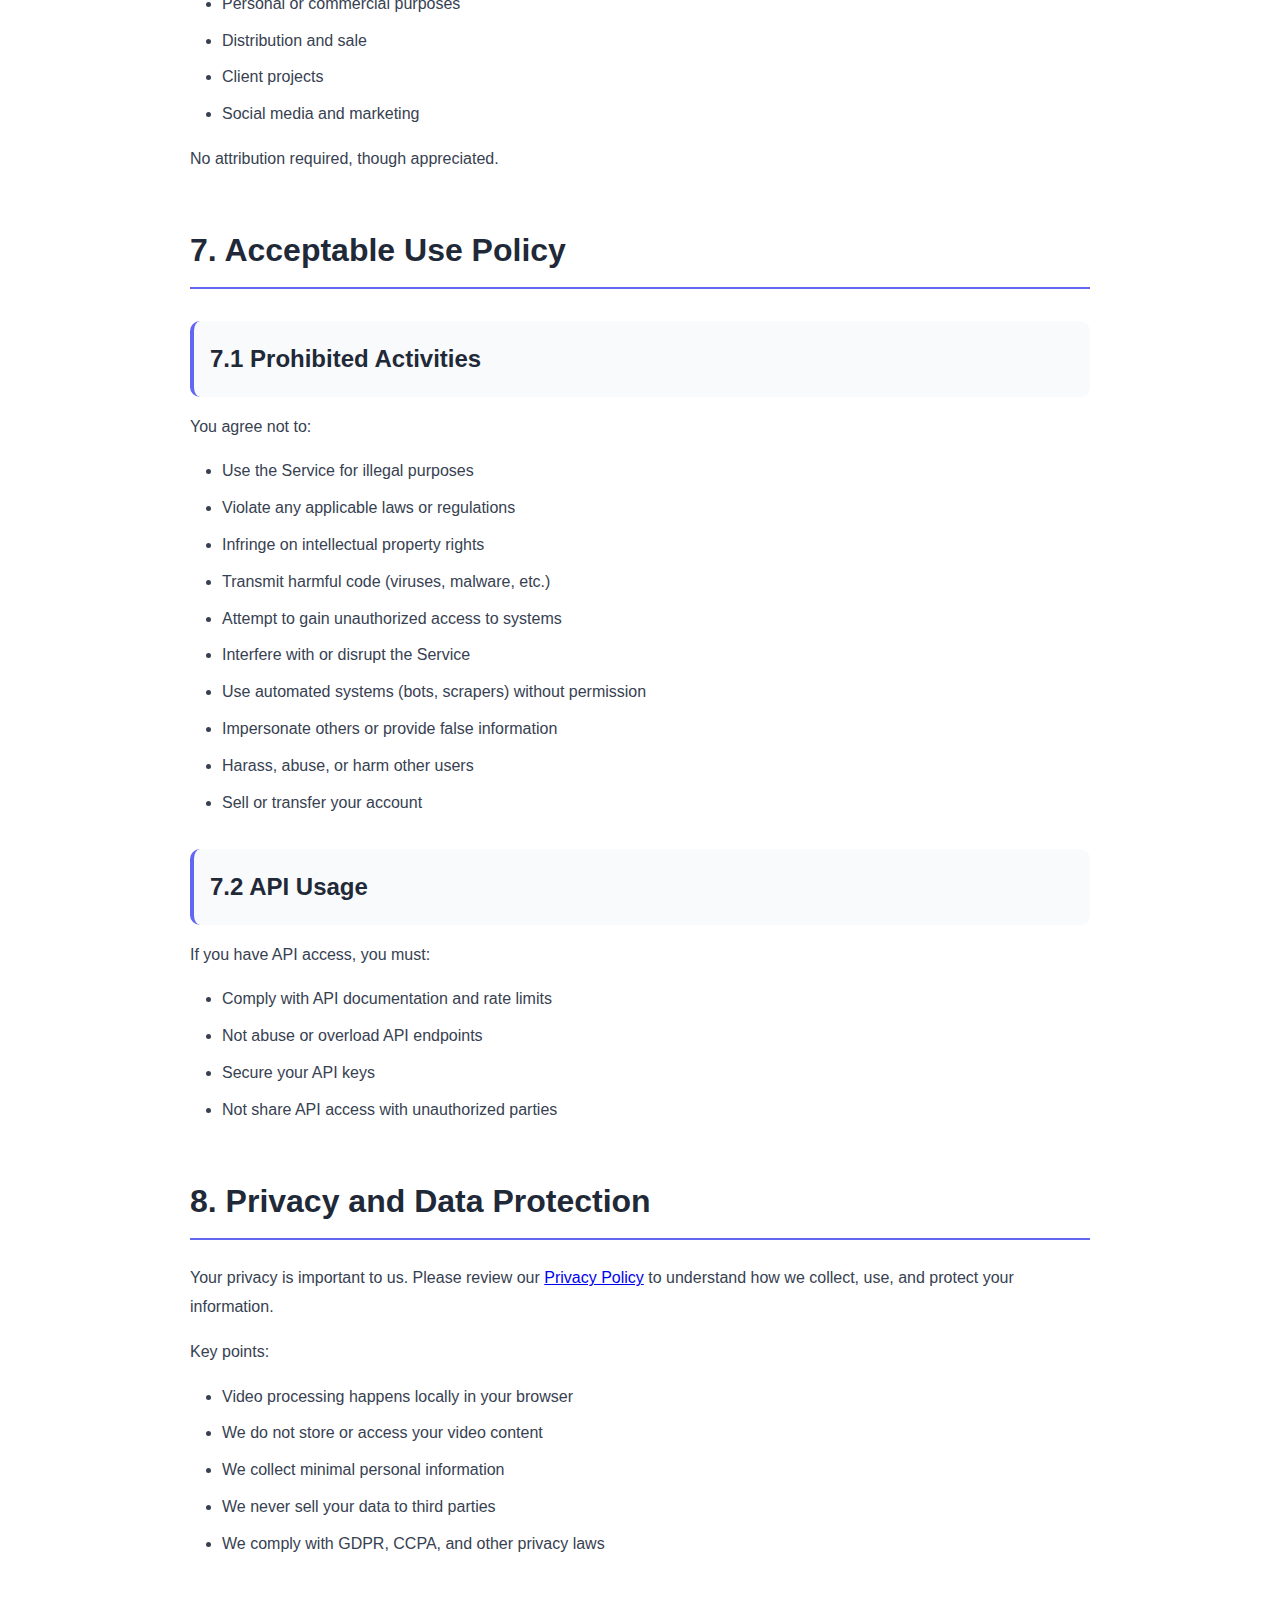
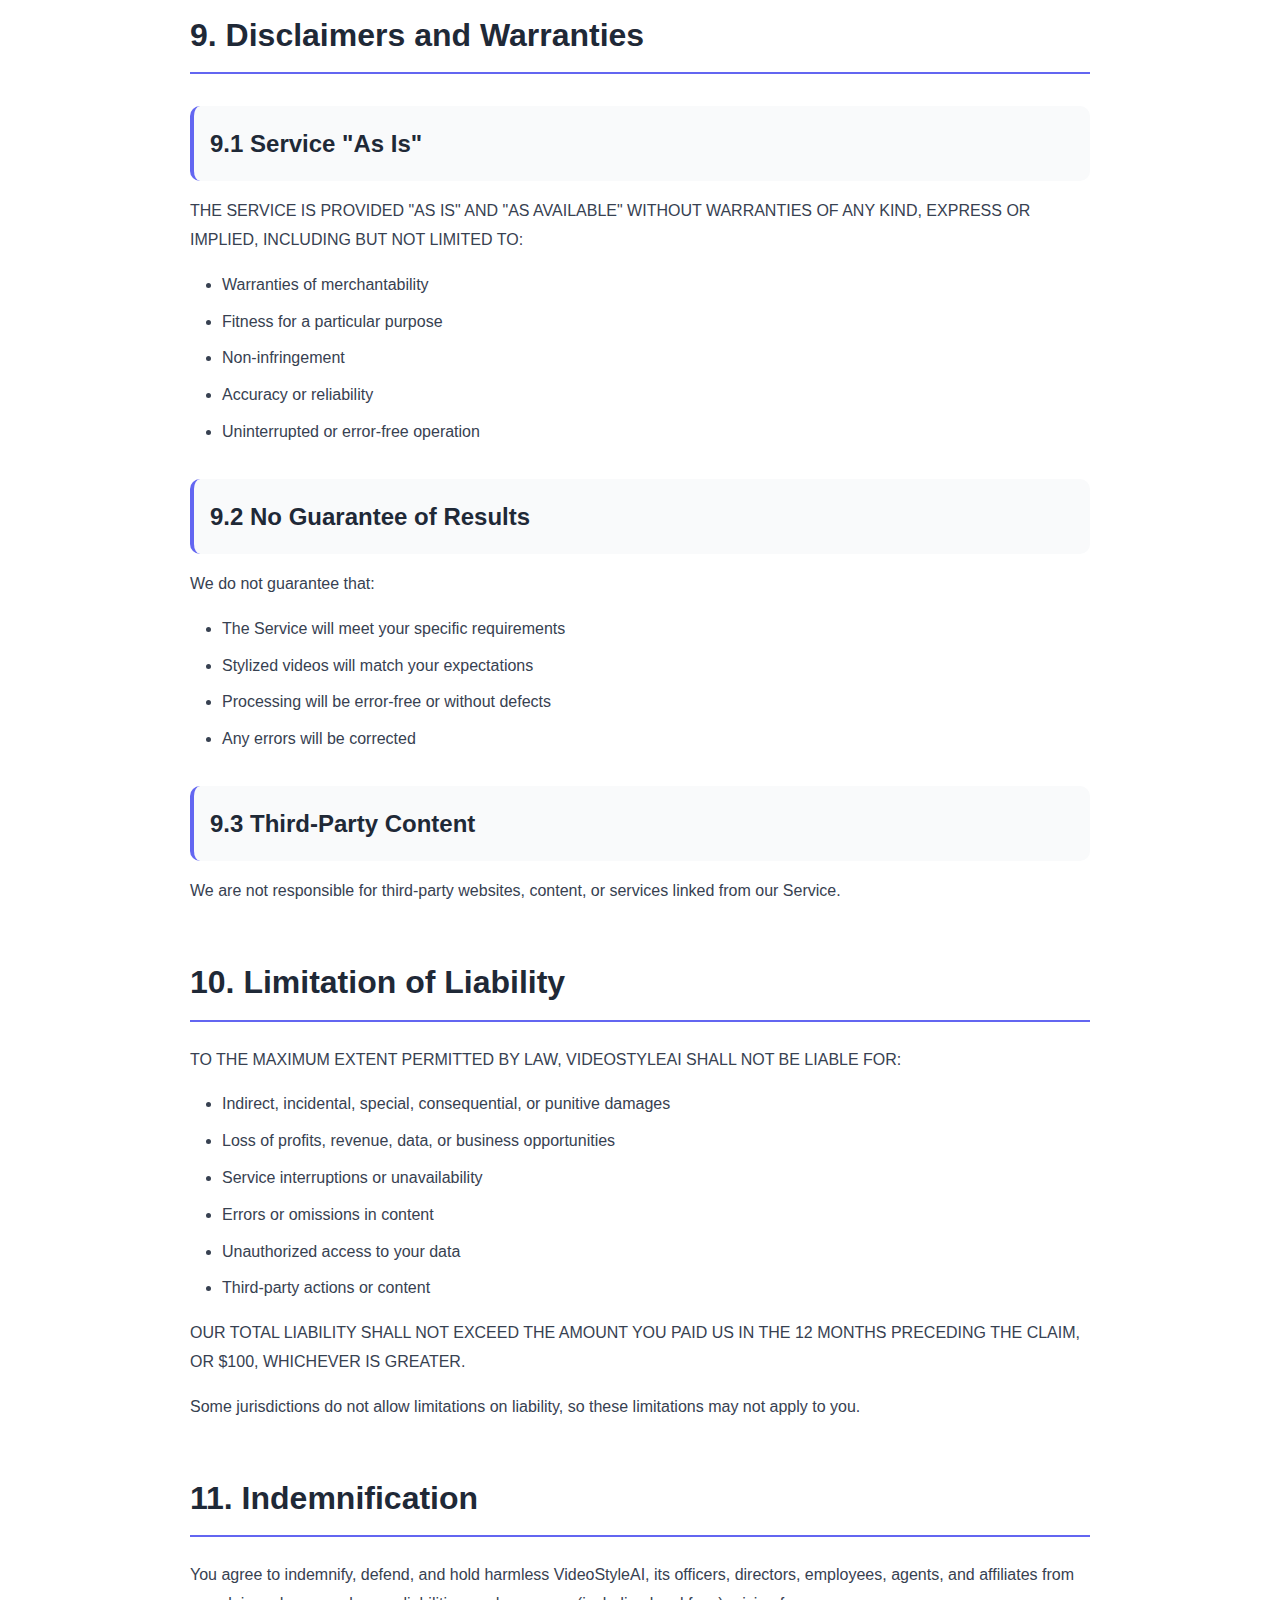
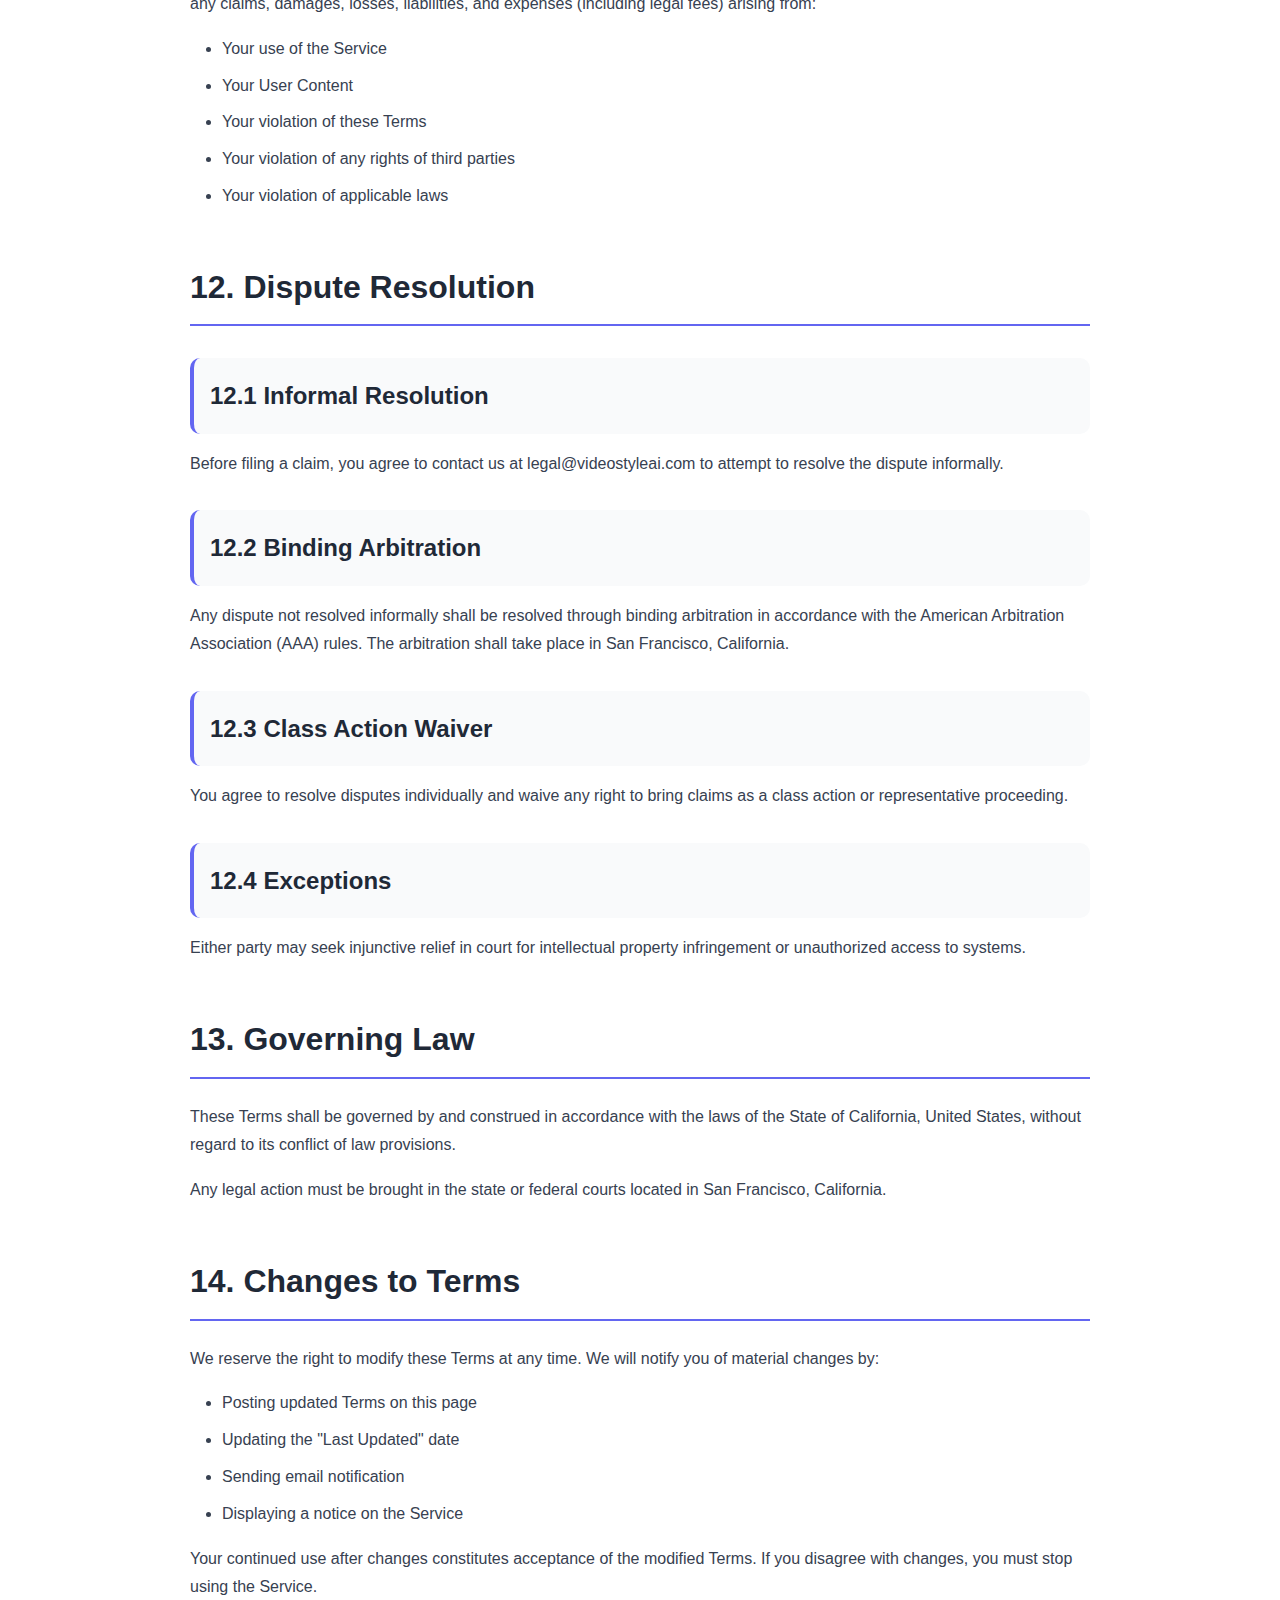
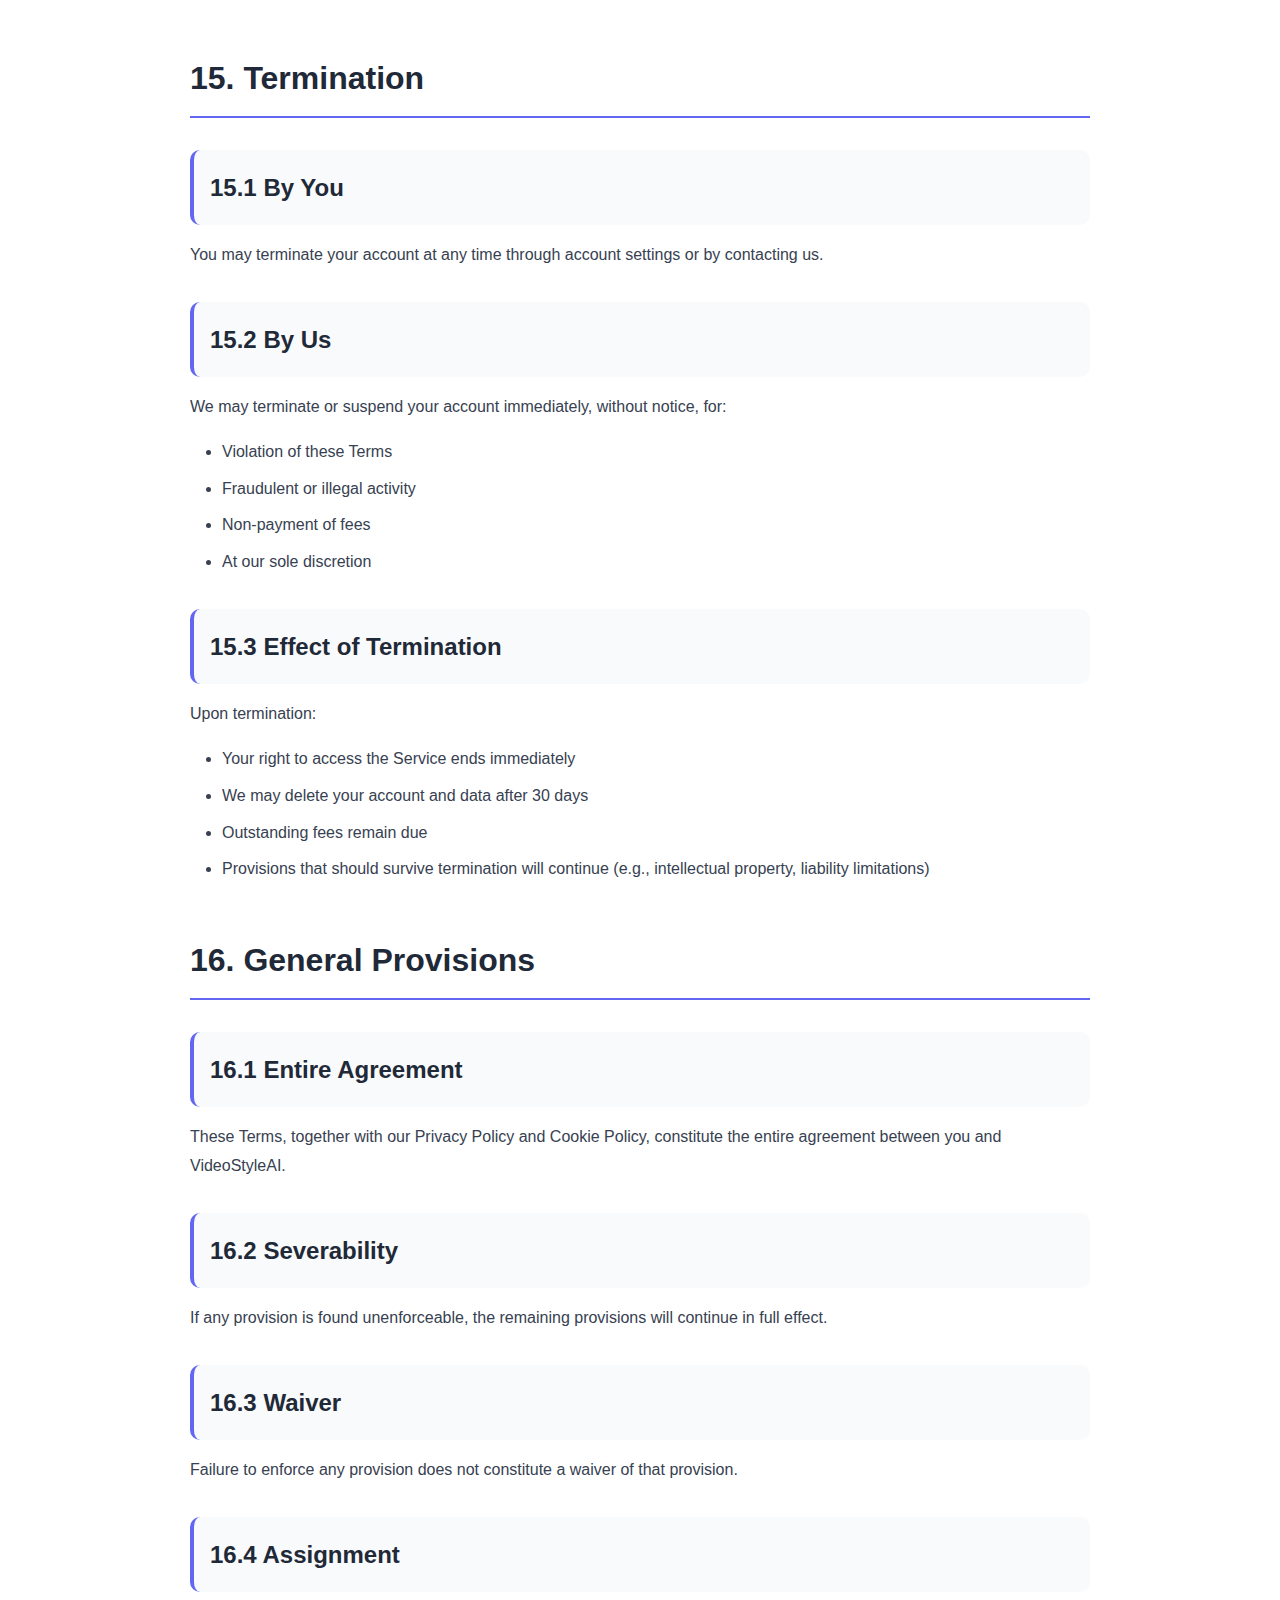
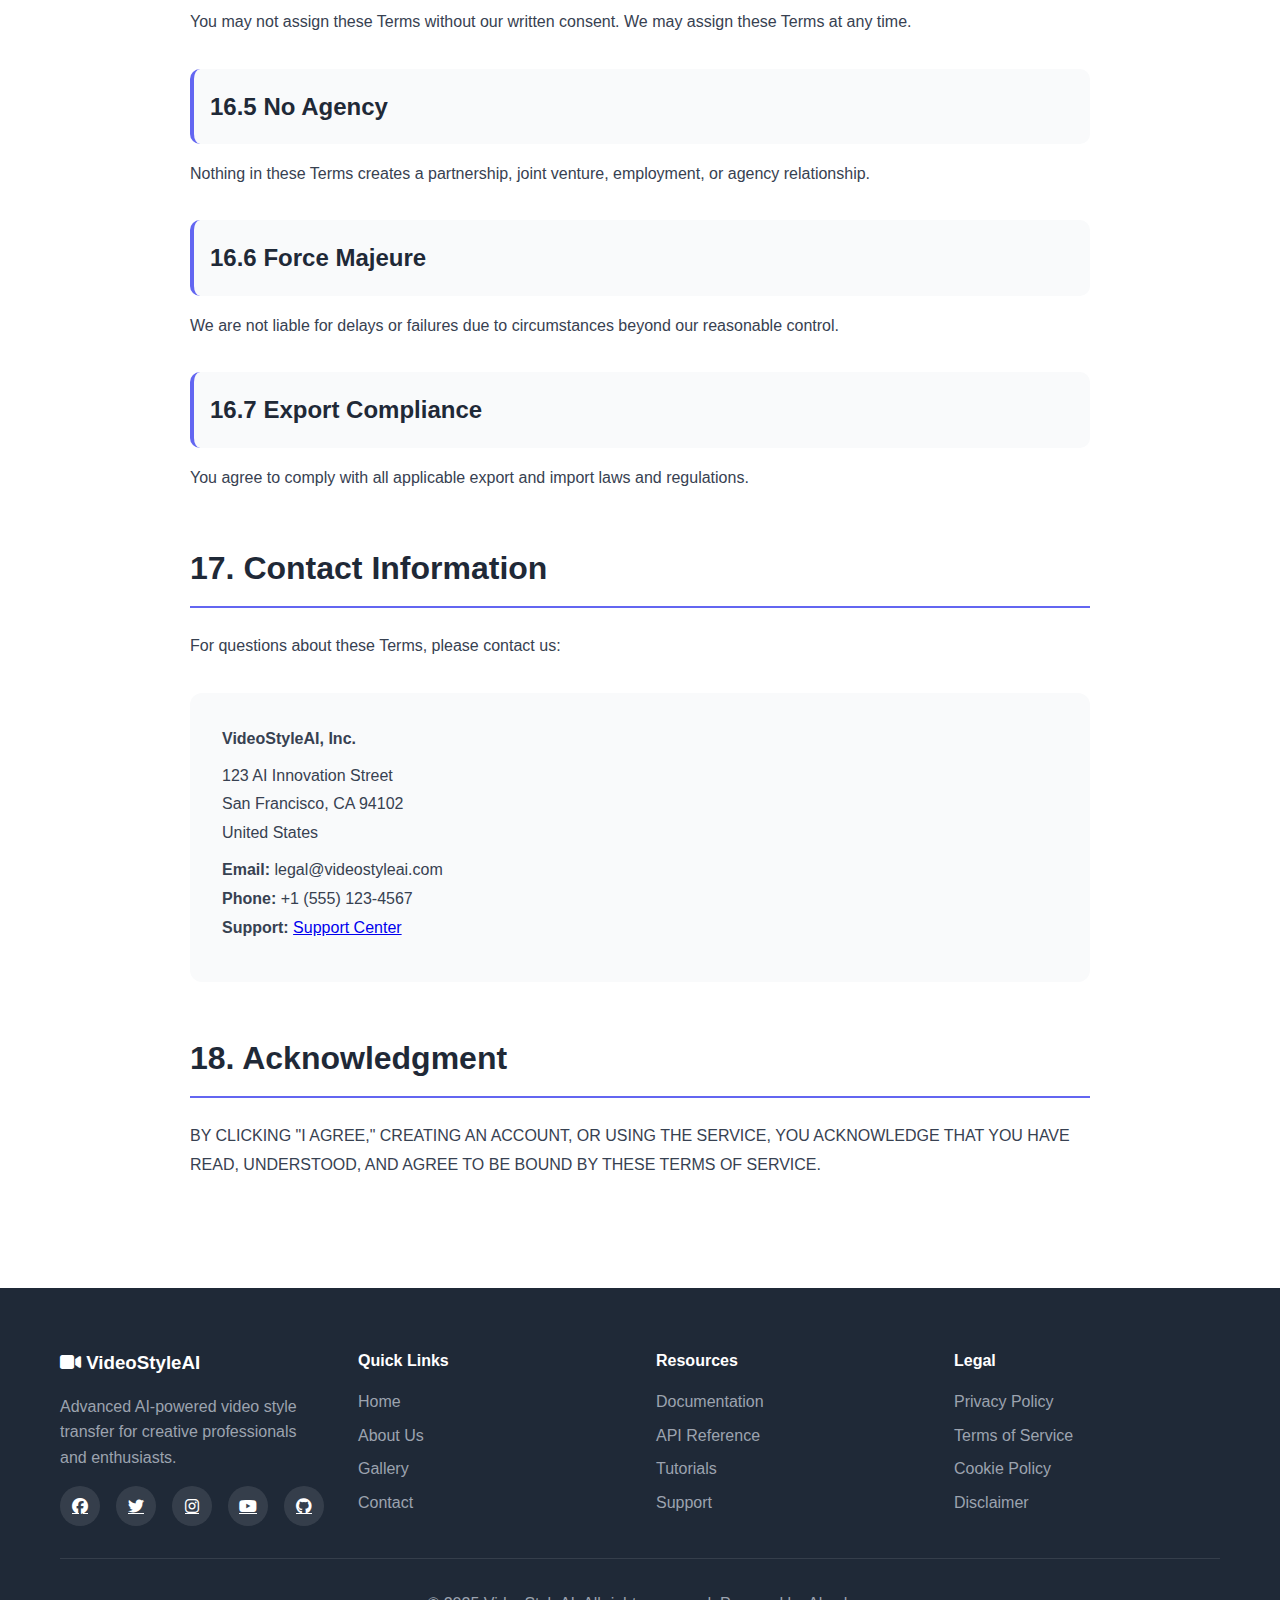
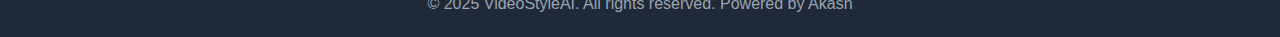
<file: terms.html>
<!DOCTYPE html>
<html lang="en">
<head>
    <meta charset="UTF-8">
    <meta name="viewport" content="width=device-width, initial-scale=1.0">
    <title>Terms of Service - Video Style Transfer</title>
    <link rel="stylesheet" href="assets/css/style.css">
    <link rel="stylesheet" href="https://cdnjs.cloudflare.com/ajax/libs/font-awesome/6.4.0/css/all.min.css">
</head>
<body>
    <!-- Navigation -->
    <nav class="navbar">
        <div class="nav-container">
            <div class="logo">
                <i class="fas fa-video"></i>
                <span>VideoStyleAI</span>
            </div>
            <ul class="nav-menu" id="navMenu">
                <li><a href="index.html">Home</a></li>
                <li><a href="contact.html">Contact</a></li>
            </ul>
            <div class="hamburger" id="hamburger">
                <span></span>
                <span></span>
                <span></span>
            </div>
        </div>
    </nav>

    <!-- Legal Header -->
    <section class="legal-header">
        <div class="container">
            <h1>Terms of Service</h1>
            <p class="last-updated">Last Updated: November 4, 2025</p>
        </div>
    </section>

    <!-- Terms Content -->
    <section class="legal-content">
        <div class="container">
            <div class="legal-document">

                <div class="legal-section">
                    <h2>1. Agreement to Terms</h2>
                    <p>These Terms of Service ("Terms") constitute a legally binding agreement between you ("User," "you," or "your") and VideoStyleAI, Inc. ("VideoStyleAI," "we," "us," or "our") governing your access to and use of the VideoStyleAI website, applications, and services (collectively, the "Service").</p>
                    <p>By accessing or using our Service, you agree to be bound by these Terms. If you disagree with any part of these Terms, you may not access or use the Service.</p>
                </div>

                <div class="legal-section">
                    <h2>2. Eligibility</h2>
                    <p>You must be at least 13 years old to use our Service. If you are under 18, you must have permission from a parent or legal guardian. By using the Service, you represent and warrant that:</p>
                    <ul>
                        <li>You meet the age requirements stated above</li>
                        <li>You have the legal capacity to enter into these Terms</li>
                        <li>You will comply with these Terms and all applicable laws</li>
                        <li>You have not been previously suspended or removed from the Service</li>
                    </ul>
                </div>

                <div class="legal-section">
                    <h2>3. Account Registration</h2>

                    <h3>3.1 Account Creation</h3>
                    <p>To access certain features, you must create an account. You agree to:</p>
                    <ul>
                        <li>Provide accurate, current, and complete information</li>
                        <li>Maintain and update your information to keep it accurate</li>
                        <li>Keep your password secure and confidential</li>
                        <li>Notify us immediately of any unauthorized access</li>
                        <li>Accept responsibility for all activities under your account</li>
                    </ul>

                    <h3>3.2 Account Security</h3>
                    <p>You are responsible for maintaining the confidentiality of your account credentials. We are not liable for any loss or damage arising from your failure to protect your account information.</p>

                    <h3>3.3 Account Termination</h3>
                    <p>We reserve the right to suspend or terminate your account at any time, with or without notice, for:</p>
                    <ul>
                        <li>Violation of these Terms</li>
                        <li>Fraudulent, abusive, or illegal activity</li>
                        <li>Extended periods of inactivity</li>
                        <li>Non-payment of fees</li>
                    </ul>
                </div>

                <div class="legal-section">
                    <h2>4. Service Description</h2>

                    <h3>4.1 Service Offerings</h3>
                    <p>VideoStyleAI provides AI-powered video style transfer services that allow users to apply artistic styles to video content. Our Service includes:</p>
                    <ul>
                        <li>Real-time video style transfer processing</li>
                        <li>Multiple artistic style options</li>
                        <li>Style customization and blending features</li>
                        <li>Video recording and export capabilities</li>
                        <li>Cloud storage (depending on plan)</li>
                        <li>API access (Enterprise plans)</li>
                    </ul>

                    <h3>4.2 Service Availability</h3>
                    <p>We strive to provide continuous service availability but do not guarantee uninterrupted access. We reserve the right to modify, suspend, or discontinue any part of the Service at any time, with or without notice.</p>

                    <h3>4.3 Service Limitations</h3>
                    <p>Service limitations vary by subscription plan and may include:</p>
                    <ul>
                        <li>Maximum video file sizes</li>
                        <li>Processing duration limits</li>
                        <li>Number of available styles</li>
                        <li>Export quality restrictions</li>
                        <li>Storage capacity limits</li>
                        <li>API rate limits</li>
                    </ul>
                </div>

                <div class="legal-section">
                    <h2>5. Subscription Plans and Billing</h2>

                    <h3>5.1 Subscription Plans</h3>
                    <p>We offer multiple subscription tiers:</p>
                    <ul>
                        <li><strong>Free Plan:</strong> Limited features with basic functionality</li>
                        <li><strong>Pro Plan:</strong> Enhanced features for professionals ($29/month or $276/year)</li>
                        <li><strong>Enterprise Plan:</strong> Full features with API access ($99/month or $948/year)</li>
                    </ul>

                    <h3>5.2 Billing Terms</h3>
                    <p>By subscribing to a paid plan, you agree to:</p>
                    <ul>
                        <li>Pay all applicable fees and charges</li>
                        <li>Provide valid payment information</li>
                        <li>Authorize recurring automatic charges</li>
                        <li>Pay any applicable taxes</li>
                    </ul>

                    <h3>5.3 Automatic Renewal</h3>
                    <p>Subscriptions automatically renew at the end of each billing period unless cancelled. You will be charged the then-current rate for your plan.</p>

                    <h3>5.4 Free Trial</h3>
                    <p>We may offer free trials for paid plans. After the trial period, you will be automatically charged unless you cancel before the trial ends.</p>

                    <h3>5.5 Refund Policy</h3>
                    <p>Refunds are provided within 14 days of purchase if:</p>
                    <ul>
                        <li>You are unsatisfied with the service</li>
                        <li>Technical issues prevent service use</li>
                        <li>You have not exceeded usage limits</li>
                    </ul>
                    <p>Refunds are not available for partial billing periods or after 14 days.</p>

                    <h3>5.6 Cancellation</h3>
                    <p>You may cancel your subscription at any time through your account settings. Cancellation takes effect at the end of the current billing period. No refunds for partial months.</p>

                    <h3>5.7 Fee Changes</h3>
                    <p>We reserve the right to change our fees with 30 days' notice. Continued use after fee changes constitutes acceptance.</p>
                </div>

                <div class="legal-section">
                    <h2>6. User Content and Intellectual Property</h2>

                    <h3>6.1 Your Content</h3>
                    <p>You retain all ownership rights to videos and content you upload or create using our Service ("User Content"). By using our Service, you grant us a limited license to:</p>
                    <ul>
                        <li>Process your videos for style transfer</li>
                        <li>Store User Content as necessary to provide the Service</li>
                        <li>Display User Content back to you</li>
                    </ul>
                    <p><strong>Important:</strong> All video processing happens locally in your browser. We do not store, access, or transmit your video content to our servers.</p>

                    <h3>6.2 User Responsibilities</h3>
                    <p>You represent and warrant that:</p>
                    <ul>
                        <li>You own or have rights to all User Content</li>
                        <li>User Content does not violate any laws or third-party rights</li>
                        <li>User Content does not contain malicious code</li>
                        <li>You have all necessary permissions for any people appearing in videos</li>
                    </ul>

                    <h3>6.3 Prohibited Content</h3>
                    <p>You may not upload or create content that:</p>
                    <ul>
                        <li>Infringes copyright, trademark, or other intellectual property rights</li>
                        <li>Contains illegal, harmful, or offensive material</li>
                        <li>Promotes violence, discrimination, or harassment</li>
                        <li>Violates privacy rights of others</li>
                        <li>Contains pornographic or sexually explicit material</li>
                        <li>Spreads misinformation or malware</li>
                    </ul>

                    <h3>6.4 Our Intellectual Property</h3>
                    <p>The Service, including all software, algorithms, designs, text, graphics, logos, and trademarks, is owned by VideoStyleAI and protected by intellectual property laws. You may not:</p>
                    <ul>
                        <li>Copy, modify, or create derivative works</li>
                        <li>Reverse engineer or decompile the Service</li>
                        <li>Remove copyright or proprietary notices</li>
                        <li>Use our trademarks without permission</li>
                    </ul>

                    <h3>6.5 Stylized Output</h3>
                    <p>You own the stylized videos you create. You may use them for:</p>
                    <ul>
                        <li>Personal or commercial purposes</li>
                        <li>Distribution and sale</li>
                        <li>Client projects</li>
                        <li>Social media and marketing</li>
                    </ul>
                    <p>No attribution required, though appreciated.</p>
                </div>

                <div class="legal-section">
                    <h2>7. Acceptable Use Policy</h2>

                    <h3>7.1 Prohibited Activities</h3>
                    <p>You agree not to:</p>
                    <ul>
                        <li>Use the Service for illegal purposes</li>
                        <li>Violate any applicable laws or regulations</li>
                        <li>Infringe on intellectual property rights</li>
                        <li>Transmit harmful code (viruses, malware, etc.)</li>
                        <li>Attempt to gain unauthorized access to systems</li>
                        <li>Interfere with or disrupt the Service</li>
                        <li>Use automated systems (bots, scrapers) without permission</li>
                        <li>Impersonate others or provide false information</li>
                        <li>Harass, abuse, or harm other users</li>
                        <li>Sell or transfer your account</li>
                    </ul>

                    <h3>7.2 API Usage</h3>
                    <p>If you have API access, you must:</p>
                    <ul>
                        <li>Comply with API documentation and rate limits</li>
                        <li>Not abuse or overload API endpoints</li>
                        <li>Secure your API keys</li>
                        <li>Not share API access with unauthorized parties</li>
                    </ul>
                </div>

                <div class="legal-section">
                    <h2>8. Privacy and Data Protection</h2>
                    <p>Your privacy is important to us. Please review our <a href="privacy.html">Privacy Policy</a> to understand how we collect, use, and protect your information.</p>
                    <p>Key points:</p>
                    <ul>
                        <li>Video processing happens locally in your browser</li>
                        <li>We do not store or access your video content</li>
                        <li>We collect minimal personal information</li>
                        <li>We never sell your data to third parties</li>
                        <li>We comply with GDPR, CCPA, and other privacy laws</li>
                    </ul>
                </div>

                <div class="legal-section">
                    <h2>9. Disclaimers and Warranties</h2>

                    <h3>9.1 Service "As Is"</h3>
                    <p>THE SERVICE IS PROVIDED "AS IS" AND "AS AVAILABLE" WITHOUT WARRANTIES OF ANY KIND, EXPRESS OR IMPLIED, INCLUDING BUT NOT LIMITED TO:</p>
                    <ul>
                        <li>Warranties of merchantability</li>
                        <li>Fitness for a particular purpose</li>
                        <li>Non-infringement</li>
                        <li>Accuracy or reliability</li>
                        <li>Uninterrupted or error-free operation</li>
                    </ul>

                    <h3>9.2 No Guarantee of Results</h3>
                    <p>We do not guarantee that:</p>
                    <ul>
                        <li>The Service will meet your specific requirements</li>
                        <li>Stylized videos will match your expectations</li>
                        <li>Processing will be error-free or without defects</li>
                        <li>Any errors will be corrected</li>
                    </ul>

                    <h3>9.3 Third-Party Content</h3>
                    <p>We are not responsible for third-party websites, content, or services linked from our Service.</p>
                </div>

                <div class="legal-section">
                    <h2>10. Limitation of Liability</h2>
                    <p>TO THE MAXIMUM EXTENT PERMITTED BY LAW, VIDEOSTYLEAI SHALL NOT BE LIABLE FOR:</p>
                    <ul>
                        <li>Indirect, incidental, special, consequential, or punitive damages</li>
                        <li>Loss of profits, revenue, data, or business opportunities</li>
                        <li>Service interruptions or unavailability</li>
                        <li>Errors or omissions in content</li>
                        <li>Unauthorized access to your data</li>
                        <li>Third-party actions or content</li>
                    </ul>
                    <p>OUR TOTAL LIABILITY SHALL NOT EXCEED THE AMOUNT YOU PAID US IN THE 12 MONTHS PRECEDING THE CLAIM, OR $100, WHICHEVER IS GREATER.</p>
                    <p>Some jurisdictions do not allow limitations on liability, so these limitations may not apply to you.</p>
                </div>

                <div class="legal-section">
                    <h2>11. Indemnification</h2>
                    <p>You agree to indemnify, defend, and hold harmless VideoStyleAI, its officers, directors, employees, agents, and affiliates from any claims, damages, losses, liabilities, and expenses (including legal fees) arising from:</p>
                    <ul>
                        <li>Your use of the Service</li>
                        <li>Your User Content</li>
                        <li>Your violation of these Terms</li>
                        <li>Your violation of any rights of third parties</li>
                        <li>Your violation of applicable laws</li>
                    </ul>
                </div>

                <div class="legal-section">
                    <h2>12. Dispute Resolution</h2>

                    <h3>12.1 Informal Resolution</h3>
                    <p>Before filing a claim, you agree to contact us at legal@videostyleai.com to attempt to resolve the dispute informally.</p>

                    <h3>12.2 Binding Arbitration</h3>
                    <p>Any dispute not resolved informally shall be resolved through binding arbitration in accordance with the American Arbitration Association (AAA) rules. The arbitration shall take place in San Francisco, California.</p>

                    <h3>12.3 Class Action Waiver</h3>
                    <p>You agree to resolve disputes individually and waive any right to bring claims as a class action or representative proceeding.</p>

                    <h3>12.4 Exceptions</h3>
                    <p>Either party may seek injunctive relief in court for intellectual property infringement or unauthorized access to systems.</p>
                </div>

                <div class="legal-section">
                    <h2>13. Governing Law</h2>
                    <p>These Terms shall be governed by and construed in accordance with the laws of the State of California, United States, without regard to its conflict of law provisions.</p>
                    <p>Any legal action must be brought in the state or federal courts located in San Francisco, California.</p>
                </div>

                <div class="legal-section">
                    <h2>14. Changes to Terms</h2>
                    <p>We reserve the right to modify these Terms at any time. We will notify you of material changes by:</p>
                    <ul>
                        <li>Posting updated Terms on this page</li>
                        <li>Updating the "Last Updated" date</li>
                        <li>Sending email notification</li>
                        <li>Displaying a notice on the Service</li>
                    </ul>
                    <p>Your continued use after changes constitutes acceptance of the modified Terms. If you disagree with changes, you must stop using the Service.</p>
                </div>

                <div class="legal-section">
                    <h2>15. Termination</h2>

                    <h3>15.1 By You</h3>
                    <p>You may terminate your account at any time through account settings or by contacting us.</p>

                    <h3>15.2 By Us</h3>
                    <p>We may terminate or suspend your account immediately, without notice, for:</p>
                    <ul>
                        <li>Violation of these Terms</li>
                        <li>Fraudulent or illegal activity</li>
                        <li>Non-payment of fees</li>
                        <li>At our sole discretion</li>
                    </ul>

                    <h3>15.3 Effect of Termination</h3>
                    <p>Upon termination:</p>
                    <ul>
                        <li>Your right to access the Service ends immediately</li>
                        <li>We may delete your account and data after 30 days</li>
                        <li>Outstanding fees remain due</li>
                        <li>Provisions that should survive termination will continue (e.g., intellectual property, liability limitations)</li>
                    </ul>
                </div>

                <div class="legal-section">
                    <h2>16. General Provisions</h2>

                    <h3>16.1 Entire Agreement</h3>
                    <p>These Terms, together with our Privacy Policy and Cookie Policy, constitute the entire agreement between you and VideoStyleAI.</p>

                    <h3>16.2 Severability</h3>
                    <p>If any provision is found unenforceable, the remaining provisions will continue in full effect.</p>

                    <h3>16.3 Waiver</h3>
                    <p>Failure to enforce any provision does not constitute a waiver of that provision.</p>

                    <h3>16.4 Assignment</h3>
                    <p>You may not assign these Terms without our written consent. We may assign these Terms at any time.</p>

                    <h3>16.5 No Agency</h3>
                    <p>Nothing in these Terms creates a partnership, joint venture, employment, or agency relationship.</p>

                    <h3>16.6 Force Majeure</h3>
                    <p>We are not liable for delays or failures due to circumstances beyond our reasonable control.</p>

                    <h3>16.7 Export Compliance</h3>
                    <p>You agree to comply with all applicable export and import laws and regulations.</p>
                </div>

                <div class="legal-section">
                    <h2>17. Contact Information</h2>
                    <p>For questions about these Terms, please contact us:</p>

                    <div class="contact-info-box">
                        <p><strong>VideoStyleAI, Inc.</strong></p>
                        <p>123 AI Innovation Street<br>
                        San Francisco, CA 94102<br>
                        United States</p>

                        <p><strong>Email:</strong> legal@videostyleai.com<br>
                        <strong>Phone:</strong> +1 (555) 123-4567<br>
                        <strong>Support:</strong> <a href="support.html">Support Center</a></p>
                    </div>
                </div>

                <div class="legal-section">
                    <h2>18. Acknowledgment</h2>
                    <p>BY CLICKING "I AGREE," CREATING AN ACCOUNT, OR USING THE SERVICE, YOU ACKNOWLEDGE THAT YOU HAVE READ, UNDERSTOOD, AND AGREE TO BE BOUND BY THESE TERMS OF SERVICE.</p>
                </div>

            </div>
        </div>
    </section>

    <!-- Footer -->
    <footer class="footer">
        <div class="container">
            <div class="footer-content">
                <div class="footer-section">
                    <h3><i class="fas fa-video"></i> VideoStyleAI</h3>
                    <p>Advanced AI-powered video style transfer for creative professionals and enthusiasts.</p>
                    <div class="social-links">
                        <a href="#"><i class="fab fa-facebook"></i></a>
                        <a href="#"><i class="fab fa-twitter"></i></a>
                        <a href="#"><i class="fab fa-instagram"></i></a>
                        <a href="#"><i class="fab fa-youtube"></i></a>
                        <a href="#"><i class="fab fa-github"></i></a>
                    </div>
                </div>
                <div class="footer-section">
                    <h4>Quick Links</h4>
                    <ul>
                        <li><a href="index.html">Home</a></li>
                        <li><a href="about.html">About Us</a></li>
                        <li><a href="gallery.html">Gallery</a></li>
                        <li><a href="contact.html">Contact</a></li>
                    </ul>
                </div>
                <div class="footer-section">
                    <h4>Resources</h4>
                    <ul>
                        <li><a href="docs.html">Documentation</a></li>
                        <li><a href="api.html">API Reference</a></li>
                        <li><a href="tutorials.html">Tutorials</a></li>
                        <li><a href="support.html">Support</a></li>
                    </ul>
                </div>
                <div class="footer-section">
                    <h4>Legal</h4>
                    <ul>
                        <li><a href="privacy.html">Privacy Policy</a></li>
                        <li><a href="terms.html">Terms of Service</a></li>
                        <li><a href="cookies.html">Cookie Policy</a></li>
                        <li><a href="disclaimer.html">Disclaimer</a></li>
                    </ul>
                </div>
            </div>
            <div class="footer-bottom">
                <p>&copy; 2025 VideoStyleAI. All rights reserved. Powered by Akash</p>
            </div>
        </div>
    </footer>

    <script src="assets/js/main.js"></script>
</body>
</html>
</file>
<file: assets/css/style.css>
/* Global Styles */
* {
    margin: 0;
    padding: 0;
    box-sizing: border-box;
}

:root {
    --primary-color: #6366f1;
    --secondary-color: #8b5cf6;
    --accent-color: #ec4899;
    --dark-color: #1f2937;
    --light-color: #f9fafb;
    --sky-color: #e0f2fe;
    --text-color: #374151;
    --border-color: #e5e7eb;
    --success-color: #10b981;
    --warning-color: #f59e0b;
    --danger-color: #ef4444;
    --gradient: linear-gradient(135deg, var(--primary-color), var(--secondary-color), var(--accent-color));
}

body {
    font-family: 'Segoe UI', Tahoma, Geneva, Verdana, sans-serif;
    line-height: 1.6;
    color: var(--text-color);
    background-color: var(--sky-color);
}

.container {
    max-width: 1200px;
    margin: 0 auto;
    padding: 0 20px;
}

/* Navbar */
.navbar {
    background: rgba(255, 255, 255, 0.95);
    backdrop-filter: blur(10px);
    padding: 1rem 0;
    position: sticky;
    top: 0;
    z-index: 1000;
    box-shadow: 0 2px 10px rgba(0, 0, 0, 0.1);
}

.nav-container {
    max-width: 1200px;
    margin: 0 auto;
    padding: 0 20px;
    display: flex;
    justify-content: space-between;
    align-items: center;
}

.logo {
    display: flex;
    align-items: center;
    gap: 10px;
    font-size: 1.5rem;
    font-weight: bold;
    background: var(--gradient);
    -webkit-background-clip: text;
    -webkit-text-fill-color: transparent;
    background-clip: text;
}

.logo i {
    -webkit-text-fill-color: var(--primary-color);
}

.nav-menu {
    display: flex;
    list-style: none;
    gap: 2rem;
}

.nav-menu a {
    text-decoration: none;
    color: var(--text-color);
    font-weight: 500;
    transition: color 0.3s;
    position: relative;
}

.nav-menu a:hover,
.nav-menu a.active {
    color: var(--primary-color);
}

.nav-menu a::after {
    content: '';
    position: absolute;
    bottom: -5px;
    left: 0;
    width: 0;
    height: 2px;
    background: var(--gradient);
    transition: width 0.3s;
}

.nav-menu a:hover::after,
.nav-menu a.active::after {
    width: 100%;
}

.hamburger {
    display: none;
    flex-direction: column;
    cursor: pointer;
    gap: 5px;
}

.hamburger span {
    width: 25px;
    height: 3px;
    background: var(--primary-color);
    border-radius: 3px;
    transition: all 0.3s;
}

/* Hero Section */
.hero {
    padding: 80px 0;
    background: linear-gradient(135deg, #e0f2fe 0%, #ddd6fe 100%);
}

.hero .container {
    display: grid;
    grid-template-columns: 1fr 1fr;
    gap: 3rem;
    align-items: center;
}

.hero-title {
    font-size: 3rem;
    line-height: 1.2;
    margin-bottom: 1rem;
    color: var(--dark-color);
}

.gradient-text {
    background: var(--gradient);
    -webkit-background-clip: text;
    -webkit-text-fill-color: transparent;
    background-clip: text;
}

.hero-subtitle {
    font-size: 1.2rem;
    color: var(--text-color);
    margin-bottom: 2rem;
}

.hero-buttons {
    display: flex;
    gap: 1rem;
    flex-wrap: wrap;
}

.btn {
    padding: 12px 30px;
    border: none;
    border-radius: 8px;
    font-size: 1rem;
    font-weight: 600;
    cursor: pointer;
    transition: all 0.3s;
    display: inline-flex;
    align-items: center;
    gap: 8px;
}

.btn-primary {
    background: var(--gradient);
    color: white;
    box-shadow: 0 4px 15px rgba(99, 102, 241, 0.4);
}

.btn-primary:hover {
    transform: translateY(-2px);
    box-shadow: 0 6px 20px rgba(99, 102, 241, 0.6);
}

.btn-secondary {
    background: white;
    color: var(--primary-color);
    border: 2px solid var(--primary-color);
}

.btn-secondary:hover {
    background: var(--primary-color);
    color: white;
}

.btn-success {
    background: var(--success-color);
    color: white;
}

.btn-success:hover {
    background: #059669;
}

.btn-danger {
    background: var(--danger-color);
    color: white;
}

.btn-danger:hover {
    background: #dc2626;
}

.btn-info {
    background: #3b82f6;
    color: white;
}

.btn-info:hover {
    background: #2563eb;
}

.btn:disabled {
    opacity: 0.5;
    cursor: not-allowed;
}

.hero-image img {
    width: 100%;
    border-radius: 20px;
    box-shadow: 0 20px 60px rgba(0, 0, 0, 0.15);
}

/* Section Title */
.section-title {
    font-size: 2.5rem;
    text-align: center;
    margin-bottom: 1rem;
    color: var(--dark-color);
}

.section-subtitle {
    text-align: center;
    font-size: 1.1rem;
    color: var(--text-color);
    margin-bottom: 3rem;
}

/* Features Section */
.features {
    padding: 80px 0;
    background: white;
}

.features-grid {
    display: grid;
    grid-template-columns: repeat(auto-fit, minmax(300px, 1fr));
    gap: 2rem;
    margin-top: 3rem;
}

.feature-card {
    padding: 2rem;
    background: var(--light-color);
    border-radius: 15px;
    transition: all 0.3s;
    border: 2px solid transparent;
}

.feature-card:hover {
    transform: translateY(-10px);
    border-color: var(--primary-color);
    box-shadow: 0 10px 30px rgba(99, 102, 241, 0.2);
}

.feature-icon {
    width: 60px;
    height: 60px;
    background: var(--gradient);
    border-radius: 12px;
    display: flex;
    align-items: center;
    justify-content: center;
    color: white;
    font-size: 1.8rem;
    margin-bottom: 1rem;
}

.feature-card h3 {
    font-size: 1.3rem;
    margin-bottom: 0.5rem;
    color: var(--dark-color);
}

.feature-card p {
    color: var(--text-color);
}

/* Transfer Section */
.transfer-section {
    padding: 80px 0;
    background: var(--sky-color);
}

.transfer-container {
    background: white;
    border-radius: 20px;
    padding: 3rem;
    box-shadow: 0 10px 40px rgba(0, 0, 0, 0.1);
    margin-top: 2rem;
}

.source-selector,
.style-selector {
    margin-bottom: 2rem;
}

.source-selector h3,
.style-selector h3 {
    font-size: 1.5rem;
    margin-bottom: 1rem;
    color: var(--dark-color);
}

.source-buttons {
    display: flex;
    gap: 1rem;
    flex-wrap: wrap;
}

.source-btn {
    padding: 12px 24px;
    border: 2px solid var(--border-color);
    background: white;
    border-radius: 10px;
    cursor: pointer;
    display: flex;
    align-items: center;
    gap: 8px;
    font-size: 1rem;
    font-weight: 500;
    transition: all 0.3s;
}

.source-btn:hover,
.source-btn.active {
    background: var(--gradient);
    color: white;
    border-color: transparent;
}

/* Styles Grid */
.styles-grid {
    display: grid;
    grid-template-columns: repeat(auto-fit, minmax(150px, 1fr));
    gap: 1rem;
}

.style-item {
    cursor: pointer;
    border-radius: 10px;
    overflow: hidden;
    position: relative;
    transition: all 0.3s;
    border: 3px solid transparent;
}

.style-item:hover {
    transform: scale(1.05);
    border-color: var(--primary-color);
    box-shadow: 0 5px 20px rgba(99, 102, 241, 0.3);
}

.style-item.selected {
    border-color: var(--primary-color);
    box-shadow: 0 5px 20px rgba(99, 102, 241, 0.4);
}

.style-item img {
    width: 100%;
    height: 150px;
    object-fit: cover;
    display: block;
}

.style-name {
    position: absolute;
    bottom: 0;
    left: 0;
    right: 0;
    background: linear-gradient(to top, rgba(0,0,0,0.8), transparent);
    color: white;
    padding: 10px;
    font-size: 0.9rem;
    font-weight: 500;
    text-align: center;
}

/* Video Display */
.video-display {
    margin: 2rem 0;
}

.video-wrapper {
    display: grid;
    grid-template-columns: 1fr 1fr;
    gap: 2rem;
}

.video-box {
    background: var(--light-color);
    border-radius: 10px;
    padding: 1rem;
    position: relative;
}

.video-box h4 {
    margin-bottom: 0.5rem;
    color: var(--dark-color);
}

.video-box video,
.video-box canvas {
    width: 100%;
    border-radius: 8px;
    background: #000;
}

.processing-indicator {
    position: absolute;
    top: 50%;
    left: 50%;
    transform: translate(-50%, -50%);
    background: rgba(0,0,0,0.7);
    color: white;
    padding: 1rem 2rem;
    border-radius: 10px;
    display: none;
    align-items: center;
    gap: 10px;
}

.processing-indicator.active {
    display: flex;
}

/* Transfer Controls */
.transfer-controls {
    margin: 2rem 0;
}

.control-group {
    margin-bottom: 1.5rem;
}

.control-group label {
    display: block;
    margin-bottom: 0.5rem;
    font-weight: 500;
    color: var(--dark-color);
}

.control-group input[type="range"] {
    width: 100%;
    height: 6px;
    border-radius: 3px;
    background: var(--border-color);
    outline: none;
    -webkit-appearance: none;
}

.control-group input[type="range"]::-webkit-slider-thumb {
    -webkit-appearance: none;
    appearance: none;
    width: 20px;
    height: 20px;
    border-radius: 50%;
    background: var(--gradient);
    cursor: pointer;
}

.control-group input[type="range"]::-moz-range-thumb {
    width: 20px;
    height: 20px;
    border-radius: 50%;
    background: var(--gradient);
    cursor: pointer;
    border: none;
}

.control-group select {
    width: 100%;
    padding: 10px;
    border: 2px solid var(--border-color);
    border-radius: 8px;
    font-size: 1rem;
    outline: none;
    transition: border-color 0.3s;
}

.control-group select:focus {
    border-color: var(--primary-color);
}

.action-buttons {
    display: flex;
    gap: 1rem;
    flex-wrap: wrap;
    margin-top: 2rem;
}

/* Status Info */
.status-info {
    display: flex;
    gap: 2rem;
    flex-wrap: wrap;
    padding: 1rem;
    background: var(--light-color);
    border-radius: 10px;
    margin-top: 2rem;
}

.status-item {
    display: flex;
    align-items: center;
    gap: 8px;
    font-size: 0.95rem;
}

.status-item i {
    color: var(--primary-color);
}

/* Stats Section */
.stats {
    padding: 80px 0;
    background: white;
}

.stats-grid {
    display: grid;
    grid-template-columns: repeat(auto-fit, minmax(200px, 1fr));
    gap: 2rem;
    margin-top: 3rem;
}

.stat-item {
    text-align: center;
    padding: 2rem;
    background: var(--light-color);
    border-radius: 15px;
}

.stat-number {
    font-size: 3rem;
    font-weight: bold;
    background: var(--gradient);
    -webkit-background-clip: text;
    -webkit-text-fill-color: transparent;
    background-clip: text;
    margin-bottom: 0.5rem;
}

.stat-label {
    color: var(--text-color);
    font-size: 1.1rem;
}

/* Footer */
.footer {
    background: var(--dark-color);
    color: white;
    padding: 60px 0 20px;
}

.footer-content {
    display: grid;
    grid-template-columns: repeat(auto-fit, minmax(250px, 1fr));
    gap: 2rem;
    margin-bottom: 2rem;
}

.footer-section h3,
.footer-section h4 {
    margin-bottom: 1rem;
}

.footer-section p {
    color: #9ca3af;
    margin-bottom: 1rem;
}

.footer-section ul {
    list-style: none;
}

.footer-section ul li {
    margin-bottom: 0.5rem;
}

.footer-section ul li a {
    color: #9ca3af;
    text-decoration: none;
    transition: color 0.3s;
}

.footer-section ul li a:hover {
    color: var(--primary-color);
}

.social-links {
    display: flex;
    gap: 1rem;
}

.social-links a {
    width: 40px;
    height: 40px;
    border-radius: 50%;
    background: rgba(255, 255, 255, 0.1);
    display: flex;
    align-items: center;
    justify-content: center;
    color: white;
    transition: all 0.3s;
}

.social-links a:hover {
    background: var(--primary-color);
    transform: translateY(-3px);
}

.footer-bottom {
    text-align: center;
    padding-top: 2rem;
    border-top: 1px solid rgba(255, 255, 255, 0.1);
    color: #9ca3af;
}

/* Chatbot */
.chatbot-container {
    position: fixed;
    bottom: 20px;
    right: 20px;
    width: 350px;
    background: white;
    border-radius: 15px;
    box-shadow: 0 10px 40px rgba(0, 0, 0, 0.2);
    display: none;
    flex-direction: column;
    z-index: 1000;
    max-height: 500px;
}

.chatbot-container.active {
    display: flex;
}

.chatbot-header {
    background: var(--gradient);
    color: white;
    padding: 1rem;
    border-radius: 15px 15px 0 0;
    display: flex;
    align-items: center;
    justify-content: space-between;
    cursor: pointer;
}

.chatbot-header span {
    font-weight: 600;
    margin-left: 8px;
}

.chatbot-body {
    display: flex;
    flex-direction: column;
    height: 400px;
}

.chatbot-body.collapsed {
    display: none;
}

.chat-messages {
    flex: 1;
    padding: 1rem;
    overflow-y: auto;
}

.bot-message,
.user-message {
    display: flex;
    gap: 10px;
    margin-bottom: 1rem;
    align-items: flex-start;
}

.bot-message i {
    color: var(--primary-color);
    font-size: 1.5rem;
}

.bot-message p,
.user-message p {
    background: var(--light-color);
    padding: 10px 15px;
    border-radius: 10px;
    max-width: 80%;
}

.user-message {
    flex-direction: row-reverse;
}

.user-message p {
    background: var(--gradient);
    color: white;
}

.chat-input {
    padding: 1rem;
    border-top: 1px solid var(--border-color);
    display: flex;
    gap: 10px;
}

.chat-input input {
    flex: 1;
    padding: 10px;
    border: 2px solid var(--border-color);
    border-radius: 8px;
    outline: none;
}

.chat-input input:focus {
    border-color: var(--primary-color);
}

.chat-input button {
    padding: 10px 15px;
    background: var(--gradient);
    color: white;
    border: none;
    border-radius: 8px;
    cursor: pointer;
    transition: transform 0.3s;
}

.chat-input button:hover {
    transform: scale(1.05);
}

.chatbot-trigger {
    position: fixed;
    bottom: 20px;
    right: 20px;
    width: 60px;
    height: 60px;
    border-radius: 50%;
    background: var(--gradient);
    color: white;
    border: none;
    font-size: 1.5rem;
    cursor: pointer;
    box-shadow: 0 5px 20px rgba(99, 102, 241, 0.4);
    transition: all 0.3s;
    z-index: 999;
}

.chatbot-trigger:hover {
    transform: scale(1.1);
    box-shadow: 0 8px 30px rgba(99, 102, 241, 0.6);
}

/* Page Header */
.page-header {
    background: linear-gradient(135deg, #e0f2fe 0%, #ddd6fe 100%);
    padding: 80px 0 60px;
    text-align: center;
}

.page-header h1 {
    font-size: 3rem;
    color: var(--dark-color);
    margin-bottom: 1rem;
}

.page-header p {
    font-size: 1.2rem;
    color: var(--text-color);
}

/* About Content */
.about-content {
    padding: 80px 0;
    background: white;
}

.content-grid {
    display: grid;
    grid-template-columns: 1fr 1fr;
    gap: 3rem;
    align-items: center;
    margin-bottom: 4rem;
}

.content-grid.reverse {
    direction: rtl;
}

.content-grid.reverse > * {
    direction: ltr;
}

.content-text h2 {
    font-size: 2rem;
    margin-bottom: 1rem;
    color: var(--dark-color);
}

.content-text p {
    margin-bottom: 1rem;
    line-height: 1.8;
}

.content-image img {
    width: 100%;
    border-radius: 15px;
    box-shadow: 0 10px 30px rgba(0, 0, 0, 0.1);
}

/* How It Works */
.how-it-works {
    padding: 80px 0;
    background: var(--sky-color);
}

.process-steps {
    display: flex;
    justify-content: space-between;
    align-items: center;
    margin-top: 3rem;
    flex-wrap: wrap;
}

.step {
    flex: 1;
    min-width: 200px;
    text-align: center;
    padding: 1rem;
    position: relative;
}

.step-number {
    position: absolute;
    top: 0;
    left: 50%;
    transform: translateX(-50%);
    width: 40px;
    height: 40px;
    background: var(--gradient);
    color: white;
    border-radius: 50%;
    display: flex;
    align-items: center;
    justify-content: center;
    font-weight: bold;
    font-size: 1.2rem;
}

.step-icon {
    width: 80px;
    height: 80px;
    background: white;
    border-radius: 50%;
    display: flex;
    align-items: center;
    justify-content: center;
    margin: 2rem auto 1rem;
    font-size: 2rem;
    color: var(--primary-color);
    box-shadow: 0 5px 20px rgba(0, 0, 0, 0.1);
}

.step h3 {
    font-size: 1.2rem;
    margin-bottom: 0.5rem;
    color: var(--dark-color);
}

.step p {
    color: var(--text-color);
    font-size: 0.95rem;
}

.step-arrow {
    font-size: 2rem;
    color: var(--primary-color);
}

/* Features Detail */
.features-detail {
    padding: 80px 0;
    background: white;
}

.features-list {
    margin-top: 3rem;
}

.feature-detail {
    display: flex;
    gap: 2rem;
    align-items: flex-start;
    padding: 2rem;
    background: var(--light-color);
    border-radius: 15px;
    margin-bottom: 2rem;
}

.feature-icon-large {
    width: 80px;
    height: 80px;
    min-width: 80px;
    background: var(--gradient);
    border-radius: 15px;
    display: flex;
    align-items: center;
    justify-content: center;
    color: white;
    font-size: 2rem;
}

.feature-text h3 {
    font-size: 1.5rem;
    margin-bottom: 0.5rem;
    color: var(--dark-color);
}

.feature-text p {
    color: var(--text-color);
    line-height: 1.8;
}

/* Team Section */
.team {
    padding: 80px 0;
    background: var(--sky-color);
}

.team-grid {
    display: grid;
    grid-template-columns: repeat(auto-fit, minmax(250px, 1fr));
    gap: 2rem;
    margin-top: 3rem;
}

.team-member {
    background: white;
    border-radius: 15px;
    padding: 2rem;
    text-align: center;
    transition: all 0.3s;
}

.team-member:hover {
    transform: translateY(-10px);
    box-shadow: 0 10px 30px rgba(0, 0, 0, 0.1);
}

.team-member img {
    width: 150px;
    height: 150px;
    border-radius: 50%;
    object-fit: cover;
    margin-bottom: 1rem;
    border: 5px solid var(--primary-color);
}

.team-member h3 {
    font-size: 1.3rem;
    margin-bottom: 0.5rem;
    color: var(--dark-color);
}

.team-member p {
    color: var(--text-color);
    margin-bottom: 1rem;
}

.member-social {
    display: flex;
    gap: 10px;
    justify-content: center;
}

.member-social a {
    width: 35px;
    height: 35px;
    border-radius: 50%;
    background: var(--light-color);
    display: flex;
    align-items: center;
    justify-content: center;
    color: var(--primary-color);
    transition: all 0.3s;
}

.member-social a:hover {
    background: var(--primary-color);
    color: white;
}

/* Gallery Section */
.gallery-filters {
    padding: 40px 0;
    background: white;
}

.filter-buttons {
    display: flex;
    gap: 1rem;
    justify-content: center;
    flex-wrap: wrap;
}

.filter-btn {
    padding: 10px 25px;
    border: 2px solid var(--border-color);
    background: white;
    border-radius: 8px;
    cursor: pointer;
    font-size: 1rem;
    font-weight: 500;
    transition: all 0.3s;
}

.filter-btn:hover,
.filter-btn.active {
    background: var(--gradient);
    color: white;
    border-color: transparent;
}

.gallery-section {
    padding: 40px 0 80px;
    background: white;
}

.gallery-grid {
    display: grid;
    grid-template-columns: repeat(auto-fill, minmax(300px, 1fr));
    gap: 2rem;
}

.gallery-item {
    border-radius: 15px;
    overflow: hidden;
    background: white;
    box-shadow: 0 5px 20px rgba(0, 0, 0, 0.1);
    transition: all 0.3s;
}

.gallery-item:hover {
    transform: translateY(-10px);
    box-shadow: 0 10px 30px rgba(0, 0, 0, 0.15);
}

.gallery-image {
    position: relative;
    overflow: hidden;
}

.gallery-image img {
    width: 100%;
    height: 300px;
    object-fit: cover;
    display: block;
    transition: transform 0.3s;
}

.gallery-item:hover .gallery-image img {
    transform: scale(1.1);
}

.gallery-overlay {
    position: absolute;
    top: 0;
    left: 0;
    right: 0;
    bottom: 0;
    background: linear-gradient(to top, rgba(0,0,0,0.9), transparent);
    display: flex;
    flex-direction: column;
    justify-content: flex-end;
    padding: 1.5rem;
    opacity: 0;
    transition: opacity 0.3s;
}

.gallery-item:hover .gallery-overlay {
    opacity: 1;
}

.gallery-overlay h3 {
    color: white;
    font-size: 1.3rem;
    margin-bottom: 0.5rem;
}

.gallery-overlay p {
    color: #e5e7eb;
    margin-bottom: 1rem;
}

.view-btn {
    padding: 8px 20px;
    background: white;
    color: var(--primary-color);
    border: none;
    border-radius: 8px;
    cursor: pointer;
    font-weight: 600;
    display: inline-flex;
    align-items: center;
    gap: 8px;
    align-self: flex-start;
}

.gallery-info {
    padding: 1rem;
    display: flex;
    justify-content: space-between;
    align-items: center;
}

.style-tag {
    background: var(--gradient);
    color: white;
    padding: 5px 15px;
    border-radius: 20px;
    font-size: 0.85rem;
    font-weight: 600;
}

.gallery-stats {
    display: flex;
    gap: 1rem;
    color: var(--text-color);
    font-size: 0.9rem;
}

.gallery-stats span {
    display: flex;
    align-items: center;
    gap: 5px;
}

/* Style Examples */
.style-examples {
    padding: 80px 0;
    background: var(--sky-color);
}

.comparison-grid {
    display: grid;
    grid-template-columns: repeat(auto-fit, minmax(500px, 1fr));
    gap: 2rem;
    margin-top: 3rem;
}

.comparison-item {
    background: white;
    border-radius: 15px;
    padding: 1rem;
    box-shadow: 0 5px 20px rgba(0, 0, 0, 0.1);
}

.comparison-slider {
    position: relative;
    height: 400px;
    border-radius: 10px;
    overflow: hidden;
}

.before-image,
.after-image {
    position: absolute;
    top: 0;
    left: 0;
    width: 100%;
    height: 100%;
}

.after-image {
    clip-path: inset(0 0 0 50%);
}

.before-image img,
.after-image img {
    width: 100%;
    height: 100%;
    object-fit: cover;
}

.label {
    position: absolute;
    top: 20px;
    background: rgba(0,0,0,0.7);
    color: white;
    padding: 8px 15px;
    border-radius: 8px;
    font-size: 0.9rem;
    font-weight: 600;
}

.before-image .label {
    left: 20px;
}

.after-image .label {
    right: 20px;
}

/* Contact Section */
.contact-section {
    padding: 80px 0;
    background: white;
}

.contact-grid {
    display: grid;
    grid-template-columns: 1.5fr 1fr;
    gap: 3rem;
    margin-top: 3rem;
}

.contact-form-container h2,
.contact-info h2 {
    font-size: 2rem;
    margin-bottom: 1.5rem;
    color: var(--dark-color);
}

.contact-form {
    display: flex;
    flex-direction: column;
    gap: 1.5rem;
}

.form-group label {
    display: block;
    margin-bottom: 0.5rem;
    font-weight: 500;
    color: var(--dark-color);
}

.form-group input,
.form-group select,
.form-group textarea {
    width: 100%;
    padding: 12px;
    border: 2px solid var(--border-color);
    border-radius: 8px;
    font-size: 1rem;
    outline: none;
    transition: border-color 0.3s;
    font-family: inherit;
}

.form-group input:focus,
.form-group select:focus,
.form-group textarea:focus {
    border-color: var(--primary-color);
}

.form-group textarea {
    resize: vertical;
}

.form-success {
    text-align: center;
    padding: 2rem;
    background: var(--light-color);
    border-radius: 10px;
}

.form-success i {
    font-size: 3rem;
    color: var(--success-color);
    margin-bottom: 1rem;
}

.contact-info p {
    color: var(--text-color);
    margin-bottom: 2rem;
    line-height: 1.8;
}

.info-items {
    display: flex;
    flex-direction: column;
    gap: 1.5rem;
}

.info-item {
    display: flex;
    gap: 1rem;
    padding: 1rem;
    background: var(--light-color);
    border-radius: 10px;
}

.info-icon {
    width: 50px;
    height: 50px;
    min-width: 50px;
    background: var(--gradient);
    border-radius: 10px;
    display: flex;
    align-items: center;
    justify-content: center;
    color: white;
    font-size: 1.3rem;
}

.info-text h4 {
    font-size: 1.1rem;
    margin-bottom: 0.5rem;
    color: var(--dark-color);
}

.info-text p {
    color: var(--text-color);
    margin: 0;
    font-size: 0.95rem;
}

.social-contact {
    margin-top: 2rem;
    padding: 1.5rem;
    background: var(--light-color);
    border-radius: 10px;
}

.social-contact h4 {
    margin-bottom: 1rem;
    color: var(--dark-color);
}

.social-links-large {
    display: flex;
    gap: 1rem;
}

.social-links-large a {
    width: 50px;
    height: 50px;
    border-radius: 50%;
    background: white;
    display: flex;
    align-items: center;
    justify-content: center;
    color: var(--primary-color);
    font-size: 1.3rem;
    transition: all 0.3s;
}

.social-links-large a:hover {
    background: var(--primary-color);
    color: white;
    transform: translateY(-5px);
}

/* Map Section */
.map-section {
    padding: 80px 0;
    background: var(--sky-color);
}

.map-container {
    margin-top: 3rem;
    border-radius: 15px;
    overflow: hidden;
    box-shadow: 0 10px 30px rgba(0, 0, 0, 0.1);
}

/* FAQ Section */
.faq-section {
    padding: 80px 0;
    background: white;
}

.faq-grid {
    margin-top: 3rem;
}

.faq-item {
    background: var(--light-color);
    border-radius: 10px;
    margin-bottom: 1rem;
    overflow: hidden;
}

.faq-question {
    padding: 1.5rem;
    display: flex;
    align-items: center;
    gap: 1rem;
    cursor: pointer;
    transition: background 0.3s;
}

.faq-question:hover {
    background: rgba(99, 102, 241, 0.1);
}

.faq-question i:first-child {
    color: var(--primary-color);
    font-size: 1.5rem;
}

.faq-question h3 {
    flex: 1;
    font-size: 1.1rem;
    color: var(--dark-color);
}

.faq-question i:last-child {
    color: var(--primary-color);
    transition: transform 0.3s;
}

.faq-item.active .faq-question i:last-child {
    transform: rotate(180deg);
}

.faq-answer {
    max-height: 0;
    overflow: hidden;
    transition: max-height 0.3s ease-out;
}

.faq-item.active .faq-answer {
    max-height: 500px;
}

.faq-answer p {
    padding: 0 1.5rem 1.5rem;
    color: var(--text-color);
    line-height: 1.8;
}

/* Responsive Design */
@media (max-width: 1024px) {
    .hero .container,
    .content-grid,
    .video-wrapper {
        grid-template-columns: 1fr;
    }

    .process-steps {
        flex-direction: column;
    }

    .step-arrow {
        transform: rotate(90deg);
        margin: 1rem 0;
    }

    .contact-grid {
        grid-template-columns: 1fr;
    }
}

@media (max-width: 768px) {
    .hamburger {
        display: flex;
    }

    .nav-menu {
        position: absolute;
        top: 100%;
        left: 0;
        right: 0;
        background: white;
        flex-direction: column;
        padding: 2rem;
        box-shadow: 0 5px 20px rgba(0, 0, 0, 0.1);
        display: none;
    }

    .nav-menu.active {
        display: flex;
    }

    .hero-title {
        font-size: 2rem;
    }

    .section-title {
        font-size: 2rem;
    }

    .page-header h1 {
        font-size: 2rem;
    }

    .features-grid,
    .gallery-grid {
        grid-template-columns: 1fr;
    }

    .chatbot-container {
        width: 90%;
        right: 5%;
    }

    .comparison-grid {
        grid-template-columns: 1fr;
    }

    .action-buttons {
        flex-direction: column;
    }

    .action-buttons .btn {
        width: 100%;
    }
}

@media (max-width: 480px) {
    .hero-title {
        font-size: 1.5rem;
    }

    .hero-buttons {
        flex-direction: column;
    }

    .btn {
        width: 100%;
        justify-content: center;
    }

    .stats-grid {
        grid-template-columns: 1fr;
    }
}

/* Demo Page Styles */
.demo-hero {
    background: linear-gradient(135deg, #e0f2fe 0%, #ddd6fe 100%);
    padding: 60px 0 40px;
    text-align: center;
}

.demo-stats {
    display: flex;
    gap: 2rem;
    justify-content: center;
    margin-top: 2rem;
    flex-wrap: wrap;
}

.demo-stats .stat {
    display: flex;
    align-items: center;
    gap: 8px;
    font-size: 1rem;
    color: var(--text-color);
}

.demo-tabs {
    display: flex;
    gap: 1rem;
    justify-content: center;
    margin: 2rem 0;
    flex-wrap: wrap;
}

.tab-btn {
    padding: 12px 30px;
    background: white;
    border: 2px solid var(--border-color);
    border-radius: 10px;
    cursor: pointer;
    display: flex;
    align-items: center;
    gap: 10px;
    font-size: 1rem;
    font-weight: 500;
    transition: all 0.3s;
}

.tab-btn:hover {
    border-color: var(--primary-color);
    color: var(--primary-color);
}

.tab-btn.active {
    background: var(--gradient);
    color: white;
    border-color: transparent;
    box-shadow: 0 5px 20px rgba(99, 102, 241, 0.3);
}

.tab-content {
    display: none;
}

.tab-content.active {
    display: block;
}

.demo-workspace {
    background: white;
    border-radius: 15px;
    padding: 2rem;
    box-shadow: 0 5px 20px rgba(0, 0, 0, 0.1);
}

.video-section {
    display: grid;
    grid-template-columns: 1fr 1fr;
    gap: 2rem;
    margin-bottom: 2rem;
}

.video-container,
.canvas-container {
    position: relative;
    background: #000;
    border-radius: 10px;
    overflow: hidden;
    aspect-ratio: 16/9;
}

.video-container video,
.canvas-container canvas {
    width: 100%;
    height: 100%;
    object-fit: cover;
}

.video-controls {
    position: absolute;
    bottom: 0;
    left: 0;
    right: 0;
    background: linear-gradient(to top, rgba(0,0,0,0.8), transparent);
    padding: 1rem;
    display: flex;
    align-items: center;
    gap: 1rem;
}

.control-btn {
    width: 40px;
    height: 40px;
    border-radius: 50%;
    background: var(--primary-color);
    border: none;
    color: white;
    cursor: pointer;
    display: flex;
    align-items: center;
    justify-content: center;
    transition: transform 0.3s;
}

.control-btn:hover {
    transform: scale(1.1);
}

.time-display {
    color: white;
    font-size: 0.9rem;
}

.comparison-slider {
    position: absolute;
    top: 50%;
    left: 50%;
    transform: translate(-50%, -50%);
    width: 90%;
}

.comparison-slider .slider {
    width: 100%;
}

.slider-button {
    position: absolute;
    top: 50%;
    left: 50%;
    transform: translate(-50%, -50%);
    width: 50px;
    height: 50px;
    background: white;
    border-radius: 50%;
    display: flex;
    align-items: center;
    justify-content: center;
    box-shadow: 0 5px 20px rgba(0,0,0,0.3);
    pointer-events: none;
}

.canvas-overlay {
    position: absolute;
    top: 10px;
    left: 10px;
}

.canvas-overlay .label {
    background: rgba(0,0,0,0.7);
    color: white;
    padding: 5px 15px;
    border-radius: 20px;
    font-size: 0.85rem;
    font-weight: 600;
}

/* Style Carousel */
.style-carousel {
    position: relative;
    margin: 2rem 0;
}

.carousel-btn {
    position: absolute;
    top: 50%;
    transform: translateY(-50%);
    width: 40px;
    height: 40px;
    border-radius: 50%;
    background: white;
    border: 2px solid var(--border-color);
    cursor: pointer;
    display: flex;
    align-items: center;
    justify-content: center;
    z-index: 10;
    transition: all 0.3s;
}

.carousel-btn:hover {
    background: var(--primary-color);
    color: white;
    border-color: var(--primary-color);
}

.carousel-btn.prev {
    left: -20px;
}

.carousel-btn.next {
    right: -20px;
}

.styles-container {
    display: flex;
    gap: 1.5rem;
    overflow-x: auto;
    scroll-behavior: smooth;
    padding: 1rem 0;
    scrollbar-width: none;
}

.styles-container::-webkit-scrollbar {
    display: none;
}

.style-card {
    min-width: 250px;
    background: white;
    border-radius: 12px;
    overflow: hidden;
    cursor: pointer;
    transition: all 0.3s;
    border: 3px solid transparent;
    position: relative;
}

.style-card:hover,
.style-card.active {
    transform: translateY(-5px);
    border-color: var(--primary-color);
    box-shadow: 0 10px 30px rgba(99, 102, 241, 0.3);
}

.style-card img {
    width: 100%;
    height: 150px;
    object-fit: cover;
}

.style-info {
    padding: 1rem;
}

.style-info h4 {
    font-size: 1.1rem;
    margin-bottom: 0.5rem;
    color: var(--dark-color);
}

.style-info p {
    font-size: 0.9rem;
    color: var(--text-color);
    margin-bottom: 0.5rem;
}

.style-rating {
    display: flex;
    align-items: center;
    gap: 3px;
    color: #fbbf24;
}

.style-rating span {
    color: var(--text-color);
    margin-left: 5px;
    font-size: 0.9rem;
}

.new-badge {
    position: absolute;
    top: 10px;
    right: 10px;
    background: var(--accent-color);
    color: white;
    padding: 3px 10px;
    border-radius: 12px;
    font-size: 0.75rem;
    font-weight: 700;
}

/* Advanced Controls */
.advanced-controls {
    background: var(--light-color);
    padding: 2rem;
    border-radius: 12px;
    margin-top: 2rem;
}

.control-section,
.presets-section,
.action-section {
    margin-bottom: 2rem;
}

.control-section h4,
.presets-section h4 {
    margin-bottom: 1.5rem;
    color: var(--dark-color);
    display: flex;
    align-items: center;
    gap: 10px;
}

.control-row {
    display: flex;
    align-items: center;
    gap: 1rem;
    margin-bottom: 1rem;
}

.control-row label {
    min-width: 150px;
    font-weight: 500;
    color: var(--text-color);
}

.range-slider {
    flex: 1;
    height: 6px;
    border-radius: 3px;
    background: var(--border-color);
    outline: none;
    -webkit-appearance: none;
}

.range-slider::-webkit-slider-thumb {
    -webkit-appearance: none;
    width: 18px;
    height: 18px;
    border-radius: 50%;
    background: var(--gradient);
    cursor: pointer;
}

.range-slider::-moz-range-thumb {
    width: 18px;
    height: 18px;
    border-radius: 50%;
    background: var(--gradient);
    cursor: pointer;
    border: none;
}

.value-display {
    min-width: 60px;
    text-align: right;
    font-weight: 600;
    color: var(--primary-color);
}

.preset-buttons {
    display: grid;
    grid-template-columns: repeat(auto-fit, minmax(120px, 1fr));
    gap: 1rem;
}

.preset-btn {
    padding: 12px 20px;
    background: white;
    border: 2px solid var(--border-color);
    border-radius: 8px;
    cursor: pointer;
    display: flex;
    flex-direction: column;
    align-items: center;
    gap: 5px;
    transition: all 0.3s;
}

.preset-btn:hover {
    border-color: var(--primary-color);
    color: var(--primary-color);
}

.preset-btn i {
    font-size: 1.5rem;
}

/* Live Stats */
.live-stats {
    display: grid;
    grid-template-columns: repeat(auto-fit, minmax(200px, 1fr));
    gap: 1.5rem;
    margin-top: 2rem;
}

.stat-card {
    background: white;
    padding: 1.5rem;
    border-radius: 12px;
    display: flex;
    align-items: center;
    gap: 1rem;
    box-shadow: 0 2px 10px rgba(0, 0, 0, 0.05);
}

.stat-card i {
    font-size: 2rem;
    color: var(--primary-color);
}

.stat-info {
    flex: 1;
}

.stat-label {
    display: block;
    font-size: 0.85rem;
    color: var(--text-color);
    margin-bottom: 5px;
}

.stat-value {
    display: block;
    font-size: 1.5rem;
    font-weight: 700;
    color: var(--dark-color);
}

/* Sample Videos Grid */
.sample-videos-grid {
    display: grid;
    grid-template-columns: repeat(auto-fill, minmax(300px, 1fr));
    gap: 2rem;
}

.sample-card {
    background: white;
    border-radius: 12px;
    overflow: hidden;
    cursor: pointer;
    transition: all 0.3s;
    box-shadow: 0 2px 10px rgba(0, 0, 0, 0.1);
}

.sample-card:hover {
    transform: translateY(-5px);
    box-shadow: 0 5px 20px rgba(0, 0, 0, 0.15);
}

.sample-card img {
    width: 100%;
    height: 200px;
    object-fit: cover;
}

.sample-info {
    padding: 1.5rem;
}

.sample-info h4 {
    font-size: 1.2rem;
    margin-bottom: 0.5rem;
    color: var(--dark-color);
}

.sample-info p {
    color: var(--text-color);
    margin-bottom: 1rem;
}

/* Upload Zone */
.upload-zone {
    background: white;
    border: 3px dashed var(--border-color);
    border-radius: 15px;
    padding: 4rem 2rem;
    text-align: center;
    cursor: pointer;
    transition: all 0.3s;
}

.upload-zone:hover {
    border-color: var(--primary-color);
    background: rgba(99, 102, 241, 0.05);
}

.upload-zone i {
    font-size: 4rem;
    color: var(--primary-color);
    margin-bottom: 1rem;
}

.upload-zone h3 {
    font-size: 1.5rem;
    margin-bottom: 0.5rem;
    color: var(--dark-color);
}

.upload-zone p {
    color: var(--text-color);
    margin-bottom: 2rem;
}

.upload-specs {
    display: flex;
    gap: 2rem;
    justify-content: center;
    flex-wrap: wrap;
}

.upload-specs span {
    display: flex;
    align-items: center;
    gap: 8px;
    color: var(--text-color);
}

.upload-specs i {
    color: var(--success-color);
    font-size: 1rem;
}

/* Demo Tips */
.demo-tips {
    padding: 60px 0;
    background: white;
}

.tips-grid {
    display: grid;
    grid-template-columns: repeat(auto-fit, minmax(250px, 1fr));
    gap: 2rem;
    margin-top: 2rem;
}

.tip-card {
    background: var(--light-color);
    padding: 2rem;
    border-radius: 12px;
    text-align: center;
    transition: all 0.3s;
}

.tip-card:hover {
    transform: translateY(-5px);
    box-shadow: 0 5px 20px rgba(0, 0, 0, 0.1);
}

.tip-card i {
    font-size: 2.5rem;
    color: var(--primary-color);
    margin-bottom: 1rem;
}

.tip-card h4 {
    font-size: 1.2rem;
    margin-bottom: 0.5rem;
    color: var(--dark-color);
}

.tip-card p {
    color: var(--text-color);
}

/* Tutorial Page Styles */
.tutorial-categories {
    padding: 40px 0;
    background: white;
}

.category-tabs {
    display: flex;
    gap: 1rem;
    justify-content: center;
    flex-wrap: wrap;
}

.category-tab {
    padding: 10px 25px;
    background: white;
    border: 2px solid var(--border-color);
    border-radius: 25px;
    cursor: pointer;
    font-size: 1rem;
    font-weight: 500;
    transition: all 0.3s;
}

.category-tab:hover,
.category-tab.active {
    background: var(--gradient);
    color: white;
    border-color: transparent;
}

.tutorials-section {
    padding: 40px 0 80px;
    background: var(--sky-color);
}

.tutorials-grid {
    display: grid;
    grid-template-columns: repeat(auto-fill, minmax(350px, 1fr));
    gap: 2rem;
}

.tutorial-card {
    background: white;
    border-radius: 15px;
    overflow: hidden;
    box-shadow: 0 5px 20px rgba(0, 0, 0, 0.1);
    transition: all 0.3s;
}

.tutorial-card:hover {
    transform: translateY(-5px);
    box-shadow: 0 10px 30px rgba(0, 0, 0, 0.15);
}

.tutorial-thumbnail {
    position: relative;
    height: 220px;
    overflow: hidden;
}

.tutorial-thumbnail img {
    width: 100%;
    height: 100%;
    object-fit: cover;
    transition: transform 0.3s;
}

.tutorial-card:hover .tutorial-thumbnail img {
    transform: scale(1.1);
}

.play-overlay {
    position: absolute;
    top: 50%;
    left: 50%;
    transform: translate(-50%, -50%);
    font-size: 4rem;
    color: white;
    opacity: 0.9;
    transition: all 0.3s;
}

.tutorial-card:hover .play-overlay {
    opacity: 1;
    transform: translate(-50%, -50%) scale(1.1);
}

.duration {
    position: absolute;
    bottom: 10px;
    right: 10px;
    background: rgba(0,0,0,0.8);
    color: white;
    padding: 5px 10px;
    border-radius: 5px;
    font-size: 0.85rem;
    font-weight: 600;
}

.level {
    position: absolute;
    top: 10px;
    left: 10px;
    padding: 5px 12px;
    border-radius: 20px;
    font-size: 0.75rem;
    font-weight: 700;
    text-transform: uppercase;
}

.level.beginner {
    background: var(--success-color);
    color: white;
}

.level.intermediate {
    background: var(--warning-color);
    color: white;
}

.level.advanced {
    background: var(--danger-color);
    color: white;
}

.level.tips {
    background: var(--primary-color);
    color: white;
}

.tutorial-content {
    padding: 1.5rem;
}

.tutorial-content h3 {
    font-size: 1.2rem;
    margin-bottom: 0.5rem;
    color: var(--dark-color);
}

.tutorial-content p {
    color: var(--text-color);
    margin-bottom: 1rem;
    line-height: 1.6;
}

.tutorial-meta {
    display: flex;
    gap: 1.5rem;
    flex-wrap: wrap;
    margin-bottom: 1rem;
    font-size: 0.85rem;
    color: var(--text-color);
}

.tutorial-meta span {
    display: flex;
    align-items: center;
    gap: 5px;
}

.quick-guide {
    padding: 80px 0;
    background: white;
}

.guide-steps {
    display: grid;
    grid-template-columns: repeat(auto-fit, minmax(250px, 1fr));
    gap: 2rem;
    margin-top: 3rem;
}

.guide-step {
    background: var(--light-color);
    padding: 2rem;
    border-radius: 12px;
    position: relative;
}

.step-number {
    position: absolute;
    top: -15px;
    left: 20px;
    width: 40px;
    height: 40px;
    background: var(--gradient);
    color: white;
    border-radius: 50%;
    display: flex;
    align-items: center;
    justify-content: center;
    font-size: 1.2rem;
    font-weight: 700;
}

.step-content h3 {
    font-size: 1.2rem;
    margin: 1rem 0 0.5rem;
    color: var(--dark-color);
}

.step-content p {
    color: var(--text-color);
}

/* Pricing Styles */
.billing-toggle {
    display: flex;
    align-items: center;
    justify-content: center;
    gap: 1rem;
    margin-top: 2rem;
}

.billing-label {
    font-size: 1rem;
    font-weight: 500;
    color: var(--text-color);
}

.switch {
    position: relative;
    display: inline-block;
    width: 60px;
    height: 30px;
}

.switch input {
    opacity: 0;
    width: 0;
    height: 0;
}

.switch-slider {
    position: absolute;
    cursor: pointer;
    top: 0;
    left: 0;
    right: 0;
    bottom: 0;
    background-color: var(--border-color);
    transition: 0.4s;
    border-radius: 30px;
}

.switch-slider:before {
    position: absolute;
    content: "";
    height: 22px;
    width: 22px;
    left: 4px;
    bottom: 4px;
    background-color: white;
    transition: 0.4s;
    border-radius: 50%;
}

input:checked + .switch-slider {
    background: var(--gradient);
}

input:checked + .switch-slider:before {
    transform: translateX(30px);
}

.save-badge {
    background: var(--success-color);
    color: white;
    padding: 3px 8px;
    border-radius: 12px;
    font-size: 0.75rem;
    font-weight: 700;
    margin-left: 5px;
}

.pricing-section {
    padding: 60px 0;
    background: var(--sky-color);
}

.pricing-grid {
    display: grid;
    grid-template-columns: repeat(auto-fit, minmax(320px, 1fr));
    gap: 2rem;
    margin-top: 3rem;
}

.pricing-card {
    background: white;
    border-radius: 15px;
    padding: 2rem;
    box-shadow: 0 5px 20px rgba(0, 0, 0, 0.1);
    transition: all 0.3s;
    position: relative;
}

.pricing-card:hover {
    transform: translateY(-10px);
    box-shadow: 0 10px 30px rgba(0, 0, 0, 0.15);
}

.pricing-card.popular {
    border: 3px solid var(--primary-color);
    transform: scale(1.05);
}

.pricing-card.popular:hover {
    transform: scale(1.07) translateY(-10px);
}

.popular-badge {
    position: absolute;
    top: -15px;
    left: 50%;
    transform: translateX(-50%);
    background: var(--gradient);
    color: white;
    padding: 5px 20px;
    border-radius: 20px;
    font-size: 0.85rem;
    font-weight: 700;
}

.plan-header {
    text-align: center;
    padding-bottom: 2rem;
    border-bottom: 2px solid var(--border-color);
}

.plan-header h3 {
    font-size: 1.5rem;
    margin-bottom: 1rem;
    color: var(--dark-color);
}

.price {
    display: flex;
    align-items: baseline;
    justify-content: center;
    margin-bottom: 1rem;
}

.currency {
    font-size: 1.5rem;
    font-weight: 600;
    color: var(--text-color);
}

.amount {
    font-size: 3.5rem;
    font-weight: 700;
    background: var(--gradient);
    -webkit-background-clip: text;
    -webkit-text-fill-color: transparent;
    background-clip: text;
}

.period {
    font-size: 1rem;
    color: var(--text-color);
    margin-left: 5px;
}

.plan-description {
    color: var(--text-color);
}

.plan-features {
    padding: 2rem 0;
}

.feature {
    display: flex;
    align-items: center;
    gap: 10px;
    padding: 0.75rem 0;
    color: var(--text-color);
}

.feature i {
    color: var(--success-color);
    font-size: 1.1rem;
}

.feature.disabled {
    opacity: 0.4;
}

.feature.disabled i {
    color: var(--text-color);
}

.btn-large {
    width: 100%;
    padding: 15px 30px;
    font-size: 1.1rem;
}

/* Comparison Table */
.comparison-table-section {
    padding: 80px 0;
    background: white;
}

.table-container {
    overflow-x: auto;
    margin-top: 3rem;
}

.comparison-table {
    width: 100%;
    border-collapse: collapse;
    background: white;
    border-radius: 12px;
    overflow: hidden;
    box-shadow: 0 5px 20px rgba(0, 0, 0, 0.1);
}

.comparison-table thead {
    background: var(--gradient);
    color: white;
}

.comparison-table th {
    padding: 1.5rem;
    text-align: left;
    font-size: 1.1rem;
}

.comparison-table td {
    padding: 1.25rem 1.5rem;
    border-bottom: 1px solid var(--border-color);
}

.comparison-table tr:hover {
    background: var(--light-color);
}

.comparison-table td:first-child {
    font-weight: 500;
}

/* Pricing FAQ */
.pricing-faq {
    padding: 80px 0;
    background: var(--sky-color);
}

/* Pricing CTA */
.pricing-cta {
    padding: 80px 0;
    background: linear-gradient(135deg, #e0f2fe 0%, #ddd6fe 100%);
    text-align: center;
}

.pricing-cta h2 {
    font-size: 2.5rem;
    margin-bottom: 1rem;
    color: var(--dark-color);
}

.pricing-cta p {
    font-size: 1.2rem;
    color: var(--text-color);
    margin-bottom: 2rem;
}

.cta-buttons {
    display: flex;
    gap: 1rem;
    justify-content: center;
    flex-wrap: wrap;
}

/* Responsive Enhancements */
@media (max-width: 1024px) {
    .video-section {
        grid-template-columns: 1fr;
    }

    .pricing-grid {
        grid-template-columns: 1fr;
    }

    .pricing-card.popular {
        transform: scale(1);
    }
}

@media (max-width: 768px) {
    .demo-stats {
        flex-direction: column;
        align-items: center;
    }

    .styles-container {
        grid-template-columns: 1fr;
    }

    .preset-buttons {
        grid-template-columns: 1fr;
    }

    .control-row {
        flex-direction: column;
        align-items: flex-start;
    }

    .control-row label {
        min-width: auto;
    }

    .value-display {
        align-self: flex-end;
    }

    .tutorials-grid,
    .sample-videos-grid {
        grid-template-columns: 1fr;
    }
}

@media (max-width: 480px) {
    .demo-workspace {
        padding: 1rem;
    }

    .advanced-controls {
        padding: 1rem;
    }

    .cta-buttons {
        flex-direction: column;
    }

    .btn-large {
        width: 100%;
    }
}

/* Print Styles */
@media print {
    .navbar,
    .footer,
    .chatbot-container,
    .chatbot-trigger {
        display: none;
    }
}

.legal-header {
    background: linear-gradient(135deg, #e0f2fe 0%, #ddd6fe 100%);
    padding: 80px 0 40px;
    text-align: center;
}

.legal-header h1 {
    font-size: 3rem;
    color: var(--dark-color);
    margin-bottom: 1rem;
}

.last-updated {
    font-size: 1rem;
    color: var(--text-color);
    font-style: italic;
}

.legal-content {
    padding: 60px 0;
    background: white;
}

.legal-document {
    max-width: 900px;
    margin: 0 auto;
    line-height: 1.8;
}

.legal-section {
    margin-bottom: 3rem;
}

.legal-section h2 {
    font-size: 2rem;
    color: var(--dark-color);
    margin-bottom: 1.5rem;
    padding-bottom: 0.5rem;
    border-bottom: 2px solid var(--primary-color);
}

.legal-section h3 {
    font-size: 1.5rem;
    color: var(--dark-color);
    margin: 2rem 0 1rem;
}

.legal-section h4 {
    font-size: 1.2rem;
    color: var(--dark-color);
    margin: 1.5rem 0 0.5rem;
}

.legal-section p {
    margin-bottom: 1rem;
    color: var(--text-color);
}

.legal-section ul,
.legal-section ol {
    margin: 1rem 0 1rem 2rem;
    color: var(--text-color);
}

.legal-section li {
    margin-bottom: 0.5rem;
}

.highlight-box {
    background: #eff6ff;
    border-left: 4px solid var(--primary-color);
    padding: 1.5rem;
    margin: 2rem 0;
    border-radius: 8px;
}

.highlight-box i {
    font-size: 2rem;
    color: var(--primary-color);
    margin-bottom: 1rem;
}

.contact-info-box {
    background: var(--light-color);
    padding: 2rem;
    border-radius: 12px;
    margin: 2rem 0;
}

.contact-info-box p {
    margin-bottom: 0.5rem;
}

.alert {
    padding: 1rem 1.5rem;
    border-radius: 8px;
    margin: 2rem 0;
    display: flex;
    align-items: flex-start;
    gap: 1rem;
}

.alert i {
    font-size: 1.5rem;
    margin-top: 2px;
}

.alert-info {
    background: #dbeafe;
    border-left: 4px solid #3b82f6;
    color: #1e40af;
}

.alert-warning {
    background: #fef3c7;
    border-left: 4px solid #f59e0b;
    color: #92400e;
}

.policy-summary,
.cookie-summary,
.disclaimer-summary {
    background: var(--light-color);
    padding: 2rem;
    border-radius: 15px;
    margin-top: 3rem;
}

.policy-summary h3,
.cookie-summary h3,
.disclaimer-summary h3 {
    text-align: center;
    margin-bottom: 2rem;
}

.summary-grid {
    display: grid;
    grid-template-columns: repeat(auto-fit, minmax(200px, 1fr));
    gap: 2rem;
}

.summary-item,
.summary-card {
    text-align: center;
    padding: 1.5rem;
    background: white;
    border-radius: 10px;
}

.summary-item i,
.summary-card i {
    font-size: 2.5rem;
    color: var(--primary-color);
    margin-bottom: 1rem;
}

.summary-item h4,
.summary-card h4 {
    font-size: 1.1rem;
    margin-bottom: 0.5rem;
    color: var(--dark-color);
}

.summary-item p,
.summary-card p {
    color: var(--text-color);
    margin-bottom: 0;
}

.summary-card small {
    display: block;
    margin-top: 0.5rem;
    font-size: 0.85rem;
    color: #6b7280;
}

/* Tables for Legal Pages */
.cookies-table,
.endpoints-table,
.rate-limits-table,
.error-codes-table,
.quality-table,
.presets-table,
.settings-table {
    width: 100%;
    border-collapse: collapse;
    margin: 2rem 0;
    background: white;
    border-radius: 8px;
    overflow: hidden;
    box-shadow: 0 2px 10px rgba(0, 0, 0, 0.05);
}

.cookies-table thead,
.endpoints-table thead,
.rate-limits-table thead,
.error-codes-table thead,
.quality-table thead,
.presets-table thead,
.settings-table thead {
    background: var(--gradient);
    color: white;
}

.cookies-table th,
.cookies-table td,
.endpoints-table th,
.endpoints-table td,
.rate-limits-table th,
.rate-limits-table td,
.error-codes-table th,
.error-codes-table td,
.quality-table th,
.quality-table td,
.presets-table th,
.presets-table td,
.settings-table th,
.settings-table td {
    padding: 1rem;
    text-align: left;
    border-bottom: 1px solid var(--border-color);
}

.cookies-table tr:hover,
.endpoints-table tr:hover,
.rate-limits-table tr:hover,
.error-codes-table tr:hover,
.quality-table tr:hover,
.presets-table tr:hover,
.settings-table tr:hover {
    background: var(--light-color);
}

.warning-boxes {
    display: grid;
    grid-template-columns: repeat(auto-fit, minmax(200px, 1fr));
    gap: 1.5rem;
    margin-top: 2rem;
}

.warning-box {
    padding: 1.5rem;
    background: white;
    border-radius: 10px;
    border-left: 4px solid var(--warning-color);
    text-align: center;
}

.warning-box i {
    font-size: 2rem;
    color: var(--warning-color);
    margin-bottom: 1rem;
}

.warning-box h4 {
    font-size: 1.1rem;
    margin-bottom: 0.5rem;
    color: var(--dark-color);
}

.warning-box p {
    font-size: 0.9rem;
    color: var(--text-color);
    margin: 0;
}

/* Code blocks for API docs */
.code-block {
    background: #1e293b;
    color: #e2e8f0;
    padding: 1.5rem;
    border-radius: 8px;
    overflow-x: auto;
    margin: 1rem 0;
}

.code-block pre {
    margin: 0;
    font-family: 'Courier New', monospace;
    font-size: 0.9rem;
    line-height: 1.6;
}

.code-block code {
    color: #e2e8f0;
}

.method {
    padding: 3px 8px;
    border-radius: 4px;
    font-size: 0.85rem;
    font-weight: 600;
    text-transform: uppercase;
}

.method.get {
    background: #10b981;
    color: white;
}

.method.post {
    background: #3b82f6;
    color: white;
}

.method.delete {
    background: #ef4444;
    color: white;
}

/* Documentation specific styles */
.docs-header {
    background: linear-gradient(135deg, #e0f2fe 0%, #ddd6fe 100%);
    padding: 60px 0 40px;
    text-align: center;
}

.docs-search {
    max-width: 600px;
    margin: 2rem auto 0;
    position: relative;
}

.docs-search i {
    position: absolute;
    left: 15px;
    top: 50%;
    transform: translateY(-50%);
    color: #6b7280;
}

.docs-search input {
    width: 100%;
    padding: 15px 15px 15px 45px;
    border: 2px solid var(--border-color);
    border-radius: 25px;
    font-size: 1rem;
    outline: none;
    transition: border-color 0.3s;
}

.docs-search input:focus {
    border-color: var(--primary-color);
}

.docs-layout {
    display: grid;
    grid-template-columns: 250px 1fr;
    gap: 3rem;
    margin-top: 3rem;
}

.docs-sidebar {
    position: sticky;
    top: 100px;
    height: fit-content;
}

.docs-menu {
    list-style: none;
}

.docs-menu li {
    margin-bottom: 0.5rem;
}

.docs-menu a {
    display: flex;
    align-items: center;
    gap: 10px;
    padding: 10px 15px;
    color: var(--text-color);
    text-decoration: none;
    border-radius: 8px;
    transition: all 0.3s;
}

.docs-menu a:hover,
.docs-menu li.active a {
    background: var(--light-color);
    color: var(--primary-color);
}

.doc-card {
    background: var(--light-color);
    padding: 1.5rem;
    border-radius: 10px;
    margin: 1.5rem 0;
}

.requirements-grid {
    display: grid;
    grid-template-columns: repeat(auto-fit, minmax(150px, 1fr));
    gap: 1.5rem;
    margin-top: 1.5rem;
}

.requirement {
    text-align: center;
}

.requirement i {
    font-size: 2rem;
    color: var(--primary-color);
    margin-bottom: 0.5rem;
}

/* Support page styles */
.support-header {
    background: linear-gradient(135deg, #e0f2fe 0%, #ddd6fe 100%);
    padding: 60px 0 40px;
    text-align: center;
}

.support-search {
    max-width: 600px;
    margin: 2rem auto 0;
    position: relative;
}

.support-search i {
    position: absolute;
    left: 15px;
    top: 50%;
    transform: translateY(-50%);
    color: #6b7280;
}

.support-search input {
    width: 100%;
    padding: 15px 15px 15px 45px;
    border: 2px solid var(--border-color);
    border-radius: 25px;
    font-size: 1rem;
}

.support-options {
    padding: 60px 0;
    background: white;
}

.support-grid {
    display: grid;
    grid-template-columns: repeat(auto-fit, minmax(250px, 1fr));
    gap: 2rem;
}

.support-card {
    background: var(--light-color);
    padding: 2rem;
    border-radius: 15px;
    text-align: center;
    transition: all 0.3s;
}

.support-card:hover {
    transform: translateY(-5px);
    box-shadow: 0 10px 30px rgba(0, 0, 0, 0.1);
}

.support-icon {
    width: 80px;
    height: 80px;
    margin: 0 auto 1.5rem;
    background: var(--gradient);
    border-radius: 50%;
    display: flex;
    align-items: center;
    justify-content: center;
    color: white;
    font-size: 2rem;
}

.common-issues {
    padding: 60px 0;
    background: var(--sky-color);
}

.issues-grid {
    display: grid;
    grid-template-columns: repeat(auto-fit, minmax(300px, 1fr));
    gap: 2rem;
    margin-top: 3rem;
}

.issue-card {
    background: white;
    border-radius: 15px;
    overflow: hidden;
    box-shadow: 0 5px 20px rgba(0, 0, 0, 0.1);
}

.issue-header {
    background: var(--gradient);
    color: white;
    padding: 1.5rem;
    display: flex;
    align-items: center;
    gap: 15px;
}

.issue-header i {
    font-size: 1.5rem;
}

.issue-content {
    padding: 1.5rem;
}

.learn-more {
    color: var(--primary-color);
    text-decoration: none;
    font-weight: 600;
    display: inline-block;
    margin-top: 1rem;
}

.system-status {
    padding: 60px 0;
    background: white;
}

.status-grid {
    display: grid;
    grid-template-columns: repeat(auto-fit, minmax(250px, 1fr));
    gap: 2rem;
    margin-top: 2rem;
}

.status-item {
    background: var(--light-color);
    padding: 1.5rem;
    border-radius: 10px;
    display: flex;
    align-items: center;
    gap: 1rem;
}

.status-indicator {
    width: 15px;
    height: 15px;
    border-radius: 50%;
    background: var(--success-color);
    animation: pulse 2s infinite;
}

.status-item.operational .status-indicator {
    background: var(--success-color);
}

.status-link {
    display: block;
    text-align: center;
    margin-top: 2rem;
    color: var(--primary-color);
    text-decoration: none;
    font-weight: 600;
}

/* Responsive */
@media (max-width: 1024px) {
    .docs-layout {
        grid-template-columns: 1fr;
    }

    .docs-sidebar {
        position: static;
    }
}

@media (max-width: 768px) {
    .legal-header h1,
    .docs-header h1,
    .support-header h1 {
        font-size: 2rem;
    }

    .legal-section h2 {
        font-size: 1.5rem;
    }

    .summary-grid,
    .warning-boxes {
        grid-template-columns: 1fr;
    }
}

/* ================================================
   DOCUMENTATION PAGE STYLES
   ================================================ */

.docs-header {
    background: linear-gradient(135deg, #e0f2fe 0%, #ddd6fe 100%);
    padding: 80px 0 60px;
    text-align: center;
}

.docs-header h1 {
    font-size: 3rem;
    color: var(--dark-color);
    margin-bottom: 1rem;
}

.docs-header p {
    font-size: 1.2rem;
    color: var(--text-color);
    margin-bottom: 2rem;
}

.docs-search {
    max-width: 600px;
    margin: 0 auto;
    position: relative;
}

.docs-search i {
    position: absolute;
    left: 20px;
    top: 50%;
    transform: translateY(-50%);
    color: #6b7280;
    font-size: 1.2rem;
}

.docs-search input {
    width: 100%;
    padding: 18px 20px 18px 55px;
    border: 2px solid var(--border-color);
    border-radius: 30px;
    font-size: 1.1rem;
    outline: none;
    transition: all 0.3s;
    background: white;
    box-shadow: 0 5px 20px rgba(0, 0, 0, 0.1);
}

.docs-search input:focus {
    border-color: var(--primary-color);
    box-shadow: 0 5px 25px rgba(99, 102, 241, 0.2);
}

.docs-content {
    padding: 60px 0;
    background: white;
}

.docs-layout {
    display: grid;
    grid-template-columns: 280px 1fr;
    gap: 4rem;
    max-width: 1400px;
    margin: 0 auto;
    padding: 0 20px;
}

.docs-sidebar {
    position: sticky;
    top: 100px;
    height: fit-content;
    background: var(--light-color);
    padding: 2rem;
    border-radius: 15px;
    box-shadow: 0 2px 10px rgba(0, 0, 0, 0.05);
}

.docs-sidebar h3 {
    font-size: 1.3rem;
    color: var(--dark-color);
    margin-bottom: 1.5rem;
    padding-bottom: 1rem;
    border-bottom: 2px solid var(--primary-color);
}

.docs-menu {
    list-style: none;
    margin: 0;
    padding: 0;
}

.docs-menu li {
    margin-bottom: 0.5rem;
}

.docs-menu a {
    display: flex;
    align-items: center;
    gap: 12px;
    padding: 12px 15px;
    color: var(--text-color);
    text-decoration: none;
    border-radius: 8px;
    transition: all 0.3s;
    font-weight: 500;
    font-size: 0.95rem;
}

.docs-menu a i {
    font-size: 1.1rem;
    width: 20px;
    color: var(--primary-color);
}

.docs-menu a:hover {
    background: white;
    color: var(--primary-color);
    transform: translateX(5px);
    box-shadow: 0 2px 10px rgba(0, 0, 0, 0.05);
}

.docs-menu li.active a {
    background: var(--gradient);
    color: white;
    box-shadow: 0 4px 15px rgba(99, 102, 241, 0.3);
}

.docs-menu li.active a i {
    color: white;
}

.docs-main {
    min-height: 600px;
}

.doc-section {
    margin-bottom: 4rem;
    scroll-margin-top: 100px;
}

.doc-section h2 {
    font-size: 2.5rem;
    color: var(--dark-color);
    margin-bottom: 1.5rem;
    padding-bottom: 1rem;
    border-bottom: 3px solid var(--primary-color);
}

.doc-section h3 {
    font-size: 1.8rem;
    color: var(--dark-color);
    margin: 2.5rem 0 1rem;
}

.doc-section h4 {
    font-size: 1.3rem;
    color: var(--dark-color);
    margin: 1.5rem 0 0.8rem;
}

.doc-section p {
    line-height: 1.8;
    margin-bottom: 1rem;
    color: var(--text-color);
    font-size: 1.05rem;
}

.doc-section ul,
.doc-section ol {
    margin: 1rem 0 1.5rem 2rem;
    line-height: 1.8;
}

.doc-section li {
    margin-bottom: 0.8rem;
    color: var(--text-color);
}

.lead {
    font-size: 1.2rem;
    color: var(--text-color);
    line-height: 1.8;
    margin-bottom: 2rem;
}

.doc-card {
    background: var(--light-color);
    padding: 2rem;
    border-radius: 12px;
    margin: 2rem 0;
    border-left: 4px solid var(--primary-color);
}

.doc-card h3 {
    margin-top: 0;
    color: var(--dark-color);
}

.code-block {
    background: #1e293b;
    color: #e2e8f0;
    padding: 1.5rem;
    border-radius: 10px;
    overflow-x: auto;
    margin: 1.5rem 0;
    box-shadow: 0 4px 15px rgba(0, 0, 0, 0.1);
}

.code-block pre {
    margin: 0;
    font-family: 'Courier New', 'Monaco', monospace;
    font-size: 0.9rem;
    line-height: 1.6;
    white-space: pre-wrap;
}

.code-block code {
    color: #e2e8f0;
}

.code-example {
    background: #f1f5f9;
    padding: 1.5rem;
    border-radius: 10px;
    margin: 1.5rem 0;
    border-left: 4px solid #3b82f6;
}

.requirements-grid {
    display: grid;
    grid-template-columns: repeat(auto-fit, minmax(180px, 1fr));
    gap: 2rem;
    margin-top: 2rem;
}

.requirement {
    text-align: center;
    padding: 1.5rem;
    background: white;
    border-radius: 12px;
    box-shadow: 0 2px 10px rgba(0, 0, 0, 0.05);
    transition: all 0.3s;
}

.requirement:hover {
    transform: translateY(-5px);
    box-shadow: 0 5px 20px rgba(0, 0, 0, 0.1);
}

.requirement i {
    font-size: 2.5rem;
    color: var(--primary-color);
    margin-bottom: 1rem;
}

.requirement h4 {
    font-size: 1.1rem;
    margin: 0.5rem 0;
    color: var(--dark-color);
}

.requirement p {
    font-size: 0.9rem;
    color: var(--text-color);
    margin: 0;
}

.settings-table,
.presets-table {
    width: 100%;
    border-collapse: collapse;
    margin: 2rem 0;
    background: white;
    border-radius: 10px;
    overflow: hidden;
    box-shadow: 0 2px 10px rgba(0, 0, 0, 0.05);
}

.settings-table thead,
.presets-table thead {
    background: var(--gradient);
    color: white;
}

.settings-table th,
.settings-table td,
.presets-table th,
.presets-table td {
    padding: 1.2rem;
    text-align: left;
    border-bottom: 1px solid var(--border-color);
}

.settings-table th,
.presets-table th {
    font-weight: 600;
    font-size: 1rem;
}

.settings-table tbody tr:hover,
.presets-table tbody tr:hover {
    background: var(--light-color);
}

.style-guide {
    display: grid;
    gap: 2rem;
    margin-top: 2rem;
}

.style-item {
    background: white;
    padding: 2rem;
    border-radius: 12px;
    box-shadow: 0 2px 10px rgba(0, 0, 0, 0.05);
    border-left: 4px solid var(--primary-color);
}

.style-item h3 {
    display: flex;
    align-items: center;
    gap: 10px;
    margin-top: 0;
}

.style-item h3 i {
    color: var(--primary-color);
}

.troubleshoot-item {
    background: white;
    padding: 2rem;
    border-radius: 12px;
    margin-bottom: 2rem;
    box-shadow: 0 2px 10px rgba(0, 0, 0, 0.05);
}

.troubleshoot-item h3 {
    display: flex;
    align-items: center;
    gap: 12px;
    color: var(--dark-color);
    margin-bottom: 1.5rem;
}

.troubleshoot-item h3 i {
    color: var(--primary-color);
}

.problem {
    background: #fef3c7;
    padding: 1rem;
    border-radius: 8px;
    margin-bottom: 1rem;
}

.solutions {
    background: #d1fae5;
    padding: 1rem;
    border-radius: 8px;
}

.step-by-step {
    margin-top: 2rem;
}

.step {
    display: flex;
    gap: 1.5rem;
    margin-bottom: 2rem;
    align-items: flex-start;
}

.step-number {
    width: 50px;
    height: 50px;
    min-width: 50px;
    background: var(--gradient);
    color: white;
    border-radius: 50%;
    display: flex;
    align-items: center;
    justify-content: center;
    font-size: 1.5rem;
    font-weight: 700;
}

.step-content h4 {
    margin-top: 0;
    color: var(--dark-color);
}

/* ================================================
   API PAGE STYLES
   ================================================ */

.api-header {
    background: linear-gradient(135deg, #1e293b 0%, #0f172a 100%);
    color: white;
    padding: 80px 0 60px;
    text-align: center;
}

.api-header h1 {
    font-size: 3rem;
    margin-bottom: 1rem;
}

.api-header p {
    font-size: 1.2rem;
    color: #cbd5e1;
    margin-bottom: 2rem;
}

.api-version {
    display: flex;
    gap: 1rem;
    justify-content: center;
    flex-wrap: wrap;
}

.badge {
    background: rgba(255, 255, 255, 0.2);
    padding: 8px 16px;
    border-radius: 20px;
    font-size: 0.9rem;
    font-weight: 600;
}

.api-content {
    padding: 60px 0;
    background: #f8fafc;
}

.api-layout {
    display: grid;
    grid-template-columns: 280px 1fr;
    gap: 4rem;
    max-width: 1400px;
    margin: 0 auto;
    padding: 0 20px;
}

.api-sidebar {
    position: sticky;
    top: 100px;
    height: fit-content;
    background: white;
    padding: 2rem;
    border-radius: 15px;
    box-shadow: 0 2px 10px rgba(0, 0, 0, 0.05);
}

.api-sidebar h3 {
    font-size: 1.3rem;
    color: var(--dark-color);
    margin-bottom: 1.5rem;
    padding-bottom: 1rem;
    border-bottom: 2px solid var(--primary-color);
}

.api-menu {
    list-style: none;
    margin: 0;
    padding: 0;
}

.api-menu li {
    margin-bottom: 0.5rem;
}

.api-menu a {
    display: block;
    padding: 12px 15px;
    color: var(--text-color);
    text-decoration: none;
    border-radius: 8px;
    transition: all 0.3s;
    font-weight: 500;
    font-size: 0.95rem;
}

.api-menu a:hover {
    background: var(--light-color);
    color: var(--primary-color);
    transform: translateX(5px);
}

.api-menu li.active a {
    background: var(--gradient);
    color: white;
    box-shadow: 0 4px 15px rgba(99, 102, 241, 0.3);
}

.api-main {
    background: white;
    padding: 3rem;
    border-radius: 15px;
    box-shadow: 0 2px 10px rgba(0, 0, 0, 0.05);
}

.api-section {
    margin-bottom: 4rem;
    scroll-margin-top: 100px;
}

.api-section h2 {
    font-size: 2.5rem;
    color: var(--dark-color);
    margin-bottom: 1.5rem;
    padding-bottom: 1rem;
    border-bottom: 3px solid var(--primary-color);
}

.api-section h3 {
    font-size: 1.8rem;
    color: var(--dark-color);
    margin: 2.5rem 0 1rem;
    display: flex;
    align-items: center;
    gap: 10px;
}

.api-section h4 {
    font-size: 1.3rem;
    color: var(--dark-color);
    margin: 1.5rem 0 0.8rem;
    font-weight: 600;
}

.api-card {
    background: var(--light-color);
    padding: 2rem;
    border-radius: 12px;
    margin: 2rem 0;
    border-left: 4px solid #3b82f6;
}

.api-card h3 {
    margin-top: 0;
    color: var(--dark-color);
    display: flex;
    align-items: center;
    gap: 10px;
}

.endpoints-table {
    width: 100%;
    border-collapse: collapse;
    margin: 2rem 0;
    background: white;
    border-radius: 10px;
    overflow: hidden;
    box-shadow: 0 2px 10px rgba(0, 0, 0, 0.05);
}

.endpoints-table thead {
    background: linear-gradient(135deg, #1e293b, #0f172a);
    color: white;
}

.endpoints-table th,
.endpoints-table td {
    padding: 1.2rem;
    text-align: left;
    border-bottom: 1px solid var(--border-color);
}

.endpoints-table tbody tr:hover {
    background: var(--light-color);
}

.method {
    display: inline-block;
    padding: 4px 12px;
    border-radius: 6px;
    font-size: 0.85rem;
    font-weight: 700;
    text-transform: uppercase;
    letter-spacing: 0.5px;
}

.method.get {
    background: #10b981;
    color: white;
}

.method.post {
    background: #3b82f6;
    color: white;
}

.method.put {
    background: #f59e0b;
    color: white;
}

.method.delete {
    background: #ef4444;
    color: white;
}

.rate-limits-table,
.error-codes-table,
.quality-table {
    width: 100%;
    border-collapse: collapse;
    margin: 2rem 0;
    background: white;
    border-radius: 10px;
    overflow: hidden;
    box-shadow: 0 2px 10px rgba(0, 0, 0, 0.05);
}

.rate-limits-table thead,
.error-codes-table thead,
.quality-table thead {
    background: var(--gradient);
    color: white;
}

.rate-limits-table th,
.rate-limits-table td,
.error-codes-table th,
.error-codes-table td,
.quality-table th,
.quality-table td {
    padding: 1.2rem;
    text-align: left;
    border-bottom: 1px solid var(--border-color);
}

.rate-limits-table tbody tr:hover,
.error-codes-table tbody tr:hover,
.quality-table tbody tr:hover {
    background: var(--light-color);
}

.sdk-grid {
    display: grid;
    grid-template-columns: repeat(auto-fit, minmax(250px, 1fr));
    gap: 2rem;
    margin-top: 2rem;
}

.sdk-card {
    background: white;
    padding: 2rem;
    border-radius: 12px;
    text-align: center;
    box-shadow: 0 2px 10px rgba(0, 0, 0, 0.05);
    transition: all 0.3s;
}

.sdk-card:hover {
    transform: translateY(-5px);
    box-shadow: 0 5px 20px rgba(0, 0, 0, 0.1);
}

.sdk-card i {
    font-size: 3rem;
    color: var(--primary-color);
    margin-bottom: 1rem;
}

.sdk-card h3 {
    font-size: 1.3rem;
    margin-bottom: 1rem;
    color: var(--dark-color);
}

.sdk-card .btn {
    margin-top: 1rem;
}

/* ================================================
   SUPPORT PAGE STYLES
   ================================================ */

.support-header {
    background: linear-gradient(135deg, #e0f2fe 0%, #ddd6fe 100%);
    padding: 80px 0 60px;
    text-align: center;
}

.support-header h1 {
    font-size: 3rem;
    color: var(--dark-color);
    margin-bottom: 1rem;
}

.support-header p {
    font-size: 1.2rem;
    color: var(--text-color);
    margin-bottom: 2rem;
}

.support-search {
    max-width: 600px;
    margin: 0 auto;
    position: relative;
}

.support-search i {
    position: absolute;
    left: 20px;
    top: 50%;
    transform: translateY(-50%);
    color: #6b7280;
    font-size: 1.2rem;
}

.support-search input {
    width: 100%;
    padding: 18px 20px 18px 55px;
    border: 2px solid var(--border-color);
    border-radius: 30px;
    font-size: 1.1rem;
    outline: none;
    transition: all 0.3s;
    background: white;
    box-shadow: 0 5px 20px rgba(0, 0, 0, 0.1);
}

.support-search input:focus {
    border-color: var(--primary-color);
    box-shadow: 0 5px 25px rgba(99, 102, 241, 0.2);
}

.support-options {
    padding: 80px 0;
    background: white;
}

.support-grid {
    display: grid;
    grid-template-columns: repeat(auto-fit, minmax(280px, 1fr));
    gap: 2.5rem;
    max-width: 1200px;
    margin: 0 auto;
}

.support-card {
    background: var(--light-color);
    padding: 2.5rem;
    border-radius: 15px;
    text-align: center;
    transition: all 0.3s;
    box-shadow: 0 2px 10px rgba(0, 0, 0, 0.05);
}

.support-card:hover {
    transform: translateY(-10px);
    box-shadow: 0 10px 30px rgba(0, 0, 0, 0.15);
}

.support-icon {
    width: 90px;
    height: 90px;
    margin: 0 auto 1.5rem;
    background: var(--gradient);
    border-radius: 50%;
    display: flex;
    align-items: center;
    justify-content: center;
    color: white;
    font-size: 2.5rem;
}

.support-card h3 {
    font-size: 1.4rem;
    color: var(--dark-color);
    margin-bottom: 1rem;
}

.support-card p {
    color: var(--text-color);
    margin-bottom: 1.5rem;
}

.support-card .btn {
    margin-top: 1rem;
}

.common-issues {
    padding: 80px 0;
    background: var(--sky-color);
}

.issues-grid {
    display: grid;
    grid-template-columns: repeat(auto-fit, minmax(320px, 1fr));
    gap: 2rem;
    margin-top: 3rem;
}

.issue-card {
    background: white;
    border-radius: 15px;
    overflow: hidden;
    box-shadow: 0 5px 20px rgba(0, 0, 0, 0.1);
    transition: all 0.3s;
}

.issue-card:hover {
    transform: translateY(-5px);
    box-shadow: 0 10px 30px rgba(0, 0, 0, 0.15);
}

.issue-header {
    background: var(--gradient);
    color: white;
    padding: 1.5rem;
    display: flex;
    align-items: center;
    gap: 15px;
}

.issue-header i {
    font-size: 1.8rem;
}

.issue-header h3 {
    margin: 0;
    font-size: 1.3rem;
}

.issue-content {
    padding: 2rem;
}

.issue-content p {
    margin-bottom: 1rem;
    line-height: 1.6;
}

.issue-content strong {
    color: var(--dark-color);
}

.issue-content ol {
    margin: 1rem 0;
    padding-left: 1.5rem;
}

.issue-content li {
    margin-bottom: 0.5rem;
    line-height: 1.6;
}

.learn-more {
    color: var(--primary-color);
    text-decoration: none;
    font-weight: 600;
    display: inline-flex;
    align-items: center;
    gap: 5px;
    margin-top: 1rem;
    transition: all 0.3s;
}

.learn-more:hover {
    gap: 10px;
}

.support-faq {
    padding: 80px 0;
    background: white;
}

.faq-categories {
    display: flex;
    gap: 1rem;
    justify-content: center;
    flex-wrap: wrap;
    margin-bottom: 3rem;
}

.faq-category {
    padding: 10px 25px;
    background: white;
    border: 2px solid var(--border-color);
    border-radius: 25px;
    cursor: pointer;
    font-size: 1rem;
    font-weight: 500;
    transition: all 0.3s;
}

.faq-category:hover,
.faq-category.active {
    background: var(--gradient);
    color: white;
    border-color: transparent;
}

.faq-list {
    max-width: 900px;
    margin: 0 auto;
}

.faq-item {
    background: var(--light-color);
    border-radius: 12px;
    margin-bottom: 1.5rem;
    overflow: hidden;
    transition: all 0.3s;
}

.faq-question {
    padding: 1.5rem 2rem;
    display: flex;
    align-items: center;
    justify-content: space-between;
    cursor: pointer;
    transition: all 0.3s;
}

.faq-question:hover {
    background: white;
}

.faq-question i:first-child {
    color: var(--primary-color);
    font-size: 1.5rem;
    margin-right: 1rem;
}

.faq-question h3 {
    flex: 1;
    margin: 0;
    font-size: 1.2rem;
    color: var(--dark-color);
}

.faq-question i:last-child {
    color: var(--text-color);
    transition: transform 0.3s;
}

.faq-item.active .faq-question i:last-child {
    transform: rotate(180deg);
}

.faq-answer {
    max-height: 0;
    overflow: hidden;
    transition: max-height 0.3s ease, padding 0.3s ease;
    padding: 0 2rem;
}

.faq-item.active .faq-answer {
    max-height: 1000px;
    padding: 0 2rem 2rem 2rem;
}

.faq-answer p {
    margin-bottom: 1rem;
    line-height: 1.8;
    color: var(--text-color);
}

.faq-answer ul,
.faq-answer ol {
    margin: 1rem 0;
    padding-left: 2rem;
}

.faq-answer li {
    margin-bottom: 0.5rem;
    line-height: 1.6;
}

.faq-answer a {
    color: var(--primary-color);
    text-decoration: none;
    font-weight: 600;
}

.faq-answer a:hover {
    text-decoration: underline;
}

.contact-support {
    padding: 80px 0;
    background: linear-gradient(135deg, #e0f2fe 0%, #ddd6fe 100%);
    text-align: center;
}

.contact-support h2 {
    font-size: 2.5rem;
    color: var(--dark-color);
    margin-bottom: 1rem;
}

.contact-support > p {
    font-size: 1.2rem;
    color: var(--text-color);
    margin-bottom: 3rem;
}

.support-channels {
    display: grid;
    grid-template-columns: repeat(auto-fit, minmax(280px, 1fr));
    gap: 2rem;
    max-width: 1000px;
    margin: 0 auto;
}

.channel {
    background: white;
    padding: 2.5rem;
    border-radius: 15px;
    box-shadow: 0 5px 20px rgba(0, 0, 0, 0.1);
}

.channel i {
    font-size: 3rem;
    color: var(--primary-color);
    margin-bottom: 1rem;
}

.channel h4 {
    font-size: 1.3rem;
    color: var(--dark-color);
    margin-bottom: 0.5rem;
}

.channel p {
    color: var(--text-color);
    margin-bottom: 0.5rem;
}

.response-time {
    font-size: 0.9rem;
    color: #6b7280;
    font-style: italic;
    margin-top: 1rem;
}

.channel .btn {
    margin-top: 1rem;
}

.system-status {
    padding: 80px 0;
    background: white;
}

.status-grid {
    display: grid;
    grid-template-columns: repeat(auto-fit, minmax(280px, 1fr));
    gap: 2rem;
    margin-top: 2rem;
}

.status-item {
    background: var(--light-color);
    padding: 1.5rem;
    border-radius: 12px;
    display: flex;
    align-items: center;
    gap: 1.5rem;
}

.status-indicator {
    width: 20px;
    height: 20px;
    min-width: 20px;
    border-radius: 50%;
    background: var(--success-color);
    animation: pulse 2s infinite;
    box-shadow: 0 0 10px rgba(16, 185, 129, 0.5);
}

@keyframes pulse {
    0%, 100% {
        opacity: 1;
        transform: scale(1);
    }
    50% {
        opacity: 0.7;
        transform: scale(1.1);
    }
}

.status-item.operational .status-indicator {
    background: var(--success-color);
}

.status-item.degraded .status-indicator {
    background: var(--warning-color);
}

.status-item.down .status-indicator {
    background: var(--danger-color);
}

.status-info h4 {
    margin: 0 0 0.3rem 0;
    font-size: 1.1rem;
    color: var(--dark-color);
}

.status-info p {
    margin: 0;
    font-size: 0.9rem;
    color: var(--text-color);
}

.status-link {
    display: block;
    text-align: center;
    margin-top: 2rem;
    color: var(--primary-color);
    text-decoration: none;
    font-weight: 600;
    font-size: 1.1rem;
    transition: all 0.3s;
}

.status-link:hover {
    color: var(--secondary-color);
}

/* ================================================
   RESPONSIVE STYLES
   ================================================ */

@media (max-width: 1200px) {
    .docs-layout,
    .api-layout {
        grid-template-columns: 250px 1fr;
        gap: 2rem;
    }
}

@media (max-width: 992px) {
    .docs-layout,
    .api-layout {
        grid-template-columns: 1fr;
    }

    .docs-sidebar,
    .api-sidebar {
        position: static;
        margin-bottom: 2rem;
    }

    .docs-sidebar h3,
    .api-sidebar h3 {
        cursor: pointer;
        display: flex;
        justify-content: space-between;
        align-items: center;
    }

    .docs-sidebar h3::after,
    .api-sidebar h3::after {
        content: '\f078';
        font-family: 'Font Awesome 5 Free';
        font-weight: 900;
    }

    .docs-menu,
    .api-menu {
        display: none;
    }

    .docs-sidebar.active .docs-menu,
    .api-sidebar.active .api-menu {
        display: block;
    }

    .api-main {
        padding: 2rem;
    }
}

@media (max-width: 768px) {
    .docs-header h1,
    .api-header h1,
    .support-header h1 {
        font-size: 2rem;
    }

    .doc-section h2,
    .api-section h2 {
        font-size: 1.8rem;
    }

    .doc-section h3,
    .api-section h3 {
        font-size: 1.4rem;
    }

    .support-grid,
    .issues-grid,
    .support-channels {
        grid-template-columns: 1fr;
    }

    .code-block {
        font-size: 0.85rem;
        padding: 1rem;
    }

    .endpoints-table,
    .rate-limits-table,
    .error-codes-table {
        font-size: 0.85rem;
    }

    .endpoints-table th,
    .endpoints-table td,
    .rate-limits-table th,
    .rate-limits-table td,
    .error-codes-table th,
    .error-codes-table td {
        padding: 0.8rem;
    }

    .sdk-grid {
        grid-template-columns: 1fr;
    }

    .step {
        flex-direction: column;
        text-align: center;
    }

    .step-number {
        margin: 0 auto 1rem;
    }
}

@media (max-width: 480px) {
    .docs-search input,
    .support-search input {
        font-size: 1rem;
        padding: 15px 15px 15px 50px;
    }

    .doc-card,
    .api-card {
        padding: 1.5rem;
    }

    .support-icon {
        width: 70px;
        height: 70px;
        font-size: 2rem;
    }

    .issue-header {
        padding: 1rem;
    }

    .issue-content {
        padding: 1.5rem;
    }

    .faq-question,
    .faq-answer {
        padding: 1rem 1.5rem;
    }

    .channel {
        padding: 2rem;
    }
}

/* ================================================
   UTILITY CLASSES FOR ALL PAGES
   ================================================ */

.btn-small {
    padding: 8px 20px;
    font-size: 0.9rem;
}

.btn-large {
    padding: 15px 35px;
    font-size: 1.1rem;
}

.text-center {
    text-align: center;
}

.mb-1 { margin-bottom: 1rem; }
.mb-2 { margin-bottom: 2rem; }
.mb-3 { margin-bottom: 3rem; }

.mt-1 { margin-top: 1rem; }
.mt-2 { margin-top: 2rem; }
.mt-3 { margin-top: 3rem; }

.p-1 { padding: 1rem; }
.p-2 { padding: 2rem; }
.p-3 { padding: 3rem; }

/* Cookies Table Styling */
.cookies-table {
    width: 100%;
    border-collapse: separate;
    border-spacing: 0;
    margin: 2rem 0;
    background: white;
    border-radius: 12px;
    overflow: hidden;
    box-shadow: 0 4px 15px rgba(0, 0, 0, 0.08);
}

.cookies-table thead {
    background: linear-gradient(135deg, #6366f1 0%, #8b5cf6 100%);
    color: white;
}

.cookies-table thead th {
    padding: 1.5rem 1.2rem;
    text-align: left;
    font-weight: 600;
    font-size: 1rem;
    letter-spacing: 0.5px;
    text-transform: uppercase;
}

.cookies-table thead th:first-child {
    border-top-left-radius: 12px;
}

.cookies-table thead th:last-child {
    border-top-right-radius: 12px;
}

.cookies-table tbody tr {
    border-bottom: 1px solid #e5e7eb;
    transition: all 0.3s;
}

.cookies-table tbody tr:hover {
    background: #f9fafb;
    transform: scale(1.01);
}

.cookies-table tbody tr:last-child {
    border-bottom: none;
}

.cookies-table td {
    padding: 1.2rem;
    color: var(--text-color);
    font-size: 0.95rem;
    vertical-align: top;
}

.cookies-table td:first-child {
    font-weight: 600;
    color: var(--dark-color);
    font-family: 'Courier New', monospace;
    background: #f8fafc;
}

/* Cookie Summary Cards */
.cookie-summary {
    background: linear-gradient(135deg, #f0f9ff 0%, #f5f3ff 100%);
    padding: 3rem 2rem;
    border-radius: 20px;
    margin: 3rem 0;
    border: 2px solid #e0e7ff;
}

.cookie-summary h3 {
    text-align: center;
    font-size: 2rem;
    color: var(--dark-color);
    margin-bottom: 2.5rem;
    position: relative;
    padding-bottom: 1rem;
}

.cookie-summary h3::after {
    content: '';
    position: absolute;
    bottom: 0;
    left: 50%;
    transform: translateX(-50%);
    width: 80px;
    height: 4px;
    background: var(--gradient);
    border-radius: 2px;
}

.summary-cards {
    display: grid;
    grid-template-columns: repeat(auto-fit, minmax(220px, 1fr));
    gap: 2rem;
}

.summary-card {
    background: white;
    padding: 2rem 1.5rem;
    border-radius: 15px;
    text-align: center;
    box-shadow: 0 5px 20px rgba(0, 0, 0, 0.08);
    transition: all 0.4s cubic-bezier(0.175, 0.885, 0.32, 1.275);
    border: 2px solid transparent;
    position: relative;
    overflow: hidden;
}

.summary-card::before {
    content: '';
    position: absolute;
    top: 0;
    left: 0;
    right: 0;
    height: 4px;
    background: var(--gradient);
    transform: scaleX(0);
    transition: transform 0.3s;
}

.summary-card:hover {
    transform: translateY(-10px) scale(1.02);
    box-shadow: 0 15px 40px rgba(99, 102, 241, 0.2);
    border-color: var(--primary-color);
}

.summary-card:hover::before {
    transform: scaleX(1);
}

.summary-card i {
    font-size: 3rem;
    color: var(--primary-color);
    margin-bottom: 1rem;
    display: inline-block;
    transition: all 0.3s;
}

.summary-card:hover i {
    transform: scale(1.2) rotate(5deg);
}

.summary-card h4 {
    font-size: 1.2rem;
    color: var(--dark-color);
    margin-bottom: 0.8rem;
    font-weight: 700;
}

.summary-card p {
    font-size: 1rem;
    color: var(--primary-color);
    font-weight: 600;
    margin-bottom: 0.5rem;
}

.summary-card small {
    display: block;
    font-size: 0.85rem;
    color: var(--text-color);
    margin-top: 0.5rem;
    line-height: 1.5;
}

/* Cookie Settings Button */
.btn.btn-primary[onclick="openCookieSettings()"] {
    display: inline-flex;
    align-items: center;
    gap: 10px;
    padding: 15px 30px;
    font-size: 1.1rem;
    margin: 2rem 0;
    box-shadow: 0 5px 20px rgba(99, 102, 241, 0.3);
    transition: all 0.3s;
}

.btn.btn-primary[onclick="openCookieSettings()"]:hover {
    transform: translateY(-3px);
    box-shadow: 0 8px 30px rgba(99, 102, 241, 0.4);
}

.btn.btn-primary[onclick="openCookieSettings()"] i {
    font-size: 1.2rem;
}

/* Cookie Types Section Enhancements */
.legal-section h3 {
    display: flex;
    align-items: center;
    gap: 10px;
    color: var(--dark-color);
    font-size: 1.5rem;
    margin: 2rem 0 1rem;
    padding: 1rem;
    background: var(--light-color);
    border-radius: 10px;
    border-left: 4px solid var(--primary-color);
}

/* Cookie Duration Badges */
.cookies-table td:last-child {
    font-weight: 500;
}

.cookies-table tbody tr td:last-child {
    color: var(--primary-color);
}

/* Third Party Cookie Links */
.legal-section a[href*="http"] {
    color: var(--primary-color);
    text-decoration: none;
    font-weight: 600;
    border-bottom: 2px solid transparent;
    transition: all 0.3s;
    display: inline-flex;
    align-items: center;
    gap: 5px;
}

.legal-section a[href*="http"]::after {
    content: '\f35d';
    font-family: 'Font Awesome 5 Free';
    font-weight: 900;
    font-size: 0.8rem;
}

.legal-section a[href*="http"]:hover {
    color: var(--secondary-color);
    border-bottom-color: var(--secondary-color);
}

/* Cookie Policy Highlight Boxes */
.highlight-box.cookie-privacy {
    background: linear-gradient(135deg, #dbeafe 0%, #e0e7ff 100%);
    border-left: 5px solid #3b82f6;
    padding: 2rem;
    margin: 2rem 0;
    border-radius: 12px;
    box-shadow: 0 4px 15px rgba(59, 130, 246, 0.1);
}

.highlight-box.cookie-privacy i {
    font-size: 2.5rem;
    color: #3b82f6;
    margin-bottom: 1rem;
    display: block;
}

.highlight-box.cookie-privacy p {
    line-height: 1.8;
    color: #1e3a8a;
}

.highlight-box.cookie-privacy strong {
    color: #1e40af;
    font-size: 1.1rem;
}

/* Cookie Categories with Icons */
.cookie-category {
    display: grid;
    grid-template-columns: auto 1fr;
    gap: 1.5rem;
    align-items: start;
    margin: 2rem 0;
    padding: 2rem;
    background: white;
    border-radius: 12px;
    box-shadow: 0 2px 10px rgba(0, 0, 0, 0.05);
    border-left: 4px solid var(--primary-color);
    transition: all 0.3s;
}

.cookie-category:hover {
    transform: translateX(10px);
    box-shadow: 0 5px 20px rgba(0, 0, 0, 0.1);
}

.cookie-category-icon {
    width: 60px;
    height: 60px;
    background: var(--gradient);
    border-radius: 50%;
    display: flex;
    align-items: center;
    justify-content: center;
    color: white;
    font-size: 1.8rem;
}

.cookie-category-content h4 {
    margin-top: 0;
    color: var(--dark-color);
    font-size: 1.3rem;
}

/* Cookie Management Instructions */
.browser-instructions {
    display: grid;
    grid-template-columns: repeat(auto-fit, minmax(250px, 1fr));
    gap: 1.5rem;
    margin: 2rem 0;
}

.browser-card {
    background: var(--light-color);
    padding: 1.5rem;
    border-radius: 12px;
    text-align: center;
    transition: all 0.3s;
    border: 2px solid transparent;
}

.browser-card:hover {
    border-color: var(--primary-color);
    transform: translateY(-5px);
    box-shadow: 0 5px 20px rgba(0, 0, 0, 0.1);
}

.browser-card i {
    font-size: 3rem;
    color: var(--primary-color);
    margin-bottom: 1rem;
}

.browser-card h4 {
    font-size: 1.2rem;
    color: var(--dark-color);
    margin-bottom: 0.5rem;
}

.browser-card p {
    font-size: 0.9rem;
    color: var(--text-color);
    line-height: 1.6;
}

/* Cookie Consent Banner Preview */
.cookie-banner-preview {
    background: #1e293b;
    color: white;
    padding: 2rem;
    border-radius: 15px;
    margin: 2rem 0;
    box-shadow: 0 10px 40px rgba(0, 0, 0, 0.3);
    position: relative;
    overflow: hidden;
}

.cookie-banner-preview::before {
    content: 'PREVIEW';
    position: absolute;
    top: 10px;
    right: 10px;
    background: var(--warning-color);
    color: white;
    padding: 5px 10px;
    border-radius: 5px;
    font-size: 0.75rem;
    font-weight: 700;
}

.cookie-banner-preview h4 {
    color: white;
    margin-bottom: 1rem;
    display: flex;
    align-items: center;
    gap: 10px;
}

.cookie-banner-preview h4 i {
    font-size: 1.5rem;
    color: var(--warning-color);
}

.cookie-banner-preview p {
    color: #cbd5e1;
    line-height: 1.6;
    margin-bottom: 1.5rem;
}

.cookie-banner-preview .banner-actions {
    display: flex;
    gap: 1rem;
    flex-wrap: wrap;
}

.cookie-banner-preview button {
    padding: 10px 20px;
    border: none;
    border-radius: 8px;
    cursor: pointer;
    font-weight: 600;
    transition: all 0.3s;
}

.cookie-banner-preview .accept-btn {
    background: var(--success-color);
    color: white;
}

.cookie-banner-preview .reject-btn {
    background: var(--danger-color);
    color: white;
}

.cookie-banner-preview .customize-btn {
    background: white;
    color: var(--dark-color);
}

.cookie-banner-preview button:hover {
    transform: translateY(-2px);
    box-shadow: 0 5px 15px rgba(0, 0, 0, 0.2);
}

/* Cookie Data Table Enhanced */
.cookie-data-table {
    width: 100%;
    margin: 2rem 0;
    border-collapse: collapse;
    background: white;
    border-radius: 12px;
    overflow: hidden;
    box-shadow: 0 4px 15px rgba(0, 0, 0, 0.08);
}

.cookie-data-table thead {
    background: linear-gradient(135deg, #0f172a 0%, #1e293b 100%);
    color: white;
}

.cookie-data-table th {
    padding: 1.2rem;
    text-align: left;
    font-weight: 600;
    font-size: 0.95rem;
}

.cookie-data-table td {
    padding: 1rem 1.2rem;
    border-bottom: 1px solid #e5e7eb;
}

.cookie-data-table tbody tr:hover {
    background: #f9fafb;
}

.cookie-data-table tbody tr:last-child td {
    border-bottom: none;
}

/* Cookie Type Badges */
.cookie-type-badge {
    display: inline-block;
    padding: 4px 12px;
    border-radius: 20px;
    font-size: 0.8rem;
    font-weight: 600;
    text-transform: uppercase;
    letter-spacing: 0.5px;
}

.cookie-type-badge.essential {
    background: #dcfce7;
    color: #166534;
}

.cookie-type-badge.functional {
    background: #dbeafe;
    color: #1e40af;
}

.cookie-type-badge.analytics {
    background: #fef3c7;
    color: #92400e;
}

.cookie-type-badge.marketing {
    background: #fce7f3;
    color: #9f1239;
}

/* Do Not Track Section */
.dnt-section {
    background: linear-gradient(135deg, #f0fdf4 0%, #dcfce7 100%);
    padding: 2rem;
    border-radius: 15px;
    margin: 2rem 0;
    border: 2px solid #86efac;
}

.dnt-section h3 {
    color: #166534;
    display: flex;
    align-items: center;
    gap: 10px;
    margin-top: 0;
}

.dnt-section h3 i {
    font-size: 1.5rem;
    color: #22c55e;
}

.dnt-section ul {
    margin: 1rem 0;
}

.dnt-section li {
    color: #166534;
    margin-bottom: 0.5rem;
}

/* Local Storage Info Box */
.storage-info-box {
    background: #fef3c7;
    border-left: 4px solid #f59e0b;
    padding: 1.5rem;
    border-radius: 10px;
    margin: 2rem 0;
}

.storage-info-box h4 {
    color: #92400e;
    margin-top: 0;
    display: flex;
    align-items: center;
    gap: 10px;
}

.storage-info-box h4 i {
    color: #f59e0b;
}

.storage-info-box p {
    color: #78350f;
    line-height: 1.6;
    margin-bottom: 0.5rem;
}

/* Cookie Policy Updates Section */
.updates-timeline {
    position: relative;
    padding-left: 2rem;
    margin: 2rem 0;
}

.updates-timeline::before {
    content: '';
    position: absolute;
    left: 0;
    top: 0;
    bottom: 0;
    width: 2px;
    background: var(--gradient);
}

.update-item {
    position: relative;
    margin-bottom: 2rem;
    padding-left: 2rem;
}

.update-item::before {
    content: '';
    position: absolute;
    left: -2.5rem;
    top: 5px;
    width: 12px;
    height: 12px;
    border-radius: 50%;
    background: var(--primary-color);
    border: 3px solid white;
    box-shadow: 0 0 0 2px var(--primary-color);
}

.update-item h4 {
    color: var(--dark-color);
    margin-bottom: 0.5rem;
}

.update-item .date {
    color: var(--text-color);
    font-size: 0.9rem;
    font-style: italic;
}

/* Mobile Cookie Settings Button */
.mobile-cookie-settings {
    position: fixed;
    bottom: 20px;
    right: 20px;
    z-index: 1000;
    display: none;
}

@media (max-width: 768px) {
    .mobile-cookie-settings {
        display: block;
    }

    .mobile-cookie-settings button {
        width: 60px;
        height: 60px;
        border-radius: 50%;
        background: var(--gradient);
        color: white;
        border: none;
        box-shadow: 0 5px 20px rgba(99, 102, 241, 0.4);
        cursor: pointer;
        display: flex;
        align-items: center;
        justify-content: center;
        font-size: 1.5rem;
    }
}

/* Responsive Tables */
@media (max-width: 768px) {
    .cookies-table {
        font-size: 0.85rem;
    }

    .cookies-table thead {
        display: none;
    }

    .cookies-table tr {
        display: block;
        margin-bottom: 1rem;
        border: 1px solid var(--border-color);
        border-radius: 8px;
        overflow: hidden;
    }

    .cookies-table td {
        display: block;
        text-align: right;
        padding: 0.8rem;
        border-bottom: 1px solid #f3f4f6;
    }

    .cookies-table td:last-child {
        border-bottom: none;
    }

    .cookies-table td::before {
        content: attr(data-label);
        float: left;
        font-weight: 600;
        color: var(--dark-color);
    }

    .cookies-table td:first-child {
        background: var(--gradient);
        color: white;
        font-weight: 600;
        text-align: center;
    }

    .cookies-table td:first-child::before {
        content: '';
    }
}

/* Summary Cards Responsive */
@media (max-width: 768px) {
    .summary-cards {
        grid-template-columns: 1fr;
    }

    .cookie-summary {
        padding: 2rem 1rem;
    }
}

/* Browser Instructions Responsive */
@media (max-width: 768px) {
    .browser-instructions {
        grid-template-columns: 1fr;
    }
}

/* Print Styles for Cookie Policy */
@media print {
    .cookie-summary,
    .cookie-banner-preview,
    .btn,
    .mobile-cookie-settings {
        display: none;
    }

    .cookies-table {
        page-break-inside: avoid;
    }

    .legal-section {
        page-break-inside: avoid;
    }
}

/* Accessibility Enhancements */
.cookies-table:focus-within {
    outline: 2px solid var(--primary-color);
    outline-offset: 2px;
}

.summary-card:focus-within {
    outline: 2px solid var(--primary-color);
    outline-offset: 4px;
}

/* Dark Mode Support (Optional) */
@media (prefers-color-scheme: dark) {
    .cookies-table {
        background: #1e293b;
    }

    .cookies-table tbody tr {
        border-bottom-color: #334155;
    }

    .cookies-table tbody tr:hover {
        background: #334155;
    }

    .cookies-table td {
        color: #e2e8f0;
    }

    .summary-card {
        background: #1e293b;
        color: #e2e8f0;
    }
}

/* Animation for Cookie Consent Elements */
@keyframes cookieSlideUp {
    from {
        transform: translateY(100px);
        opacity: 0;
    }
    to {
        transform: translateY(0);
        opacity: 1;
    }
}

.cookie-banner-preview {
    animation: cookieSlideUp 0.5s ease;
}

/* Hover Effects for Better UX */
.cookies-table tbody tr {
    position: relative;
}

.cookies-table tbody tr::after {
    content: '';
    position: absolute;
    left: 0;
    top: 0;
    bottom: 0;
    width: 3px;
    background: var(--primary-color);
    transform: scaleY(0);
    transition: transform 0.3s;
}

.cookies-table tbody tr:hover::after {
    transform: scaleY(1);
}

/* Cookie Settings Modal Styles (if needed) */
.cookie-settings-modal {
    position: fixed;
    top: 0;
    left: 0;
    right: 0;
    bottom: 0;
    background: rgba(0, 0, 0, 0.7);
    display: none;
    align-items: center;
    justify-content: center;
    z-index: 10000;
}

.cookie-settings-modal.active {
    display: flex;
}

.cookie-settings-content {
    background: white;
    padding: 2rem;
    border-radius: 15px;
    max-width: 600px;
    width: 90%;
    max-height: 80vh;
    overflow-y: auto;
    box-shadow: 0 20px 60px rgba(0, 0, 0, 0.3);
}

.cookie-settings-content h3 {
    margin-top: 0;
    color: var(--dark-color);
}

.cookie-toggle {
    display: flex;
    justify-content: space-between;
    align-items: center;
    padding: 1rem;
    margin: 0.5rem 0;
    background: var(--light-color);
    border-radius: 8px;
}

.cookie-toggle label {
    font-weight: 500;
    color: var(--dark-color);
}

.cookie-toggle input[type="checkbox"] {
    width: 50px;
    height: 25px;
}
</file>
